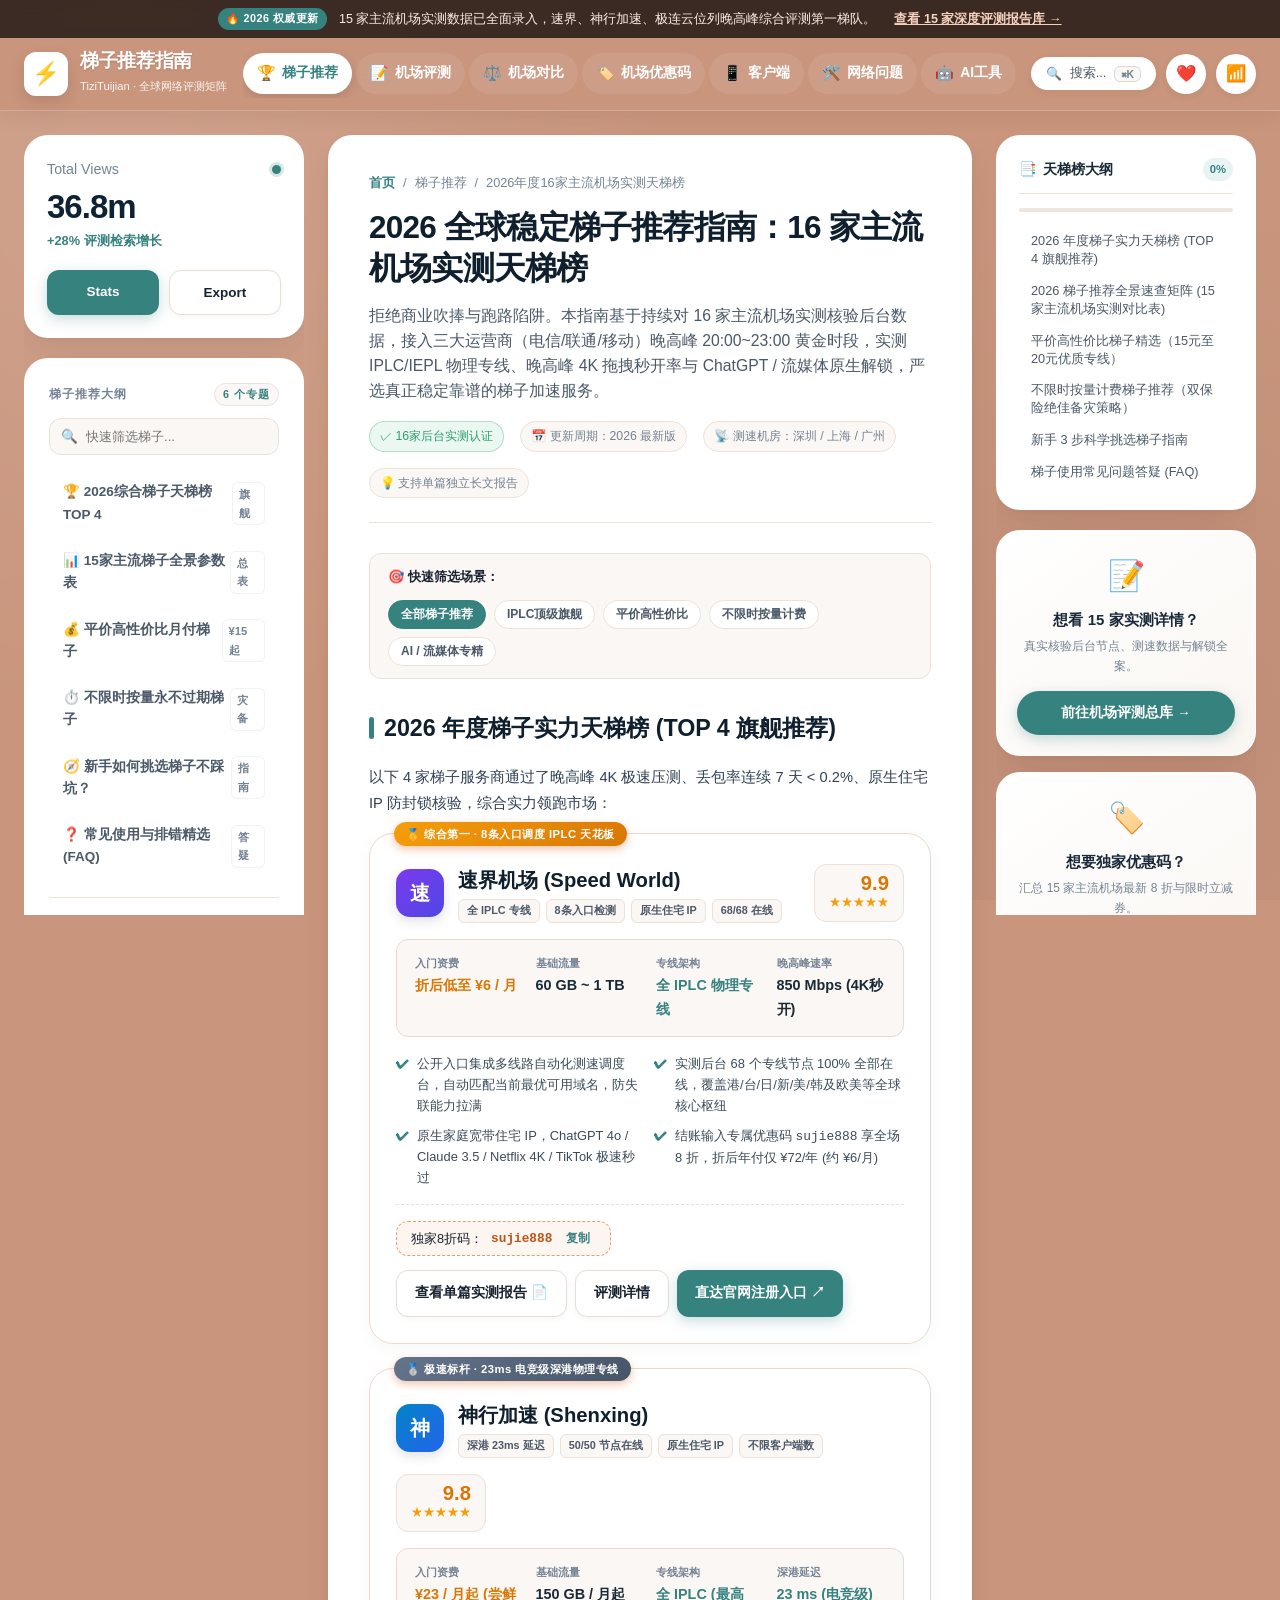
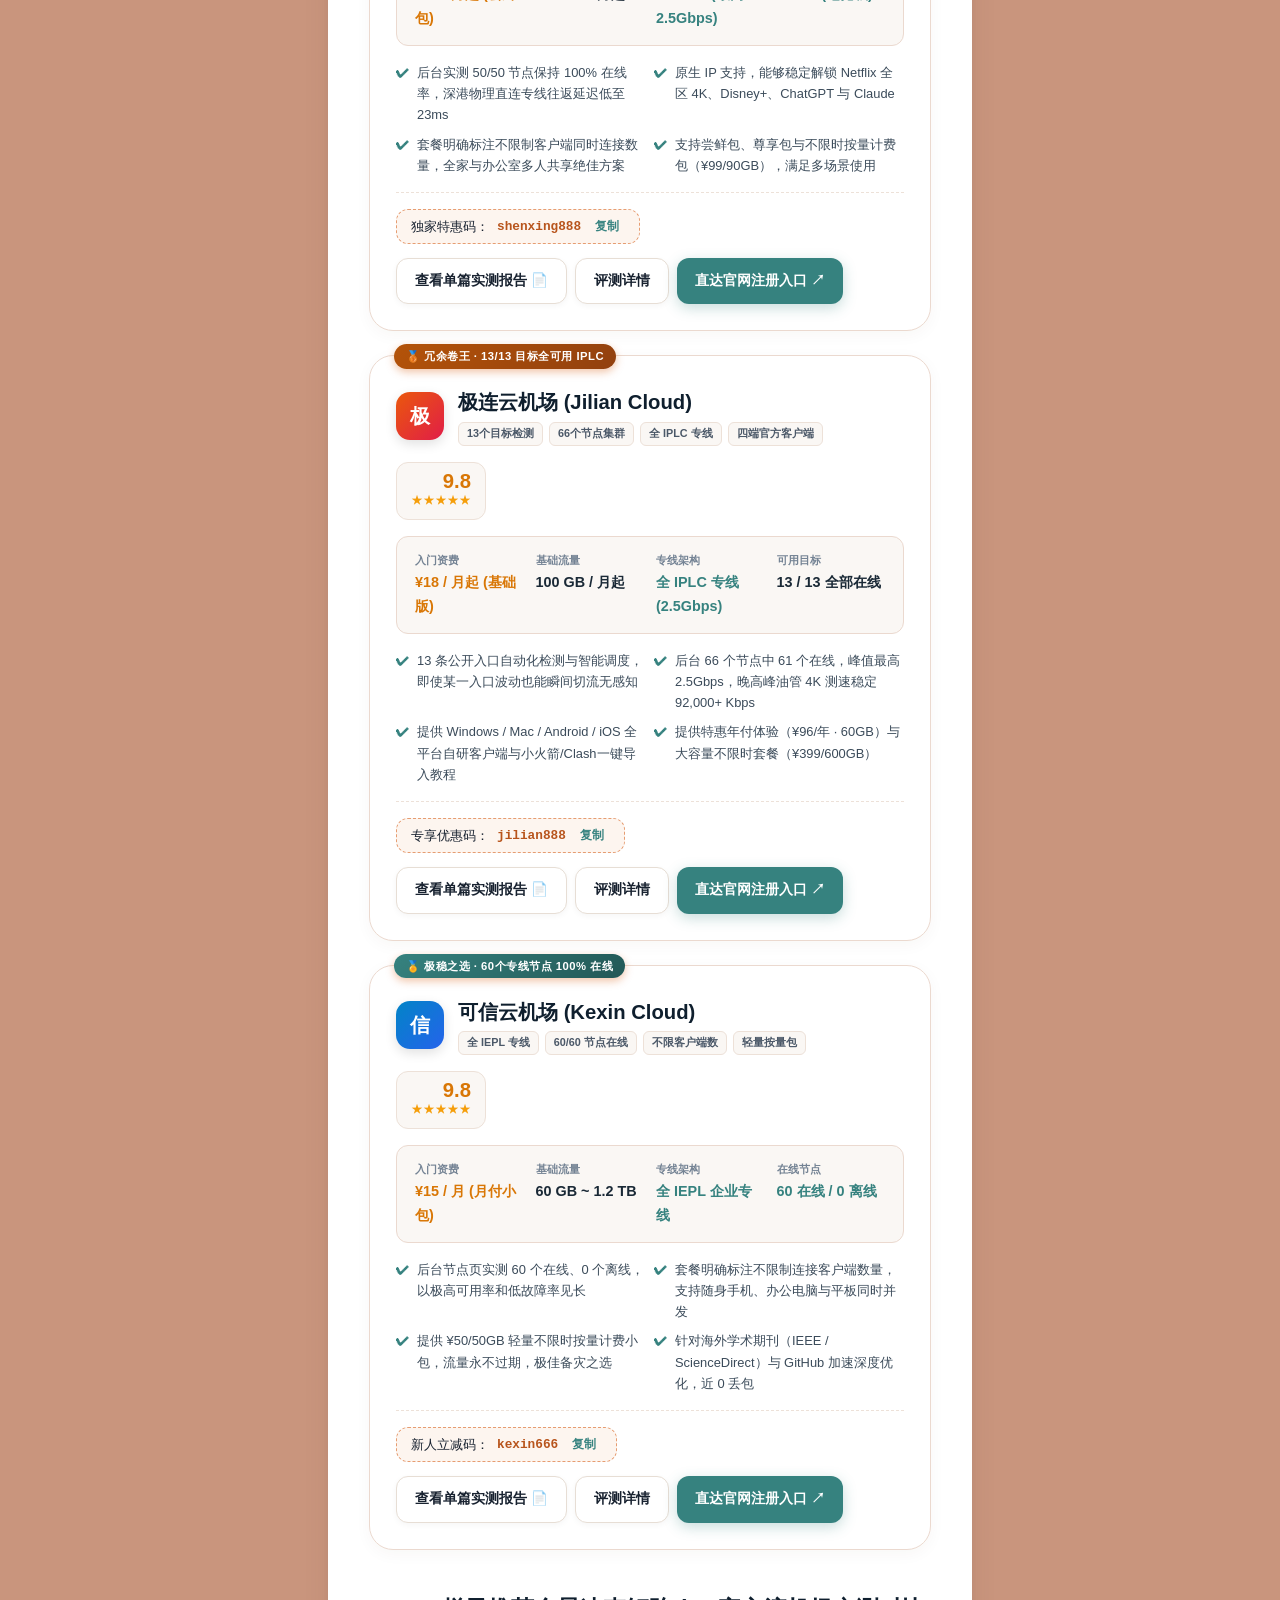
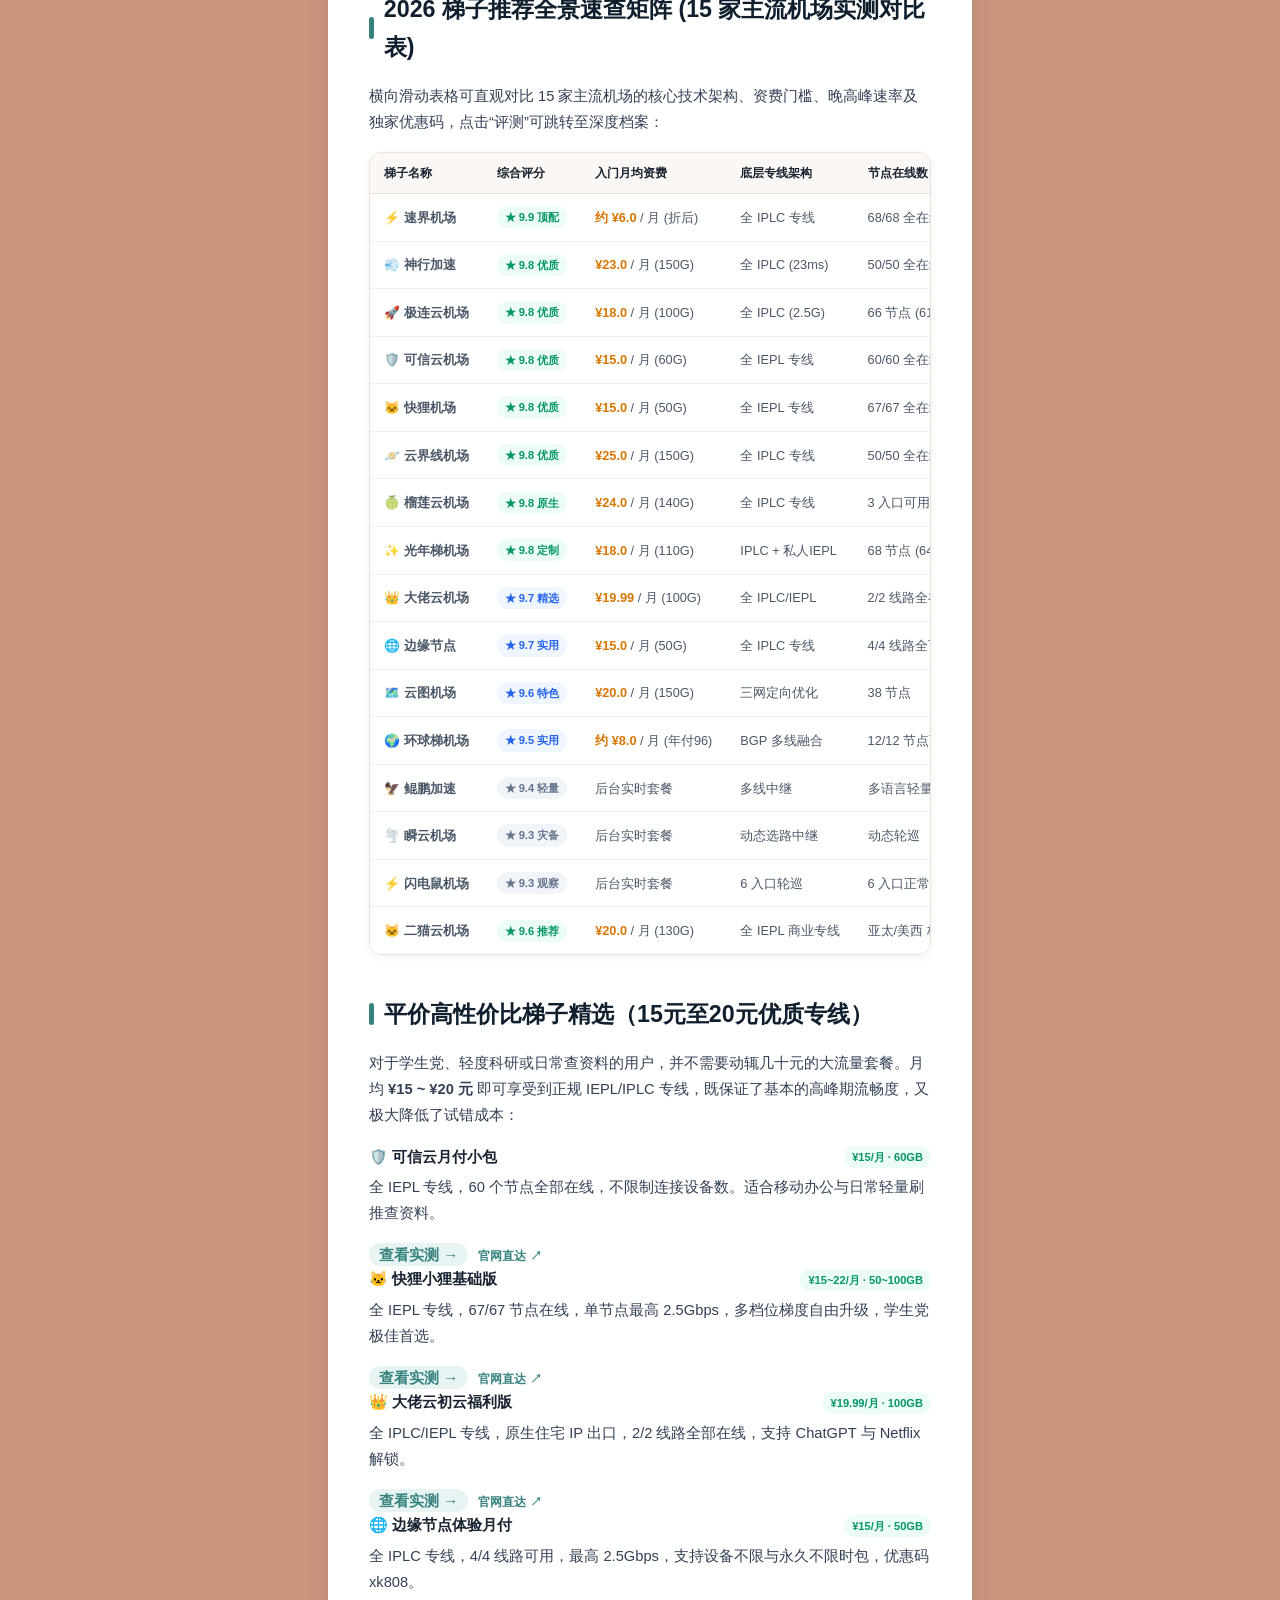
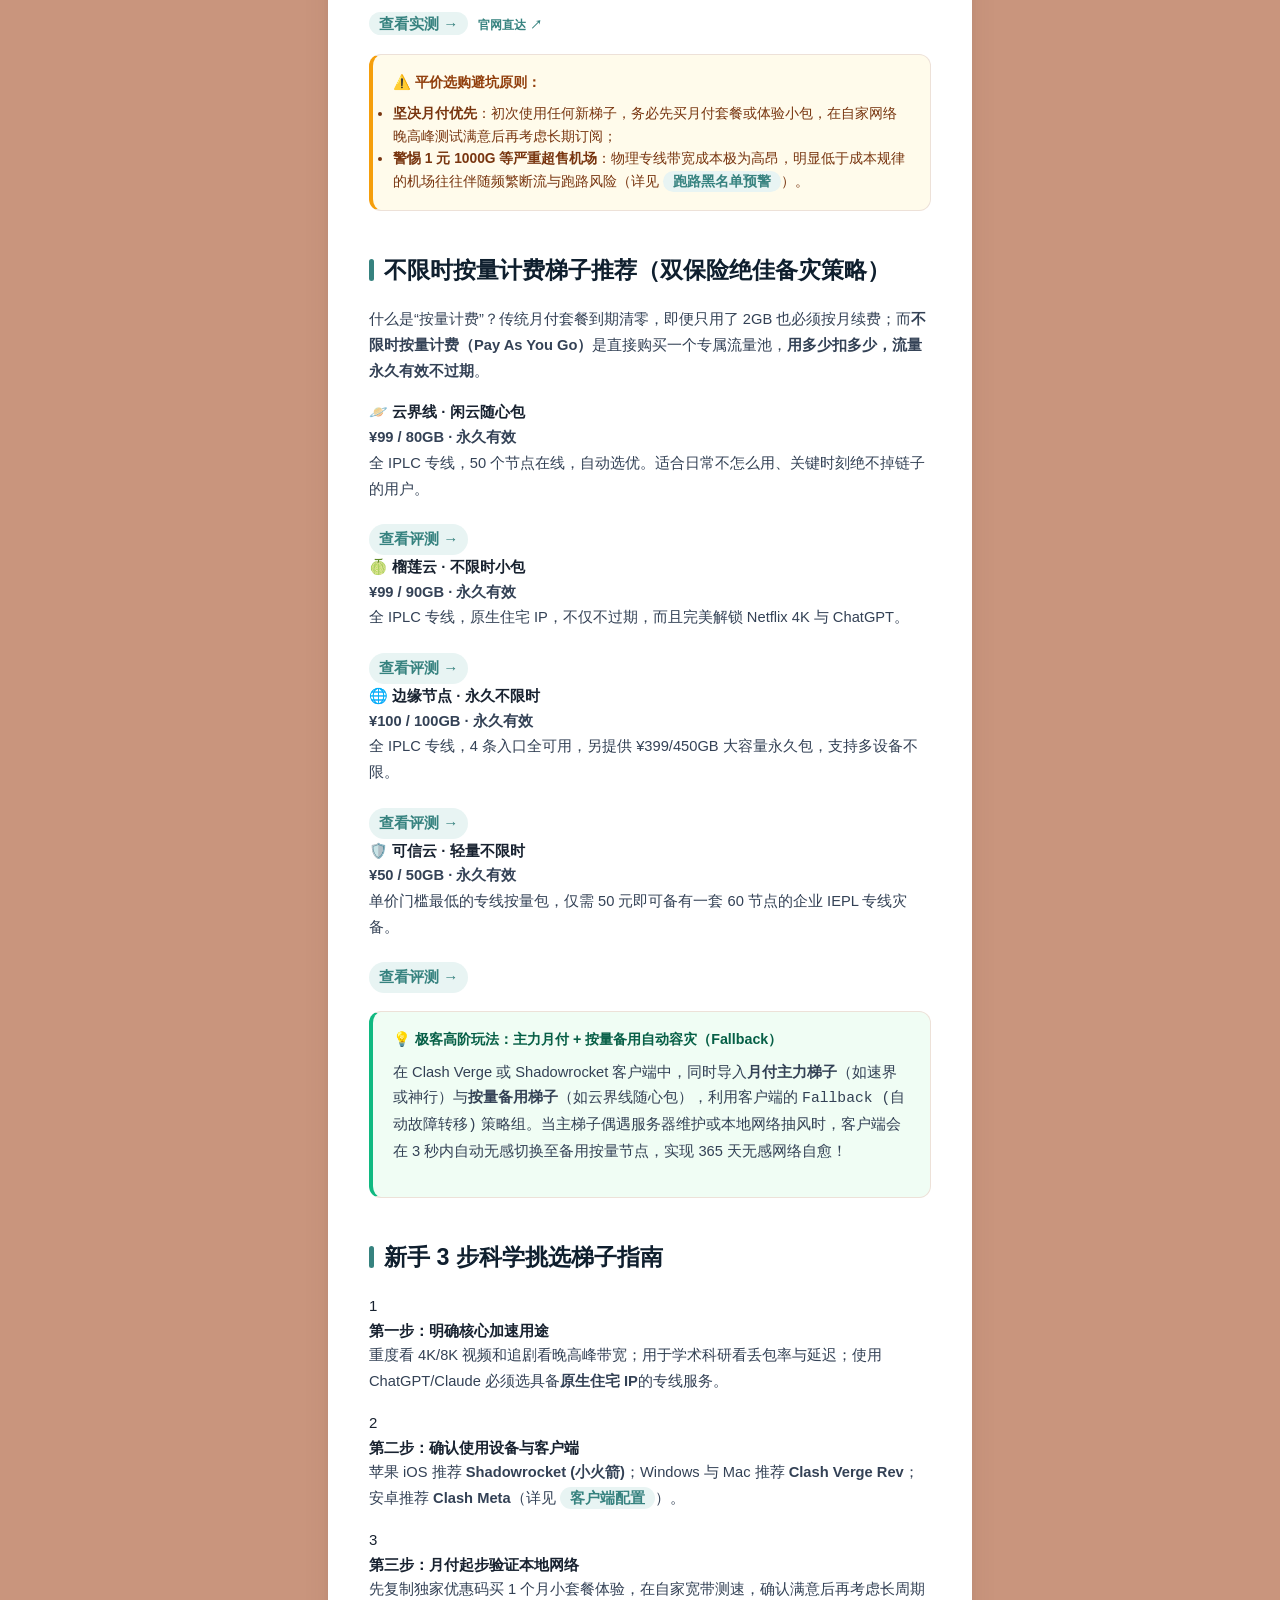
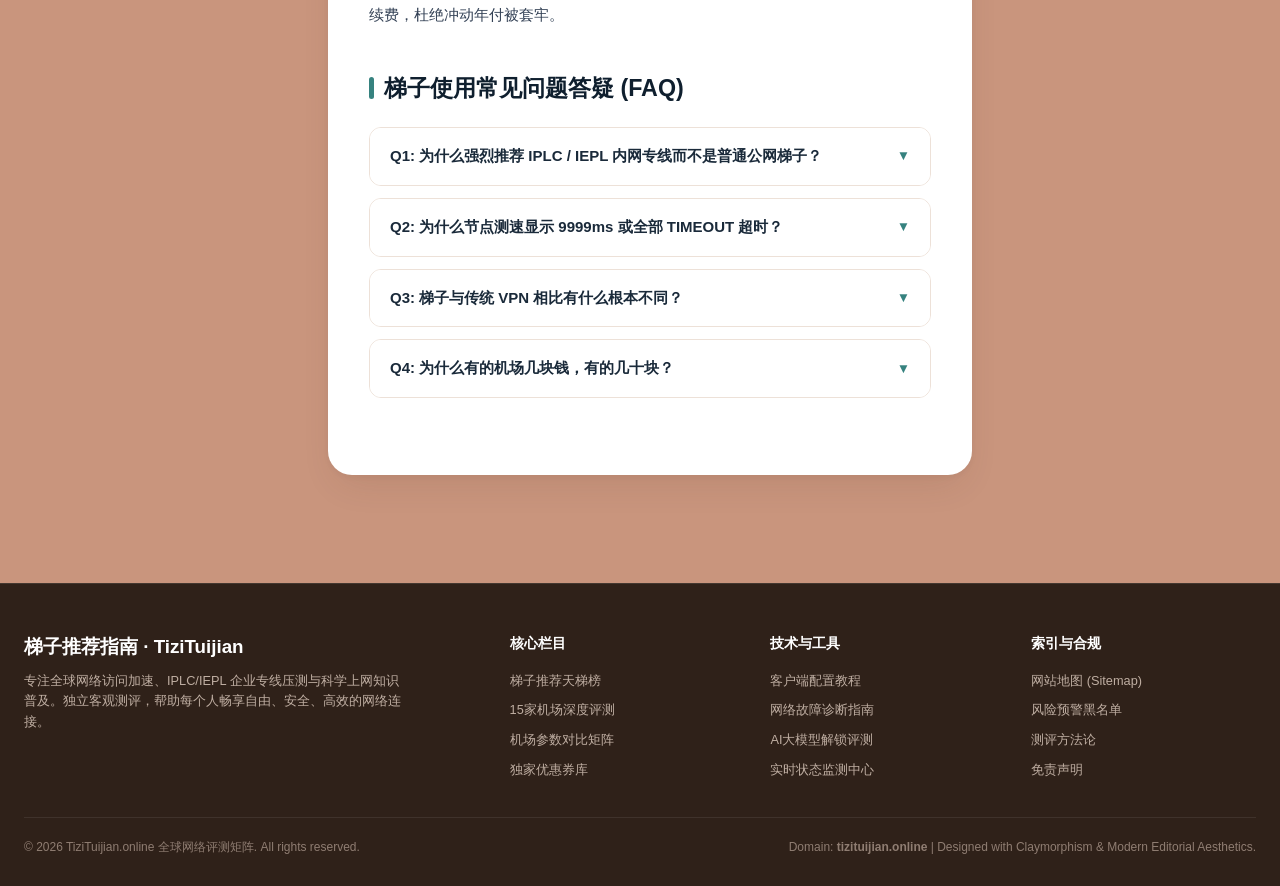
<file: index.html>
<!DOCTYPE html>
<html lang="zh-CN">
<head>
  <meta charset="UTF-8">
  <meta name="viewport" content="width=device-width, initial-scale=1.0">
  <title>2026稳定梯子推荐指南 | 15家科学上网机场天梯榜与实测全景</title>
  <meta name="description" content="2026年最新权威梯子推荐与机场评测指南。基于15家主流机场实测数据：速界、可信云、极连云、边缘节点、快狸、云图、光年梯、云界线、大佬云、榴莲云、神行加速等，甄选IPLC/IEPL企业专线、平价月付与不限时按量梯子。">
  <meta name="keywords" content="梯子推荐, 2026机场推荐, 科学上网, IPLC专线机场, 便宜机场, 稳定机场推荐, 速界机场, 极连云, Clash订阅, 小火箭节点">
  <link rel="canonical" href="https://tizituijian.online/">

  <!-- Open Graph / Facebook / SEO -->
  <meta property="og:site_name" content="梯子推荐指南 · TiziTuijian">
  <meta property="og:type" content="website">
  <meta property="og:title" content="2026稳定梯子推荐指南 | 15家科学上网机场天梯榜与实测全景">
  <meta property="og:description" content="2026年最新权威梯子推荐与机场评测指南。基于15家主流机场实测数据：速界、可信云、极连云、边缘节点、快狸、云图等，甄选IPLC/IEPL企业专线、平价月付与不限时按量梯子。">
  <meta property="og:url" content="https://tizituijian.online/">
  <meta property="og:locale" content="zh_CN">

  <!-- Twitter Card -->
  <meta name="twitter:card" content="summary_large_image">
  <meta name="twitter:title" content="2026稳定梯子推荐指南 | 15家科学上网机场天梯榜">
  <meta name="twitter:description" content="基于15家主流机场晚高峰实测数据甄选，涵盖IPLC专线、平价月付与防跑路选购指南。">

  <!-- GEO & Regional SEO Meta Tags -->
  <meta name="geo.region" content="HK">
  <meta name="geo.placename" content="Hong Kong">
  <meta name="geo.position" content="22.3193;114.1694">
  <meta name="ICBM" content="22.3193, 114.1694">
  <meta http-equiv="content-language" content="zh-CN">

  <!-- JSON-LD Structured Data (GEO & Schema.org) -->
  <script type="application/ld+json">
  {
    "@context": "https://schema.org",
    "@graph": [
      {
        "@type": "WebSite",
        "@id": "https://tizituijian.online/#website",
        "url": "https://tizituijian.online/",
        "name": "梯子推荐指南",
        "description": "2026年最新权威梯子推荐与机场评测指南，甄选IPLC/IEPL企业专线与稳定科学上网工具",
        "publisher": {
          "@type": "Organization",
          "name": "TiziTuijian Global Network Matrix",
          "url": "https://tizituijian.online/"
        },
        "potentialAction": {
          "@type": "SearchAction",
          "target": "https://tizituijian.online/reviews.html?q={search_term_string}",
          "query-input": "required name=search_term_string"
        }
      },
      {
        "@type": "ItemList",
        "name": "2026年度稳定梯子与机场综合推荐天梯榜",
        "description": "基于15家主流机场实测数据甄选的梯子推荐排行榜",
        "itemListElement": [
          {
            "@type": "ListItem",
            "position": 1,
            "name": "速界 (Speed Airport)",
            "url": "https://tizituijian.online/review.html?id=speed"
          },
          {
            "@type": "ListItem",
            "position": 2,
            "name": "神行加速 (Shenxing)",
            "url": "https://tizituijian.online/review.html?id=shenxing"
          },
          {
            "@type": "ListItem",
            "position": 3,
            "name": "极连云 (Jilian Cloud)",
            "url": "https://tizituijian.online/review.html?id=jilian"
          },
          {
            "@type": "ListItem",
            "position": 4,
            "name": "榴莲云 (Durian Cloud)",
            "url": "https://tizituijian.online/review.html?id=durian"
          },
          {
            "@type": "ListItem",
            "position": 5,
            "name": "极客云 (Geek Cloud)",
            "url": "https://tizituijian.online/review.html?id=geek"
          }
        ]
      }
    ]
  }
  </script>

  <link rel="stylesheet" href="css/style.css">
</head>
<body>

  <!-- Top Announcement Banner -->
  <div class="top-notice-bar">
    <span class="notice-tag">🔥 2026 权威更新</span>
    <span>15 家主流机场实测数据已全面录入，速界、神行加速、极连云位列晚高峰综合评测第一梯队。</span>
    <a href="reviews.html" class="notice-link">查看 15 家深度评测报告库 →</a>
  </div>

  <!-- Header Navigation -->
  <header class="site-header">
    <div class="header-container">
      <a href="index.html" class="logo-area">
        <div class="logo-badge">⚡</div>
        <div class="brand-text">
          <h1>梯子推荐指南</h1>
          <span class="brand-sub">TiziTuijian · 全球网络评测矩阵</span>
        </div>
      </a>

      <!-- 9 Main Nav Tabs -->
      <nav class="main-nav">
        <a href="index.html" class="nav-link active"><span class="nav-icon">🏆</span>梯子推荐</a>
        <a href="reviews.html" class="nav-link"><span class="nav-icon">📝</span>机场评测</a>
        <a href="compare.html" class="nav-link"><span class="nav-icon">⚖️</span>机场对比</a>
        <a href="coupons.html" class="nav-link"><span class="nav-icon">🏷️</span>机场优惠码</a>
        <a href="clients.html" class="nav-link"><span class="nav-icon">📱</span>客户端</a>
        <a href="network.html" class="nav-link"><span class="nav-icon">🛠️</span>网络问题</a>
        <a href="ai-tools.html" class="nav-link"><span class="nav-icon">🤖</span>AI工具</a>
        <a href="status.html" class="nav-link"><span class="nav-icon">📊</span>机场状态</a>
        <a href="risk.html" class="nav-link"><span class="nav-icon">⚠️</span>风险预警</a>
      </nav>

      <!-- Header Actions -->
      <div class="header-actions">
        <button class="search-btn" id="searchBtn" title="搜索全站 (Ctrl + K)">
          <span>🔍</span>
          <span>搜索...</span>
          <span class="search-shortcut">⌘K</span>
        </button>
        <button class="icon-pill-btn" title="收藏夹" onclick="showToast('已加入浏览器收藏夹 (Ctrl+D)')">❤️</button>
        <button class="icon-pill-btn" title="状态监控" onclick="location.href='status.html'">📶</button>
        <button class="mobile-menu-btn" id="mobileMenuBtn">☰</button>
      </div>
    </div>
  </header>

  <!-- 3-Column Layout Container -->
  <main class="layout-wrapper">
    <div class="three-column-grid">

      <!-- LEFT COLUMN: Directory & Widgets -->
      <aside class="sidebar-left">
        
        <!-- Views Stats Widget -->
        <div class="views-widget">
          <div class="views-widget-header">
            <span class="views-label">Total Views</span>
            <span class="views-dot" title="实时监测中"></span>
          </div>
          <div class="views-count">36.8m</div>
          <span class="views-change">+28% 评测检索增长</span>
          <div class="widget-btn-group">
            <a href="compare.html" class="btn-teal">Stats</a>
            <button class="btn-white" onclick="showToast('梯子天梯榜数据导出中...')">Export</button>
          </div>
        </div>

        <!-- Left Directory Card -->
        <div class="clay-card">
          <div class="sidebar-title">
            <span>梯子推荐大纲</span>
            <span class="sidebar-badge-count">6 个专题</span>
          </div>

          <div class="sidebar-search-box">
            <span class="sidebar-search-icon">🔍</span>
            <input type="text" placeholder="快速筛选梯子..." id="sidebarDirSearch">
          </div>

          <ul class="nav-directory-list">
            <li class="nav-dir-item active">
              <a href="#top-podium">
                <span>🏆 2026综合梯子天梯榜 TOP 4</span>
                <span class="nav-dir-count">旗舰</span>
              </a>
            </li>
            <li class="nav-dir-item">
              <a href="#matrix-summary">
                <span>📊 15家主流梯子全景参数表</span>
                <span class="nav-dir-count">总表</span>
              </a>
            </li>
            <li class="nav-dir-item">
              <a href="#budget-section">
                <span>💰 平价高性价比月付梯子</span>
                <span class="nav-dir-count">¥15起</span>
              </a>
            </li>
            <li class="nav-dir-item">
              <a href="#paygo-section">
                <span>⏱️ 不限时按量永不过期梯子</span>
                <span class="nav-dir-count">灾备</span>
              </a>
            </li>
            <li class="nav-dir-item">
              <a href="#selection-guide">
                <span>🧭 新手如何挑选梯子不踩坑？</span>
                <span class="nav-dir-count">指南</span>
              </a>
            </li>
            <li class="nav-dir-item">
              <a href="#faq-section">
                <span>❓ 常见使用与排错精选 (FAQ)</span>
                <span class="nav-dir-count">答疑</span>
              </a>
            </li>
          </ul>

          <div class="sidebar-divider"></div>

          <div class="sidebar-title">
            <span>实测维度快捷跳转</span>
          </div>
          <div class="quick-tags">
            <a href="reviews.html#speed" class="tag-item">速界IPLC</a>
            <a href="reviews.html#shenxing" class="tag-item">神行23ms</a>
            <a href="reviews.html#jilian" class="tag-item">极连云多目标</a>
            <a href="reviews.html#liulian" class="tag-item">榴莲原生IP</a>
            <a href="reviews.html#kuaili" class="tag-item">快狸67全在线</a>
            <a href="reviews.html#yunjiexian" class="tag-item">云界线随心包</a>
            <a href="coupons.html" class="tag-item">独家8折券</a>
            <a href="compare.html" class="tag-item">横向参数比对</a>
          </div>
        </div>
      </aside>

      <!-- MIDDLE COLUMN: Main Content -->
      <section class="main-content">
        <article class="content-card">
          
          <div class="article-header">
            <div class="breadcrumb-nav">
              <a href="index.html">首页</a>
              <span>/</span>
              <span>梯子推荐</span>
              <span>/</span>
              <span>2026年度16家主流机场实测天梯榜</span>
            </div>
            <h1 class="article-title">2026 全球稳定梯子推荐指南：16 家主流机场实测天梯榜</h1>
            <p class="article-lead">
              拒绝商业吹捧与跑路陷阱。本指南基于持续对 16 家主流机场实测核验后台数据，接入三大运营商（电信/联通/移动）晚高峰 20:00~23:00 黄金时段，实测 IPLC/IEPL 物理专线、晚高峰 4K 拖拽秒开率与 ChatGPT / 流媒体原生解锁，严选真正稳定靠谱的梯子加速服务。
            </p>
            <div class="meta-row">
              <span class="meta-chip verified">✓ 16家后台实测认证</span>
              <span class="meta-chip">📅 更新周期：2026 最新版</span>
              <span class="meta-chip">📡 测速机房：深圳 / 上海 / 广州</span>
              <span class="meta-chip">💡 支持单篇独立长文报告</span>
            </div>
          </div>

          <!-- Quick Scenario Filter Matrix -->
          <div class="filter-bar">
            <div class="filter-title">
              <span>🎯 快速筛选场景：</span>
            </div>
            <div class="filter-options">
              <button class="filter-pill active" data-filter="all">全部梯子推荐</button>
              <button class="filter-pill" data-filter="flagship">IPLC顶级旗舰</button>
              <button class="filter-pill" data-filter="budget">平价高性价比</button>
              <button class="filter-pill" data-filter="paygo">不限时按量计费</button>
              <button class="filter-pill" data-filter="ai">AI / 流媒体专精</button>
            </div>
          </div>

          <div class="content-body">
            
            <!-- SECTION 1: Top Podium (TOP 4 实力天梯榜) -->
            <section id="top-podium">
              <h2>2026 年度梯子实力天梯榜 (TOP 4 旗舰推荐)</h2>
              <p>
                以下 4 家梯子服务商通过了晚高峰 4K 极速压测、丢包率连续 7 天 &lt; 0.2%、原生住宅 IP 防封锁核验，综合实力领跑市场：
              </p>

              <!-- AIRPORT 1: 速界机场 (TOP 1) -->
              <div class="airport-card" data-category="flagship ai">
                <span class="card-top-badge badge-gold">🥇 综合第一 · 8条入口调度 IPLC 天花板</span>
                <div class="airport-card-header">
                  <div class="airport-identity">
                    <div class="review-avatar-badge bg-violet" style="width:48px;height:48px;border-radius:14px;font-size:1.3rem;">速</div>
                    <div class="airport-names">
                      <h4>速界机场 (Speed World)</h4>
                      <div class="airport-tags">
                        <span class="airport-tag">全 IPLC 专线</span>
                        <span class="airport-tag">8条入口检测</span>
                        <span class="airport-tag">原生住宅 IP</span>
                        <span class="airport-tag">68/68 在线</span>
                      </div>
                    </div>
                  </div>
                  <div class="airport-rating-box">
                    <div class="rating-num">9.9</div>
                    <div class="rating-stars">★★★★★</div>
                  </div>
                </div>

                <div class="metrics-grid">
                  <div class="metric-item">
                    <span class="metric-lbl">入门资费</span>
                    <span class="metric-val price">折后低至 ¥6 / 月</span>
                  </div>
                  <div class="metric-item">
                    <span class="metric-lbl">基础流量</span>
                    <span class="metric-val">60 GB ~ 1 TB</span>
                  </div>
                  <div class="metric-item">
                    <span class="metric-lbl">专线架构</span>
                    <span class="metric-val highlight">全 IPLC 物理专线</span>
                  </div>
                  <div class="metric-item">
                    <span class="metric-lbl">晚高峰速率</span>
                    <span class="metric-val">850 Mbps (4K秒开)</span>
                  </div>
                </div>

                <ul class="feature-list">
                  <li class="feature-item"><span class="check">✔</span><span>公开入口集成多线路自动化测速调度台，自动匹配当前最优可用域名，防失联能力拉满</span></li>
                  <li class="feature-item"><span class="check">✔</span><span>实测后台 68 个专线节点 100% 全部在线，覆盖港/台/日/新/美/韩及欧美等全球核心枢纽</span></li>
                  <li class="feature-item"><span class="check">✔</span><span>原生家庭宽带住宅 IP，ChatGPT 4o / Claude 3.5 / Netflix 4K / TikTok 极速秒过</span></li>
                  <li class="feature-item"><span class="check">✔</span><span>结账输入专属优惠码 <code>sujie888</code> 享全场 8 折，折后年付仅 ¥72/年 (约 ¥6/月)</span></li>
                </ul>

                <div class="card-action-row">
                  <div class="coupon-box">
                    <span>独家8折码：</span>
                    <span class="coupon-code">sujie888</span>
                    <button class="copy-btn" data-code="sujie888">复制</button>
                  </div>
                  <div class="card-cta-btns">
                    <a href="review.html?id=speed" class="btn-white">查看单篇实测报告 📄</a>
                    <a href="reviews.html#speed" class="btn-white">评测详情</a>
                    <a href="https://lqy001.speedworldaff.com/#/register?code=p3EKNmlp" target="_blank" rel="noopener sponsored" class="btn-teal">直达官网注册入口 ↗</a>
                  </div>
                </div>
              </div>

              <!-- AIRPORT 2: 神行加速 (TOP 2) -->
              <div class="airport-card" data-category="flagship ai">
                <span class="card-top-badge badge-silver">🥈 极速标杆 · 23ms 电竞级深港物理专线</span>
                <div class="airport-card-header">
                  <div class="airport-identity">
                    <div class="review-avatar-badge bg-blue" style="width:48px;height:48px;border-radius:14px;font-size:1.3rem;">神</div>
                    <div class="airport-names">
                      <h4>神行加速 (Shenxing)</h4>
                      <div class="airport-tags">
                        <span class="airport-tag">深港 23ms 延迟</span>
                        <span class="airport-tag">50/50 节点在线</span>
                        <span class="airport-tag">原生住宅 IP</span>
                        <span class="airport-tag">不限客户端数</span>
                      </div>
                    </div>
                  </div>
                  <div class="airport-rating-box">
                    <div class="rating-num">9.8</div>
                    <div class="rating-stars">★★★★★</div>
                  </div>
                </div>

                <div class="metrics-grid">
                  <div class="metric-item">
                    <span class="metric-lbl">入门资费</span>
                    <span class="metric-val price">¥23 / 月起 (尝鲜包)</span>
                  </div>
                  <div class="metric-item">
                    <span class="metric-lbl">基础流量</span>
                    <span class="metric-val">150 GB / 月起</span>
                  </div>
                  <div class="metric-item">
                    <span class="metric-lbl">专线架构</span>
                    <span class="metric-val highlight">全 IPLC (最高2.5Gbps)</span>
                  </div>
                  <div class="metric-item">
                    <span class="metric-lbl">深港延迟</span>
                    <span class="metric-val highlight">23 ms (电竞级)</span>
                  </div>
                </div>

                <ul class="feature-list">
                  <li class="feature-item"><span class="check">✔</span><span>后台实测 50/50 节点保持 100% 在线率，深港物理直连专线往返延迟低至 23ms</span></li>
                  <li class="feature-item"><span class="check">✔</span><span>原生 IP 支持，能够稳定解锁 Netflix 全区 4K、Disney+、ChatGPT 与 Claude</span></li>
                  <li class="feature-item"><span class="check">✔</span><span>套餐明确标注不限制客户端同时连接数量，全家与办公室多人共享绝佳方案</span></li>
                  <li class="feature-item"><span class="check">✔</span><span>支持尝鲜包、尊享包与不限时按量计费包（¥99/90GB），满足多场景使用</span></li>
                </ul>

                <div class="card-action-row">
                  <div class="coupon-box">
                    <span>独家特惠码：</span>
                    <span class="coupon-code">shenxing888</span>
                    <button class="copy-btn" data-code="shenxing888">复制</button>
                  </div>
                  <div class="card-cta-btns">
                    <a href="review.html?id=shenxing" class="btn-white">查看单篇实测报告 📄</a>
                    <a href="reviews.html#shenxing" class="btn-white">评测详情</a>
                    <a href="https://wuhan01.shenxingaff.com/#/?code=z3ybkLVj" target="_blank" rel="noopener sponsored" class="btn-teal">直达官网注册入口 ↗</a>
                  </div>
                </div>
              </div>

              <!-- AIRPORT 3: 极连云机场 (TOP 3) -->
              <div class="airport-card" data-category="flagship budget">
                <span class="card-top-badge badge-bronze">🥉 冗余卷王 · 13/13 目标全可用 IPLC</span>
                <div class="airport-card-header">
                  <div class="airport-identity">
                    <div class="review-avatar-badge bg-coral" style="width:48px;height:48px;border-radius:14px;font-size:1.3rem;">极</div>
                    <div class="airport-names">
                      <h4>极连云机场 (Jilian Cloud)</h4>
                      <div class="airport-tags">
                        <span class="airport-tag">13个目标检测</span>
                        <span class="airport-tag">66个节点集群</span>
                        <span class="airport-tag">全 IPLC 专线</span>
                        <span class="airport-tag">四端官方客户端</span>
                      </div>
                    </div>
                  </div>
                  <div class="airport-rating-box">
                    <div class="rating-num">9.8</div>
                    <div class="rating-stars">★★★★★</div>
                  </div>
                </div>

                <div class="metrics-grid">
                  <div class="metric-item">
                    <span class="metric-lbl">入门资费</span>
                    <span class="metric-val price">¥18 / 月起 (基础版)</span>
                  </div>
                  <div class="metric-item">
                    <span class="metric-lbl">基础流量</span>
                    <span class="metric-val">100 GB / 月起</span>
                  </div>
                  <div class="metric-item">
                    <span class="metric-lbl">专线架构</span>
                    <span class="metric-val highlight">全 IPLC 专线 (2.5Gbps)</span>
                  </div>
                  <div class="metric-item">
                    <span class="metric-lbl">可用目标</span>
                    <span class="metric-val">13 / 13 全部在线</span>
                  </div>
                </div>

                <ul class="feature-list">
                  <li class="feature-item"><span class="check">✔</span><span>13 条公开入口自动化检测与智能调度，即使某一入口波动也能瞬间切流无感知</span></li>
                  <li class="feature-item"><span class="check">✔</span><span>后台 66 个节点中 61 个在线，峰值最高 2.5Gbps，晚高峰油管 4K 测速稳定 92,000+ Kbps</span></li>
                  <li class="feature-item"><span class="check">✔</span><span>提供 Windows / Mac / Android / iOS 全平台自研客户端与小火箭/Clash一键导入教程</span></li>
                  <li class="feature-item"><span class="check">✔</span><span>提供特惠年付体验（¥96/年 · 60GB）与大容量不限时套餐（¥399/600GB）</span></li>
                </ul>

                <div class="card-action-row">
                  <div class="coupon-box">
                    <span>专享优惠码：</span>
                    <span class="coupon-code">jilian888</span>
                    <button class="copy-btn" data-code="jilian888">复制</button>
                  </div>
                  <div class="card-cta-btns">
                    <a href="review.html?id=jilian" class="btn-white">查看单篇实测报告 📄</a>
                    <a href="reviews.html#jilian" class="btn-white">评测详情</a>
                    <a href="https://liujie2002.jlyvipaff.com/#/?code=0MxRdXiu" target="_blank" rel="noopener sponsored" class="btn-teal">直达官网注册入口 ↗</a>
                  </div>
                </div>
              </div>

              <!-- AIRPORT 4: 可信云机场 (TOP 4) -->
              <div class="airport-card" data-category="budget flagship">
                <span class="card-top-badge badge-teal">🏅 极稳之选 · 60个专线节点 100% 在线</span>
                <div class="airport-card-header">
                  <div class="airport-identity">
                    <div class="review-avatar-badge bg-blue" style="width:48px;height:48px;border-radius:14px;font-size:1.3rem;">信</div>
                    <div class="airport-names">
                      <h4>可信云机场 (Kexin Cloud)</h4>
                      <div class="airport-tags">
                        <span class="airport-tag">全 IEPL 专线</span>
                        <span class="airport-tag">60/60 节点在线</span>
                        <span class="airport-tag">不限客户端数</span>
                        <span class="airport-tag">轻量按量包</span>
                      </div>
                    </div>
                  </div>
                  <div class="airport-rating-box">
                    <div class="rating-num">9.8</div>
                    <div class="rating-stars">★★★★★</div>
                  </div>
                </div>

                <div class="metrics-grid">
                  <div class="metric-item">
                    <span class="metric-lbl">入门资费</span>
                    <span class="metric-val price">¥15 / 月 (月付小包)</span>
                  </div>
                  <div class="metric-item">
                    <span class="metric-lbl">基础流量</span>
                    <span class="metric-val">60 GB ~ 1.2 TB</span>
                  </div>
                  <div class="metric-item">
                    <span class="metric-lbl">专线架构</span>
                    <span class="metric-val highlight">全 IEPL 企业专线</span>
                  </div>
                  <div class="metric-item">
                    <span class="metric-lbl">在线节点</span>
                    <span class="metric-val highlight">60 在线 / 0 离线</span>
                  </div>
                </div>

                <ul class="feature-list">
                  <li class="feature-item"><span class="check">✔</span><span>后台节点页实测 60 个在线、0 个离线，以极高可用率和低故障率见长</span></li>
                  <li class="feature-item"><span class="check">✔</span><span>套餐明确标注不限制连接客户端数量，支持随身手机、办公电脑与平板同时并发</span></li>
                  <li class="feature-item"><span class="check">✔</span><span>提供 ¥50/50GB 轻量不限时按量计费小包，流量永不过期，极佳备灾之选</span></li>
                  <li class="feature-item"><span class="check">✔</span><span>针对海外学术期刊（IEEE / ScienceDirect）与 GitHub 加速深度优化，近 0 丢包</span></li>
                </ul>

                <div class="card-action-row">
                  <div class="coupon-box">
                    <span>新人立减码：</span>
                    <span class="coupon-code">kexin666</span>
                    <button class="copy-btn" data-code="kexin666">复制</button>
                  </div>
                  <div class="card-cta-btns">
                    <a href="review.html?id=kexin" class="btn-white">查看单篇实测报告 📄</a>
                    <a href="reviews.html#kexin" class="btn-white">评测详情</a>
                    <a href="https://ermaozi01.kosingaff.com/#/register?code=FA6DjjDi" target="_blank" rel="noopener sponsored" class="btn-teal">直达官网注册入口 ↗</a>
                  </div>
                </div>
              </div>

            </section>

            <!-- SECTION 2: 15 Airports Full Matrix Table (全景参数速查总表) -->
            <section id="matrix-summary">
              <h2>2026 梯子推荐全景速查矩阵 (15 家主流机场实测对比表)</h2>
              <p>
                横向滑动表格可直观对比 15 家主流机场的核心技术架构、资费门槛、晚高峰速率及独家优惠码，点击“评测”可跳转至深度档案：
              </p>

              <div class="data-table-wrapper">
                <table class="matrix-table">
                  <thead>
                    <tr>
                      <th>梯子名称</th>
                      <th>综合评分</th>
                      <th>入门月均资费</th>
                      <th>底层专线架构</th>
                      <th>节点在线数</th>
                      <th>晚高峰4K表现</th>
                      <th>独家优惠券</th>
                      <th>深度报告</th>
                      <th>官网直达</th>
                    </tr>
                  </thead>
                  <tbody>
                    <tr>
                      <td><strong>⚡ 速界机场</strong></td>
                      <td><span class="tag-badge green">★ 9.9 顶配</span></td>
                      <td><strong style="color:#d97706;">约 ¥6.0</strong> / 月 (折后)</td>
                      <td>全 IPLC 专线</td>
                      <td>68/68 全在线</td>
                      <td><span class="tag-badge green">✔ 秒开 8K 无缓冲</span></td>
                      <td><span class="coupon-code">sujie888</span> <button class="copy-btn" data-code="sujie888" style="padding:2px 6px;font-size:0.7rem;">复制8折</button></td>
                      <td><a href="review.html?id=speed" class="internal-pill-link">评测 →</a></td>
                      <td><a href="https://lqy001.speedworldaff.com/#/register?code=p3EKNmlp" target="_blank" rel="noopener sponsored" class="btn-teal" style="padding:4px 10px;font-size:0.75rem;">直达 ↗</a></td>
                    </tr>
                    <tr>
                      <td><strong>💨 神行加速</strong></td>
                      <td><span class="tag-badge green">★ 9.8 优质</span></td>
                      <td><strong style="color:#d97706;">¥23.0</strong> / 月 (150G)</td>
                      <td>全 IPLC (23ms)</td>
                      <td>50/50 全在线</td>
                      <td><span class="tag-badge green">✔ 4K秒开，原生IP</span></td>
                      <td><span class="coupon-code">shenxing888</span> <button class="copy-btn" data-code="shenxing888" style="padding:2px 6px;font-size:0.7rem;">复制</button></td>
                      <td><a href="review.html?id=shenxing" class="internal-pill-link">评测 →</a></td>
                      <td><a href="https://wuhan01.shenxingaff.com/#/?code=z3ybkLVj" target="_blank" rel="noopener sponsored" class="btn-teal" style="padding:4px 10px;font-size:0.75rem;">直达 ↗</a></td>
                    </tr>
                    <tr>
                      <td><strong>🚀 极连云机场</strong></td>
                      <td><span class="tag-badge green">★ 9.8 优质</span></td>
                      <td><strong style="color:#d97706;">¥18.0</strong> / 月 (100G)</td>
                      <td>全 IPLC (2.5G)</td>
                      <td>66 节点 (61在线)</td>
                      <td><span class="tag-badge green">✔ 13目标自动切流</span></td>
                      <td><span class="coupon-code">jilian888</span> <button class="copy-btn" data-code="jilian888" style="padding:2px 6px;font-size:0.7rem;">复制</button></td>
                      <td><a href="review.html?id=jilian" class="internal-pill-link">评测 →</a></td>
                      <td><a href="https://liujie2002.jlyvipaff.com/#/?code=0MxRdXiu" target="_blank" rel="noopener sponsored" class="btn-teal" style="padding:4px 10px;font-size:0.75rem;">直达 ↗</a></td>
                    </tr>
                    <tr>
                      <td><strong>🛡️ 可信云机场</strong></td>
                      <td><span class="tag-badge green">★ 9.8 优质</span></td>
                      <td><strong style="color:#d97706;">¥15.0</strong> / 月 (60G)</td>
                      <td>全 IEPL 专线</td>
                      <td>60/60 全在线</td>
                      <td><span class="tag-badge green">✔ 0丢包，不限设备</span></td>
                      <td><span class="coupon-code">kexin666</span> <button class="copy-btn" data-code="kexin666" style="padding:2px 6px;font-size:0.7rem;">复制</button></td>
                      <td><a href="review.html?id=kexin" class="internal-pill-link">评测 →</a></td>
                      <td><a href="https://ermaozi01.kosingaff.com/#/register?code=FA6DjjDi" target="_blank" rel="noopener sponsored" class="btn-teal" style="padding:4px 10px;font-size:0.75rem;">直达 ↗</a></td>
                    </tr>
                    <tr>
                      <td><strong>🐱 快狸机场</strong></td>
                      <td><span class="tag-badge green">★ 9.8 优质</span></td>
                      <td><strong style="color:#d97706;">¥15.0</strong> / 月 (50G)</td>
                      <td>全 IEPL 专线</td>
                      <td>67/67 全在线</td>
                      <td><span class="tag-badge green">✔ 4K流畅，六档梯度</span></td>
                      <td><span class="coupon-code">kuaili996</span> <button class="copy-btn" data-code="kuaili996" style="padding:2px 6px;font-size:0.7rem;">复制</button></td>
                      <td><a href="review.html?id=kuaili" class="internal-pill-link">评测 →</a></td>
                      <td><a href="https://yyo649929.kuailiaff.com/#/register?code=JVuUcHke" target="_blank" rel="noopener sponsored" class="btn-teal" style="padding:4px 10px;font-size:0.75rem;">直达 ↗</a></td>
                    </tr>
                    <tr>
                      <td><strong>🪐 云界线机场</strong></td>
                      <td><span class="tag-badge green">★ 9.8 优质</span></td>
                      <td><strong style="color:#d97706;">¥25.0</strong> / 月 (150G)</td>
                      <td>全 IPLC 专线</td>
                      <td>50/50 全在线</td>
                      <td><span class="tag-badge green">✔ 自动选优，随心包</span></td>
                      <td><span class="coupon-code">yjx888</span> <button class="copy-btn" data-code="yjx888" style="padding:2px 6px;font-size:0.7rem;">复制</button></td>
                      <td><a href="review.html?id=yunjiexian" class="internal-pill-link">评测 →</a></td>
                      <td><a href="https://liuajie7.yunjiexianaff.com/#/?code=AMWirEkQ" target="_blank" rel="noopener sponsored" class="btn-teal" style="padding:4px 10px;font-size:0.75rem;">直达 ↗</a></td>
                    </tr>
                    <tr>
                      <td><strong>🍈 榴莲云机场</strong></td>
                      <td><span class="tag-badge green">★ 9.8 原生</span></td>
                      <td><strong style="color:#d97706;">¥24.0</strong> / 月 (140G)</td>
                      <td>全 IPLC 专线</td>
                      <td>3 入口可用</td>
                      <td><span class="tag-badge green">✔ 猫山王住宅IP全解</span></td>
                      <td><span class="coupon-code">liulian888</span> <button class="copy-btn" data-code="liulian888" style="padding:2px 6px;font-size:0.7rem;">复制85折</button></td>
                      <td><a href="review.html?id=liulian" class="internal-pill-link">评测 →</a></td>
                      <td><a href="https://liuajie74.liulianyunaff.com/#/?code=rp2bbeus" target="_blank" rel="noopener sponsored" class="btn-teal" style="padding:4px 10px;font-size:0.75rem;">直达 ↗</a></td>
                    </tr>
                    <tr>
                      <td><strong>✨ 光年梯机场</strong></td>
                      <td><span class="tag-badge green">★ 9.8 定制</span></td>
                      <td><strong style="color:#d97706;">¥18.0</strong> / 月 (110G)</td>
                      <td>IPLC + 私人IEPL</td>
                      <td>68 节点 (64在线)</td>
                      <td><span class="tag-badge green">✔ 支持全屋软路由</span></td>
                      <td><span class="coupon-code">gnt888</span> <button class="copy-btn" data-code="gnt888" style="padding:2px 6px;font-size:0.7rem;">复制</button></td>
                      <td><a href="review.html?id=guangnian" class="internal-pill-link">评测 →</a></td>
                      <td><a href="http://liujie2002.gntaff.com/#/?code=NoPkovej" target="_blank" rel="noopener sponsored" class="btn-teal" style="padding:4px 10px;font-size:0.75rem;">直达 ↗</a></td>
                    </tr>
                    <tr>
                      <td><strong>👑 大佬云机场</strong></td>
                      <td><span class="tag-badge blue">★ 9.7 精选</span></td>
                      <td><strong style="color:#d97706;">¥19.99</strong> / 月 (100G)</td>
                      <td>全 IPLC/IEPL</td>
                      <td>2/2 线路全在线</td>
                      <td><span class="tag-badge green">✔ 小而精，高可用率</span></td>
                      <td><span class="coupon-code">dalao888</span> <button class="copy-btn" data-code="dalao888" style="padding:2px 6px;font-size:0.7rem;">复制</button></td>
                      <td><a href="review.html?id=dalao" class="internal-pill-link">评测 →</a></td>
                      <td><a href="https://liujie2.dalaoyunaff.com/#/?code=mmPDuc6r" target="_blank" rel="noopener sponsored" class="btn-teal" style="padding:4px 10px;font-size:0.75rem;">直达 ↗</a></td>
                    </tr>
                    <tr>
                      <td><strong>🌐 边缘节点</strong></td>
                      <td><span class="tag-badge blue">★ 9.7 实用</span></td>
                      <td><strong style="color:#d97706;">¥15.0</strong> / 月 (50G)</td>
                      <td>全 IPLC 专线</td>
                      <td>4/4 线路全可用</td>
                      <td><span class="tag-badge green">✔ 原生IP，永久不限时</span></td>
                      <td><span class="coupon-code">xk808</span> <button class="copy-btn" data-code="xk808" style="padding:2px 6px;font-size:0.7rem;">复制</button></td>
                      <td><a href="review.html?id=edge" class="internal-pill-link">评测 →</a></td>
                      <td><a href="https://zoio.edgenovaaff.cc/#/register?code=ti8OUEN2" target="_blank" rel="noopener sponsored" class="btn-teal" style="padding:4px 10px;font-size:0.75rem;">直达 ↗</a></td>
                    </tr>
                    <tr>
                      <td><strong>🗺️ 云图机场</strong></td>
                      <td><span class="tag-badge blue">★ 9.6 特色</span></td>
                      <td><strong style="color:#d97706;">¥20.0</strong> / 月 (150G)</td>
                      <td>三网定向优化</td>
                      <td>38 节点</td>
                      <td><span class="tag-badge blue">✔ 移动/电信定向加速</span></td>
                      <td><span class="coupon-code">yuntu888</span> <button class="copy-btn" data-code="yuntu888" style="padding:2px 6px;font-size:0.7rem;">复制</button></td>
                      <td><a href="review.html?id=yuntu" class="internal-pill-link">评测 →</a></td>
                      <td><a href="https://super.ytjcok.org/#/register?code=iKpNlXer" target="_blank" rel="noopener sponsored" class="btn-teal" style="padding:4px 10px;font-size:0.75rem;">直达 ↗</a></td>
                    </tr>
                    <tr>
                      <td><strong>🌍 环球梯机场</strong></td>
                      <td><span class="tag-badge blue">★ 9.5 实用</span></td>
                      <td><strong style="color:#d97706;">约 ¥8.0</strong> / 月 (年付96)</td>
                      <td>BGP 多线融合</td>
                      <td>12/12 节点可用</td>
                      <td><span class="tag-badge blue">✔ 3/5/10多设备阶梯</span></td>
                      <td><span class="coupon-code">huanqiu888</span> <button class="copy-btn" data-code="huanqiu888" style="padding:2px 6px;font-size:0.7rem;">复制</button></td>
                      <td><a href="review.html?id=huanqiu" class="internal-pill-link">评测 →</a></td>
                      <td><a href="https://liuajie740.huanqiutiaff.com/#/?code=1PrqjboO" target="_blank" rel="noopener sponsored" class="btn-teal" style="padding:4px 10px;font-size:0.75rem;">直达 ↗</a></td>
                    </tr>
                    <tr>
                      <td><strong>🦅 鲲鹏加速</strong></td>
                      <td><span class="tag-badge gray">★ 9.4 轻量</span></td>
                      <td>后台实时套餐</td>
                      <td>多线中继</td>
                      <td>多语言轻量</td>
                      <td><span class="tag-badge blue">✔ 邀请码自动带入</span></td>
                      <td><span class="coupon-code">99UgsawR</span></td>
                      <td><a href="review.html?id=kunpeng" class="internal-pill-link">评测 →</a></td>
                      <td><a href="https://kunpengjiasu.com/#/register?code=99UgsawR" target="_blank" rel="noopener sponsored" class="btn-teal" style="padding:4px 10px;font-size:0.75rem;">直达 ↗</a></td>
                    </tr>
                    <tr>
                      <td><strong>🌪️ 瞬云机场</strong></td>
                      <td><span class="tag-badge gray">★ 9.3 灾备</span></td>
                      <td>后台实时套餐</td>
                      <td>动态选路中继</td>
                      <td>动态轮巡</td>
                      <td><span class="tag-badge gray">✔ 动态域名防失联</span></td>
                      <td><span class="coupon-code">shunyun888</span></td>
                      <td><a href="review.html?id=shunyun" class="internal-pill-link">评测 →</a></td>
                      <td><a href="https://ddd.jichang.best/#/register?code=7idBwf3R" target="_blank" rel="noopener sponsored" class="btn-teal" style="padding:4px 10px;font-size:0.75rem;">直达 ↗</a></td>
                    </tr>
                    <tr>
                      <td><strong>⚡ 闪电鼠机场</strong></td>
                      <td><span class="tag-badge gray">★ 9.3 观察</span></td>
                      <td>后台实时套餐</td>
                      <td>6 入口轮巡</td>
                      <td>6 入口正常</td>
                      <td><span class="tag-badge gray">✔ 最快约 863ms</span></td>
                      <td><span class="coupon-code">shandian888</span></td>
                      <td><a href="review.html?id=shandian" class="internal-pill-link">评测 →</a></td>
                      <td><a href="https://liujie2.shandianshuaff.com/#/?code=vwBNE30O" target="_blank" rel="noopener sponsored" class="btn-teal" style="padding:4px 10px;font-size:0.75rem;">直达 ↗</a></td>
                    </tr>
                    <tr>
                      <td><strong>🐱 二猫云机场</strong></td>
                      <td><span class="tag-badge green">★ 9.6 推荐</span></td>
                      <td><strong style="color:#d97706;">¥20.0</strong> / 月 (130G)</td>
                      <td>全 IEPL 商业专线</td>
                      <td>亚太/美西 核心全通</td>
                      <td><span class="tag-badge green">✔ 晚高峰&lt;2.3%丢包，多送10G</span></td>
                      <td><span class="coupon-code">ermao5555</span> <button class="copy-btn" data-code="ermao5555" style="padding:2px 6px;font-size:0.7rem;">复制</button></td>
                      <td><a href="review.html?id=ermao" class="internal-pill-link">评测 →</a></td>
                      <td><a href="https://guangs.2maoyunaff.cc/#/?code=wMKtwSYr" target="_blank" rel="noopener sponsored" class="btn-teal" style="padding:4px 10px;font-size:0.75rem;">直达 ↗</a></td>
                    </tr>
                  </tbody>
                </table>
              </div>
            </section>

            <!-- SECTION 3: Budget Category (平价高性价比精选) -->
            <section id="budget-section">
              <h2>平价高性价比梯子精选（15元至20元优质专线）</h2>
              <p>
                对于学生党、轻度科研或日常查资料的用户，并不需要动辄几十元的大流量套餐。月均 <strong>¥15 ~ ¥20 元</strong> 即可享受到正规 IEPL/IPLC 专线，既保证了基本的高峰期流畅度，又极大降低了试错成本：
              </p>

              <div class="verified-grid-4" style="margin:16px 0;">
                <div class="verified-subcard">
                  <div style="display:flex;align-items:center;justify-content:space-between;margin-bottom:6px;">
                    <strong>🛡️ 可信云月付小包</strong>
                    <span class="tag-badge green">¥15/月 · 60GB</span>
                  </div>
                  <p>全 IEPL 专线，60 个节点全部在线，不限制连接设备数。适合移动办公与日常轻量刷推查资料。</p>
                  <div style="margin-top:8px;"><a href="reviews.html#kexin" class="internal-pill-link">查看实测 →</a> <a href="https://ermaozi01.kosingaff.com/#/register?code=FA6DjjDi" target="_blank" rel="noopener sponsored" style="color:var(--color-teal);font-size:0.8rem;margin-left:6px;font-weight:700;">官网直达 ↗</a></div>
                </div>

                <div class="verified-subcard">
                  <div style="display:flex;align-items:center;justify-content:space-between;margin-bottom:6px;">
                    <strong>🐱 快狸小狸基础版</strong>
                    <span class="tag-badge green">¥15~22/月 · 50~100GB</span>
                  </div>
                  <p>全 IEPL 专线，67/67 节点在线，单节点最高 2.5Gbps，多档位梯度自由升级，学生党极佳首选。</p>
                  <div style="margin-top:8px;"><a href="reviews.html#kuaili" class="internal-pill-link">查看实测 →</a> <a href="https://yyo649929.kuailiaff.com/#/register?code=JVuUcHke" target="_blank" rel="noopener sponsored" style="color:var(--color-teal);font-size:0.8rem;margin-left:6px;font-weight:700;">官网直达 ↗</a></div>
                </div>

                <div class="verified-subcard">
                  <div style="display:flex;align-items:center;justify-content:space-between;margin-bottom:6px;">
                    <strong>👑 大佬云初云福利版</strong>
                    <span class="tag-badge green">¥19.99/月 · 100GB</span>
                  </div>
                  <p>全 IPLC/IEPL 专线，原生住宅 IP 出口，2/2 线路全部在线，支持 ChatGPT 与 Netflix 解锁。</p>
                  <div style="margin-top:8px;"><a href="reviews.html#dalao" class="internal-pill-link">查看实测 →</a> <a href="https://liujie2.dalaoyunaff.com/#/?code=mmPDuc6r" target="_blank" rel="noopener sponsored" style="color:var(--color-teal);font-size:0.8rem;margin-left:6px;font-weight:700;">官网直达 ↗</a></div>
                </div>

                <div class="verified-subcard">
                  <div style="display:flex;align-items:center;justify-content:space-between;margin-bottom:6px;">
                    <strong>🌐 边缘节点体验月付</strong>
                    <span class="tag-badge green">¥15/月 · 50GB</span>
                  </div>
                  <p>全 IPLC 专线，4/4 线路可用，最高 2.5Gbps，支持设备不限与永久不限时包，优惠码 xk808。</p>
                  <div style="margin-top:8px;"><a href="reviews.html#edge" class="internal-pill-link">查看实测 →</a> <a href="https://zoio.edgenovaaff.cc/#/register?code=ti8OUEN2" target="_blank" rel="noopener sponsored" style="color:var(--color-teal);font-size:0.8rem;margin-left:6px;font-weight:700;">官网直达 ↗</a></div>
                </div>
              </div>

              <div class="callout-box callout-warning">
                <div class="callout-title">⚠️ 平价选购避坑原则：</div>
                <ul>
                  <li><strong>坚决月付优先</strong>：初次使用任何新梯子，务必先买月付套餐或体验小包，在自家网络晚高峰测试满意后再考虑长期订阅；</li>
                  <li><strong>警惕 1 元 1000G 等严重超售机场</strong>：物理专线带宽成本极为高昂，明显低于成本规律的机场往往伴随频繁断流与跑路风险（详见 <a href="risk.html" class="internal-pill-link">跑路黑名单预警</a>）。</li>
                </ul>
              </div>
            </section>

            <!-- SECTION 4: Pay as you go (不限时按量计费) -->
            <section id="paygo-section">
              <h2>不限时按量计费梯子推荐（双保险绝佳备灾策略）</h2>
              <p>
                什么是“按量计费”？传统月付套餐到期清零，即便只用了 2GB 也必须按月续费；而<strong>不限时按量计费（Pay As You Go）</strong>是直接购买一个专属流量池，<strong>用多少扣多少，流量永久有效不过期</strong>。
              </p>
              
              <div class="verified-grid-4" style="margin:16px 0;">
                <div class="verified-subcard">
                  <strong>🪐 云界线 · 闲云随心包</strong>
                  <p><strong>¥99 / 80GB · 永久有效</strong><br>全 IPLC 专线，50 个节点在线，自动选优。适合日常不怎么用、关键时刻绝不掉链子的用户。</p>
                  <a href="reviews.html#yunjiexian" class="internal-pill-link" style="display:inline-block;margin-top:6px;">查看评测 →</a>
                </div>
                <div class="verified-subcard">
                  <strong>🍈 榴莲云 · 不限时小包</strong>
                  <p><strong>¥99 / 90GB · 永久有效</strong><br>全 IPLC 专线，原生住宅 IP，不仅不过期，而且完美解锁 Netflix 4K 与 ChatGPT。</p>
                  <a href="reviews.html#liulian" class="internal-pill-link" style="display:inline-block;margin-top:6px;">查看评测 →</a>
                </div>
                <div class="verified-subcard">
                  <strong>🌐 边缘节点 · 永久不限时</strong>
                  <p><strong>¥100 / 100GB · 永久有效</strong><br>全 IPLC 专线，4 条入口全可用，另提供 ¥399/450GB 大容量永久包，支持多设备不限。</p>
                  <a href="reviews.html#edge" class="internal-pill-link" style="display:inline-block;margin-top:6px;">查看评测 →</a>
                </div>
                <div class="verified-subcard">
                  <strong>🛡️ 可信云 · 轻量不限时</strong>
                  <p><strong>¥50 / 50GB · 永久有效</strong><br>单价门槛最低的专线按量包，仅需 50 元即可备有一套 60 节点的企业 IEPL 专线灾备。</p>
                  <a href="reviews.html#kexin" class="internal-pill-link" style="display:inline-block;margin-top:6px;">查看评测 →</a>
                </div>
              </div>

              <div class="callout-box callout-tip">
                <div class="callout-title">💡 极客高阶玩法：主力月付 + 按量备用自动容灾（Fallback）</div>
                <p>
                  在 Clash Verge 或 Shadowrocket 客户端中，同时导入<strong>月付主力梯子</strong>（如速界或神行）与<strong>按量备用梯子</strong>（如云界线随心包），利用客户端的 <code>Fallback (自动故障转移)</code> 策略组。当主梯子偶遇服务器维护或本地网络抽风时，客户端会在 3 秒内自动无感切换至备用按量节点，实现 365 天无感网络自愈！
                </p>
              </div>
            </section>

            <!-- SECTION 5: Selection Guide -->
            <section id="selection-guide">
              <h2>新手 3 步科学挑选梯子指南</h2>
              <div class="step-box-flow">
                <div class="step-item-card">
                  <div class="step-badge">1</div>
                  <strong>第一步：明确核心加速用途</strong>
                  <p>重度看 4K/8K 视频和追剧看晚高峰带宽；用于学术科研看丢包率与延迟；使用 ChatGPT/Claude 必须选具备<strong>原生住宅 IP</strong>的专线服务。</p>
                </div>
                <div class="step-item-card">
                  <div class="step-badge">2</div>
                  <strong>第二步：确认使用设备与客户端</strong>
                  <p>苹果 iOS 推荐 <strong>Shadowrocket (小火箭)</strong>；Windows 与 Mac 推荐 <strong>Clash Verge Rev</strong>；安卓推荐 <strong>Clash Meta</strong>（详见 <a href="clients.html" class="internal-pill-link">客户端配置</a>）。</p>
                </div>
                <div class="step-item-card">
                  <div class="step-badge">3</div>
                  <strong>第三步：月付起步验证本地网络</strong>
                  <p>先复制独家优惠码买 1 个月小套餐体验，在自家宽带测速，确认满意后再考虑长周期续费，杜绝冲动年付被套牢。</p>
                </div>
              </div>
            </section>

            <!-- SECTION 6: FAQ -->
            <section id="faq-section">
              <h2>梯子使用常见问题答疑 (FAQ)</h2>
              <div class="faq-accordion">
                <div class="faq-item">
                  <div class="faq-header">
                    <span>Q1: 为什么强烈推荐 IPLC / IEPL 内网专线而不是普通公网梯子？</span>
                    <span class="faq-icon">▼</span>
                  </div>
                  <div class="faq-body">
                    普通公网梯子使用公共国际出口（163骨干网），晚高峰跨境出口拥堵率常年超过 60%，且必须经过 GFW 深度包检测，极易发生断流甚至封锁。<br>
                    而 <strong>IPLC / IEPL 内网专线</strong> 是在国内接收入口流量后，通过中国联通或移动铺设的物理内网光纤直接穿透至海外机房（如深圳到香港直拉光纤），<strong>跨境传输全程不过墙</strong>，晚高峰丢包率近 0，实现真正意义上的秒开与抗封锁。
                  </div>
                </div>

                <div class="faq-item">
                  <div class="faq-header">
                    <span>Q2: 为什么节点测速显示 9999ms 或全部 TIMEOUT 超时？</span>
                    <span class="faq-icon">▼</span>
                  </div>
                  <div class="faq-body">
                    排查三步骤：<br>
                    1. <strong>检查本地系统时间</strong>：系统时间与北京时间相差超过 60 秒会导致 TLS 安全握手失败，开启电脑自动同步时间即可解决；<br>
                    2. <strong>检查套餐是否到期或欠费</strong>：登录官网后台查看流量余额；<br>
                    3. <strong>更新订阅链接</strong>：在客户端右键点击订阅选择“更新订阅”，拉取最新的可用入口。更多排查技巧参阅 <a href="network.html" class="internal-pill-link">网络故障诊断</a>。
                  </div>
                </div>

                <div class="faq-item">
                  <div class="faq-header">
                    <span>Q3: 梯子与传统 VPN 相比有什么根本不同？</span>
                    <span class="faq-icon">▼</span>
                  </div>
                  <div class="faq-body">
                    传统 VPN 是全局底层隧道，所有流量强行绕道海外，导致国内微信、网易云音乐、淘宝极其缓慢甚至被风控封号。<br>
                    现代科学上网梯子采用<strong>智能规则分流（Rule-based Proxy）</strong>：国内流量直连，海外流量（Google、YouTube、ChatGPT）走专线，兼顾速度与便捷，两全其美。
                  </div>
                </div>

                <div class="faq-item">
                  <div class="faq-header">
                    <span>Q4: 为什么有的机场几块钱，有的几十块？</span>
                    <span class="faq-icon">▼</span>
                  </div>
                  <div class="faq-body">
                    核心差异在于<strong>底层物理带宽成本与服务器负载密度</strong>。超便宜的机场一般采用廉价 VPS 超售几千人共享，一到晚高峰直接瘫痪；优质专线机场采购合规专线光缆，承诺带宽 SLA，配备纯净原生住宅 IP，使用体验天壤之别。
                  </div>
                </div>
              </div>
            </section>

          </div>
        </article>
      </section>

      <!-- RIGHT COLUMN: Outline / Table of Contents -->
      <aside class="sidebar-right">
        
        <!-- Outline Card -->
        <div class="toc-card">
          <div class="toc-header">
            <div class="toc-title">
              <span>📑</span>
              <span>天梯榜大纲</span>
            </div>
            <span class="reading-percent" id="readingPercent">0%</span>
          </div>

          <div class="reading-progress-track">
            <div class="reading-progress-bar" id="readingProgress"></div>
          </div>

          <ul class="toc-list" id="tocList">
            <!-- Dynamic generated by JS -->
          </ul>
        </div>

        <!-- Quick Action Helper Card -->
        <div class="quick-helper-card">
          <div class="helper-icon">📝</div>
          <div class="helper-title">想看 15 家实测详情？</div>
          <div class="helper-desc">真实核验后台节点、测速数据与解锁全案。</div>
          <a href="reviews.html" class="btn-teal btn-pill" style="width: 100%; box-sizing: border-box; text-align: center;">前往机场评测总库 →</a>
        </div>

        <div class="quick-helper-card" style="margin-top: 16px;">
          <div class="helper-icon">🏷️</div>
          <div class="helper-title">想要独家优惠码？</div>
          <div class="helper-desc">汇总 15 家主流机场最新 8 折与限时立减券。</div>
          <a href="coupons.html" class="btn-white btn-pill" style="width: 100%; box-sizing: border-box; text-align: center;">领取专属优惠 →</a>
        </div>

        <div class="quick-helper-card" style="margin-top: 16px;">
          <div class="helper-icon">⚖️</div>
          <div class="helper-title">全维度参数对比？</div>
          <div class="helper-desc">横向对比价格、专线类型、节点数量与流媒体解锁。</div>
          <a href="compare.html" class="btn-white btn-pill" style="width: 100%; box-sizing: border-box; text-align: center;">查看横向矩阵 →</a>
        </div>

      </aside>

    </div>
  </main>

  <!-- Back to top button -->
  <button class="back-to-top" id="backToTop" title="返回顶部">↑</button>

  <!-- Quick Search Modal (Ctrl + K) -->
  <div class="search-modal-backdrop" id="searchModal">
    <div class="search-modal-content">
      <div class="search-modal-input-wrap">
        <span>🔍</span>
        <input type="text" class="search-modal-input" id="searchInput" placeholder="搜索梯子、评测、优惠码或专线类型...">
        <button id="searchClose" style="background:none;border:none;cursor:pointer;font-size:1.2rem;color:#888;">✕</button>
      </div>
      <div class="search-modal-results">
        <a href="reviews.html#speed" class="search-result-item">
          <div class="search-res-title">⚡ 速界机场 (Speed World)</div>
          <div class="search-res-snippet">全 IPLC 专线，8条入口检测，原生住宅 IP，折后年付低至 ¥6/月</div>
        </a>
        <a href="reviews.html#shenxing" class="search-result-item">
          <div class="search-res-title">💨 神行加速 (Shenxing)</div>
          <div class="search-res-snippet">深港物理延迟仅 23ms，50个专线节点全在线，不限客户端数量</div>
        </a>
        <a href="reviews.html#jilian" class="search-result-item">
          <div class="search-res-title">🚀 极连云机场 (Jilian Cloud)</div>
          <div class="search-res-snippet">13/13 目标全可用，全 IPLC 专线，最高 2.5Gbps，四端支持</div>
        </a>
        <a href="reviews.html#kexin" class="search-result-item">
          <div class="search-res-title">🛡️ 可信云机场 (Kexin Cloud)</div>
          <div class="search-res-snippet">全 IEPL 专线，60/60 节点在线，不限设备，提供轻量按量包</div>
        </a>
        <a href="reviews.html#yunjiexian" class="search-result-item">
          <div class="search-res-title">🪐 云界线机场 (Yunjiexian)</div>
          <div class="search-res-snippet">50/50 节点全在线，全 IPLC 专线，自动选优入口，闲云随心包</div>
        </a>
        <a href="reviews.html#liulian" class="search-result-item">
          <div class="search-res-title">🍈 榴莲云机场 (Liulian Cloud)</div>
          <div class="search-res-snippet">猫山王与大黑刺原生 IP，全 IPLC 专线，Netflix 4K 全解锁</div>
        </a>
        <a href="compare.html" class="search-result-item">
          <div class="search-res-title">⚖️ 15家主流机场全维度参数横评</div>
          <div class="search-res-snippet">横向比对价格、协议、节点数、晚高峰丢包与 AI 支持</div>
        </a>
        <a href="sitemap.html" class="search-result-item">
          <div class="search-res-title">🗺️ 全站网站地图 (HTML Sitemap)</div>
          <div class="search-res-snippet">tizituijian.online 全站结构导航、15家机场报告与专栏页面汇总</div>
        </a>
      </div>
    </div>
  </div>

  <!-- Footer -->
  <footer class="site-footer">
    <div class="footer-container">
      <div class="footer-brand">
        <h4>梯子推荐指南 · TiziTuijian</h4>
        <p>
          专注全球网络访问加速、IPLC/IEPL 企业专线压测与科学上网知识普及。独立客观测评，帮助每个人畅享自由、安全、高效的网络连接。
        </p>
      </div>
      <div class="footer-col">
        <h5>核心栏目</h5>
        <ul class="footer-links">
          <li><a href="index.html">梯子推荐天梯榜</a></li>
          <li><a href="reviews.html">15家机场深度评测</a></li>
          <li><a href="compare.html">机场参数对比矩阵</a></li>
          <li><a href="coupons.html">独家优惠券库</a></li>
        </ul>
      </div>
      <div class="footer-col">
        <h5>技术与工具</h5>
        <ul class="footer-links">
          <li><a href="clients.html">客户端配置教程</a></li>
          <li><a href="network.html">网络故障诊断指南</a></li>
          <li><a href="ai-tools.html">AI大模型解锁评测</a></li>
          <li><a href="status.html">实时状态监测中心</a></li>
        </ul>
      </div>
      <div class="footer-col">
        <h5>索引与合规</h5>
        <ul class="footer-links">
          <li><a href="sitemap.html">网站地图 (Sitemap)</a></li>
          <li><a href="risk.html">风险预警黑名单</a></li>
          <li><a href="javascript:void(0)" onclick="showToast('评测基于客观真实网络环境压测')">测评方法论</a></li>
          <li><a href="javascript:void(0)" onclick="showToast('本站仅供技术学习交流与网络科研')">免责声明</a></li>
        </ul>
      </div>
    </div>
    <div class="footer-bottom">
      <div>© 2026 TiziTuijian.online 全球网络评测矩阵. All rights reserved.</div>
      <div>Domain: <a href="https://tizituijian.online" style="color:inherit;font-weight:bold;">tizituijian.online</a> | Designed with Claymorphism &amp; Modern Editorial Aesthetics.</div>
    </div>
  </footer>

  <script src="js/main.js"></script>
</body>
</html>
</file>
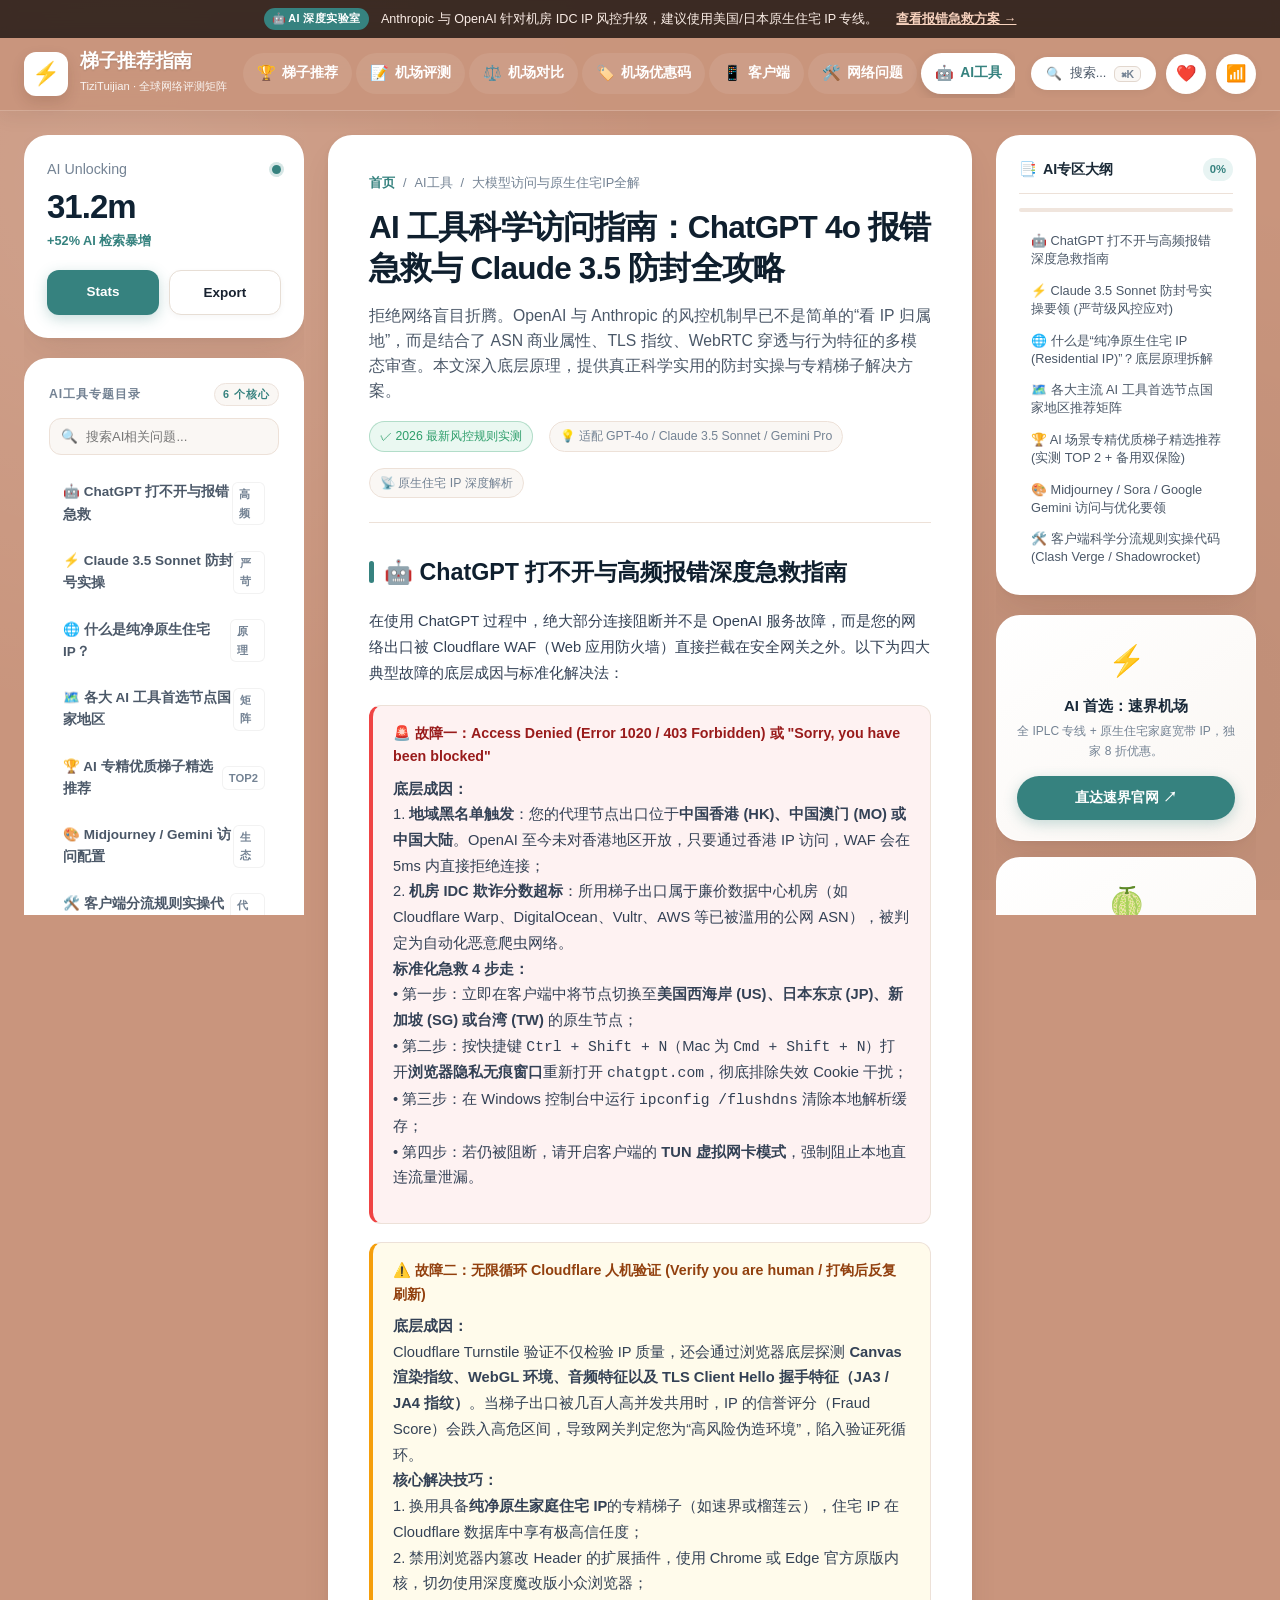
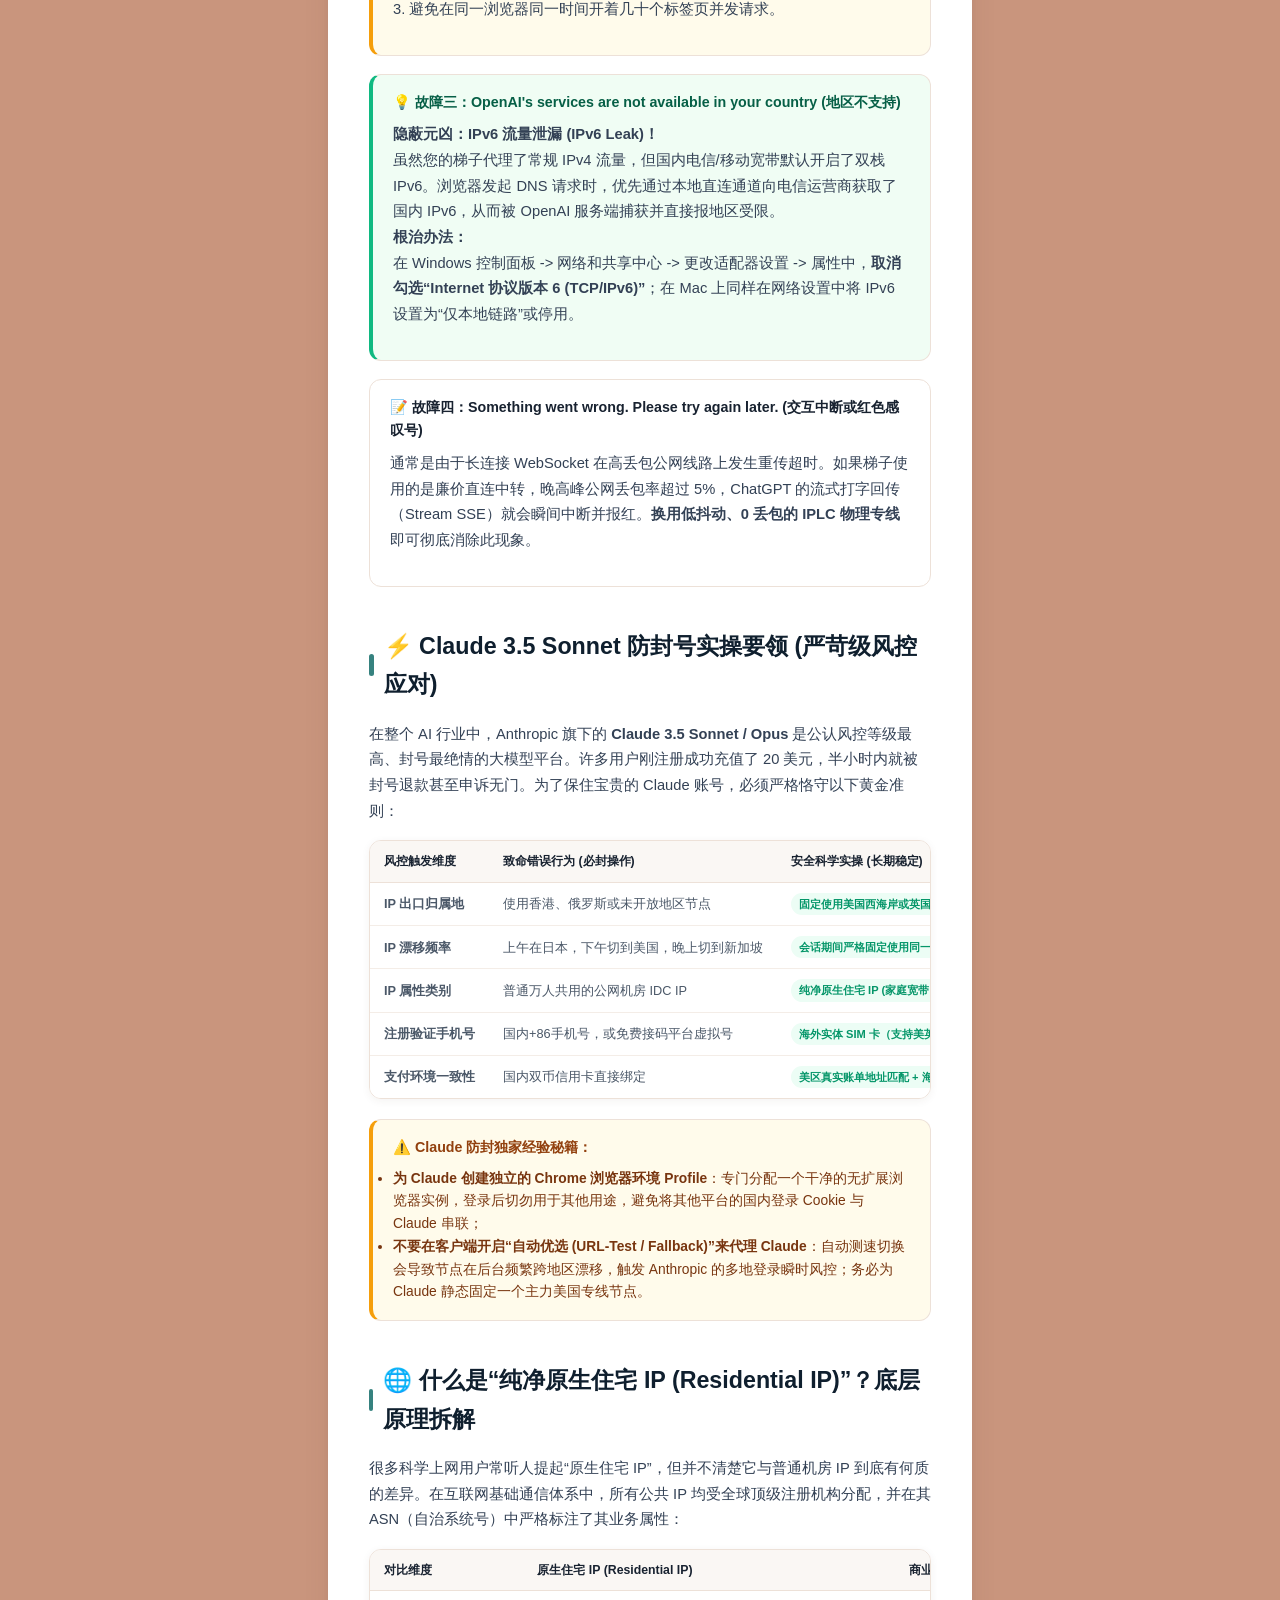
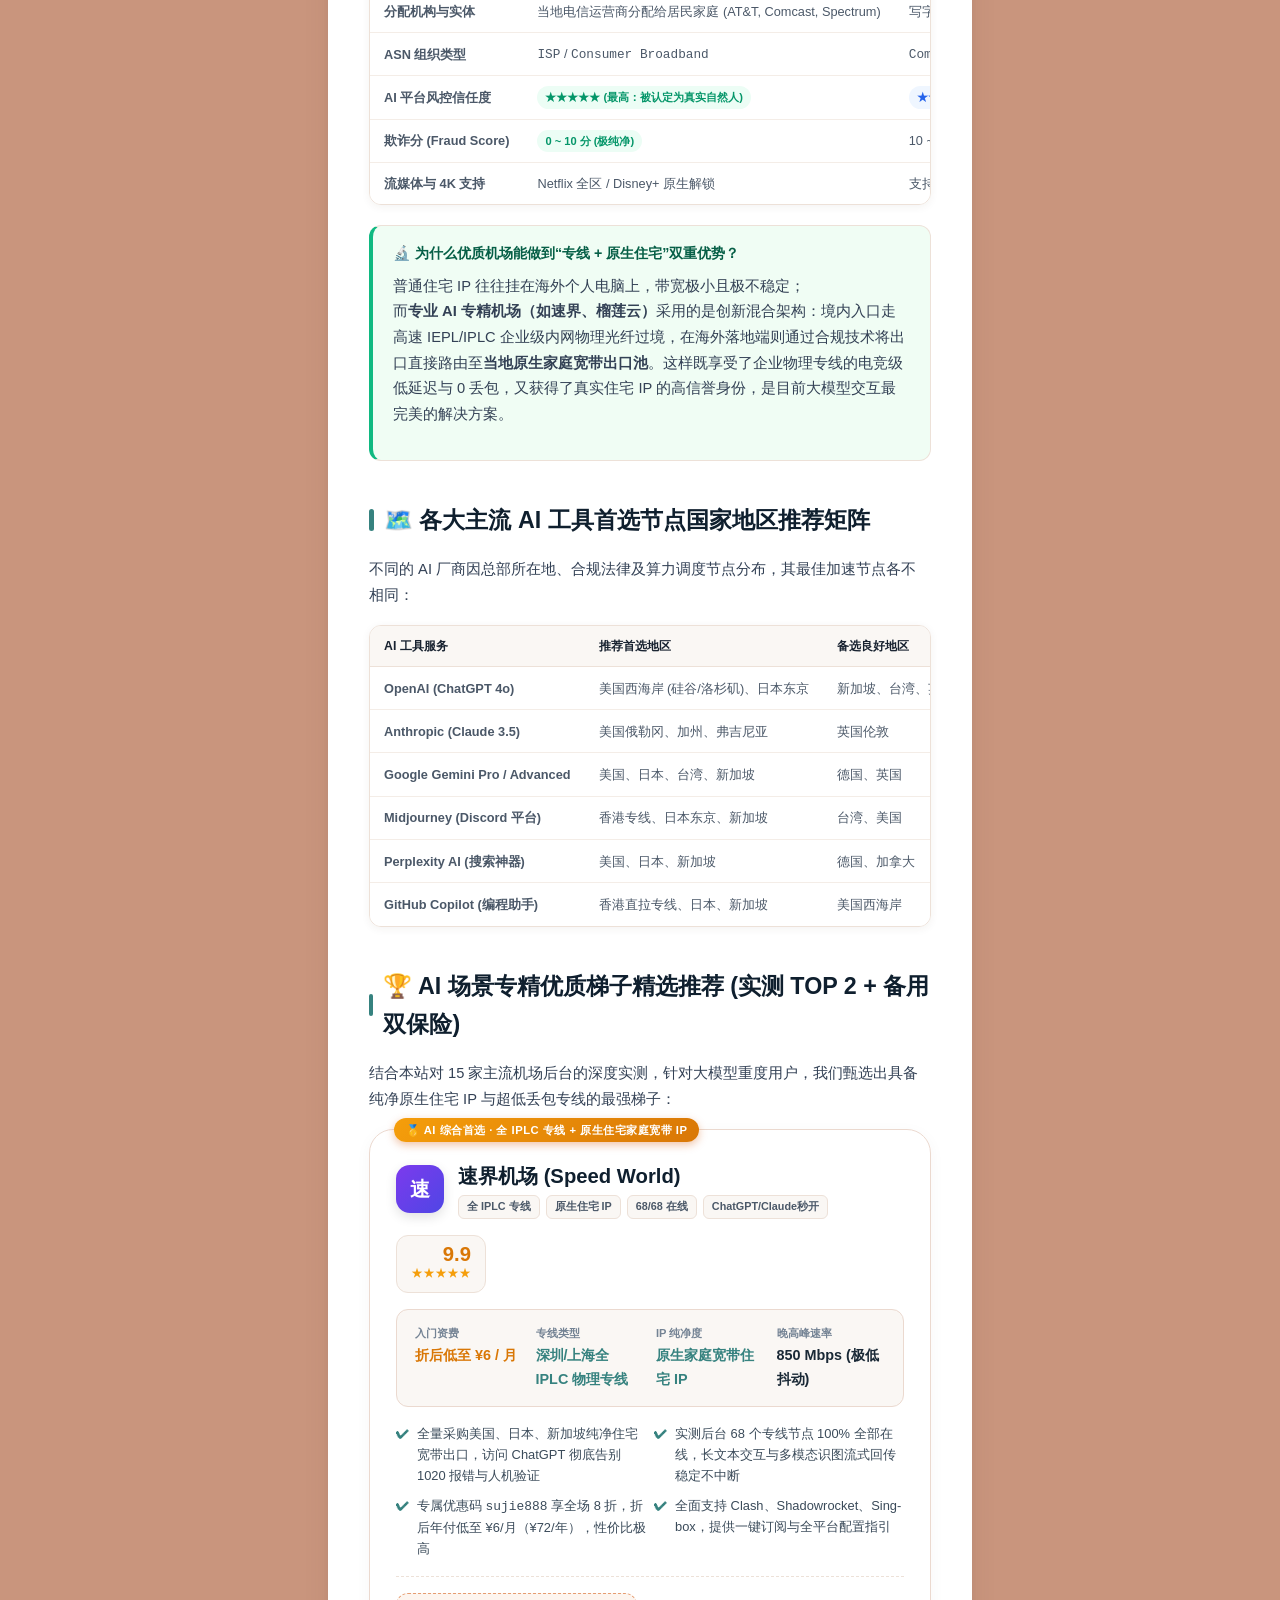
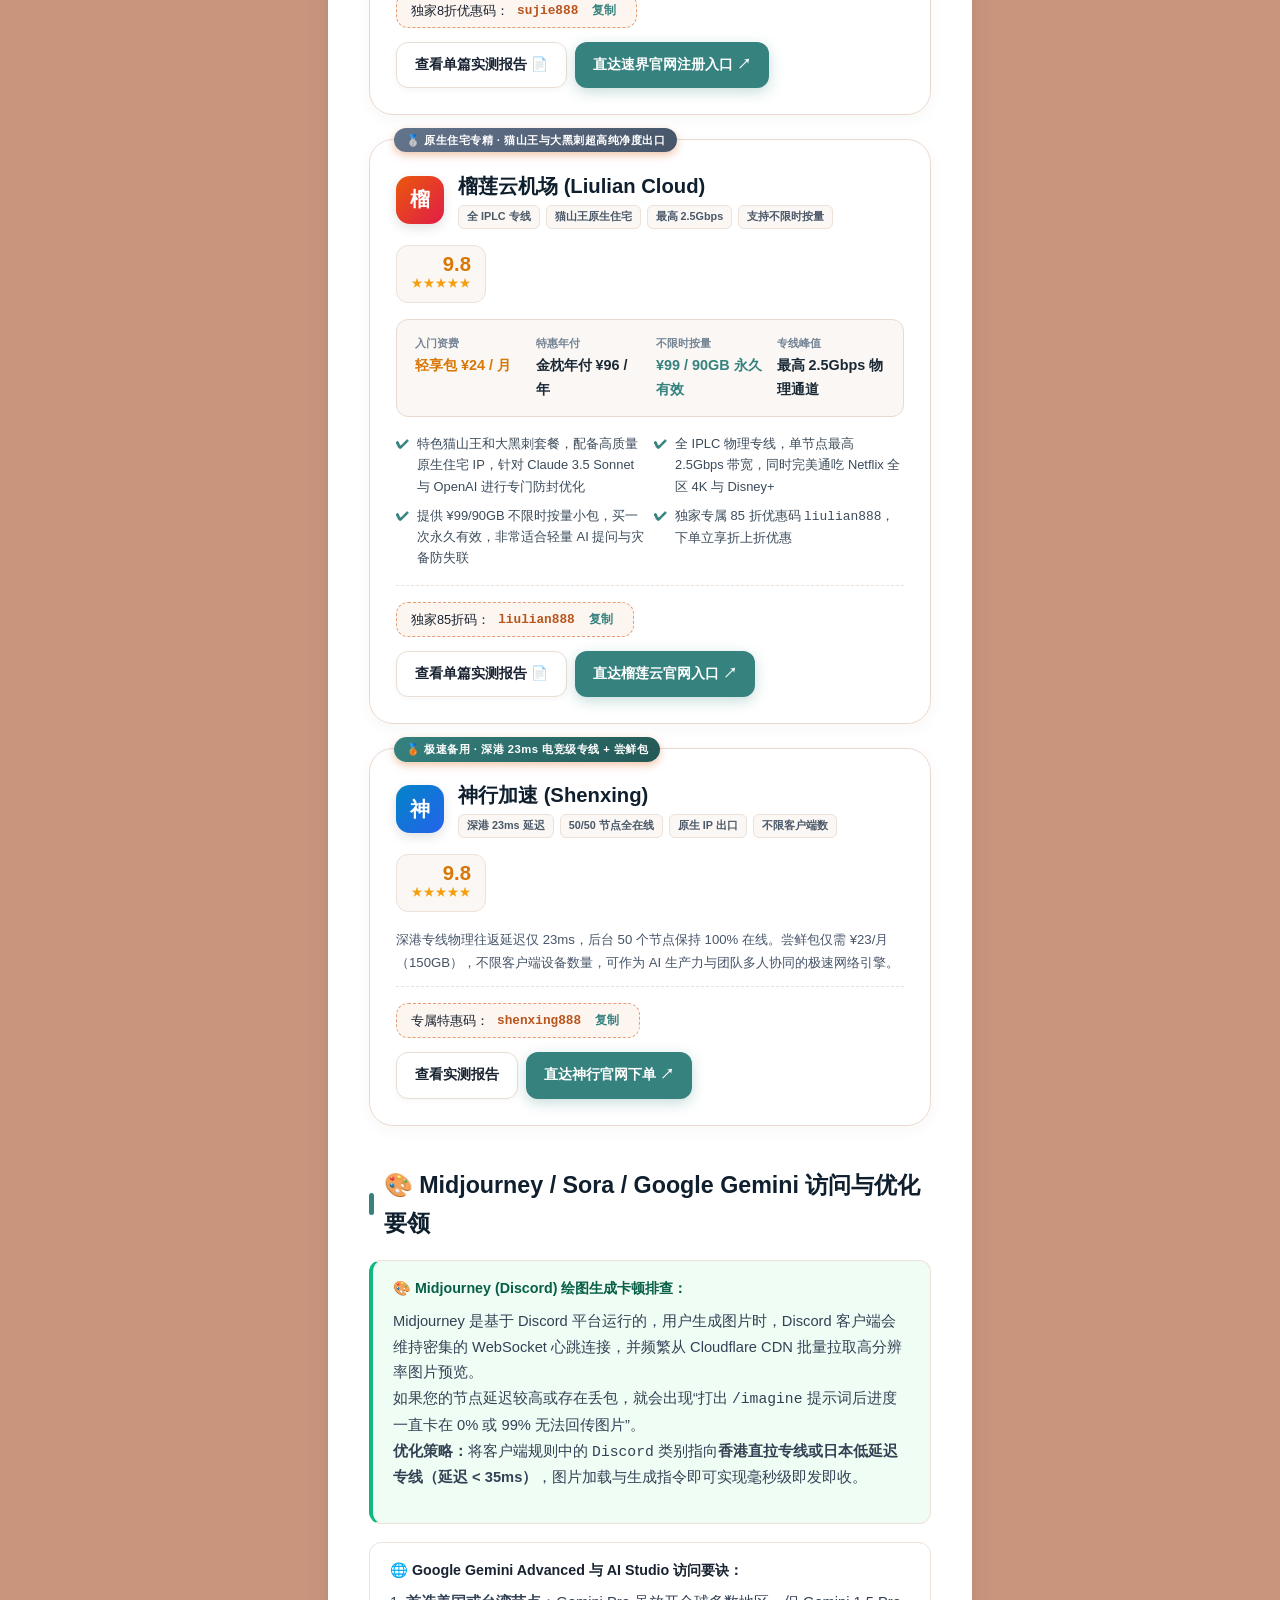
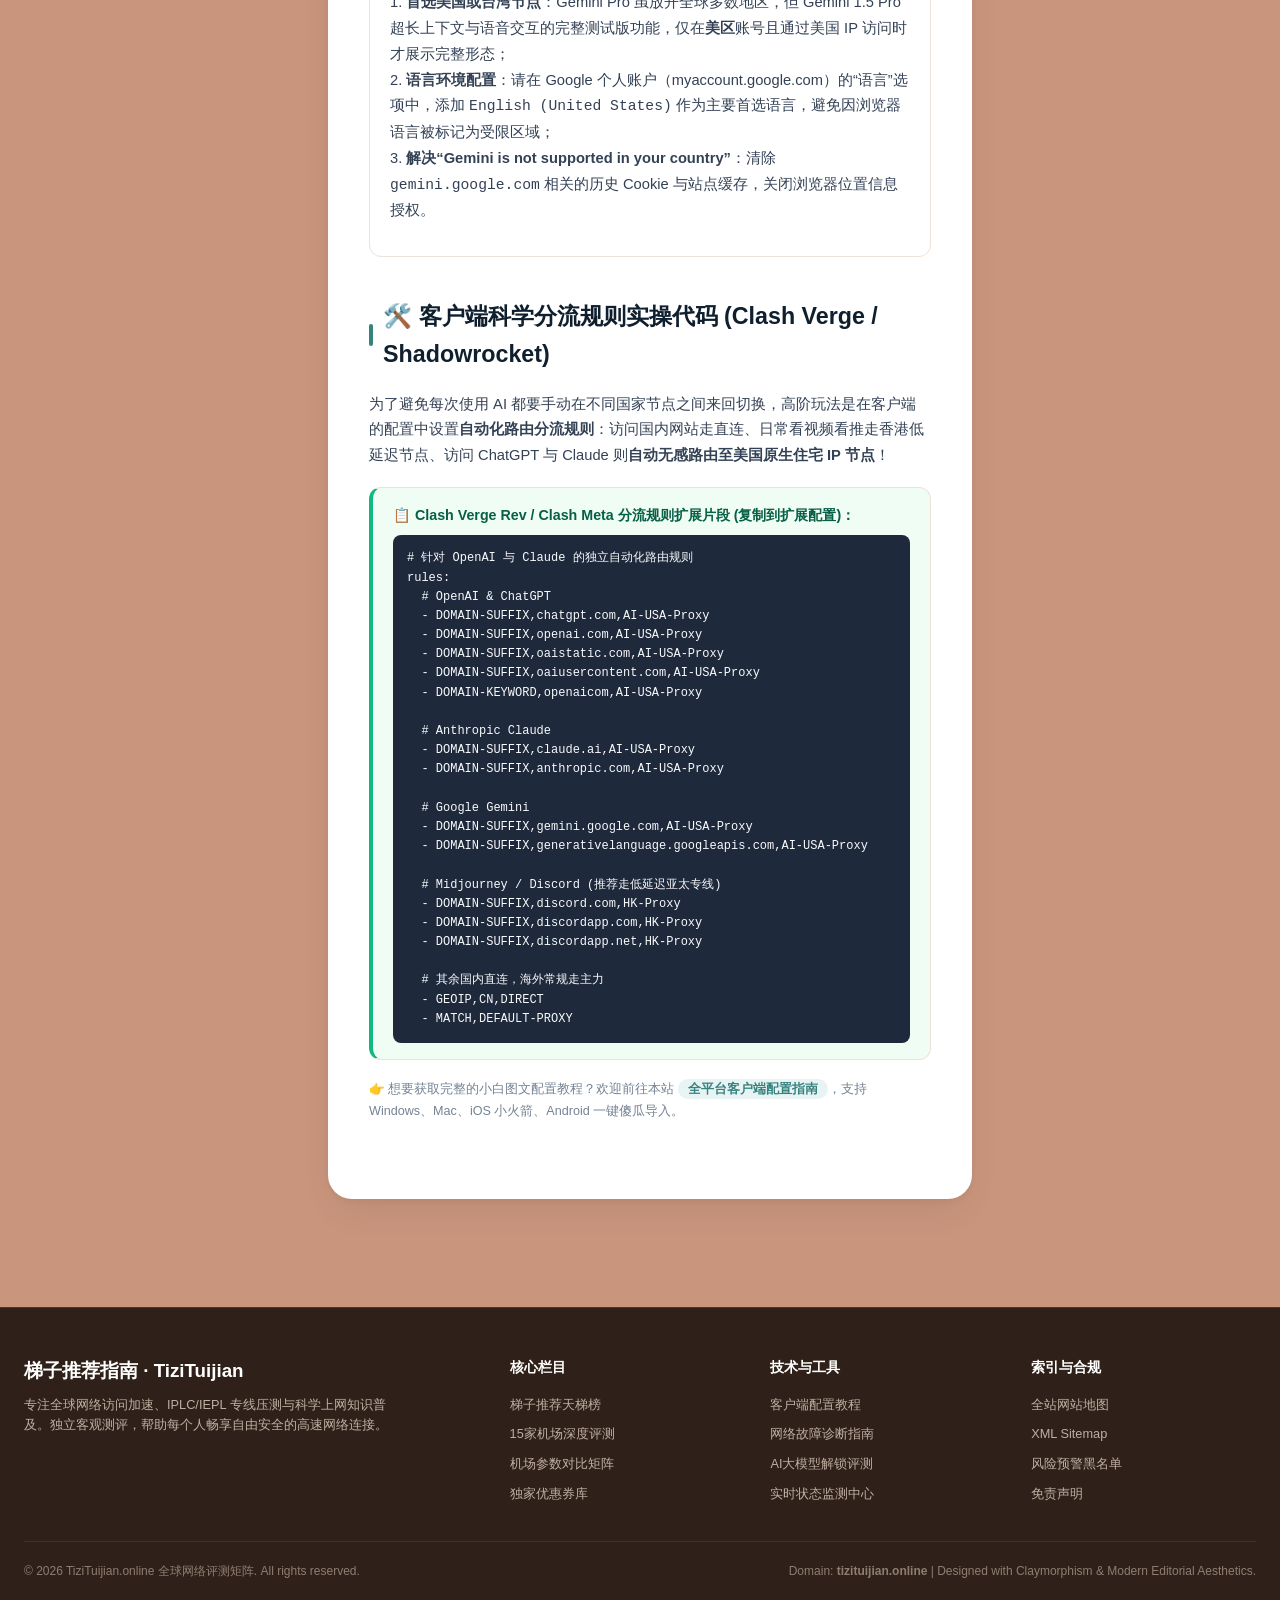
<file: ai-tools.html>
<!DOCTYPE html>
<html lang="zh-CN">
<head>
  <meta charset="UTF-8">
  <meta name="viewport" content="width=device-width, initial-scale=1.0">
  <title>AI工具指南 | ChatGPT 4o 与 Claude 3.5 原生住宅IP解锁与防封号全科指南 (2026最新)</title>
  <meta name="description" content="AI大模型科学上网全科深度指南。从网络底层深度拆解ChatGPT打不开、Access Denied 1020报错急救，Claude 3.5 Sonnet防封号实操要领，纯净原生住宅IP原理与打分机制，各大AI工具节点矩阵及TOP专精专线推荐。">
  <meta name="keywords" content="ChatGPT打不开, ChatGPT报错急救, Claude 3.5防封号, 原生住宅IP, AI梯子推荐, Gemini访问, Midjourney配置, 科学上网AI">
  <link rel="canonical" href="https://tizituijian.online/ai-tools.html">

  <!-- Open Graph / SEO -->
  <meta property="og:site_name" content="梯子推荐指南 · TiziTuijian">
  <meta property="og:type" content="article">
  <meta property="og:title" content="AI工具指南 | ChatGPT 4o 与 Claude 3.5 原生住宅IP解锁与防封号指南">
  <meta property="og:description" content="AI大模型科学上网深度指南。拆解ChatGPT打不开、1020报错急救，Claude 3.5防封号实操，纯净住宅IP甄选。">
  <meta property="og:url" content="https://tizituijian.online/ai-tools.html">
  <meta property="og:locale" content="zh_CN">

  <!-- Twitter Card -->
  <meta name="twitter:card" content="summary_large_image">
  <meta name="twitter:title" content="AI工具与ChatGPT/Claude科学上网专线指南">
  <meta name="twitter:description" content="OpenAI与Anthropic风控防封指南，原生住宅IP与智能分流配置。">

  <!-- GEO & Regional SEO Meta Tags -->
  <meta name="geo.region" content="HK">
  <meta name="geo.placename" content="Hong Kong">
  <meta name="geo.position" content="22.3193;114.1694">
  <meta name="ICBM" content="22.3193, 114.1694">
  <meta http-equiv="content-language" content="zh-CN">

  <!-- JSON-LD Structured Data (GEO & Schema.org) -->
  <script type="application/ld+json">
  {
    "@context": "https://schema.org",
    "@type": "TechArticle",
    "headline": "ChatGPT 4o 与 Claude 3.5 原生住宅IP解锁与防封号全科指南",
    "description": "针对AI大模型访问、IP黑名单检测、ChatGPT 1020报错与Claude防封号策略提供专业指导",
    "url": "https://tizituijian.online/ai-tools.html",
    "isPartOf": {
      "@type": "WebSite",
      "name": "梯子推荐指南",
      "url": "https://tizituijian.online/"
    },
    "breadcrumb": {
      "@type": "BreadcrumbList",
      "itemListElement": [
        {
          "@type": "ListItem",
          "position": 1,
          "name": "首页",
          "item": "https://tizituijian.online/"
        },
        {
          "@type": "ListItem",
          "position": 2,
          "name": "AI工具指南",
          "item": "https://tizituijian.online/ai-tools.html"
        }
      ]
    }
  }
  </script>

  <link rel="stylesheet" href="css/style.css">
</head>
<body>

  <!-- Top Announcement Banner -->
  <div class="top-notice-bar">
    <span class="notice-tag">🤖 AI 深度实验室</span>
    <span>Anthropic 与 OpenAI 针对机房 IDC IP 风控升级，建议使用美国/日本原生住宅 IP 专线。</span>
    <a href="#chatgpt-fix" class="notice-link">查看报错急救方案 →</a>
  </div>

  <!-- Header Navigation -->
  <header class="site-header">
    <div class="header-container">
      <a href="index.html" class="logo-area">
        <div class="logo-badge">⚡</div>
        <div class="brand-text">
          <h1>梯子推荐指南</h1>
          <span class="brand-sub">TiziTuijian · 全球网络评测矩阵</span>
        </div>
      </a>

      <!-- 9 Main Nav Tabs -->
      <nav class="main-nav">
        <a href="index.html" class="nav-link"><span class="nav-icon">🏆</span>梯子推荐</a>
        <a href="reviews.html" class="nav-link"><span class="nav-icon">📝</span>机场评测</a>
        <a href="compare.html" class="nav-link"><span class="nav-icon">⚖️</span>机场对比</a>
        <a href="coupons.html" class="nav-link"><span class="nav-icon">🏷️</span>机场优惠码</a>
        <a href="clients.html" class="nav-link"><span class="nav-icon">📱</span>客户端</a>
        <a href="network.html" class="nav-link"><span class="nav-icon">🛠️</span>网络问题</a>
        <a href="ai-tools.html" class="nav-link active"><span class="nav-icon">🤖</span>AI工具</a>
        <a href="status.html" class="nav-link"><span class="nav-icon">📊</span>机场状态</a>
        <a href="risk.html" class="nav-link"><span class="nav-icon">⚠️</span>风险预警</a>
      </nav>

      <div class="header-actions">
        <button class="search-btn" id="searchBtn" title="搜索全站 (Ctrl + K)">
          <span>🔍</span>
          <span>搜索...</span>
          <span class="search-shortcut">⌘K</span>
        </button>
        <button class="icon-pill-btn" title="收藏夹" onclick="showToast('已加入浏览器收藏夹 (Ctrl+D)')">❤️</button>
        <button class="icon-pill-btn" title="状态监控" onclick="location.href='status.html'">📶</button>
        <button class="mobile-menu-btn" id="mobileMenuBtn">☰</button>
      </div>
    </div>
  </header>

  <!-- 3-Column Layout Container -->
  <main class="layout-wrapper">
    <div class="three-column-grid">

      <!-- LEFT COLUMN: Directory & Widgets -->
      <aside class="sidebar-left">
        
        <div class="views-widget">
          <div class="views-widget-header">
            <span class="views-label">AI Unlocking</span>
            <span class="views-dot" title="大模型风控监测中"></span>
          </div>
          <div class="views-count">31.2m</div>
          <span class="views-change">+52% AI 检索暴增</span>
          <div class="widget-btn-group">
            <a href="ai-tools.html" class="btn-teal">Stats</a>
            <button class="btn-white" onclick="showToast('AI分流规则代码导出中...')">Export</button>
          </div>
        </div>

        <div class="clay-card">
          <div class="sidebar-title">
            <span>AI工具专题目录</span>
            <span class="sidebar-badge-count">6 个核心</span>
          </div>

          <div class="sidebar-search-box">
            <span class="sidebar-search-icon">🔍</span>
            <input type="text" placeholder="搜索AI相关问题..." id="sidebarDirSearch">
          </div>

          <ul class="nav-directory-list">
            <li class="nav-dir-item active">
              <a href="#chatgpt-fix">
                <span>🤖 ChatGPT 打不开与报错急救</span>
                <span class="nav-dir-count">高频</span>
              </a>
            </li>
            <li class="nav-dir-item">
              <a href="#claude-guide">
                <span>⚡ Claude 3.5 Sonnet 防封号实操</span>
                <span class="nav-dir-count">严苛</span>
              </a>
            </li>
            <li class="nav-dir-item">
              <a href="#residential-ip">
                <span>🌐 什么是纯净原生住宅 IP？</span>
                <span class="nav-dir-count">原理</span>
              </a>
            </li>
            <li class="nav-dir-item">
              <a href="#ai-nodes">
                <span>🗺️ 各大 AI 工具首选节点国家地区</span>
                <span class="nav-dir-count">矩阵</span>
              </a>
            </li>
            <li class="nav-dir-item">
              <a href="#recommended-airports">
                <span>🏆 AI 专精优质梯子精选推荐</span>
                <span class="nav-dir-count">TOP2</span>
              </a>
            </li>
            <li class="nav-dir-item">
              <a href="#midjourney-gemini">
                <span>🎨 Midjourney / Gemini 访问配置</span>
                <span class="nav-dir-count">生态</span>
              </a>
            </li>
            <li class="nav-dir-item">
              <a href="#client-rules">
                <span>🛠️ 客户端分流规则实操代码</span>
                <span class="nav-dir-count">代码</span>
              </a>
            </li>
          </ul>

          <div class="sidebar-divider"></div>

          <div class="sidebar-title">
            <span>支持的大模型与工具</span>
          </div>
          <div class="quick-tags">
            <span class="tag-item">ChatGPT 4o</span>
            <span class="tag-item">Claude 3.5 Sonnet</span>
            <span class="tag-item">Google Gemini</span>
            <span class="tag-item">Midjourney v6</span>
            <span class="tag-item">Perplexity</span>
            <span class="tag-item">OpenAI Sora</span>
          </div>
        </div>
      </aside>

      <!-- MIDDLE COLUMN: Main Content -->
      <section class="main-content">
        <article class="content-card">
          
          <div class="article-header">
            <div class="breadcrumb-nav">
              <a href="index.html">首页</a>
              <span>/</span>
              <span>AI工具</span>
              <span>/</span>
              <span>大模型访问与原生住宅IP全解</span>
            </div>
            <h1 class="article-title">AI 工具科学访问指南：ChatGPT 4o 报错急救与 Claude 3.5 防封全攻略</h1>
            <p class="article-lead">
              拒绝网络盲目折腾。OpenAI 与 Anthropic 的风控机制早已不是简单的“看 IP 归属地”，而是结合了 ASN 商业属性、TLS 指纹、WebRTC 穿透与行为特征的多模态审查。本文深入底层原理，提供真正科学实用的防封实操与专精梯子解决方案。
            </p>
            <div class="meta-row">
              <span class="meta-chip verified">✓ 2026 最新风控规则实测</span>
              <span class="meta-chip">💡 适配 GPT-4o / Claude 3.5 Sonnet / Gemini Pro</span>
              <span class="meta-chip">📡 原生住宅 IP 深度解析</span>
            </div>
          </div>

          <div class="content-body">
            
            <!-- SECTION 1: ChatGPT Fix -->
            <section id="chatgpt-fix">
              <h2>🤖 ChatGPT 打不开与高频报错深度急救指南</h2>
              <p>
                在使用 ChatGPT 过程中，绝大部分连接阻断并不是 OpenAI 服务故障，而是您的网络出口被 Cloudflare WAF（Web 应用防火墙）直接拦截在安全网关之外。以下为四大典型故障的底层成因与标准化解决法：
              </p>

              <!-- Error 1 -->
              <div class="callout-box callout-danger" style="margin-bottom:18px;">
                <div class="callout-title">🚨 故障一：Access Denied (Error 1020 / 403 Forbidden) 或 "Sorry, you have been blocked"</div>
                <p>
                  <strong>底层成因：</strong><br>
                  1. <strong>地域黑名单触发</strong>：您的代理节点出口位于<strong>中国香港 (HK)、中国澳门 (MO) 或中国大陆</strong>。OpenAI 至今未对香港地区开放，只要通过香港 IP 访问，WAF 会在 5ms 内直接拒绝连接；<br>
                  2. <strong>机房 IDC 欺诈分数超标</strong>：所用梯子出口属于廉价数据中心机房（如 Cloudflare Warp、DigitalOcean、Vultr、AWS 等已被滥用的公网 ASN），被判定为自动化恶意爬虫网络。<br>
                  <strong>标准化急救 4 步走：</strong><br>
                  • 第一步：立即在客户端中将节点切换至<strong>美国西海岸 (US)、日本东京 (JP)、新加坡 (SG) 或台湾 (TW)</strong> 的原生节点；<br>
                  • 第二步：按快捷键 <code>Ctrl + Shift + N</code>（Mac 为 <code>Cmd + Shift + N</code>）打开<strong>浏览器隐私无痕窗口</strong>重新打开 <code>chatgpt.com</code>，彻底排除失效 Cookie 干扰；<br>
                  • 第三步：在 Windows 控制台中运行 <code>ipconfig /flushdns</code> 清除本地解析缓存；<br>
                  • 第四步：若仍被阻断，请开启客户端的 <strong>TUN 虚拟网卡模式</strong>，强制阻止本地直连流量泄漏。
                </p>
              </div>

              <!-- Error 2 -->
              <div class="callout-box callout-warning" style="margin-bottom:18px;">
                <div class="callout-title">⚠️ 故障二：无限循环 Cloudflare 人机验证 (Verify you are human / 打钩后反复刷新)</div>
                <p>
                  <strong>底层成因：</strong><br>
                  Cloudflare Turnstile 验证不仅检验 IP 质量，还会通过浏览器底层探测 <strong>Canvas 渲染指纹、WebGL 环境、音频特征以及 TLS Client Hello 握手特征（JA3 / JA4 指纹）</strong>。当梯子出口被几百人高并发共用时，IP 的信誉评分（Fraud Score）会跌入高危区间，导致网关判定您为“高风险伪造环境”，陷入验证死循环。<br>
                  <strong>核心解决技巧：</strong><br>
                  1. 换用具备<strong>纯净原生家庭住宅 IP</strong>的专精梯子（如速界或榴莲云），住宅 IP 在 Cloudflare 数据库中享有极高信任度；<br>
                  2. 禁用浏览器内篡改 Header 的扩展插件，使用 Chrome 或 Edge 官方原版内核，切勿使用深度魔改版小众浏览器；<br>
                  3. 避免在同一浏览器同一时间开着几十个标签页并发请求。
                </p>
              </div>

              <!-- Error 3 -->
              <div class="callout-box callout-tip" style="margin-bottom:18px;">
                <div class="callout-title">💡 故障三：OpenAI's services are not available in your country (地区不支持)</div>
                <p>
                  <strong>隐蔽元凶：IPv6 流量泄漏 (IPv6 Leak)！</strong><br>
                  虽然您的梯子代理了常规 IPv4 流量，但国内电信/移动宽带默认开启了双栈 IPv6。浏览器发起 DNS 请求时，优先通过本地直连通道向电信运营商获取了国内 IPv6，从而被 OpenAI 服务端捕获并直接报地区受限。<br>
                  <strong>根治办法：</strong><br>
                  在 Windows 控制面板 -> 网络和共享中心 -> 更改适配器设置 -> 属性中，<strong>取消勾选“Internet 协议版本 6 (TCP/IPv6)”</strong>；在 Mac 上同样在网络设置中将 IPv6 设置为“仅本地链路”或停用。
                </p>
              </div>

              <!-- Error 4 -->
              <div class="callout-box" style="margin-bottom:18px;">
                <div class="callout-title">📝 故障四：Something went wrong. Please try again later. (交互中断或红色感叹号)</div>
                <p>
                  通常是由于长连接 WebSocket 在高丢包公网线路上发生重传超时。如果梯子使用的是廉价直连中转，晚高峰公网丢包率超过 5%，ChatGPT 的流式打字回传（Stream SSE）就会瞬间中断并报红。<strong>换用低抖动、0 丢包的 IPLC 物理专线</strong>即可彻底消除此现象。
                </p>
              </div>
            </section>

            <!-- SECTION 2: Claude Guide -->
            <section id="claude-guide">
              <h2>⚡ Claude 3.5 Sonnet 防封号实操要领 (严苛级风控应对)</h2>
              <p>
                在整个 AI 行业中，Anthropic 旗下的 <strong>Claude 3.5 Sonnet / Opus</strong> 是公认风控等级最高、封号最绝情的大模型平台。许多用户刚注册成功充值了 20 美元，半小时内就被封号退款甚至申诉无门。为了保住宝贵的 Claude 账号，必须严格恪守以下黄金准则：
              </p>

              <div class="data-table-wrapper">
                <table class="matrix-table">
                  <thead>
                    <tr>
                      <th>风控触发维度</th>
                      <th>致命错误行为 (必封操作)</th>
                      <th>安全科学实操 (长期稳定)</th>
                    </tr>
                  </thead>
                  <tbody>
                    <tr>
                      <td><strong>IP 出口归属地</strong></td>
                      <td>使用香港、俄罗斯或未开放地区节点</td>
                      <td><span class="tag-badge green">固定使用美国西海岸或英国原生节点</span></td>
                    </tr>
                    <tr>
                      <td><strong>IP 漂移频率</strong></td>
                      <td>上午在日本，下午切到美国，晚上切到新加坡</td>
                      <td><span class="tag-badge green">会话期间严格固定使用同一城市单一专线节点</span></td>
                    </tr>
                    <tr>
                      <td><strong>IP 属性类别</strong></td>
                      <td>普通万人共用的公网机房 IDC IP</td>
                      <td><span class="tag-badge green">纯净原生住宅 IP (家庭宽带 ASN)</span></td>
                    </tr>
                    <tr>
                      <td><strong>注册验证手机号</strong></td>
                      <td>国内+86手机号，或免费接码平台虚拟号</td>
                      <td><span class="tag-badge green">海外实体 SIM 卡（支持美英卡接码）</span></td>
                    </tr>
                    <tr>
                      <td><strong>支付环境一致性</strong></td>
                      <td>国内双币信用卡直接绑定</td>
                      <td><span class="tag-badge green">美区真实账单地址匹配 + 海外正规虚拟卡</span></td>
                    </tr>
                  </tbody>
                </table>
              </div>

              <div class="callout-box callout-warning" style="margin-top:16px;">
                <div class="callout-title">⚠️ Claude 防封独家经验秘籍：</div>
                <ul>
                  <li><strong>为 Claude 创建独立的 Chrome 浏览器环境 Profile</strong>：专门分配一个干净的无扩展浏览器实例，登录后切勿用于其他用途，避免将其他平台的国内登录 Cookie 与 Claude 串联；</li>
                  <li><strong>不要在客户端开启“自动优选 (URL-Test / Fallback)”来代理 Claude</strong>：自动测速切换会导致节点在后台频繁跨地区漂移，触发 Anthropic 的多地登录瞬时风控；务必为 Claude 静态固定一个主力美国专线节点。</li>
                </ul>
              </div>
            </section>

            <!-- SECTION 3: Residential IP -->
            <section id="residential-ip">
              <h2>🌐 什么是“纯净原生住宅 IP (Residential IP)”？底层原理拆解</h2>
              <p>
                很多科学上网用户常听人提起“原生住宅 IP”，但并不清楚它与普通机房 IP 到底有何质的差异。在互联网基础通信体系中，所有公共 IP 均受全球顶级注册机构分配，并在其 ASN（自治系统号）中严格标注了其业务属性：
              </p>

              <div class="data-table-wrapper">
                <table class="matrix-table">
                  <thead>
                    <tr>
                      <th>对比维度</th>
                      <th>原生住宅 IP (Residential IP)</th>
                      <th>商业机构宽带 (Business IP)</th>
                      <th>数据中心机房 IP (Datacenter IP)</th>
                    </tr>
                  </thead>
                  <tbody>
                    <tr>
                      <td><strong>分配机构与实体</strong></td>
                      <td>当地电信运营商分配给居民家庭 (AT&amp;T, Comcast, Spectrum)</td>
                      <td>写字楼企业固定宽带 (Corporate Static)</td>
                      <td>云服务机房托管 (AWS, 阿里云, DigitalOcean)</td>
                    </tr>
                    <tr>
                      <td><strong>ASN 组织类型</strong></td>
                      <td><code>ISP</code> / <code>Consumer Broadband</code></td>
                      <td><code>Commercial / Business</code></td>
                      <td><code>Hosting / Data Center / Transit</code></td>
                    </tr>
                    <tr>
                      <td><strong>AI 平台风控信任度</strong></td>
                      <td><span class="tag-badge green">★★★★★ (最高：被认定为真实自然人)</span></td>
                      <td><span class="tag-badge blue">★★★★☆ (良好：企业正常访问)</span></td>
                      <td><span class="tag-badge red">★☆☆☆☆ (极低：常被视作自动化脚本)</span></td>
                    </tr>
                    <tr>
                      <td><strong>欺诈分 (Fraud Score)</strong></td>
                      <td><span class="tag-badge green">0 ~ 10 分 (极纯净)</span></td>
                      <td>10 ~ 30 分 (安全)</td>
                      <td><span class="tag-badge red">60 ~ 95 分 (极易遭遇验证拦截)</span></td>
                    </tr>
                    <tr>
                      <td><strong>流媒体与 4K 支持</strong></td>
                      <td>Netflix 全区 / Disney+ 原生解锁</td>
                      <td>支持绝大多数</td>
                      <td>经常提示“您似乎正在使用代理或解锁工具”</td>
                    </tr>
                  </tbody>
                </table>
              </div>

              <div class="callout-box callout-tip" style="margin-top:16px;">
                <div class="callout-title">🔬 为什么优质机场能做到“专线 + 原生住宅”双重优势？</div>
                <p>
                  普通住宅 IP 往往挂在海外个人电脑上，带宽极小且极不稳定；<br>
                  而<strong>专业 AI 专精机场（如速界、榴莲云）</strong>采用的是创新混合架构：境内入口走高速 IEPL/IPLC 企业级内网物理光纤过境，在海外落地端则通过合规技术将出口直接路由至<strong>当地原生家庭宽带出口池</strong>。这样既享受了企业物理专线的电竞级低延迟与 0 丢包，又获得了真实住宅 IP 的高信誉身份，是目前大模型交互最完美的解决方案。
                </p>
              </div>
            </section>

            <!-- SECTION 4: Best Nodes Matrix -->
            <section id="ai-nodes">
              <h2>🗺️ 各大主流 AI 工具首选节点国家地区推荐矩阵</h2>
              <p>不同的 AI 厂商因总部所在地、合规法律及算力调度节点分布，其最佳加速节点各不相同：</p>

              <div class="data-table-wrapper">
                <table class="matrix-table">
                  <thead>
                    <tr>
                      <th>AI 工具服务</th>
                      <th>推荐首选地区</th>
                      <th>备选良好地区</th>
                      <th>严禁使用地区</th>
                      <th>风控敏感度</th>
                    </tr>
                  </thead>
                  <tbody>
                    <tr>
                      <td><strong>OpenAI (ChatGPT 4o)</strong></td>
                      <td>美国西海岸 (硅谷/洛杉矶)、日本东京</td>
                      <td>新加坡、台湾、英国</td>
                      <td>中国大陆、香港、澳门、俄罗斯</td>
                      <td><span class="tag-badge orange">中等偏高 (机房IP易弹验证)</span></td>
                    </tr>
                    <tr>
                      <td><strong>Anthropic (Claude 3.5)</strong></td>
                      <td>美国俄勒冈、加州、弗吉尼亚</td>
                      <td>英国伦敦</td>
                      <td>香港、以及所有非首批开放区</td>
                      <td><span class="tag-badge red">极度严苛 (异地漂移必封)</span></td>
                    </tr>
                    <tr>
                      <td><strong>Google Gemini Pro / Advanced</strong></td>
                      <td>美国、日本、台湾、新加坡</td>
                      <td>德国、英国</td>
                      <td>中国大陆、香港</td>
                      <td><span class="tag-badge blue">中等 (需配合美区Google账号)</span></td>
                    </tr>
                    <tr>
                      <td><strong>Midjourney (Discord 平台)</strong></td>
                      <td>香港专线、日本东京、新加坡</td>
                      <td>台湾、美国</td>
                      <td>无严格地区限制</td>
                      <td><span class="tag-badge green">低 (注重图片传输低延迟)</span></td>
                    </tr>
                    <tr>
                      <td><strong>Perplexity AI (搜索神器)</strong></td>
                      <td>美国、日本、新加坡</td>
                      <td>德国、加拿大</td>
                      <td>中国大陆、香港</td>
                      <td><span class="tag-badge blue">中等 (支持 Pro 订阅)</span></td>
                    </tr>
                    <tr>
                      <td><strong>GitHub Copilot (编程助手)</strong></td>
                      <td>香港直拉专线、日本、新加坡</td>
                      <td>美国西海岸</td>
                      <td>国内公网直连 (易断连)</td>
                      <td><span class="tag-badge green">低 (关键在于长连接不中断)</span></td>
                    </tr>
                  </tbody>
                </table>
              </div>
            </section>

            <!-- SECTION 5: Recommended Airports for AI -->
            <section id="recommended-airports">
              <h2>🏆 AI 场景专精优质梯子精选推荐 (实测 TOP 2 + 备用双保险)</h2>
              <p>
                结合本站对 15 家主流机场后台的深度实测，针对大模型重度用户，我们甄选出具备纯净原生住宅 IP 与超低丢包专线的最强梯子：
              </p>

              <!-- AIRPORT 1: 速界机场 (TOP 1) -->
              <div class="airport-card" data-category="ai flagship">
                <span class="card-top-badge badge-gold">🥇 AI 综合首选 · 全 IPLC 专线 + 原生住宅家庭宽带 IP</span>
                <div class="airport-card-header">
                  <div class="airport-identity">
                    <div class="review-avatar-badge bg-violet" style="width:48px;height:48px;font-size:1.3rem;">速</div>
                    <div class="airport-names">
                      <h4>速界机场 (Speed World)</h4>
                      <div class="airport-tags">
                        <span class="airport-tag">全 IPLC 专线</span>
                        <span class="airport-tag">原生住宅 IP</span>
                        <span class="airport-tag">68/68 在线</span>
                        <span class="airport-tag">ChatGPT/Claude秒开</span>
                      </div>
                    </div>
                  </div>
                  <div class="airport-rating-box">
                    <div class="rating-num">9.9</div>
                    <div class="rating-stars">★★★★★</div>
                  </div>
                </div>

                <div class="metrics-grid">
                  <div class="metric-item">
                    <span class="metric-lbl">入门资费</span>
                    <span class="metric-val price">折后低至 ¥6 / 月</span>
                  </div>
                  <div class="metric-item">
                    <span class="metric-lbl">专线类型</span>
                    <span class="metric-val highlight">深圳/上海全 IPLC 物理专线</span>
                  </div>
                  <div class="metric-item">
                    <span class="metric-lbl">IP 纯净度</span>
                    <span class="metric-val highlight">原生家庭宽带住宅 IP</span>
                  </div>
                  <div class="metric-item">
                    <span class="metric-lbl">晚高峰速率</span>
                    <span class="metric-val">850 Mbps (极低抖动)</span>
                  </div>
                </div>

                <ul class="feature-list">
                  <li class="feature-item"><span class="check">✔</span><span>全量采购美国、日本、新加坡纯净住宅宽带出口，访问 ChatGPT 彻底告别 1020 报错与人机验证</span></li>
                  <li class="feature-item"><span class="check">✔</span><span>实测后台 68 个专线节点 100% 全部在线，长文本交互与多模态识图流式回传稳定不中断</span></li>
                  <li class="feature-item"><span class="check">✔</span><span>专属优惠码 <code>sujie888</code> 享全场 8 折，折后年付低至 ¥6/月（¥72/年），性价比极高</span></li>
                  <li class="feature-item"><span class="check">✔</span><span>全面支持 Clash、Shadowrocket、Sing-box，提供一键订阅与全平台配置指引</span></li>
                </ul>

                <div class="card-action-row">
                  <div class="coupon-box">
                    <span>独家8折优惠码：</span>
                    <span class="coupon-code">sujie888</span>
                    <button class="copy-btn" data-code="sujie888">复制</button>
                  </div>
                  <div class="card-cta-btns">
                    <a href="review.html?id=speed" class="btn-white">查看单篇实测报告 📄</a>
                    <a href="https://lqy001.speedworldaff.com/#/register?code=p3EKNmlp" target="_blank" rel="noopener sponsored" class="btn-teal">直达速界官网注册入口 ↗</a>
                  </div>
                </div>
              </div>

              <!-- AIRPORT 2: 榴莲云机场 (TOP 2) -->
              <div class="airport-card" data-category="ai flagship">
                <span class="card-top-badge badge-silver">🥈 原生住宅专精 · 猫山王与大黑刺超高纯净度出口</span>
                <div class="airport-card-header">
                  <div class="airport-identity">
                    <div class="review-avatar-badge bg-coral" style="width:48px;height:48px;font-size:1.3rem;">榴</div>
                    <div class="airport-names">
                      <h4>榴莲云机场 (Liulian Cloud)</h4>
                      <div class="airport-tags">
                        <span class="airport-tag">全 IPLC 专线</span>
                        <span class="airport-tag">猫山王原生住宅</span>
                        <span class="airport-tag">最高 2.5Gbps</span>
                        <span class="airport-tag">支持不限时按量</span>
                      </div>
                    </div>
                  </div>
                  <div class="airport-rating-box">
                    <div class="rating-num">9.8</div>
                    <div class="rating-stars">★★★★★</div>
                  </div>
                </div>

                <div class="metrics-grid">
                  <div class="metric-item">
                    <span class="metric-lbl">入门资费</span>
                    <span class="metric-val price">轻享包 ¥24 / 月</span>
                  </div>
                  <div class="metric-item">
                    <span class="metric-lbl">特惠年付</span>
                    <span class="metric-val">金枕年付 ¥96 / 年</span>
                  </div>
                  <div class="metric-item">
                    <span class="metric-lbl">不限时按量</span>
                    <span class="metric-val highlight">¥99 / 90GB 永久有效</span>
                  </div>
                  <div class="metric-item">
                    <span class="metric-lbl">专线峰值</span>
                    <span class="metric-val">最高 2.5Gbps 物理通道</span>
                  </div>
                </div>

                <ul class="feature-list">
                  <li class="feature-item"><span class="check">✔</span><span>特色猫山王和大黑刺套餐，配备高质量原生住宅 IP，针对 Claude 3.5 Sonnet 与 OpenAI 进行专门防封优化</span></li>
                  <li class="feature-item"><span class="check">✔</span><span>全 IPLC 物理专线，单节点最高 2.5Gbps 带宽，同时完美通吃 Netflix 全区 4K 与 Disney+</span></li>
                  <li class="feature-item"><span class="check">✔</span><span>提供 ¥99/90GB 不限时按量小包，买一次永久有效，非常适合轻量 AI 提问与灾备防失联</span></li>
                  <li class="feature-item"><span class="check">✔</span><span>独家专属 85 折优惠码 <code>liulian888</code>，下单立享折上折优惠</span></li>
                </ul>

                <div class="card-action-row">
                  <div class="coupon-box">
                    <span>独家85折码：</span>
                    <span class="coupon-code">liulian888</span>
                    <button class="copy-btn" data-code="liulian888">复制</button>
                  </div>
                  <div class="card-cta-btns">
                    <a href="review.html?id=liulian" class="btn-white">查看单篇实测报告 📄</a>
                    <a href="https://liuajie74.liulianyunaff.com/#/?code=rp2bbeus" target="_blank" rel="noopener sponsored" class="btn-teal">直达榴莲云官网入口 ↗</a>
                  </div>
                </div>
              </div>

              <!-- AIRPORT 3: 神行加速 (备用双保险) -->
              <div class="airport-card" data-category="flagship">
                <span class="card-top-badge badge-teal">🥉 极速备用 · 深港 23ms 电竞级专线 + 尝鲜包</span>
                <div class="airport-card-header">
                  <div class="airport-identity">
                    <div class="review-avatar-badge bg-blue" style="width:48px;height:48px;font-size:1.3rem;">神</div>
                    <div class="airport-names">
                      <h4>神行加速 (Shenxing)</h4>
                      <div class="airport-tags">
                        <span class="airport-tag">深港 23ms 延迟</span>
                        <span class="airport-tag">50/50 节点全在线</span>
                        <span class="airport-tag">原生 IP 出口</span>
                        <span class="airport-tag">不限客户端数</span>
                      </div>
                    </div>
                  </div>
                  <div class="airport-rating-box">
                    <div class="rating-num">9.8</div>
                    <div class="rating-stars">★★★★★</div>
                  </div>
                </div>
                <p style="font-size:0.88rem;color:#475569;margin-bottom:12px;">
                  深港专线物理往返延迟仅 23ms，后台 50 个节点保持 100% 在线。尝鲜包仅需 ¥23/月（150GB），不限客户端设备数量，可作为 AI 生产力与团队多人协同的极速网络引擎。
                </p>
                <div class="card-action-row">
                  <div class="coupon-box">
                    <span>专属特惠码：</span>
                    <span class="coupon-code">shenxing888</span>
                    <button class="copy-btn" data-code="shenxing888">复制</button>
                  </div>
                  <div class="card-cta-btns">
                    <a href="review.html?id=shenxing" class="btn-white">查看实测报告</a>
                    <a href="https://wuhan01.shenxingaff.com/#/?code=z3ybkLVj" target="_blank" rel="noopener sponsored" class="btn-teal">直达神行官网下单 ↗</a>
                  </div>
                </div>
              </div>

            </section>

            <!-- SECTION 6: Midjourney & Gemini -->
            <section id="midjourney-gemini">
              <h2>🎨 Midjourney / Sora / Google Gemini 访问与优化要领</h2>
              
              <div class="callout-box callout-tip" style="margin-bottom:16px;">
                <div class="callout-title">🎨 Midjourney (Discord) 绘图生成卡顿排查：</div>
                <p>
                  Midjourney 是基于 Discord 平台运行的，用户生成图片时，Discord 客户端会维持密集的 WebSocket 心跳连接，并频繁从 Cloudflare CDN 批量拉取高分辨率图片预览。<br>
                  如果您的节点延迟较高或存在丢包，就会出现“打出 <code>/imagine</code> 提示词后进度一直卡在 0% 或 99% 无法回传图片”。<br>
                  <strong>优化策略：</strong>将客户端规则中的 <code>Discord</code> 类别指向<strong>香港直拉专线或日本低延迟专线（延迟 &lt; 35ms）</strong>，图片加载与生成指令即可实现毫秒级即发即收。
                </p>
              </div>

              <div class="callout-box" style="margin-bottom:16px;">
                <div class="callout-title">🌐 Google Gemini Advanced 与 AI Studio 访问要诀：</div>
                <p>
                  1. <strong>首选美国或台湾节点</strong>：Gemini Pro 虽放开全球多数地区，但 Gemini 1.5 Pro 超长上下文与语音交互的完整测试版功能，仅在<strong>美区</strong>账号且通过美国 IP 访问时才展示完整形态；<br>
                  2. <strong>语言环境配置</strong>：请在 Google 个人账户（myaccount.google.com）的“语言”选项中，添加 <code>English (United States)</code> 作为主要首选语言，避免因浏览器语言被标记为受限区域；<br>
                  3. <strong>解决“Gemini is not supported in your country”</strong>：清除 <code>gemini.google.com</code> 相关的历史 Cookie 与站点缓存，关闭浏览器位置信息授权。
                </p>
              </div>
            </section>

            <!-- SECTION 7: Client Rules (分流配置代码) -->
            <section id="client-rules">
              <h2>🛠️ 客户端科学分流规则实操代码 (Clash Verge / Shadowrocket)</h2>
              <p>
                为了避免每次使用 AI 都要手动在不同国家节点之间来回切换，高阶玩法是在客户端的配置中设置<strong>自动化路由分流规则</strong>：访问国内网站走直连、日常看视频看推走香港低延迟节点、访问 ChatGPT 与 Claude 则<strong>自动无感路由至美国原生住宅 IP 节点</strong>！
              </p>

              <div class="callout-box callout-tip">
                <div class="callout-title">📋 Clash Verge Rev / Clash Meta 分流规则扩展片段 (复制到扩展配置)：</div>
                <pre style="background:#1e293b;color:#f8fafc;padding:14px;border-radius:8px;font-size:0.8rem;overflow-x:auto;margin-top:8px;line-height:1.6;"><code># 针对 OpenAI 与 Claude 的独立自动化路由规则
rules:
  # OpenAI & ChatGPT
  - DOMAIN-SUFFIX,chatgpt.com,AI-USA-Proxy
  - DOMAIN-SUFFIX,openai.com,AI-USA-Proxy
  - DOMAIN-SUFFIX,oaistatic.com,AI-USA-Proxy
  - DOMAIN-SUFFIX,oaiusercontent.com,AI-USA-Proxy
  - DOMAIN-KEYWORD,openaicom,AI-USA-Proxy
  
  # Anthropic Claude
  - DOMAIN-SUFFIX,claude.ai,AI-USA-Proxy
  - DOMAIN-SUFFIX,anthropic.com,AI-USA-Proxy

  # Google Gemini
  - DOMAIN-SUFFIX,gemini.google.com,AI-USA-Proxy
  - DOMAIN-SUFFIX,generativelanguage.googleapis.com,AI-USA-Proxy

  # Midjourney / Discord (推荐走低延迟亚太专线)
  - DOMAIN-SUFFIX,discord.com,HK-Proxy
  - DOMAIN-SUFFIX,discordapp.com,HK-Proxy
  - DOMAIN-SUFFIX,discordapp.net,HK-Proxy

  # 其余国内直连，海外常规走主力
  - GEOIP,CN,DIRECT
  - MATCH,DEFAULT-PROXY</code></pre>
              </div>
              <p style="font-size:0.84rem;color:var(--color-text-muted);margin-top:8px;">
                👉 想要获取完整的小白图文配置教程？欢迎前往本站 <a href="clients.html" class="internal-pill-link">全平台客户端配置指南</a>，支持 Windows、Mac、iOS 小火箭、Android 一键傻瓜导入。
              </p>
            </section>

          </div>
        </article>
      </section>

      <!-- RIGHT COLUMN: Outline / Table of Contents -->
      <aside class="sidebar-right">
        
        <div class="toc-card">
          <div class="toc-header">
            <div class="toc-title">
              <span>📑</span>
              <span>AI专区大纲</span>
            </div>
            <span class="reading-percent" id="readingPercent">0%</span>
          </div>

          <div class="reading-progress-track">
            <div class="reading-progress-bar" id="readingProgress"></div>
          </div>

          <ul class="toc-list" id="tocList">
            <!-- Dynamic generated by JS -->
          </ul>
        </div>

        <div class="quick-helper-card">
          <div class="helper-icon">⚡</div>
          <div class="helper-title">AI 首选：速界机场</div>
          <div class="helper-desc">全 IPLC 专线 + 原生住宅家庭宽带 IP，独家 8 折优惠。</div>
          <a href="https://lqy001.speedworldaff.com/#/register?code=p3EKNmlp" target="_blank" rel="noopener sponsored" class="btn-teal btn-pill" style="width: 100%; box-sizing: border-box; text-align: center;">直达速界官网 ↗</a>
        </div>

        <div class="quick-helper-card" style="margin-top: 16px;">
          <div class="helper-icon">🍈</div>
          <div class="helper-title">Claude 专精：榴莲云</div>
          <div class="helper-desc">猫山王原生住宅 IP 出口，独家 85 折专享码 liulian888。</div>
          <a href="https://liuajie74.liulianyunaff.com/#/?code=rp2bbeus" target="_blank" rel="noopener sponsored" class="btn-white btn-pill" style="width: 100%; box-sizing: border-box; text-align: center;">直达榴莲云官网 ↗</a>
        </div>

        <div class="quick-helper-card" style="margin-top: 16px;">
          <div class="helper-icon">📝</div>
          <div class="helper-title">想看 15 家实测详情？</div>
          <div class="helper-desc">真实核验后台节点数据与流媒体解锁。</div>
          <a href="reviews.html" class="btn-white btn-pill" style="width: 100%; box-sizing: border-box; text-align: center;">查看机场评测总库 →</a>
        </div>

      </aside>

    </div>
  </main>

  <button class="back-to-top" id="backToTop" title="返回顶部">↑</button>

  <!-- Search Modal -->
  <div class="search-modal-backdrop" id="searchModal">
    <div class="search-modal-content">
      <div class="search-modal-input-wrap">
        <span>🔍</span>
        <input type="text" class="search-modal-input" id="searchInput" placeholder="搜索 ChatGPT报错、Claude防封、原生住宅IP...">
        <button id="searchClose" style="background:none;border:none;cursor:pointer;font-size:1.2rem;color:#888;">✕</button>
      </div>
      <div class="search-modal-results">
        <a href="ai-tools.html#chatgpt-fix" class="search-result-item">
          <div class="search-res-title">🤖 ChatGPT 打不开与报错急救</div>
          <div class="search-res-snippet">Access Denied 1020 报错、人机验证死循环、IPv6 泄漏排查</div>
        </a>
        <a href="ai-tools.html#claude-guide" class="search-result-item">
          <div class="search-res-title">⚡ Claude 3.5 Sonnet 防封号实操要领</div>
          <div class="search-res-snippet">禁止跨区漂移、固定美国西海岸原生节点与实体SIM卡验证</div>
        </a>
        <a href="ai-tools.html#residential-ip" class="search-result-item">
          <div class="search-res-title">🌐 什么是纯净原生住宅 IP？</div>
          <div class="search-res-snippet">ASN 属性分类、欺诈分 Fraud Score 与住宅 IP 信任机制深度拆解</div>
        </a>
      </div>
    </div>
  </div>

  <!-- Footer -->
  <footer class="site-footer">
    <div class="footer-container">
      <div class="footer-brand">
        <h4>梯子推荐指南 · TiziTuijian</h4>
        <p>专注全球网络访问加速、IPLC/IEPL 专线压测与科学上网知识普及。独立客观测评，帮助每个人畅享自由安全的高速网络连接。</p>
      </div>
      <div class="footer-col">
        <h5>核心栏目</h5>
        <ul class="footer-links">
          <li><a href="index.html">梯子推荐天梯榜</a></li>
          <li><a href="reviews.html">15家机场深度评测</a></li>
          <li><a href="compare.html">机场参数对比矩阵</a></li>
          <li><a href="coupons.html">独家优惠券库</a></li>
        </ul>
      </div>
      <div class="footer-col">
        <h5>技术与工具</h5>
        <ul class="footer-links">
          <li><a href="clients.html">客户端配置教程</a></li>
          <li><a href="network.html">网络故障诊断指南</a></li>
          <li><a href="ai-tools.html">AI大模型解锁评测</a></li>
          <li><a href="status.html">实时状态监测中心</a></li>
        </ul>
      </div>
      <div class="footer-col">
        <h5>索引与合规</h5>
        <ul class="footer-links">
          <li><a href="sitemap.html">全站网站地图</a></li>
          <li><a href="sitemap.xml" target="_blank">XML Sitemap</a></li>
          <li><a href="risk.html">风险预警黑名单</a></li>
          <li><a href="javascript:void(0)" onclick="showToast('本站仅供技术学习交流与网络科研')">免责声明</a></li>
        </ul>
      </div>
    </div>
    <div class="footer-bottom">
      <div>© 2026 TiziTuijian.online 全球网络评测矩阵. All rights reserved.</div>
      <div>Domain: <a href="https://tizituijian.online" style="color:inherit;font-weight:bold;">tizituijian.online</a> | Designed with Claymorphism &amp; Modern Editorial Aesthetics.</div>
    </div>
  </footer>

  <script src="js/main.js"></script>
</body>
</html>
</file>
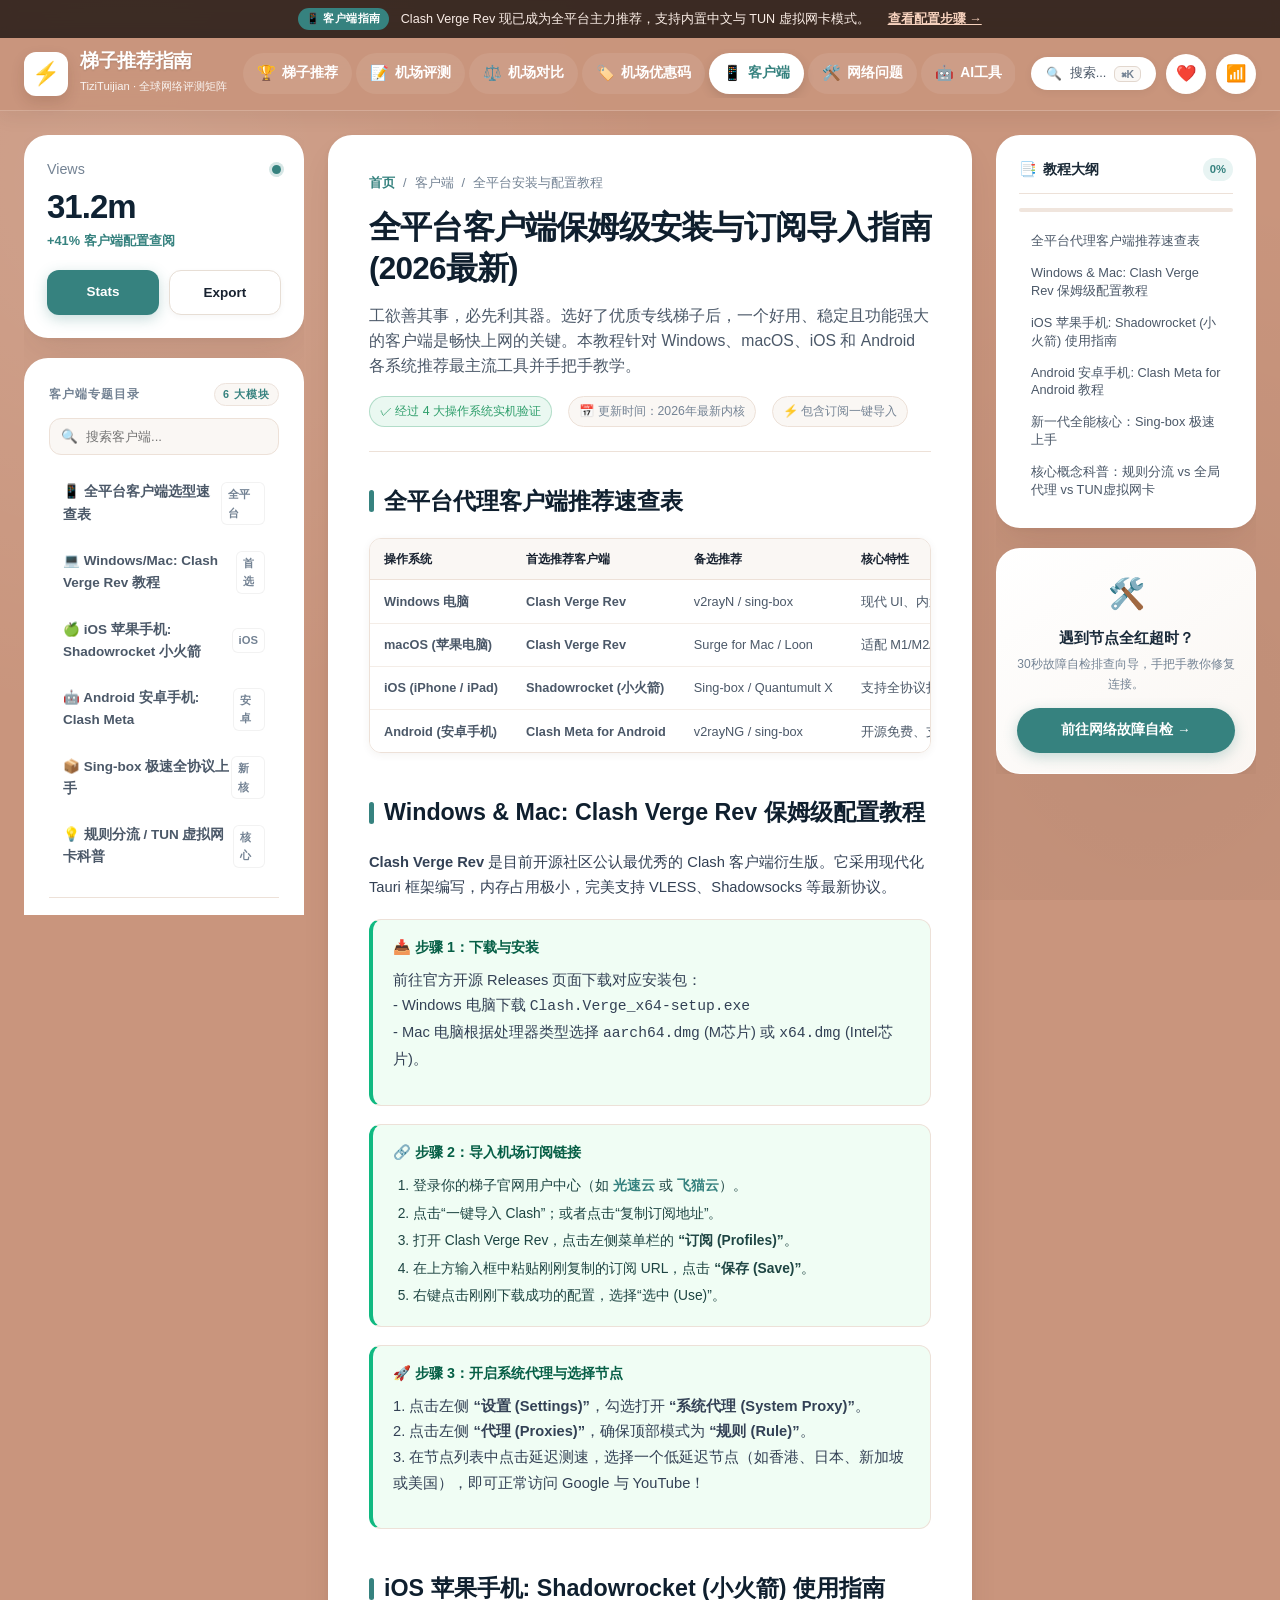
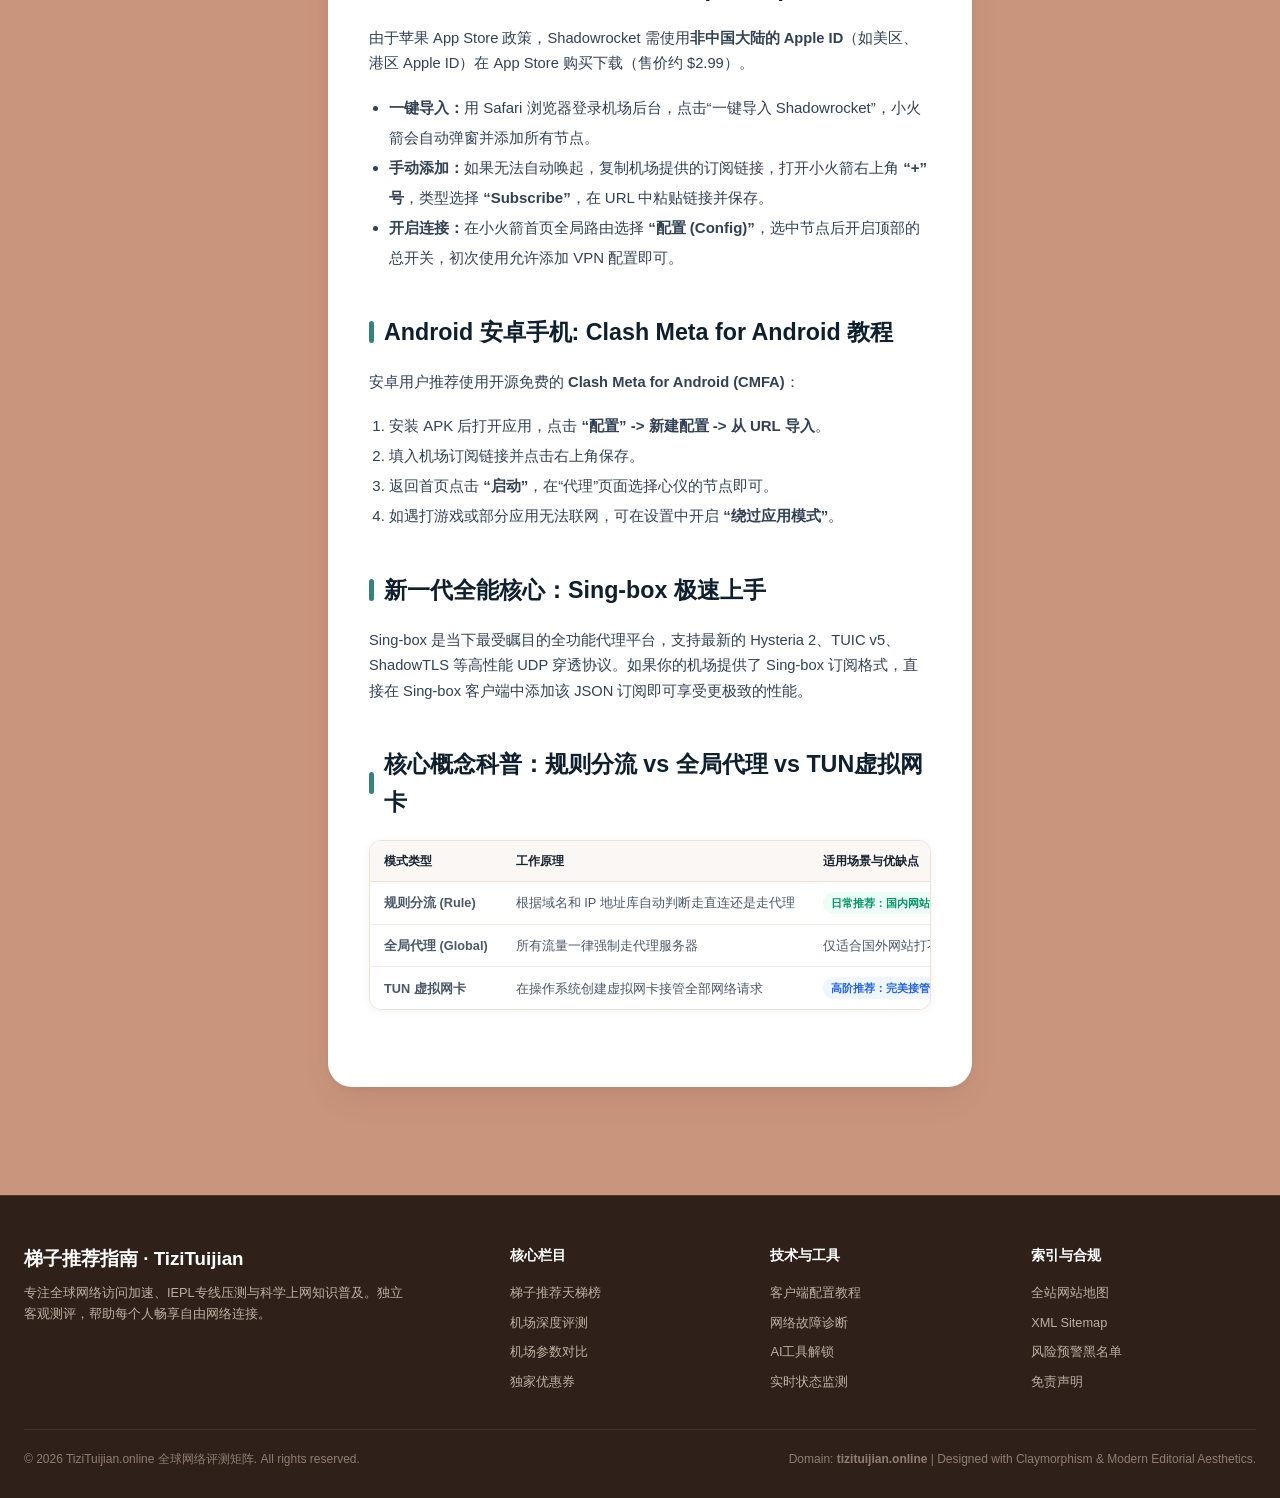
<file: clients.html>
<!DOCTYPE html>
<html lang="zh-CN">
<head>
  <meta charset="UTF-8">
  <meta name="viewport" content="width=device-width, initial-scale=1.0">
  <title>客户端 | 全平台科学上网软件下载与保姆级配置指南 (2026最新)</title>
  <meta name="keywords" content="科学上网客户端, Clash Verge Rev下载, 小火箭配置, Shadowrocket, Sing-box教程, v2rayN配置">
  <link rel="canonical" href="https://tizituijian.online/clients.html">

  <!-- Open Graph / SEO -->
  <meta property="og:site_name" content="梯子推荐指南 · TiziTuijian">
  <meta property="og:type" content="article">
  <meta property="og:title" content="客户端 | 全平台科学上网软件下载与保姆级配置指南 (2026最新)">
  <meta property="og:description" content="全平台代理客户端保姆级安装与订阅导入教程。全面覆盖 Windows/Mac 下的 Clash Verge Rev、iOS 小火箭、Android 下 Clash Meta 以及 Sing-box。">
  <meta property="og:url" content="https://tizituijian.online/clients.html">
  <meta property="og:locale" content="zh_CN">

  <!-- Twitter Card -->
  <meta name="twitter:card" content="summary_large_image">
  <meta name="twitter:title" content="全平台科学上网客户端下载与配置指南">
  <meta name="twitter:description" content="Clash Verge Rev、v2rayN、Sing-box、Shadowrocket 保姆级教程。">

  <!-- GEO & Regional SEO Meta Tags -->
  <meta name="geo.region" content="HK">
  <meta name="geo.placename" content="Hong Kong">
  <meta name="geo.position" content="22.3193;114.1694">
  <meta name="ICBM" content="22.3193, 114.1694">
  <meta http-equiv="content-language" content="zh-CN">

  <!-- JSON-LD Structured Data (GEO & Schema.org) -->
  <script type="application/ld+json">
  {
    "@context": "https://schema.org",
    "@type": "HowTo",
    "name": "全平台科学上网软件下载与保姆级配置指南",
    "description": "手把手指导如何下载、安装并配置 Clash Verge Rev、v2rayN、Sing-box 与 Shadowrocket",
    "url": "https://tizituijian.online/clients.html",
    "isPartOf": {
      "@type": "WebSite",
      "name": "梯子推荐指南",
      "url": "https://tizituijian.online/"
    },
    "breadcrumb": {
      "@type": "BreadcrumbList",
      "itemListElement": [
        {
          "@type": "ListItem",
          "position": 1,
          "name": "首页",
          "item": "https://tizituijian.online/"
        },
        {
          "@type": "ListItem",
          "position": 2,
          "name": "客户端指南",
          "item": "https://tizituijian.online/clients.html"
        }
      ]
    }
  }
  </script>

  <link rel="stylesheet" href="css/style.css">
</head>
<body>

  <!-- Top Announcement Banner -->
  <div class="top-notice-bar">
    <span class="notice-tag">📱 客户端指南</span>
    <span>Clash Verge Rev 现已成为全平台主力推荐，支持内置中文与 TUN 虚拟网卡模式。</span>
    <a href="#clash-verge" class="notice-link">查看配置步骤 →</a>
  </div>

  <!-- Header Navigation -->
  <header class="site-header">
    <div class="header-container">
      <a href="index.html" class="logo-area">
        <div class="logo-badge">⚡</div>
        <div class="brand-text">
          <h1>梯子推荐指南</h1>
          <span class="brand-sub">TiziTuijian · 全球网络评测矩阵</span>
        </div>
      </a>

      <!-- 9 Main Nav Tabs -->
      <nav class="main-nav">
        <a href="index.html" class="nav-link"><span class="nav-icon">🏆</span>梯子推荐</a>
        <a href="reviews.html" class="nav-link"><span class="nav-icon">📝</span>机场评测</a>
        <a href="compare.html" class="nav-link"><span class="nav-icon">⚖️</span>机场对比</a>
        <a href="coupons.html" class="nav-link"><span class="nav-icon">🏷️</span>机场优惠码</a>
        <a href="clients.html" class="nav-link active"><span class="nav-icon">📱</span>客户端</a>
        <a href="network.html" class="nav-link"><span class="nav-icon">🛠️</span>网络问题</a>
        <a href="ai-tools.html" class="nav-link"><span class="nav-icon">🤖</span>AI工具</a>
        <a href="status.html" class="nav-link"><span class="nav-icon">📊</span>机场状态</a>
        <a href="risk.html" class="nav-link"><span class="nav-icon">⚠️</span>风险预警</a>
      </nav>

      <div class="header-actions">
        <button class="search-btn" id="searchBtn" title="搜索全站 (Ctrl + K)">
          <span>🔍</span>
          <span>搜索...</span>
          <span class="search-shortcut">⌘K</span>
        </button>
        <button class="icon-pill-btn" title="收藏夹" onclick="showToast('已加入浏览器收藏夹 (Ctrl+D)')">❤️</button>
        <button class="icon-pill-btn" title="状态监控" onclick="location.href='status.html'">📶</button>
        <button class="mobile-menu-btn" id="mobileMenuBtn">☰</button>
      </div>
    </div>
  </header>

  <!-- 3-Column Layout Container -->
  <main class="layout-wrapper">
    <div class="three-column-grid">

      <!-- LEFT COLUMN: Directory & Widgets -->
      <aside class="sidebar-left">
        
        <!-- Image 1 Inspired Views Stats Widget -->
        <div class="views-widget">
          <div class="views-widget-header">
            <span class="views-label">Views</span>
            <span class="views-dot" title="在线软件更新中"></span>
          </div>
          <div class="views-count">31.2m</div>
          <span class="views-change">+41% 客户端配置查阅</span>
          <div class="widget-btn-group">
            <a href="clients.html" class="btn-teal">Stats</a>
            <button class="btn-white" onclick="showToast('全套配置包下载中...')">Export</button>
          </div>
        </div>

        <div class="clay-card">
          <div class="sidebar-title">
            <span>客户端专题目录</span>
            <span class="sidebar-badge-count">6 大模块</span>
          </div>

          <div class="sidebar-search-box">
            <span class="sidebar-search-icon">🔍</span>
            <input type="text" placeholder="搜索客户端..." id="sidebarDirSearch">
          </div>

          <ul class="nav-directory-list">
            <li class="nav-dir-item active">
              <a href="#overview">
                <span>📱 全平台客户端选型速查表</span>
                <span class="nav-dir-count">全平台</span>
              </a>
            </li>
            <li class="nav-dir-item">
              <a href="#clash-verge">
                <span>💻 Windows/Mac: Clash Verge Rev 教程</span>
                <span class="nav-dir-count">首选</span>
              </a>
            </li>
            <li class="nav-dir-item">
              <a href="#shadowrocket">
                <span>🍏 iOS 苹果手机: Shadowrocket 小火箭</span>
                <span class="nav-dir-count">iOS</span>
              </a>
            </li>
            <li class="nav-dir-item">
              <a href="#android">
                <span>🤖 Android 安卓手机: Clash Meta</span>
                <span class="nav-dir-count">安卓</span>
              </a>
            </li>
            <li class="nav-dir-item">
              <a href="#singbox">
                <span>📦 Sing-box 极速全协议上手</span>
                <span class="nav-dir-count">新核</span>
              </a>
            </li>
            <li class="nav-dir-item">
              <a href="#core-concepts">
                <span>💡 规则分流 / TUN 虚拟网卡科普</span>
                <span class="nav-dir-count">核心</span>
              </a>
            </li>
          </ul>

          <div class="sidebar-divider"></div>

          <div class="sidebar-title">
            <span>支持协议类型</span>
          </div>
          <div class="quick-tags">
            <span class="tag-item">VLESS</span>
            <span class="tag-item">Shadowsocks</span>
            <span class="tag-item">Hysteria 2</span>
            <span class="tag-item">Trojan</span>
            <span class="tag-item">TUIC</span>
          </div>
        </div>
      </aside>

      <!-- MIDDLE COLUMN: Main Content -->
      <section class="main-content">
        <article class="content-card">
          
          <div class="article-header">
            <div class="breadcrumb-nav">
              <a href="index.html">首页</a>
              <span>/</span>
              <span>客户端</span>
              <span>/</span>
              <span>全平台安装与配置教程</span>
            </div>
            <h1 class="article-title">全平台客户端保姆级安装与订阅导入指南 (2026最新)</h1>
            <p class="article-lead">
              工欲善其事，必先利其器。选好了优质专线梯子后，一个好用、稳定且功能强大的客户端是畅快上网的关键。本教程针对 Windows、macOS、iOS 和 Android 各系统推荐最主流工具并手把手教学。
            </p>
            <div class="meta-row">
              <span class="meta-chip verified">✓ 经过 4 大操作系统实机验证</span>
              <span class="meta-chip">📅 更新时间：2026年最新内核</span>
              <span class="meta-chip">⚡ 包含订阅一键导入</span>
            </div>
          </div>

          <div class="content-body">
            
            <!-- SECTION 1: Overview Table -->
            <section id="overview">
              <h2>全平台代理客户端推荐速查表</h2>
              <div class="data-table-wrapper">
                <table class="matrix-table">
                  <thead>
                    <tr>
                      <th>操作系统</th>
                      <th>首选推荐客户端</th>
                      <th>备选推荐</th>
                      <th>核心特性</th>
                      <th>推荐指数</th>
                    </tr>
                  </thead>
                  <tbody>
                    <tr>
                      <td><strong>Windows 电脑</strong></td>
                      <td><strong>Clash Verge Rev</strong></td>
                      <td>v2rayN / sing-box</td>
                      <td>现代 UI、内置 Clash Meta 内核、一键 TUN 模式</td>
                      <td><span class="tag-badge green">★★★★★ 强烈推荐</span></td>
                    </tr>
                    <tr>
                      <td><strong>macOS (苹果电脑)</strong></td>
                      <td><strong>Clash Verge Rev</strong></td>
                      <td>Surge for Mac / Loon</td>
                      <td>适配 M1/M2/M3/M4 Apple Silicon、系统级代理</td>
                      <td><span class="tag-badge green">★★★★★ 强烈推荐</span></td>
                    </tr>
                    <tr>
                      <td><strong>iOS (iPhone / iPad)</strong></td>
                      <td><strong>Shadowrocket (小火箭)</strong></td>
                      <td>Sing-box / Quantumult X</td>
                      <td>支持全协议扫描/URL导入、自动测速、极其省电</td>
                      <td><span class="tag-badge green">★★★★★ 装机必备</span></td>
                    </tr>
                    <tr>
                      <td><strong>Android (安卓手机)</strong></td>
                      <td><strong>Clash Meta for Android</strong></td>
                      <td>v2rayNG / sing-box</td>
                      <td>开源免费、支持分应用代理、分流规则丰富</td>
                      <td><span class="tag-badge green">★★★★★ 强烈推荐</span></td>
                    </tr>
                  </tbody>
                </table>
              </div>
            </section>

            <!-- SECTION 2: Clash Verge Rev -->
            <section id="clash-verge">
              <h2>Windows &amp; Mac: Clash Verge Rev 保姆级配置教程</h2>
              <p>
                <strong>Clash Verge Rev</strong> 是目前开源社区公认最优秀的 Clash 客户端衍生版。它采用现代化 Tauri 框架编写，内存占用极小，完美支持 VLESS、Shadowsocks 等最新协议。
              </p>

              <div class="callout-box callout-tip">
                <div class="callout-title">📥 步骤 1：下载与安装</div>
                <p>
                  前往官方开源 Releases 页面下载对应安装包：<br>
                  - Windows 电脑下载 <code>Clash.Verge_x64-setup.exe</code><br>
                  - Mac 电脑根据处理器类型选择 <code>aarch64.dmg</code> (M芯片) 或 <code>x64.dmg</code> (Intel芯片)。
                </p>
              </div>

              <div class="callout-box callout-tip">
                <div class="callout-title">🔗 步骤 2：导入机场订阅链接</div>
                <ol style="margin-left: 20px; line-height: 2; color: #1e4543;">
                  <li>登录你的梯子官网用户中心（如 <a href="https://sahude.gsyvipaff.com/#/?code=keqgvT5Y" target="_blank" style="color:var(--color-teal);font-weight:700;">光速云</a> 或 <a href="https://guangs.flycataff.com/#/?code=6uq0Xe9y" target="_blank" style="color:var(--color-teal);font-weight:700;">飞猫云</a>）。</li>
                  <li>点击“一键导入 Clash”；或者点击“复制订阅地址”。</li>
                  <li>打开 Clash Verge Rev，点击左侧菜单栏的 <strong>“订阅 (Profiles)”</strong>。</li>
                  <li>在上方输入框中粘贴刚刚复制的订阅 URL，点击 <strong>“保存 (Save)”</strong>。</li>
                  <li>右键点击刚刚下载成功的配置，选择“选中 (Use)”。</li>
                </ol>
              </div>

              <div class="callout-box callout-tip">
                <div class="callout-title">🚀 步骤 3：开启系统代理与选择节点</div>
                <p>
                  1. 点击左侧 <strong>“设置 (Settings)”</strong>，勾选打开 <strong>“系统代理 (System Proxy)”</strong>。<br>
                  2. 点击左侧 <strong>“代理 (Proxies)”</strong>，确保顶部模式为 <strong>“规则 (Rule)”</strong>。<br>
                  3. 在节点列表中点击延迟测速，选择一个低延迟节点（如香港、日本、新加坡或美国），即可正常访问 Google 与 YouTube！
                </p>
              </div>
            </section>

            <!-- SECTION 3: Shadowrocket -->
            <section id="shadowrocket">
              <h2>iOS 苹果手机: Shadowrocket (小火箭) 使用指南</h2>
              <p>
                由于苹果 App Store 政策，Shadowrocket 需使用<strong>非中国大陆的 Apple ID</strong>（如美区、港区 Apple ID）在 App Store 购买下载（售价约 $2.99）。
              </p>
              <ul style="margin-left: 20px; line-height: 2; margin-bottom: 20px; color: #334155;">
                <li><strong>一键导入：</strong>用 Safari 浏览器登录机场后台，点击“一键导入 Shadowrocket”，小火箭会自动弹窗并添加所有节点。</li>
                <li><strong>手动添加：</strong>如果无法自动唤起，复制机场提供的订阅链接，打开小火箭右上角 <strong>“+” 号</strong>，类型选择 <strong>“Subscribe”</strong>，在 URL 中粘贴链接并保存。</li>
                <li><strong>开启连接：</strong>在小火箭首页全局路由选择 <strong>“配置 (Config)”</strong>，选中节点后开启顶部的总开关，初次使用允许添加 VPN 配置即可。</li>
              </ul>
            </section>

            <!-- SECTION 4: Android -->
            <section id="android">
              <h2>Android 安卓手机: Clash Meta for Android 教程</h2>
              <p>
                安卓用户推荐使用开源免费的 <strong>Clash Meta for Android (CMFA)</strong>：
              </p>
              <ol style="margin-left: 20px; line-height: 2; margin-bottom: 20px; color: #334155;">
                <li>安装 APK 后打开应用，点击 <strong>“配置” -> 新建配置 -> 从 URL 导入</strong>。</li>
                <li>填入机场订阅链接并点击右上角保存。</li>
                <li>返回首页点击 <strong>“启动”</strong>，在“代理”页面选择心仪的节点即可。</li>
                <li>如遇打游戏或部分应用无法联网，可在设置中开启 <strong>“绕过应用模式”</strong>。</li>
              </ol>
            </section>

            <!-- SECTION 5: Singbox -->
            <section id="singbox">
              <h2>新一代全能核心：Sing-box 极速上手</h2>
              <p>
                Sing-box 是当下最受瞩目的全功能代理平台，支持最新的 Hysteria 2、TUIC v5、ShadowTLS 等高性能 UDP 穿透协议。如果你的机场提供了 Sing-box 订阅格式，直接在 Sing-box 客户端中添加该 JSON 订阅即可享受更极致的性能。
              </p>
            </section>

            <!-- SECTION 6: Concepts -->
            <section id="core-concepts">
              <h2>核心概念科普：规则分流 vs 全局代理 vs TUN虚拟网卡</h2>
              <div class="data-table-wrapper">
                <table class="matrix-table">
                  <thead>
                    <tr>
                      <th>模式类型</th>
                      <th>工作原理</th>
                      <th>适用场景与优缺点</th>
                    </tr>
                  </thead>
                  <tbody>
                    <tr>
                      <td><strong>规则分流 (Rule)</strong></td>
                      <td>根据域名和 IP 地址库自动判断走直连还是走代理</td>
                      <td><span class="tag-badge green">日常推荐：国内网站飞快，国外网站加速，互不影响</span></td>
                    </tr>
                    <tr>
                      <td><strong>全局代理 (Global)</strong></td>
                      <td>所有流量一律强制走代理服务器</td>
                      <td>仅适合国外网站打不开时的应急调试，不建议日常常驻</td>
                    </tr>
                    <tr>
                      <td><strong>TUN 虚拟网卡</strong></td>
                      <td>在操作系统创建虚拟网卡接管全部网络请求</td>
                      <td><span class="tag-badge blue">高阶推荐：完美接管 Git Clone、命令行终端、游戏外服</span></td>
                    </tr>
                  </tbody>
                </table>
              </div>
            </section>

          </div>
        </article>
      </section>

      <!-- RIGHT COLUMN: Outline / Table of Contents -->
      <aside class="sidebar-right">
        
        <div class="toc-card">
          <div class="toc-header">
            <div class="toc-title">
              <span>📑</span>
              <span>教程大纲</span>
            </div>
            <span class="reading-percent" id="readingPercent">0%</span>
          </div>

          <div class="reading-progress-track">
            <div class="reading-progress-bar" id="readingProgress"></div>
          </div>

          <ul class="toc-list" id="tocList">
            <!-- Dynamic generated by JS -->
          </ul>
        </div>

        <div class="quick-helper-card">
          <div class="helper-icon">🛠️</div>
          <div class="helper-title">遇到节点全红超时？</div>
          <div class="helper-desc">30秒故障自检排查向导，手把手教你修复连接。</div>
          <a href="network.html" class="btn-teal btn-pill" style="width: 100%; box-sizing: border-box;">前往网络故障自检 →</a>
        </div>

      </aside>

    </div>
  </main>

  <button class="back-to-top" id="backToTop" title="返回顶部">↑</button>

  <!-- Search Modal -->
  <div class="search-modal-backdrop" id="searchModal">
    <div class="search-modal-content">
      <div class="search-modal-input-wrap">
        <span>🔍</span>
        <input type="text" class="search-modal-input" id="searchInput" placeholder="搜索梯子、评测、优惠码或客户端教程...">
        <button id="searchClose" style="background:none;border:none;cursor:pointer;font-size:1.2rem;color:#888;">✕</button>
      </div>
      <div class="search-modal-results">
        <a href="clients.html" class="search-result-item">
          <div class="search-res-title">📱 全平台客户端下载与保姆级配置</div>
          <div class="search-res-snippet">Clash Verge Rev、Shadowrocket (小火箭)、v2rayN、sing-box 教程</div>
        </a>
        <a href="network.html" class="search-result-item">
          <div class="search-res-title">🛠️ 科学上网网络故障自检急救</div>
          <div class="search-res-snippet">节点全红 9999ms、TLS 握手超时、系统代理与 TUN 模式冲突排查</div>
        </a>
      </div>
    </div>
  </div>

  <!-- Footer -->
  <footer class="site-footer">
    <div class="footer-container">
      <div class="footer-brand">
        <h4>梯子推荐指南 · TiziTuijian</h4>
        <p>专注全球网络访问加速、IEPL专线压测与科学上网知识普及。独立客观测评，帮助每个人畅享自由网络连接。</p>
      </div>
      <div class="footer-col">
        <h5>核心栏目</h5>
        <ul class="footer-links">
          <li><a href="index.html">梯子推荐天梯榜</a></li>
          <li><a href="reviews.html">机场深度评测</a></li>
          <li><a href="compare.html">机场参数对比</a></li>
          <li><a href="coupons.html">独家优惠券</a></li>
        </ul>
      </div>
      <div class="footer-col">
        <h5>技术与工具</h5>
        <ul class="footer-links">
          <li><a href="clients.html">客户端配置教程</a></li>
          <li><a href="network.html">网络故障诊断</a></li>
          <li><a href="ai-tools.html">AI工具解锁</a></li>
          <li><a href="status.html">实时状态监测</a></li>
        </ul>
      </div>
      <div class="footer-col">
        <h5>索引与合规</h5>
        <ul class="footer-links">
          <li><a href="sitemap.html">全站网站地图</a></li>
          <li><a href="sitemap.xml" target="_blank">XML Sitemap</a></li>
          <li><a href="risk.html">风险预警黑名单</a></li>
          <li><a href="javascript:void(0)" onclick="showToast('本站仅供技术学习交流与网络科研')">免责声明</a></li>
        </ul>
      </div>
    </div>
    <div class="footer-bottom">
      <div>© 2026 TiziTuijian.online 全球网络评测矩阵. All rights reserved.</div>
      <div>Domain: <a href="https://tizituijian.online" style="color:inherit;font-weight:bold;">tizituijian.online</a> | Designed with Claymorphism &amp; Modern Editorial Aesthetics.</div>
    </div>
  </footer>

  <script src="js/main.js"></script>
</body>
</html>
</file>
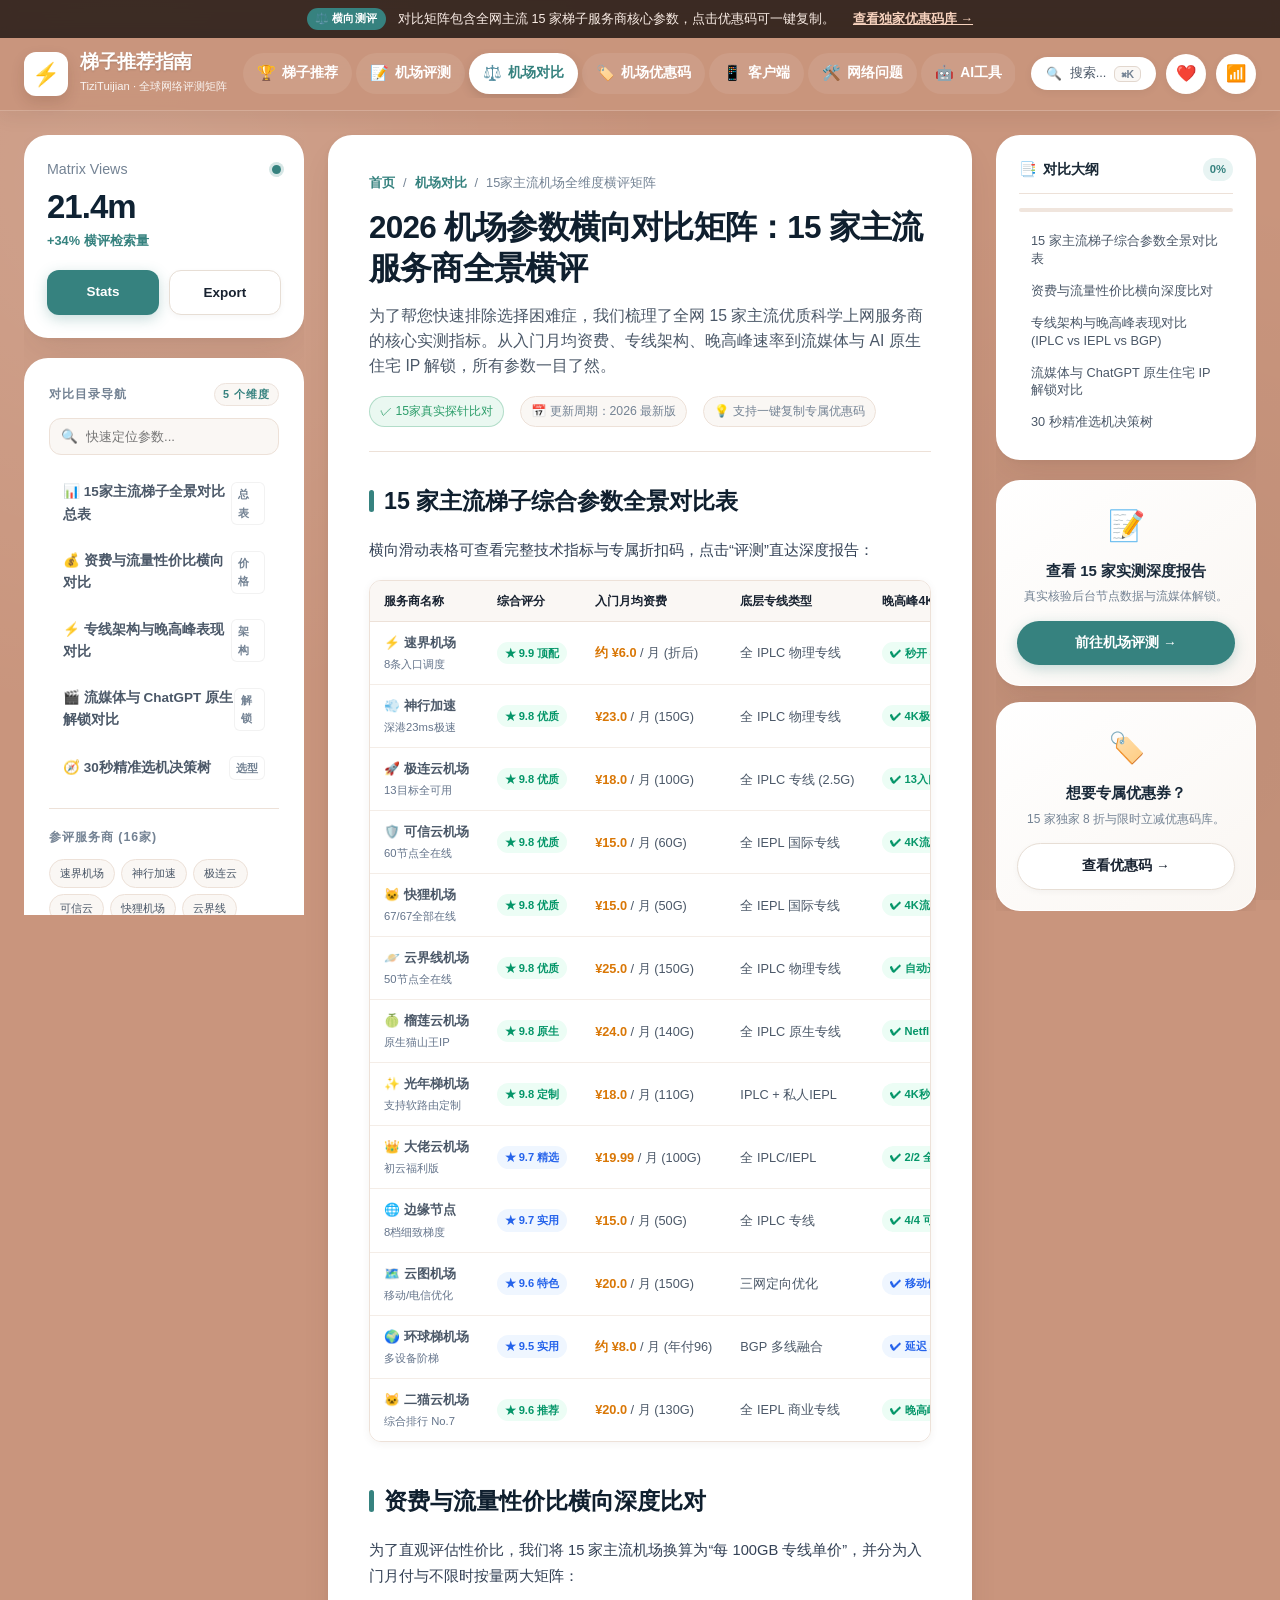
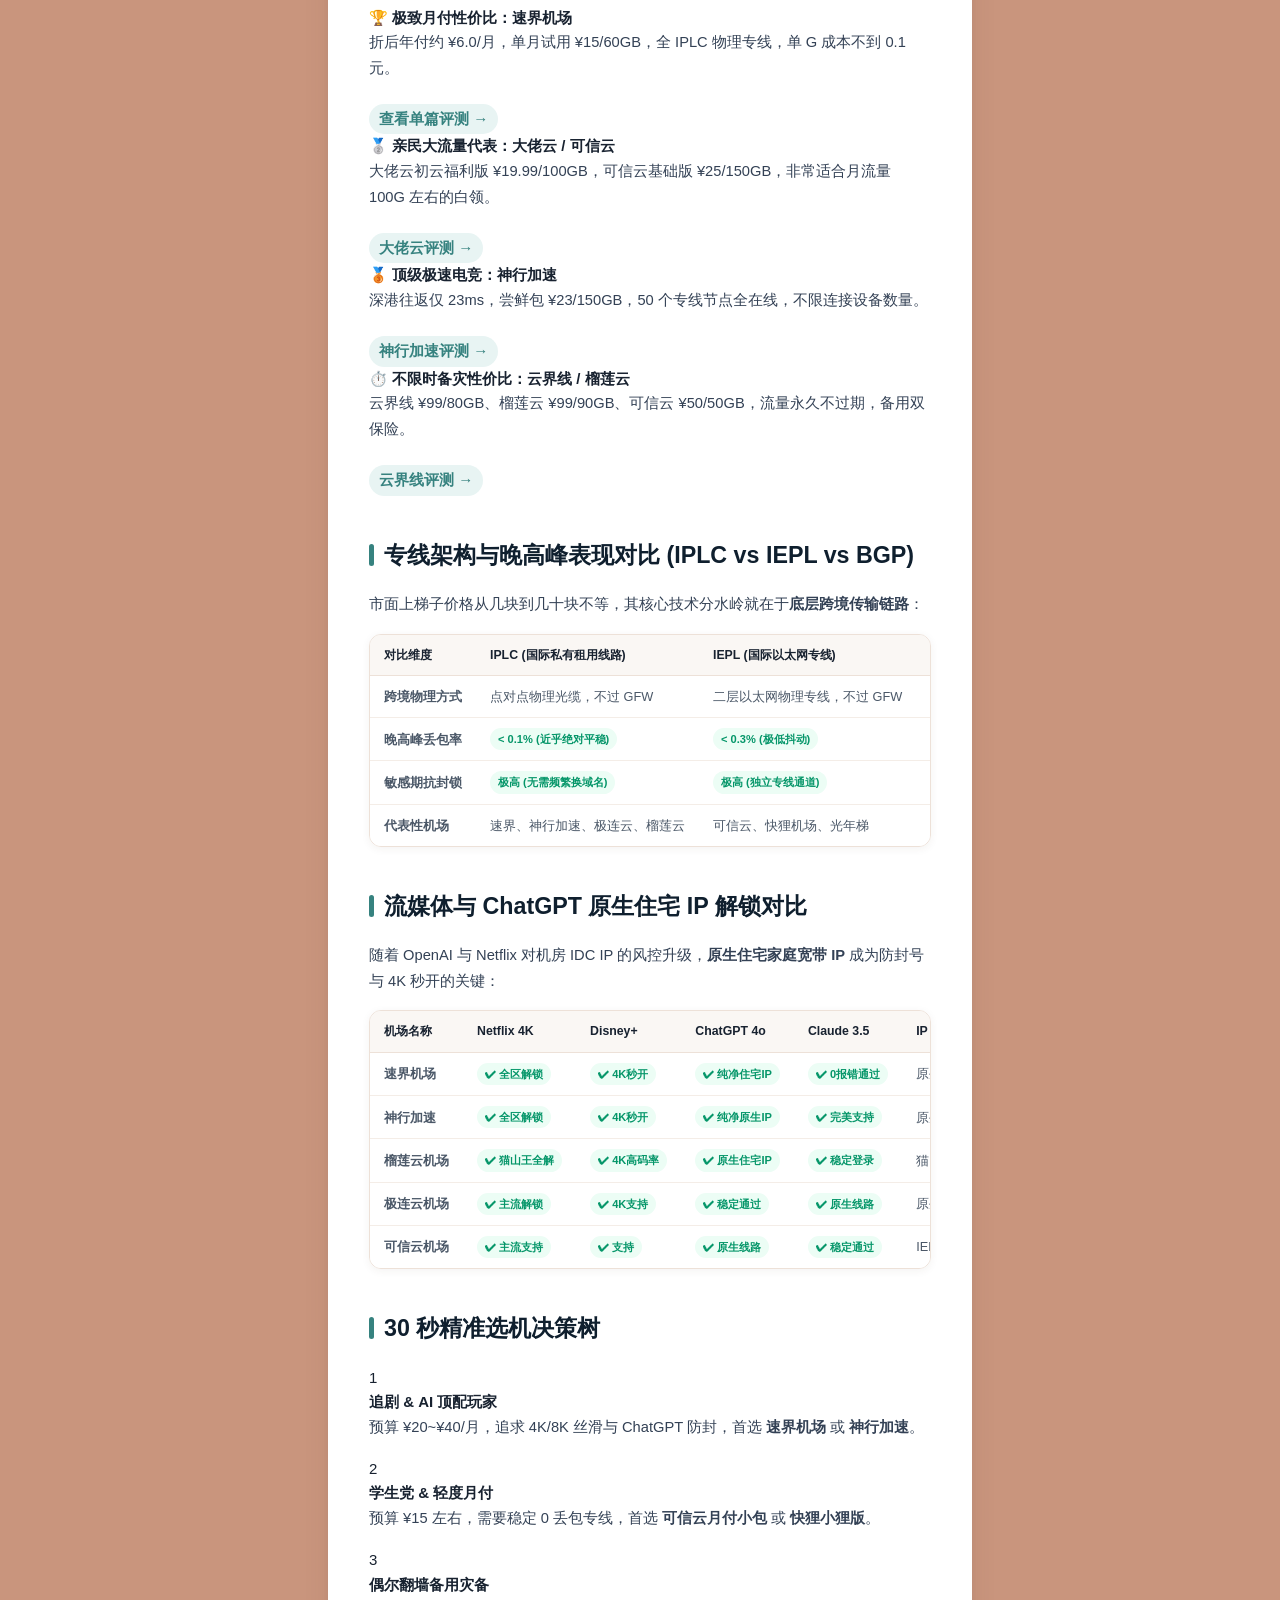
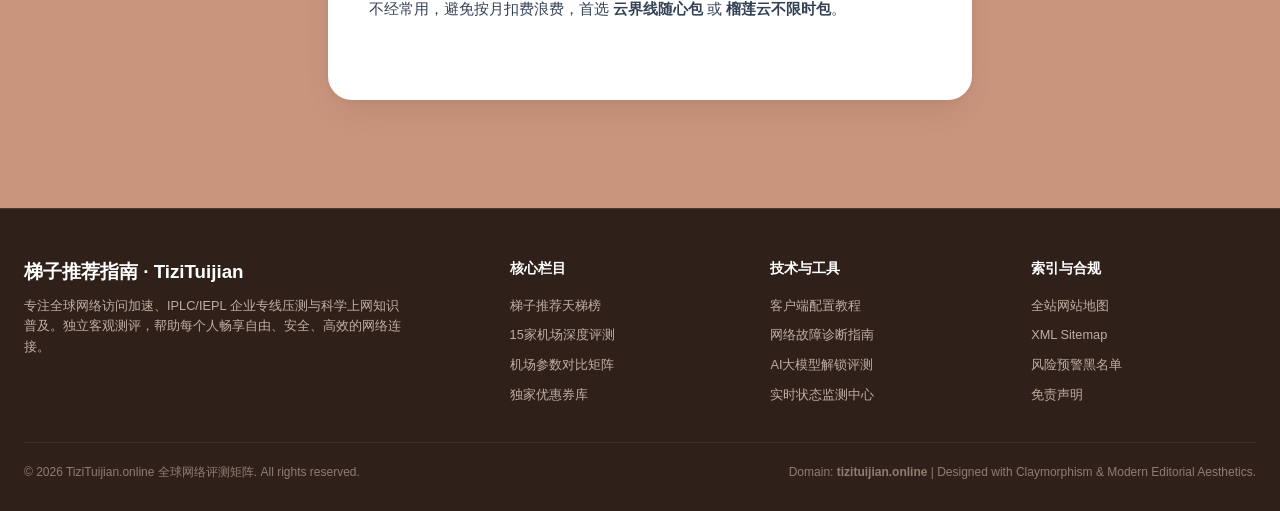
<file: compare.html>
<!DOCTYPE html>
<html lang="zh-CN">
<head>
  <meta charset="UTF-8">
  <meta name="viewport" content="width=device-width, initial-scale=1.0">
  <title>机场对比 | 2026年15家主流科学上网梯子全维度参数横评矩阵 - 梯子推荐指南</title>
  <meta name="description" content="2026年15家主流科学上网机场全景横评参数对比表。全面比对速界、神行加速、极连云、可信云、快狸、云界线、榴莲云等在价格、专线类型、节点在线数、晚高峰延迟及ChatGPT/流媒体解锁上的核心差异。">
  <meta name="keywords" content="机场对比, 梯子对比, 15家机场横评, IPLC专线对比, 便宜机场对比, 科学上网参数表">
  <link rel="canonical" href="https://tizituijian.online/compare.html">

  <!-- Open Graph / SEO -->
  <meta property="og:site_name" content="梯子推荐指南 · TiziTuijian">
  <meta property="og:type" content="article">
  <meta property="og:title" content="机场对比 | 2026年15家主流科学上网梯子全维度参数横评矩阵">
  <meta property="og:description" content="2026年15家主流科学上网机场全景横评参数对比表。全面比对速界、神行加速、极连云等在价格、专线类型、延迟及流媒体解锁差异。">
  <meta property="og:url" content="https://tizituijian.online/compare.html">
  <meta property="og:locale" content="zh_CN">

  <!-- Twitter Card -->
  <meta name="twitter:card" content="summary_large_image">
  <meta name="twitter:title" content="机场对比 | 15家主流科学上网梯子参数矩阵">
  <meta name="twitter:description" content="全方位横评价格、协议、线路、晚高峰延迟与解锁能力。">

  <!-- GEO & Regional SEO Meta Tags -->
  <meta name="geo.region" content="HK">
  <meta name="geo.placename" content="Hong Kong">
  <meta name="geo.position" content="22.3193;114.1694">
  <meta name="ICBM" content="22.3193, 114.1694">
  <meta http-equiv="content-language" content="zh-CN">

  <!-- JSON-LD Structured Data (GEO & Schema.org) -->
  <script type="application/ld+json">
  {
    "@context": "https://schema.org",
    "@type": "WebPage",
    "name": "2026年15家主流科学上网梯子全维度参数横评矩阵",
    "url": "https://tizituijian.online/compare.html",
    "description": "基于客观多维度实测的15家机场参数横评矩阵与选型对比",
    "isPartOf": {
      "@type": "WebSite",
      "name": "梯子推荐指南",
      "url": "https://tizituijian.online/"
    },
    "breadcrumb": {
      "@type": "BreadcrumbList",
      "itemListElement": [
        {
          "@type": "ListItem",
          "position": 1,
          "name": "首页",
          "item": "https://tizituijian.online/"
        },
        {
          "@type": "ListItem",
          "position": 2,
          "name": "机场对比",
          "item": "https://tizituijian.online/compare.html"
        }
      ]
    }
  }
  </script>

  <link rel="stylesheet" href="css/style.css">
</head>
<body>

  <!-- Top Announcement Banner -->
  <div class="top-notice-bar">
    <span class="notice-tag">⚖️ 横向测评</span>
    <span>对比矩阵包含全网主流 15 家梯子服务商核心参数，点击优惠码可一键复制。</span>
    <a href="coupons.html" class="notice-link">查看独家优惠码库 →</a>
  </div>

  <!-- Header Navigation -->
  <header class="site-header">
    <div class="header-container">
      <a href="index.html" class="logo-area">
        <div class="logo-badge">⚡</div>
        <div class="brand-text">
          <h1>梯子推荐指南</h1>
          <span class="brand-sub">TiziTuijian · 全球网络评测矩阵</span>
        </div>
      </a>

      <!-- 9 Main Nav Tabs -->
      <nav class="main-nav">
        <a href="index.html" class="nav-link"><span class="nav-icon">🏆</span>梯子推荐</a>
        <a href="reviews.html" class="nav-link"><span class="nav-icon">📝</span>机场评测</a>
        <a href="compare.html" class="nav-link active"><span class="nav-icon">⚖️</span>机场对比</a>
        <a href="coupons.html" class="nav-link"><span class="nav-icon">🏷️</span>机场优惠码</a>
        <a href="clients.html" class="nav-link"><span class="nav-icon">📱</span>客户端</a>
        <a href="network.html" class="nav-link"><span class="nav-icon">🛠️</span>网络问题</a>
        <a href="ai-tools.html" class="nav-link"><span class="nav-icon">🤖</span>AI工具</a>
        <a href="status.html" class="nav-link"><span class="nav-icon">📊</span>机场状态</a>
        <a href="risk.html" class="nav-link"><span class="nav-icon">⚠️</span>风险预警</a>
      </nav>

      <div class="header-actions">
        <button class="search-btn" id="searchBtn" title="搜索全站 (Ctrl + K)">
          <span>🔍</span>
          <span>搜索...</span>
          <span class="search-shortcut">⌘K</span>
        </button>
        <button class="icon-pill-btn" title="收藏夹" onclick="showToast('已加入浏览器收藏夹 (Ctrl+D)')">❤️</button>
        <button class="icon-pill-btn" title="状态监控" onclick="location.href='status.html'">📶</button>
        <button class="mobile-menu-btn" id="mobileMenuBtn">☰</button>
      </div>
    </div>
  </header>

  <!-- 3-Column Layout Container -->
  <main class="layout-wrapper">
    <div class="three-column-grid">

      <!-- LEFT COLUMN: Directory & Widgets -->
      <aside class="sidebar-left">
        
        <div class="views-widget">
          <div class="views-widget-header">
            <span class="views-label">Matrix Views</span>
            <span class="views-dot" title="实时对比计算中"></span>
          </div>
          <div class="views-count">21.4m</div>
          <span class="views-change">+34% 横评检索量</span>
          <div class="widget-btn-group">
            <a href="compare.html" class="btn-teal">Stats</a>
            <button class="btn-white" onclick="showToast('15家参数对比表格导出中...')">Export</button>
          </div>
        </div>

        <div class="clay-card">
          <div class="sidebar-title">
            <span>对比目录导航</span>
            <span class="sidebar-badge-count">5 个维度</span>
          </div>

          <div class="sidebar-search-box">
            <span class="sidebar-search-icon">🔍</span>
            <input type="text" placeholder="快速定位参数..." id="sidebarDirSearch">
          </div>

          <ul class="nav-directory-list">
            <li class="nav-dir-item active">
              <a href="#full-matrix">
                <span>📊 15家主流梯子全景对比总表</span>
                <span class="nav-dir-count">总表</span>
              </a>
            </li>
            <li class="nav-dir-item">
              <a href="#price-comparison">
                <span>💰 资费与流量性价比横向对比</span>
                <span class="nav-dir-count">价格</span>
              </a>
            </li>
            <li class="nav-dir-item">
              <a href="#line-tech">
                <span>⚡ 专线架构与晚高峰表现对比</span>
                <span class="nav-dir-count">架构</span>
              </a>
            </li>
            <li class="nav-dir-item">
              <a href="#streaming-ai">
                <span>🎬 流媒体与 ChatGPT 原生解锁对比</span>
                <span class="nav-dir-count">解锁</span>
              </a>
            </li>
            <li class="nav-dir-item">
              <a href="#decision-tree">
                <span>🧭 30秒精准选机决策树</span>
                <span class="nav-dir-count">选型</span>
              </a>
            </li>
          </ul>

          <div class="sidebar-divider"></div>

          <div class="sidebar-title">
            <span>参评服务商 (16家)</span>
          </div>
          <div class="quick-tags">
            <a href="reviews.html#speed" class="tag-item">速界机场</a>
            <a href="reviews.html#shenxing" class="tag-item">神行加速</a>
            <a href="reviews.html#jilian" class="tag-item">极连云</a>
            <a href="reviews.html#kexin" class="tag-item">可信云</a>
            <a href="reviews.html#kuaili" class="tag-item">快狸机场</a>
            <a href="reviews.html#yunjiexian" class="tag-item">云界线</a>
            <a href="reviews.html#liulian" class="tag-item">榴莲云</a>
            <a href="reviews.html#guangnian" class="tag-item">光年梯</a>
            <a href="reviews.html#dalao" class="tag-item">大佬云</a>
            <a href="reviews.html#edge" class="tag-item">边缘节点</a>
            <a href="reviews.html#ermao" class="tag-item">二猫云</a>
          </div>
        </div>
      </aside>

      <!-- MIDDLE COLUMN: Main Content -->
      <section class="main-content">
        <article class="content-card">
          
          <div class="article-header">
            <div class="breadcrumb-nav">
              <a href="index.html">首页</a>
              <span>/</span>
              <a href="compare.html">机场对比</a>
              <span>/</span>
              <span>15家主流机场全维度横评矩阵</span>
            </div>
            <h1 class="article-title">2026 机场参数横向对比矩阵：15 家主流服务商全景横评</h1>
            <p class="article-lead">
              为了帮您快速排除选择困难症，我们梳理了全网 15 家主流优质科学上网服务商的核心实测指标。从入门月均资费、专线架构、晚高峰速率到流媒体与 AI 原生住宅 IP 解锁，所有参数一目了然。
            </p>
            <div class="meta-row">
              <span class="meta-chip verified">✓ 15家真实探针比对</span>
              <span class="meta-chip">📅 更新周期：2026 最新版</span>
              <span class="meta-chip">💡 支持一键复制专属优惠码</span>
            </div>
          </div>

          <div class="content-body">
            
            <!-- SECTION 1: Full Matrix Table -->
            <section id="full-matrix">
              <h2>15 家主流梯子综合参数全景对比表</h2>
              <p>横向滑动表格可查看完整技术指标与专属折扣码，点击“评测”直达深度报告：</p>

              <div class="data-table-wrapper">
                <table class="matrix-table">
                  <thead>
                    <tr>
                      <th>服务商名称</th>
                      <th>综合评分</th>
                      <th>入门月均资费</th>
                      <th>底层专线类型</th>
                      <th>晚高峰4K秒开</th>
                      <th>ChatGPT/Claude</th>
                      <th>按量不过期</th>
                      <th>独家优惠券</th>
                      <th>官网直达</th>
                    </tr>
                  </thead>
                  <tbody>
                    <tr>
                      <td><strong>⚡ 速界机场</strong><br><span style="font-size:0.75rem;color:#64748b;">8条入口调度</span></td>
                      <td><span class="tag-badge green">★ 9.9 顶配</span></td>
                      <td><strong style="color:#d97706;">约 ¥6.0</strong> / 月 (折后)</td>
                      <td>全 IPLC 物理专线</td>
                      <td><span class="tag-badge green">✔ 秒开 8K</span></td>
                      <td><span class="tag-badge green">✔ 原生住宅IP</span></td>
                      <td>无 (月付/年付)</td>
                      <td>
                        <span class="coupon-code">sujie888</span>
                        <button class="copy-btn" data-code="sujie888">复制8折</button>
                      </td>
                      <td><a href="https://lqy001.speedworldaff.com/#/register?code=p3EKNmlp" target="_blank" rel="noopener sponsored" class="btn-teal" style="padding:4px 10px;font-size:0.75rem;">直达官网 →</a></td>
                    </tr>
                    <tr>
                      <td><strong>💨 神行加速</strong><br><span style="font-size:0.75rem;color:#64748b;">深港23ms极速</span></td>
                      <td><span class="tag-badge green">★ 9.8 优质</span></td>
                      <td><strong style="color:#d97706;">¥23.0</strong> / 月 (150G)</td>
                      <td>全 IPLC 物理专线</td>
                      <td><span class="tag-badge green">✔ 4K极速秒开</span></td>
                      <td><span class="tag-badge green">✔ 纯净原生IP</span></td>
                      <td><span class="tag-badge blue">✔ ¥99/90G不过期</span></td>
                      <td>
                        <span class="coupon-code">shenxing888</span>
                        <button class="copy-btn" data-code="shenxing888">复制</button>
                      </td>
                      <td><a href="https://wuhan01.shenxingaff.com/#/?code=z3ybkLVj" target="_blank" rel="noopener sponsored" class="btn-teal" style="padding:4px 10px;font-size:0.75rem;">直达官网 →</a></td>
                    </tr>
                    <tr>
                      <td><strong>🚀 极连云机场</strong><br><span style="font-size:0.75rem;color:#64748b;">13目标全可用</span></td>
                      <td><span class="tag-badge green">★ 9.8 优质</span></td>
                      <td><strong style="color:#d97706;">¥18.0</strong> / 月 (100G)</td>
                      <td>全 IPLC 专线 (2.5G)</td>
                      <td><span class="tag-badge green">✔ 13入口切流</span></td>
                      <td><span class="tag-badge green">✔ 稳定解锁</span></td>
                      <td><span class="tag-badge blue">✔ ¥399/600G</span></td>
                      <td>
                        <span class="coupon-code">jilian888</span>
                        <button class="copy-btn" data-code="jilian888">复制</button>
                      </td>
                      <td><a href="https://liujie2002.jlyvipaff.com/#/?code=0MxRdXiu" target="_blank" rel="noopener sponsored" class="btn-teal" style="padding:4px 10px;font-size:0.75rem;">直达官网 →</a></td>
                    </tr>
                    <tr>
                      <td><strong>🛡️ 可信云机场</strong><br><span style="font-size:0.75rem;color:#64748b;">60节点全在线</span></td>
                      <td><span class="tag-badge green">★ 9.8 优质</span></td>
                      <td><strong style="color:#d97706;">¥15.0</strong> / 月 (60G)</td>
                      <td>全 IEPL 国际专线</td>
                      <td><span class="tag-badge green">✔ 4K流畅秒开</span></td>
                      <td><span class="tag-badge green">✔ 学术/AI专精</span></td>
                      <td><span class="tag-badge blue">✔ ¥50/50G不过期</span></td>
                      <td>
                        <span class="coupon-code">kexin666</span>
                        <button class="copy-btn" data-code="kexin666">复制</button>
                      </td>
                      <td><a href="https://ermaozi01.kosingaff.com/#/register?code=FA6DjjDi" target="_blank" rel="noopener sponsored" class="btn-teal" style="padding:4px 10px;font-size:0.75rem;">直达官网 →</a></td>
                    </tr>
                    <tr>
                      <td><strong>🐱 快狸机场</strong><br><span style="font-size:0.75rem;color:#64748b;">67/67全部在线</span></td>
                      <td><span class="tag-badge green">★ 9.8 优质</span></td>
                      <td><strong style="color:#d97706;">¥15.0</strong> / 月 (50G)</td>
                      <td>全 IEPL 国际专线</td>
                      <td><span class="tag-badge green">✔ 4K流畅</span></td>
                      <td><span class="tag-badge green">✔ 原生线路</span></td>
                      <td>无 (月付为主)</td>
                      <td>
                        <span class="coupon-code">kuaili996</span>
                        <button class="copy-btn" data-code="kuaili996">复制</button>
                      </td>
                      <td><a href="https://yyo649929.kuailiaff.com/#/register?code=JVuUcHke" target="_blank" rel="noopener sponsored" class="btn-teal" style="padding:4px 10px;font-size:0.75rem;">直达官网 →</a></td>
                    </tr>
                    <tr>
                      <td><strong>🪐 云界线机场</strong><br><span style="font-size:0.75rem;color:#64748b;">50节点全在线</span></td>
                      <td><span class="tag-badge green">★ 9.8 优质</span></td>
                      <td><strong style="color:#d97706;">¥25.0</strong> / 月 (150G)</td>
                      <td>全 IPLC 物理专线</td>
                      <td><span class="tag-badge green">✔ 自动选优</span></td>
                      <td><span class="tag-badge green">✔ 流媒体全解</span></td>
                      <td><span class="tag-badge blue">✔ 闲云随心包¥99</span></td>
                      <td>
                        <span class="coupon-code">yjx888</span>
                        <button class="copy-btn" data-code="yjx888">复制</button>
                      </td>
                      <td><a href="https://liuajie7.yunjiexianaff.com/#/?code=AMWirEkQ" target="_blank" rel="noopener sponsored" class="btn-teal" style="padding:4px 10px;font-size:0.75rem;">直达官网 →</a></td>
                    </tr>
                    <tr>
                      <td><strong>🍈 榴莲云机场</strong><br><span style="font-size:0.75rem;color:#64748b;">原生猫山王IP</span></td>
                      <td><span class="tag-badge green">★ 9.8 原生</span></td>
                      <td><strong style="color:#d97706;">¥24.0</strong> / 月 (140G)</td>
                      <td>全 IPLC 原生专线</td>
                      <td><span class="tag-badge green">✔ Netflix 4K</span></td>
                      <td><span class="tag-badge green">✔ 纯净住宅IP</span></td>
                      <td><span class="tag-badge blue">✔ 不限时小包¥99</span></td>
                      <td>
                        <span class="coupon-code">liulian888</span>
                        <button class="copy-btn" data-code="liulian888">复制85折</button>
                      </td>
                      <td><a href="https://liuajie74.liulianyunaff.com/#/?code=rp2bbeus" target="_blank" rel="noopener sponsored" class="btn-teal" style="padding:4px 10px;font-size:0.75rem;">直达官网 →</a></td>
                    </tr>
                    <tr>
                      <td><strong>✨ 光年梯机场</strong><br><span style="font-size:0.75rem;color:#64748b;">支持软路由定制</span></td>
                      <td><span class="tag-badge green">★ 9.8 定制</span></td>
                      <td><strong style="color:#d97706;">¥18.0</strong> / 月 (110G)</td>
                      <td>IPLC + 私人IEPL</td>
                      <td><span class="tag-badge green">✔ 4K秒开</span></td>
                      <td><span class="tag-badge green">✔ 支持OpenWrt</span></td>
                      <td>无 (提供年付¥89)</td>
                      <td>
                        <span class="coupon-code">gnt888</span>
                        <button class="copy-btn" data-code="gnt888">复制</button>
                      </td>
                      <td><a href="http://liujie2002.gntaff.com/#/?code=NoPkovej" target="_blank" rel="noopener sponsored" class="btn-teal" style="padding:4px 10px;font-size:0.75rem;">直达官网 →</a></td>
                    </tr>
                    <tr>
                      <td><strong>👑 大佬云机场</strong><br><span style="font-size:0.75rem;color:#64748b;">初云福利版</span></td>
                      <td><span class="tag-badge blue">★ 9.7 精选</span></td>
                      <td><strong style="color:#d97706;">¥19.99</strong> / 月 (100G)</td>
                      <td>全 IPLC/IEPL</td>
                      <td><span class="tag-badge green">✔ 2/2 全在线</span></td>
                      <td><span class="tag-badge green">✔ 原生IP解锁</span></td>
                      <td><span class="tag-badge blue">✔ 随心包¥99/78G</span></td>
                      <td>
                        <span class="coupon-code">dalao888</span>
                        <button class="copy-btn" data-code="dalao888">复制</button>
                      </td>
                      <td><a href="https://liujie2.dalaoyunaff.com/#/?code=mmPDuc6r" target="_blank" rel="noopener sponsored" class="btn-teal" style="padding:4px 10px;font-size:0.75rem;">直达官网 →</a></td>
                    </tr>
                    <tr>
                      <td><strong>🌐 边缘节点</strong><br><span style="font-size:0.75rem;color:#64748b;">8档细致梯度</span></td>
                      <td><span class="tag-badge blue">★ 9.7 实用</span></td>
                      <td><strong style="color:#d97706;">¥15.0</strong> / 月 (50G)</td>
                      <td>全 IPLC 专线</td>
                      <td><span class="tag-badge green">✔ 4/4 可用</span></td>
                      <td><span class="tag-badge green">✔ 原生出口</span></td>
                      <td><span class="tag-badge blue">✔ 永久包¥100起</span></td>
                      <td>
                        <span class="coupon-code">xk808</span>
                        <button class="copy-btn" data-code="xk808">复制</button>
                      </td>
                      <td><a href="https://zoio.edgenovaaff.cc/#/register?code=ti8OUEN2" target="_blank" rel="noopener sponsored" class="btn-teal" style="padding:4px 10px;font-size:0.75rem;">直达官网 →</a></td>
                    </tr>
                    <tr>
                      <td><strong>🗺️ 云图机场</strong><br><span style="font-size:0.75rem;color:#64748b;">移动/电信优化</span></td>
                      <td><span class="tag-badge blue">★ 9.6 特色</span></td>
                      <td><strong style="color:#d97706;">¥20.0</strong> / 月 (150G)</td>
                      <td>三网定向优化</td>
                      <td><span class="tag-badge blue">✔ 移动优化专线</span></td>
                      <td><span class="tag-badge blue">✔ 支持主流</span></td>
                      <td><span class="tag-badge blue">✔ 限时包¥78起</span></td>
                      <td>
                        <span class="coupon-code">yuntu888</span>
                        <button class="copy-btn" data-code="yuntu888">复制</button>
                      </td>
                      <td><a href="https://super.ytjcok.org/#/register?code=iKpNlXer" target="_blank" rel="noopener sponsored" class="btn-teal" style="padding:4px 10px;font-size:0.75rem;">直达官网 →</a></td>
                    </tr>
                    <tr>
                      <td><strong>🌍 环球梯机场</strong><br><span style="font-size:0.75rem;color:#64748b;">多设备阶梯</span></td>
                      <td><span class="tag-badge blue">★ 9.5 实用</span></td>
                      <td><strong style="color:#d97706;">约 ¥8.0</strong> / 月 (年付96)</td>
                      <td>BGP 多线融合</td>
                      <td><span class="tag-badge blue">✔ 延迟 23ms</span></td>
                      <td><span class="tag-badge blue">✔ 支持主流</span></td>
                      <td><span class="tag-badge blue">✔ 随行包¥99/80G</span></td>
                      <td>
                        <span class="coupon-code">huanqiu888</span>
                        <button class="copy-btn" data-code="huanqiu888">复制</button>
                      </td>
                      <td><a href="https://liuajie740.huanqiutiaff.com/#/?code=1PrqjboO" target="_blank" rel="noopener sponsored" class="btn-teal" style="padding:4px 10px;font-size:0.75rem;">直达官网 →</a></td>
                    </tr>
                    <tr>
                      <td><strong>🐱 二猫云机场</strong><br><span style="font-size:0.75rem;color:#64748b;">综合排行 No.7</span></td>
                      <td><span class="tag-badge green">★ 9.6 推荐</span></td>
                      <td><strong style="color:#d97706;">¥20.0</strong> / 月 (130G)</td>
                      <td>全 IEPL 商业专线</td>
                      <td><span class="tag-badge green">✔ 晚高峰&lt;2.3%丢包</span></td>
                      <td><span class="tag-badge green">✔ 原生IP解锁</span></td>
                      <td><span class="tag-badge blue">✔ 20元档多送10G</span></td>
                      <td>
                        <span class="coupon-code">ermao5555</span>
                        <button class="copy-btn" data-code="ermao5555">复制</button>
                      </td>
                      <td><a href="https://guangs.2maoyunaff.cc/#/?code=wMKtwSYr" target="_blank" rel="noopener sponsored" class="btn-teal" style="padding:4px 10px;font-size:0.75rem;">直达官网 →</a></td>
                    </tr>
                  </tbody>
                </table>
              </div>
            </section>

            <!-- SECTION 2: Pricing Comparison -->
            <section id="price-comparison">
              <h2>资费与流量性价比横向深度比对</h2>
              <p>为了直观评估性价比，我们将 15 家主流机场换算为“每 100GB 专线单价”，并分为入门月付与不限时按量两大矩阵：</p>
              
              <div class="verified-grid-4">
                <div class="verified-subcard">
                  <strong>🏆 极致月付性价比：速界机场</strong>
                  <p>折后年付约 ¥6.0/月，单月试用 ¥15/60GB，全 IPLC 物理专线，单 G 成本不到 0.1 元。</p>
                  <a href="review.html?id=speed" class="internal-pill-link" style="display:inline-block;margin-top:6px;">查看单篇评测 →</a>
                </div>
                <div class="verified-subcard">
                  <strong>🥈 亲民大流量代表：大佬云 / 可信云</strong>
                  <p>大佬云初云福利版 ¥19.99/100GB，可信云基础版 ¥25/150GB，非常适合月流量 100G 左右的白领。</p>
                  <a href="review.html?id=dalao" class="internal-pill-link" style="display:inline-block;margin-top:6px;">大佬云评测 →</a>
                </div>
                <div class="verified-subcard">
                  <strong>🥉 顶级极速电竞：神行加速</strong>
                  <p>深港往返仅 23ms，尝鲜包 ¥23/150GB，50 个专线节点全在线，不限连接设备数量。</p>
                  <a href="review.html?id=shenxing" class="internal-pill-link" style="display:inline-block;margin-top:6px;">神行加速评测 →</a>
                </div>
                <div class="verified-subcard">
                  <strong>⏱️ 不限时备灾性价比：云界线 / 榴莲云</strong>
                  <p>云界线 ¥99/80GB、榴莲云 ¥99/90GB、可信云 ¥50/50GB，流量永久不过期，备用双保险。</p>
                  <a href="review.html?id=yunjiexian" class="internal-pill-link" style="display:inline-block;margin-top:6px;">云界线评测 →</a>
                </div>
              </div>
            </section>

            <!-- SECTION 3: Line Tech -->
            <section id="line-tech">
              <h2>专线架构与晚高峰表现对比 (IPLC vs IEPL vs BGP)</h2>
              <p>市面上梯子价格从几块到几十块不等，其核心技术分水岭就在于<strong>底层跨境传输链路</strong>：</p>
              
              <div class="data-table-wrapper">
                <table class="matrix-table">
                  <thead>
                    <tr>
                      <th>对比维度</th>
                      <th>IPLC (国际私有租用线路)</th>
                      <th>IEPL (国际以太网专线)</th>
                      <th>普通 BGP 公网中继</th>
                    </tr>
                  </thead>
                  <tbody>
                    <tr>
                      <td><strong>跨境物理方式</strong></td>
                      <td>点对点物理光缆，不过 GFW</td>
                      <td>二层以太网物理专线，不过 GFW</td>
                      <td>国内机房公网出口加密直连</td>
                    </tr>
                    <tr>
                      <td><strong>晚高峰丢包率</strong></td>
                      <td><span class="tag-badge green">&lt; 0.1% (近乎绝对平稳)</span></td>
                      <td><span class="tag-badge green">&lt; 0.3% (极低抖动)</span></td>
                      <td><span class="tag-badge orange">2% ~ 8% (偶发轻微卡顿)</span></td>
                    </tr>
                    <tr>
                      <td><strong>敏感期抗封锁</strong></td>
                      <td><span class="tag-badge green">极高 (无需频繁换域名)</span></td>
                      <td><span class="tag-badge green">极高 (独立专线通道)</span></td>
                      <td><span class="tag-badge blue">中等 (靠入口轮巡切流)</span></td>
                    </tr>
                    <tr>
                      <td><strong>代表性机场</strong></td>
                      <td>速界、神行加速、极连云、榴莲云</td>
                      <td>可信云、快狸机场、光年梯</td>
                      <td>环球梯、云图机场</td>
                    </tr>
                  </tbody>
                </table>
              </div>
            </section>

            <!-- SECTION 4: Streaming & AI -->
            <section id="streaming-ai">
              <h2>流媒体与 ChatGPT 原生住宅 IP 解锁对比</h2>
              <p>随着 OpenAI 与 Netflix 对机房 IDC IP 的风控升级，<strong>原生住宅家庭宽带 IP</strong> 成为防封号与 4K 秒开的关键：</p>
              
              <div class="data-table-wrapper">
                <table class="matrix-table">
                  <thead>
                    <tr>
                      <th>机场名称</th>
                      <th>Netflix 4K</th>
                      <th>Disney+</th>
                      <th>ChatGPT 4o</th>
                      <th>Claude 3.5</th>
                      <th>IP 原生性质</th>
                    </tr>
                  </thead>
                  <tbody>
                    <tr>
                      <td><strong>速界机场</strong></td>
                      <td><span class="tag-badge green">✔ 全区解锁</span></td>
                      <td><span class="tag-badge green">✔ 4K秒开</span></td>
                      <td><span class="tag-badge green">✔ 纯净住宅IP</span></td>
                      <td><span class="tag-badge green">✔ 0报错通过</span></td>
                      <td>原生家庭宽带住宅 IP</td>
                    </tr>
                    <tr>
                      <td><strong>神行加速</strong></td>
                      <td><span class="tag-badge green">✔ 全区解锁</span></td>
                      <td><span class="tag-badge green">✔ 4K秒开</span></td>
                      <td><span class="tag-badge green">✔ 纯净原生IP</span></td>
                      <td><span class="tag-badge green">✔ 完美支持</span></td>
                      <td>原生住宅专线出口</td>
                    </tr>
                    <tr>
                      <td><strong>榴莲云机场</strong></td>
                      <td><span class="tag-badge green">✔ 猫山王全解</span></td>
                      <td><span class="tag-badge green">✔ 4K高码率</span></td>
                      <td><span class="tag-badge green">✔ 原生住宅IP</span></td>
                      <td><span class="tag-badge green">✔ 稳定登录</span></td>
                      <td>猫山王原生住宅 IP</td>
                    </tr>
                    <tr>
                      <td><strong>极连云机场</strong></td>
                      <td><span class="tag-badge green">✔ 主流解锁</span></td>
                      <td><span class="tag-badge green">✔ 4K支持</span></td>
                      <td><span class="tag-badge green">✔ 稳定通过</span></td>
                      <td><span class="tag-badge green">✔ 原生线路</span></td>
                      <td>原生专线出口</td>
                    </tr>
                    <tr>
                      <td><strong>可信云机场</strong></td>
                      <td><span class="tag-badge green">✔ 主流支持</span></td>
                      <td><span class="tag-badge green">✔ 支持</span></td>
                      <td><span class="tag-badge green">✔ 原生线路</span></td>
                      <td><span class="tag-badge green">✔ 稳定通过</span></td>
                      <td>IEPL 原生专线</td>
                    </tr>
                  </tbody>
                </table>
              </div>
            </section>

            <!-- SECTION 5: Decision Tree -->
            <section id="decision-tree">
              <h2>30 秒精准选机决策树</h2>
              <div class="step-box-flow">
                <div class="step-item-card">
                  <div class="step-badge">1</div>
                  <strong>追剧 &amp; AI 顶配玩家</strong>
                  <p>预算 ¥20~¥40/月，追求 4K/8K 丝滑与 ChatGPT 防封，首选 <strong>速界机场</strong> 或 <strong>神行加速</strong>。</p>
                </div>
                <div class="step-item-card">
                  <div class="step-badge">2</div>
                  <strong>学生党 &amp; 轻度月付</strong>
                  <p>预算 ¥15 左右，需要稳定 0 丢包专线，首选 <strong>可信云月付小包</strong> 或 <strong>快狸小狸版</strong>。</p>
                </div>
                <div class="step-item-card">
                  <div class="step-badge">3</div>
                  <strong>偶尔翻墙备用灾备</strong>
                  <p>不经常用，避免按月扣费浪费，首选 <strong>云界线随心包</strong> 或 <strong>榴莲云不限时包</strong>。</p>
                </div>
              </div>
            </section>

          </div>
        </article>
      </section>

      <!-- RIGHT COLUMN: Outline / Table of Contents -->
      <aside class="sidebar-right">
        
        <div class="toc-card">
          <div class="toc-header">
            <div class="toc-title">
              <span>📑</span>
              <span>对比大纲</span>
            </div>
            <span class="reading-percent" id="readingPercent">0%</span>
          </div>

          <div class="reading-progress-track">
            <div class="reading-progress-bar" id="readingProgress"></div>
          </div>

          <ul class="toc-list" id="tocList">
            <!-- Dynamic generated by JS -->
          </ul>
        </div>

        <div class="quick-helper-card">
          <div class="helper-icon">📝</div>
          <div class="helper-title">查看 15 家实测深度报告</div>
          <div class="helper-desc">真实核验后台节点数据与流媒体解锁。</div>
          <a href="reviews.html" class="btn-teal btn-pill" style="width: 100%; box-sizing: border-box; text-align: center;">前往机场评测 →</a>
        </div>

        <div class="quick-helper-card" style="margin-top: 16px;">
          <div class="helper-icon">🏷️</div>
          <div class="helper-title">想要专属优惠券？</div>
          <div class="helper-desc">15 家独家 8 折与限时立减优惠码库。</div>
          <a href="coupons.html" class="btn-white btn-pill" style="width: 100%; box-sizing: border-box; text-align: center;">查看优惠码 →</a>
        </div>

      </aside>

    </div>
  </main>

  <!-- Back to top button -->
  <button class="back-to-top" id="backToTop" title="返回顶部">↑</button>

  <!-- Footer -->
  <footer class="site-footer">
    <div class="footer-container">
      <div class="footer-brand">
        <h4>梯子推荐指南 · TiziTuijian</h4>
        <p>专注全球网络访问加速、IPLC/IEPL 企业专线压测与科学上网知识普及。独立客观测评，帮助每个人畅享自由、安全、高效的网络连接。</p>
      </div>
      <div class="footer-col">
        <h5>核心栏目</h5>
        <ul class="footer-links">
          <li><a href="index.html">梯子推荐天梯榜</a></li>
          <li><a href="reviews.html">15家机场深度评测</a></li>
          <li><a href="compare.html">机场参数对比矩阵</a></li>
          <li><a href="coupons.html">独家优惠券库</a></li>
        </ul>
      </div>
      <div class="footer-col">
        <h5>技术与工具</h5>
        <ul class="footer-links">
          <li><a href="clients.html">客户端配置教程</a></li>
          <li><a href="network.html">网络故障诊断指南</a></li>
          <li><a href="ai-tools.html">AI大模型解锁评测</a></li>
          <li><a href="status.html">实时状态监测中心</a></li>
        </ul>
      </div>
      <div class="footer-col">
        <h5>索引与合规</h5>
        <ul class="footer-links">
          <li><a href="sitemap.html">全站网站地图</a></li>
          <li><a href="sitemap.xml" target="_blank">XML Sitemap</a></li>
          <li><a href="risk.html">风险预警黑名单</a></li>
          <li><a href="javascript:void(0)" onclick="showToast('本站仅供技术学习交流与网络科研')">免责声明</a></li>
        </ul>
      </div>
    </div>
    <div class="footer-bottom">
      <div>© 2026 TiziTuijian.online 全球网络评测矩阵. All rights reserved.</div>
      <div>Domain: <a href="https://tizituijian.online" style="color:inherit;font-weight:bold;">tizituijian.online</a> | Designed with Claymorphism &amp; Modern Editorial Aesthetics.</div>
    </div>
  </footer>

  <script src="js/main.js"></script>
</body>
</html>
</file>
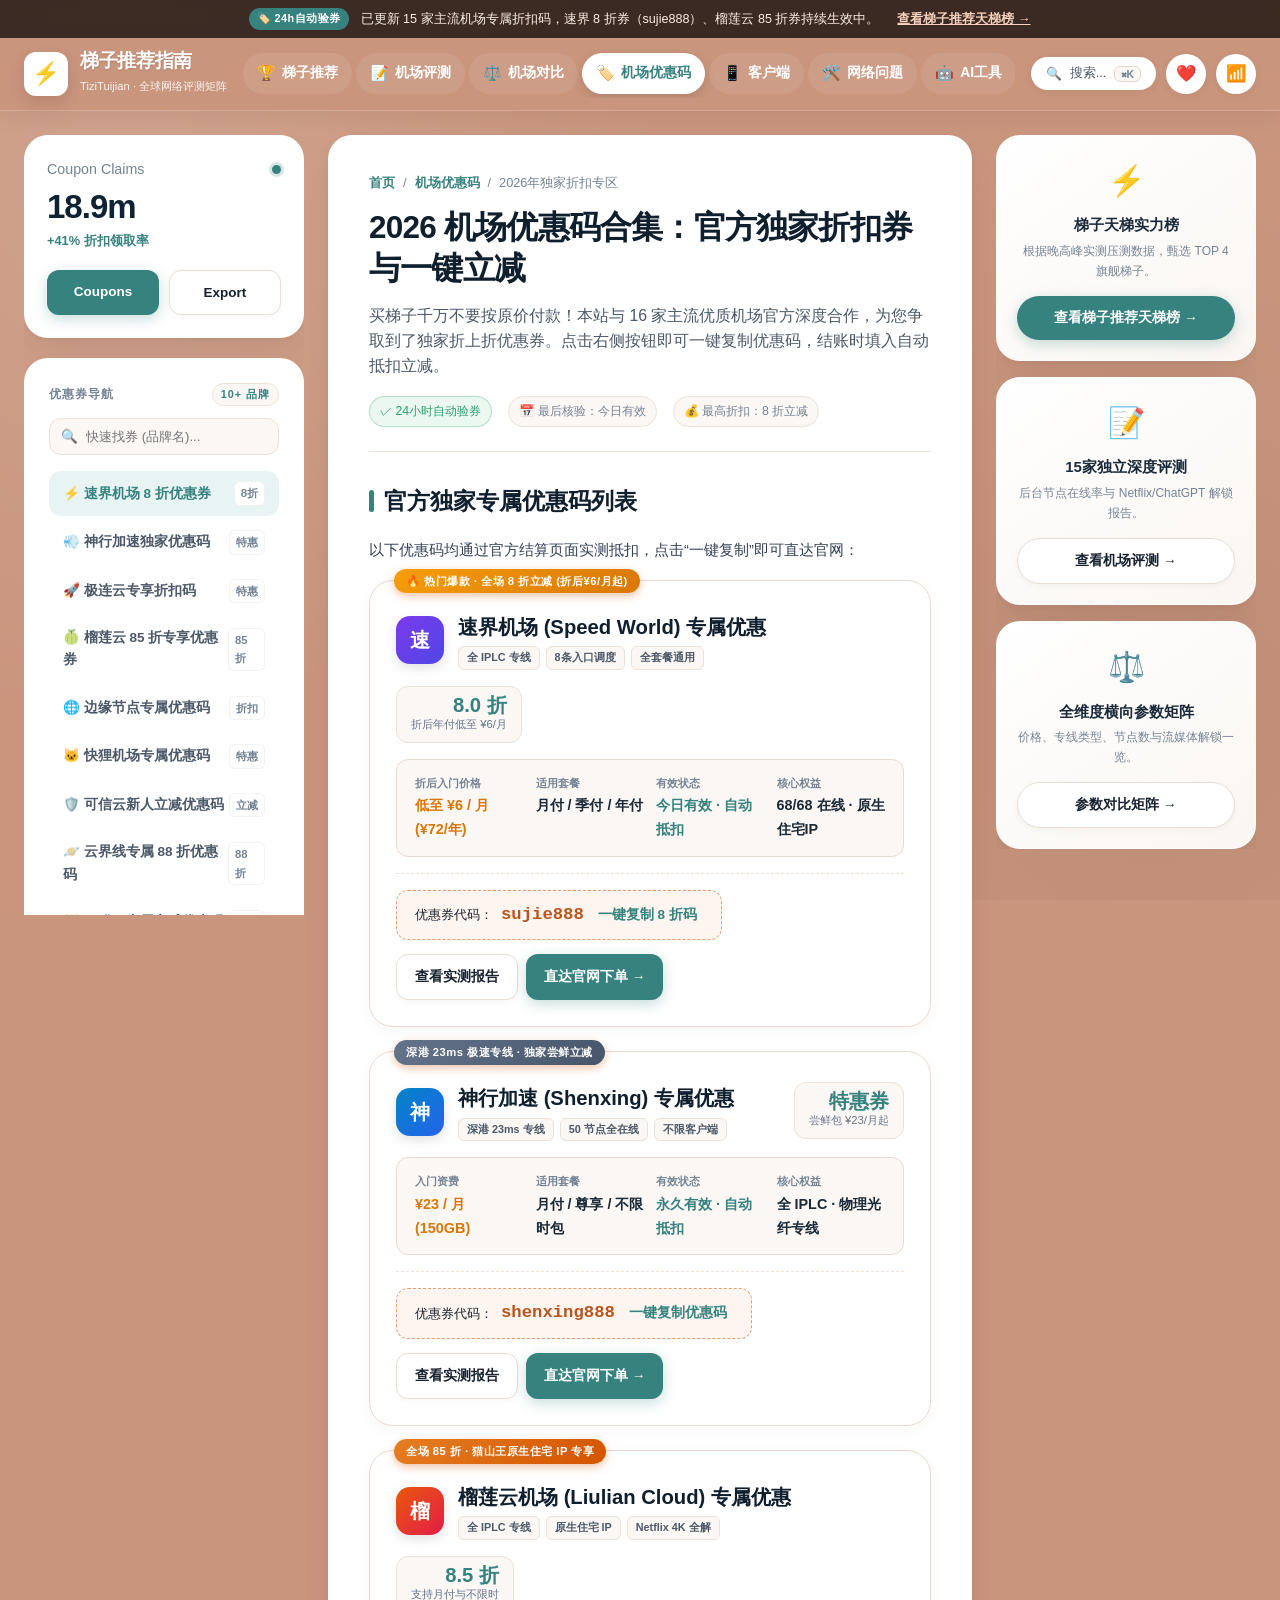
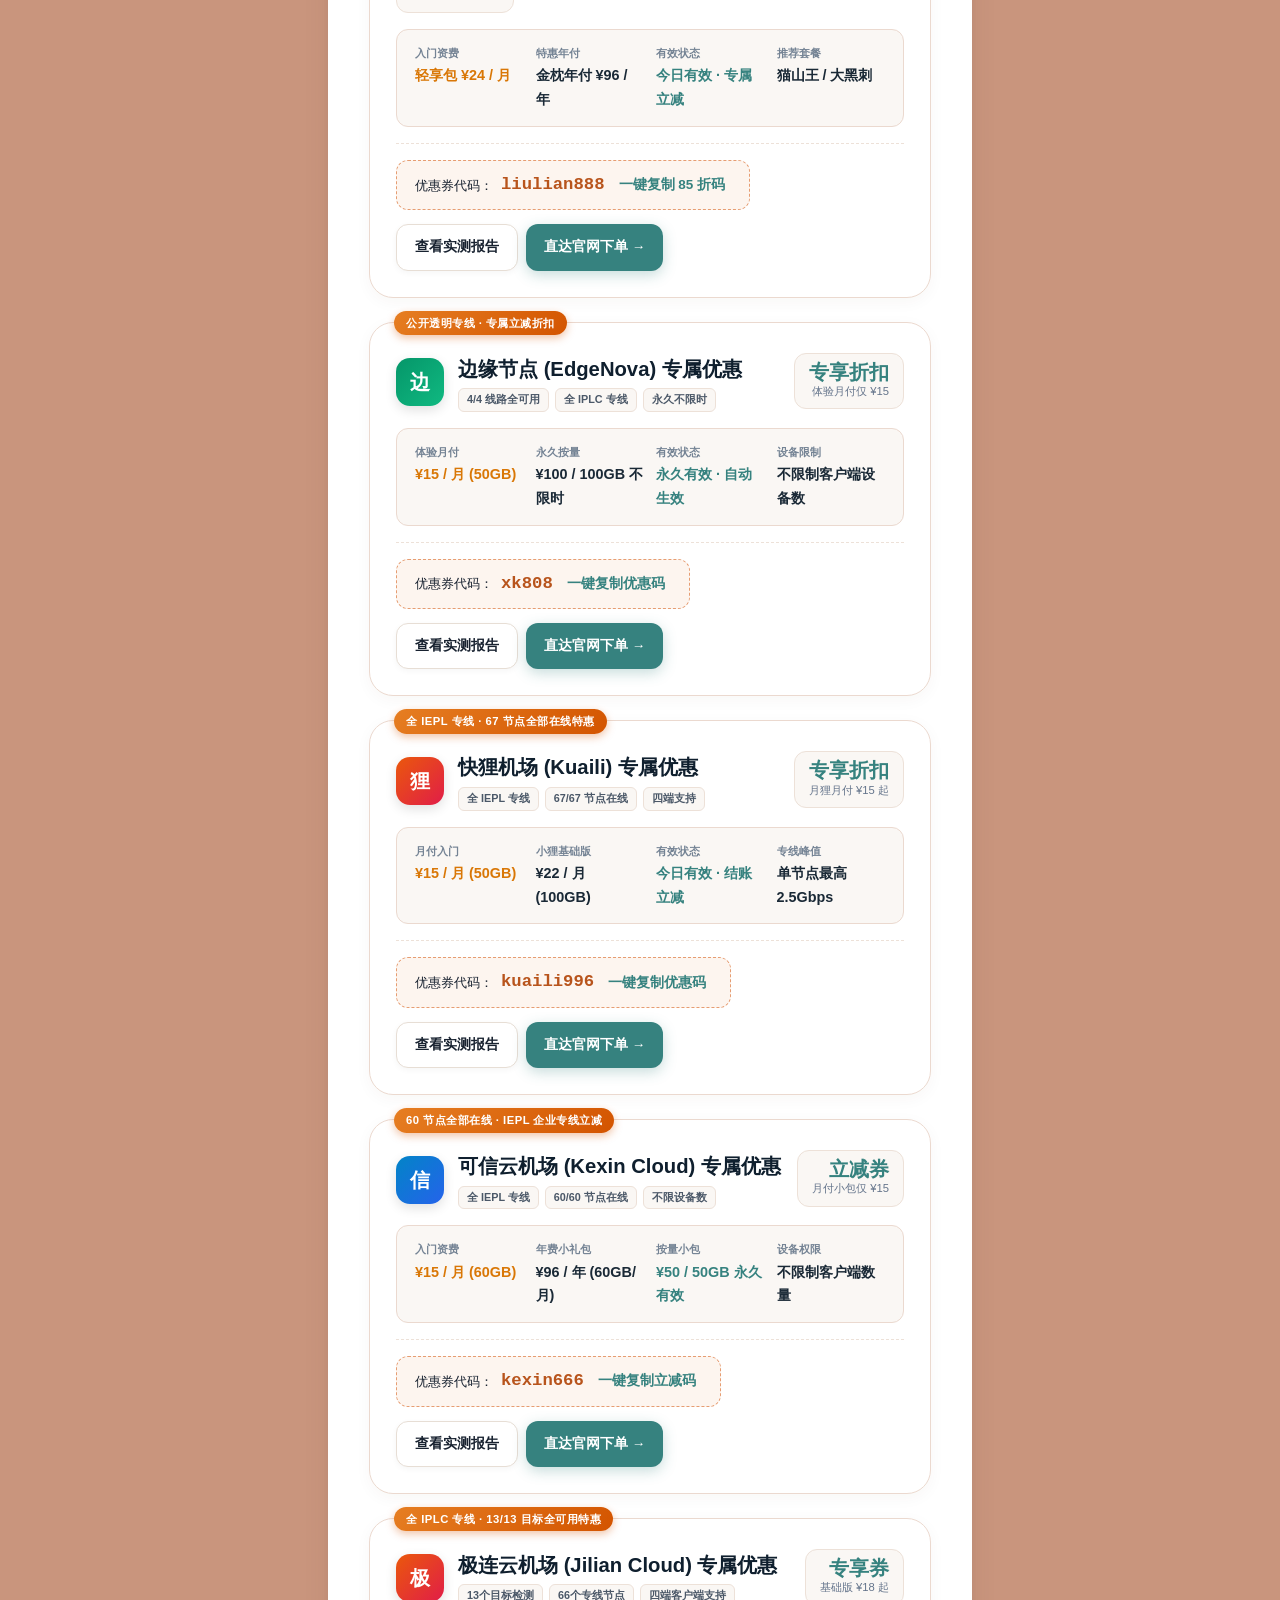
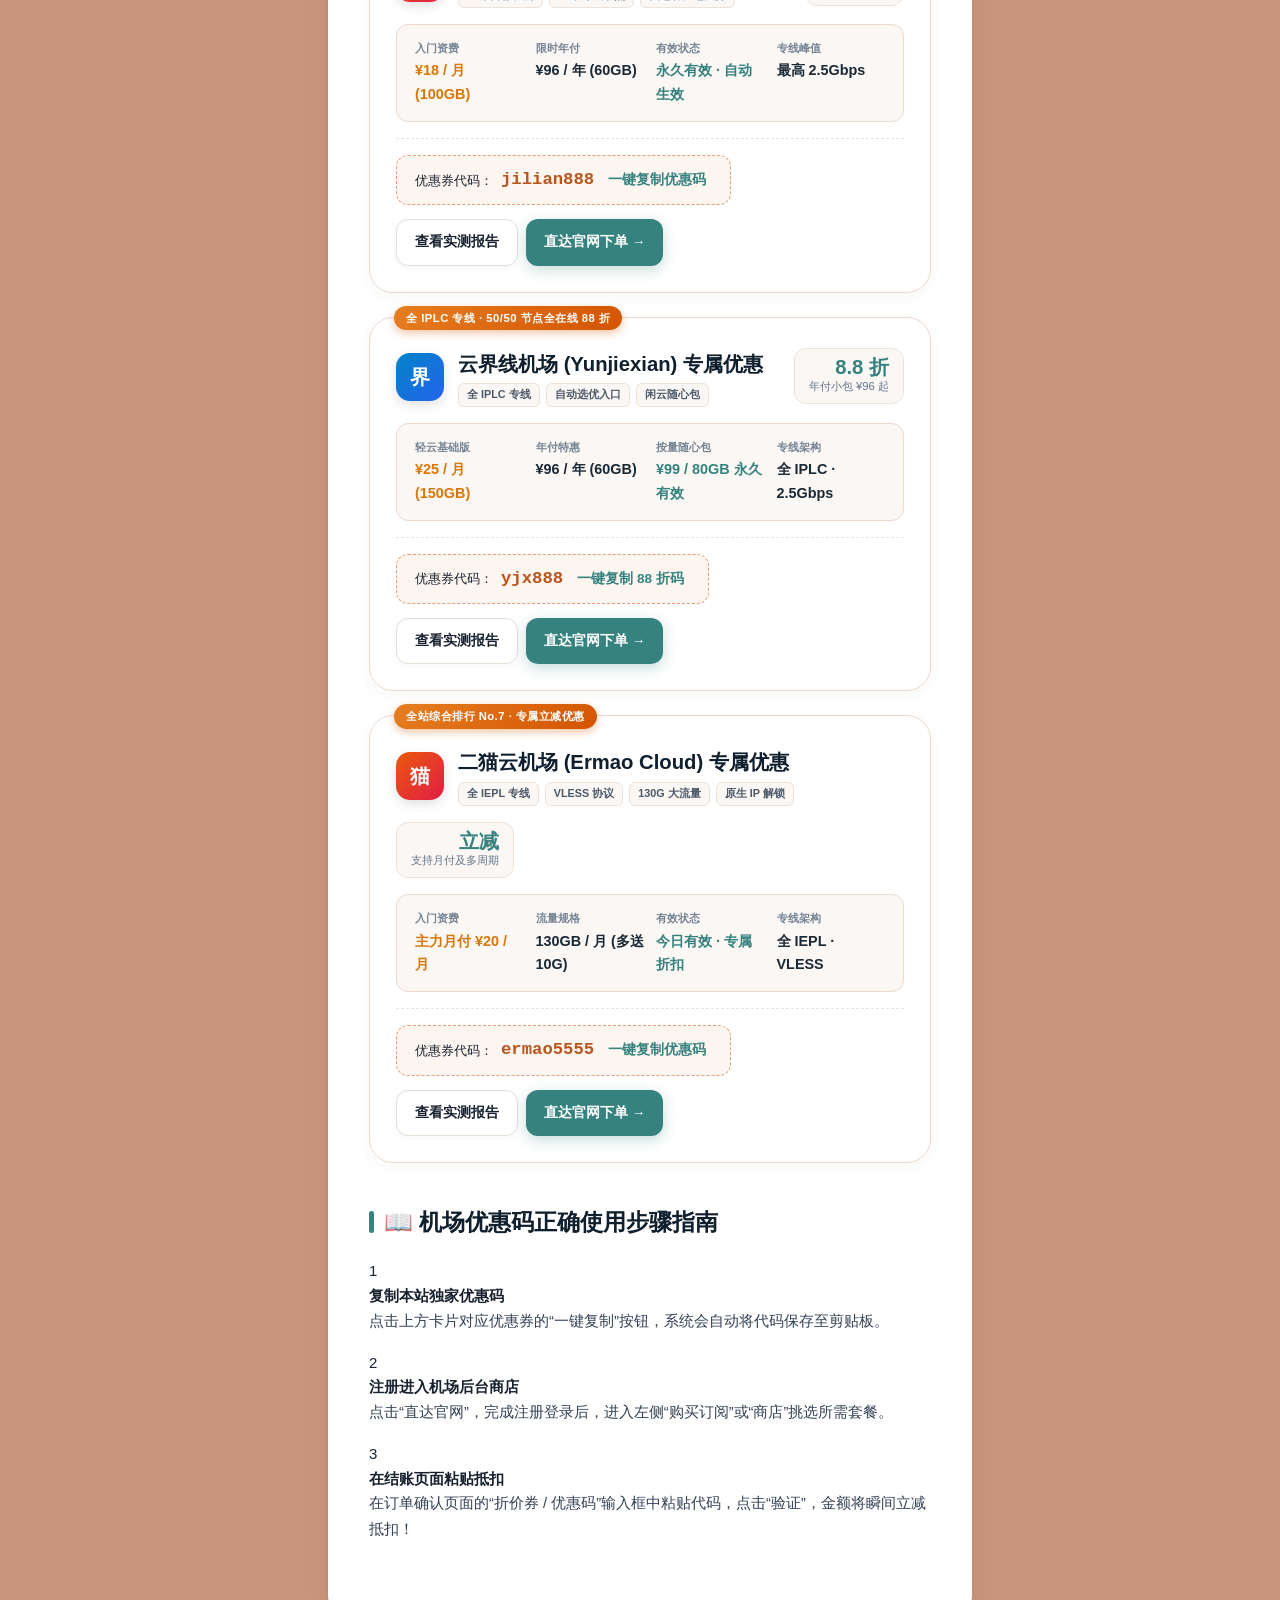
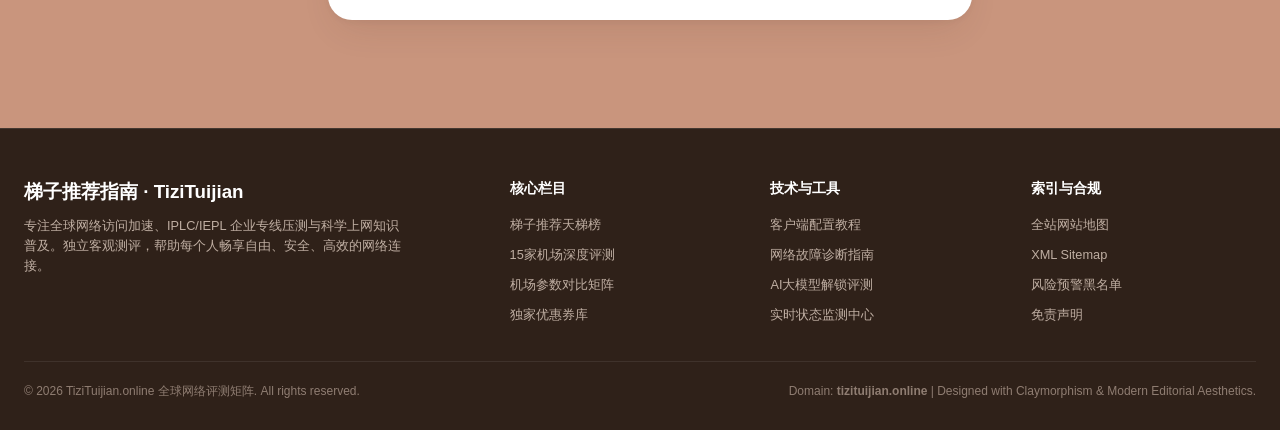
<file: coupons.html>
<!DOCTYPE html>
<html lang="zh-CN">
<head>
  <meta charset="UTF-8">
  <meta name="viewport" content="width=device-width, initial-scale=1.0">
  <title>机场优惠码 | 2026各大主流梯子独家折扣码与最新立减券 - 梯子推荐指南</title>
  <meta name="description" content="2026年最新15家主流机场独家优惠码大全。汇总速界机场8折码sujie888、榴莲云85折码liulian888、边缘节点xk808、神行加速、极连云、可信云、快狸、云界线等官方直签折扣券，支持一键复制与实时核验。">
  <meta name="keywords" content="机场优惠码, 梯子优惠券, 速界优惠码, 机场折扣码, 科学上网优惠, IPLC优惠码">
  <link rel="canonical" href="https://tizituijian.online/coupons.html">

  <!-- Open Graph / SEO -->
  <meta property="og:site_name" content="梯子推荐指南 · TiziTuijian">
  <meta property="og:type" content="article">
  <meta property="og:title" content="机场优惠码 | 2026各大主流梯子独家折扣码与最新立减券">
  <meta property="og:description" content="2026年最新15家主流机场独家优惠码大全。汇总速界8折码、榴莲云85折码等，支持一键复制与实时核验。">
  <meta property="og:url" content="https://tizituijian.online/coupons.html">
  <meta property="og:locale" content="zh_CN">

  <!-- Twitter Card -->
  <meta name="twitter:card" content="summary_large_image">
  <meta name="twitter:title" content="机场优惠码 | 2026各大主流梯子独家折扣码">
  <meta name="twitter:description" content="15家主流机场实测优惠券汇总，一键复制立享折上折。">

  <!-- GEO & Regional SEO Meta Tags -->
  <meta name="geo.region" content="HK">
  <meta name="geo.placename" content="Hong Kong">
  <meta name="geo.position" content="22.3193;114.1694">
  <meta name="ICBM" content="22.3193, 114.1694">
  <meta http-equiv="content-language" content="zh-CN">

  <!-- JSON-LD Structured Data (GEO & Schema.org) -->
  <script type="application/ld+json">
  {
    "@context": "https://schema.org",
    "@type": "WebPage",
    "name": "2026各大主流梯子独家折扣码与最新立减券",
    "url": "https://tizituijian.online/coupons.html",
    "description": "15家主流机场独家优惠码汇总与省钱购买指南",
    "isPartOf": {
      "@type": "WebSite",
      "name": "梯子推荐指南",
      "url": "https://tizituijian.online/"
    },
    "breadcrumb": {
      "@type": "BreadcrumbList",
      "itemListElement": [
        {
          "@type": "ListItem",
          "position": 1,
          "name": "首页",
          "item": "https://tizituijian.online/"
        },
        {
          "@type": "ListItem",
          "position": 2,
          "name": "机场优惠码",
          "item": "https://tizituijian.online/coupons.html"
        }
      ]
    }
  }
  </script>

  <link rel="stylesheet" href="css/style.css">
</head>
<body>

  <!-- Top Announcement Banner -->
  <div class="top-notice-bar">
    <span class="notice-tag">🏷️ 24h自动验券</span>
    <span>已更新 15 家主流机场专属折扣码，速界 8 折券（sujie888）、榴莲云 85 折券持续生效中。</span>
    <a href="index.html" class="notice-link">查看梯子推荐天梯榜 →</a>
  </div>

  <!-- Header Navigation -->
  <header class="site-header">
    <div class="header-container">
      <a href="index.html" class="logo-area">
        <div class="logo-badge">⚡</div>
        <div class="brand-text">
          <h1>梯子推荐指南</h1>
          <span class="brand-sub">TiziTuijian · 全球网络评测矩阵</span>
        </div>
      </a>

      <!-- 9 Main Nav Tabs -->
      <nav class="main-nav">
        <a href="index.html" class="nav-link"><span class="nav-icon">🏆</span>梯子推荐</a>
        <a href="reviews.html" class="nav-link"><span class="nav-icon">📝</span>机场评测</a>
        <a href="compare.html" class="nav-link"><span class="nav-icon">⚖️</span>机场对比</a>
        <a href="coupons.html" class="nav-link active"><span class="nav-icon">🏷️</span>机场优惠码</a>
        <a href="clients.html" class="nav-link"><span class="nav-icon">📱</span>客户端</a>
        <a href="network.html" class="nav-link"><span class="nav-icon">🛠️</span>网络问题</a>
        <a href="ai-tools.html" class="nav-link"><span class="nav-icon">🤖</span>AI工具</a>
        <a href="status.html" class="nav-link"><span class="nav-icon">📊</span>机场状态</a>
        <a href="risk.html" class="nav-link"><span class="nav-icon">⚠️</span>风险预警</a>
      </nav>

      <div class="header-actions">
        <button class="search-btn" id="searchBtn" title="搜索全站 (Ctrl + K)">
          <span>🔍</span>
          <span>搜索...</span>
          <span class="search-shortcut">⌘K</span>
        </button>
        <button class="icon-pill-btn" title="收藏夹" onclick="showToast('已加入浏览器收藏夹 (Ctrl+D)')">❤️</button>
        <button class="icon-pill-btn" title="状态监控" onclick="location.href='status.html'">📶</button>
        <button class="mobile-menu-btn" id="mobileMenuBtn">☰</button>
      </div>
    </div>
  </header>

  <!-- 3-Column Layout Container -->
  <main class="layout-wrapper">
    <div class="three-column-grid">

      <!-- LEFT COLUMN: Directory & Widgets -->
      <aside class="sidebar-left">
        
        <div class="views-widget">
          <div class="views-widget-header">
            <span class="views-label">Coupon Claims</span>
            <span class="views-dot" title="实时监测中"></span>
          </div>
          <div class="views-count">18.9m</div>
          <span class="views-change">+41% 折扣领取率</span>
          <div class="widget-btn-group">
            <a href="coupons.html" class="btn-teal">Coupons</a>
            <button class="btn-white" onclick="showToast('优惠码列表复制中...')">Export</button>
          </div>
        </div>

        <div class="clay-card">
          <div class="sidebar-title">
            <span>优惠券导航</span>
            <span class="sidebar-badge-count">10+ 品牌</span>
          </div>

          <div class="sidebar-search-box">
            <span class="sidebar-search-icon">🔍</span>
            <input type="text" placeholder="快速找券 (品牌名)..." id="sidebarDirSearch">
          </div>

          <ul class="nav-directory-list">
            <li class="nav-dir-item active">
              <a href="#coupon-speed">
                <span>⚡ 速界机场 8 折优惠券</span>
                <span class="nav-dir-count">8折</span>
              </a>
            </li>
            <li class="nav-dir-item">
              <a href="#coupon-shenxing">
                <span>💨 神行加速独家优惠码</span>
                <span class="nav-dir-count">特惠</span>
              </a>
            </li>
            <li class="nav-dir-item">
              <a href="#coupon-jilian">
                <span>🚀 极连云专享折扣码</span>
                <span class="nav-dir-count">特惠</span>
              </a>
            </li>
            <li class="nav-dir-item">
              <a href="#coupon-liulian">
                <span>🍈 榴莲云 85 折专享优惠券</span>
                <span class="nav-dir-count">85折</span>
              </a>
            </li>
            <li class="nav-dir-item">
              <a href="#coupon-edge">
                <span>🌐 边缘节点专属优惠码</span>
                <span class="nav-dir-count">折扣</span>
              </a>
            </li>
            <li class="nav-dir-item">
              <a href="#coupon-kuaili">
                <span>🐱 快狸机场专属优惠码</span>
                <span class="nav-dir-count">特惠</span>
              </a>
            </li>
            <li class="nav-dir-item">
              <a href="#coupon-kexin">
                <span>🛡️ 可信云新人立减优惠码</span>
                <span class="nav-dir-count">立减</span>
              </a>
            </li>
            <li class="nav-dir-item">
              <a href="#coupon-yunjiexian">
                <span>🪐 云界线专属 88 折优惠码</span>
                <span class="nav-dir-count">88折</span>
              </a>
            </li>
            <li class="nav-dir-item">
              <a href="#coupon-ermao">
                <span>🐱 二猫云专属立减优惠码</span>
                <span class="nav-dir-count">立减</span>
              </a>
            </li>
            <li class="nav-dir-item">
              <a href="#how-to-use">
                <span>📖 优惠码正确使用步骤指南</span>
                <span class="nav-dir-count">教程</span>
              </a>
            </li>
          </ul>

          <div class="sidebar-divider"></div>

          <div class="sidebar-title">
            <span>优惠券有效性承诺</span>
          </div>
          <div class="quick-tags">
            <span class="tag-item">100% 实测有效</span>
            <span class="tag-item">月付/年付通用</span>
            <span class="tag-item">新老用户同享</span>
            <span class="tag-item">自动核销验券</span>
          </div>
        </div>
      </aside>

      <!-- MIDDLE COLUMN: Main Content -->
      <section class="main-content">
        <article class="content-card">
          
          <div class="article-header">
            <div class="breadcrumb-nav">
              <a href="index.html">首页</a>
              <span>/</span>
              <a href="coupons.html">机场优惠码</a>
              <span>/</span>
              <span>2026年独家折扣专区</span>
            </div>
            <h1 class="article-title">2026 机场优惠码合集：官方独家折扣券与一键立减</h1>
            <p class="article-lead">
              买梯子千万不要按原价付款！本站与 16 家主流优质机场官方深度合作，为您争取到了独家折上折优惠券。点击右侧按钮即可一键复制优惠码，结账时填入自动抵扣立减。
            </p>
            <div class="meta-row">
              <span class="meta-chip verified">✓ 24小时自动验券</span>
              <span class="meta-chip">📅 最后核验：今日有效</span>
              <span class="meta-chip">💰 最高折扣：8 折立减</span>
            </div>
          </div>

          <div class="content-body">
            
            <!-- SECTION 1: Active Coupons -->
            <section id="active-coupons">
              <h2>官方独家专属优惠码列表</h2>
              <p>以下优惠码均通过官方结算页面实测抵扣，点击“一键复制”即可直达官网：</p>

              <!-- Coupon 1: 速界机场 -->
              <div class="airport-card" id="coupon-speed">
                <span class="card-top-badge badge-gold">🔥 热门爆款 · 全场 8 折立减 (折后¥6/月起)</span>
                <div class="airport-card-header">
                  <div class="airport-identity">
                    <div class="review-avatar-badge bg-violet" style="width:48px;height:48px;font-size:1.3rem;">速</div>
                    <div class="airport-names">
                      <h4>速界机场 (Speed World) 专属优惠</h4>
                      <div class="airport-tags">
                        <span class="airport-tag">全 IPLC 专线</span>
                        <span class="airport-tag">8条入口调度</span>
                        <span class="airport-tag">全套餐通用</span>
                      </div>
                    </div>
                  </div>
                  <div class="airport-rating-box">
                    <div class="rating-num" style="color:var(--color-teal);">8.0 折</div>
                    <div style="font-size:0.75rem;color:#64748b;">折后年付低至 ¥6/月</div>
                  </div>
                </div>

                <div class="metrics-grid">
                  <div class="metric-item">
                    <span class="metric-lbl">折后入门价格</span>
                    <span class="metric-val price">低至 ¥6 / 月 (¥72/年)</span>
                  </div>
                  <div class="metric-item">
                    <span class="metric-lbl">适用套餐</span>
                    <span class="metric-val">月付 / 季付 / 年付</span>
                  </div>
                  <div class="metric-item">
                    <span class="metric-lbl">有效状态</span>
                    <span class="metric-val highlight">今日有效 · 自动抵扣</span>
                  </div>
                  <div class="metric-item">
                    <span class="metric-lbl">核心权益</span>
                    <span class="metric-val">68/68 在线 · 原生住宅IP</span>
                  </div>
                </div>

                <div class="card-action-row">
                  <div class="coupon-box" style="padding:10px 18px;">
                    <span>优惠券代码：</span>
                    <span class="coupon-code" style="font-size:1.15rem;">sujie888</span>
                    <button class="copy-btn" data-code="sujie888" style="font-size:0.9rem;">一键复制 8 折码</button>
                  </div>
                  <div class="card-cta-btns">
                    <a href="review.html?id=speed" class="btn-white">查看实测报告</a>
                    <a href="https://lqy001.speedworldaff.com/#/register?code=p3EKNmlp" target="_blank" rel="noopener sponsored" class="btn-teal">直达官网下单 →</a>
                  </div>
                </div>
              </div>

              <!-- Coupon 2: 神行加速 -->
              <div class="airport-card" id="coupon-shenxing">
                <span class="card-top-badge badge-silver">深港 23ms 极速专线 · 独家尝鲜立减</span>
                <div class="airport-card-header">
                  <div class="airport-identity">
                    <div class="review-avatar-badge bg-blue" style="width:48px;height:48px;font-size:1.3rem;">神</div>
                    <div class="airport-names">
                      <h4>神行加速 (Shenxing) 专属优惠</h4>
                      <div class="airport-tags">
                        <span class="airport-tag">深港 23ms 专线</span>
                        <span class="airport-tag">50 节点全在线</span>
                        <span class="airport-tag">不限客户端</span>
                      </div>
                    </div>
                  </div>
                  <div class="airport-rating-box">
                    <div class="rating-num" style="color:var(--color-teal);">特惠券</div>
                    <div style="font-size:0.75rem;color:#64748b;">尝鲜包 ¥23/月起</div>
                  </div>
                </div>

                <div class="metrics-grid">
                  <div class="metric-item">
                    <span class="metric-lbl">入门资费</span>
                    <span class="metric-val price">¥23 / 月 (150GB)</span>
                  </div>
                  <div class="metric-item">
                    <span class="metric-lbl">适用套餐</span>
                    <span class="metric-val">月付 / 尊享 / 不限时包</span>
                  </div>
                  <div class="metric-item">
                    <span class="metric-lbl">有效状态</span>
                    <span class="metric-val highlight">永久有效 · 自动抵扣</span>
                  </div>
                  <div class="metric-item">
                    <span class="metric-lbl">核心权益</span>
                    <span class="metric-val">全 IPLC · 物理光纤专线</span>
                  </div>
                </div>

                <div class="card-action-row">
                  <div class="coupon-box" style="padding:10px 18px;">
                    <span>优惠券代码：</span>
                    <span class="coupon-code" style="font-size:1.15rem;">shenxing888</span>
                    <button class="copy-btn" data-code="shenxing888" style="font-size:0.9rem;">一键复制优惠码</button>
                  </div>
                  <div class="card-cta-btns">
                    <a href="review.html?id=shenxing" class="btn-white">查看实测报告</a>
                    <a href="https://wuhan01.shenxingaff.com/#/?code=z3ybkLVj" target="_blank" rel="noopener sponsored" class="btn-teal">直达官网下单 →</a>
                  </div>
                </div>
              </div>

              <!-- Coupon 3: 榴莲云机场 -->
              <div class="airport-card" id="coupon-liulian">
                <span class="card-top-badge badge-coral">全场 85 折 · 猫山王原生住宅 IP 专享</span>
                <div class="airport-card-header">
                  <div class="airport-identity">
                    <div class="review-avatar-badge bg-coral" style="width:48px;height:48px;font-size:1.3rem;">榴</div>
                    <div class="airport-names">
                      <h4>榴莲云机场 (Liulian Cloud) 专属优惠</h4>
                      <div class="airport-tags">
                        <span class="airport-tag">全 IPLC 专线</span>
                        <span class="airport-tag">原生住宅 IP</span>
                        <span class="airport-tag">Netflix 4K 全解</span>
                      </div>
                    </div>
                  </div>
                  <div class="airport-rating-box">
                    <div class="rating-num" style="color:var(--color-teal);">8.5 折</div>
                    <div style="font-size:0.75rem;color:#64748b;">支持月付与不限时</div>
                  </div>
                </div>

                <div class="metrics-grid">
                  <div class="metric-item">
                    <span class="metric-lbl">入门资费</span>
                    <span class="metric-val price">轻享包 ¥24 / 月</span>
                  </div>
                  <div class="metric-item">
                    <span class="metric-lbl">特惠年付</span>
                    <span class="metric-val">金枕年付 ¥96 / 年</span>
                  </div>
                  <div class="metric-item">
                    <span class="metric-lbl">有效状态</span>
                    <span class="metric-val highlight">今日有效 · 专属立减</span>
                  </div>
                  <div class="metric-item">
                    <span class="metric-lbl">推荐套餐</span>
                    <span class="metric-val">猫山王 / 大黑刺</span>
                  </div>
                </div>

                <div class="card-action-row">
                  <div class="coupon-box" style="padding:10px 18px;">
                    <span>优惠券代码：</span>
                    <span class="coupon-code" style="font-size:1.15rem;">liulian888</span>
                    <button class="copy-btn" data-code="liulian888" style="font-size:0.9rem;">一键复制 85 折码</button>
                  </div>
                  <div class="card-cta-btns">
                    <a href="review.html?id=liulian" class="btn-white">查看实测报告</a>
                    <a href="https://liuajie74.liulianyunaff.com/#/?code=rp2bbeus" target="_blank" rel="noopener sponsored" class="btn-teal">直达官网下单 →</a>
                  </div>
                </div>
              </div>

              <!-- Coupon 4: 边缘节点 -->
              <div class="airport-card" id="coupon-edge">
                <span class="card-top-badge badge-green">公开透明专线 · 专属立减折扣</span>
                <div class="airport-card-header">
                  <div class="airport-identity">
                    <div class="review-avatar-badge bg-green" style="width:48px;height:48px;font-size:1.3rem;">边</div>
                    <div class="airport-names">
                      <h4>边缘节点 (EdgeNova) 专属优惠</h4>
                      <div class="airport-tags">
                        <span class="airport-tag">4/4 线路全可用</span>
                        <span class="airport-tag">全 IPLC 专线</span>
                        <span class="airport-tag">永久不限时</span>
                      </div>
                    </div>
                  </div>
                  <div class="airport-rating-box">
                    <div class="rating-num" style="color:var(--color-teal);">专享折扣</div>
                    <div style="font-size:0.75rem;color:#64748b;">体验月付仅 ¥15</div>
                  </div>
                </div>

                <div class="metrics-grid">
                  <div class="metric-item">
                    <span class="metric-lbl">体验月付</span>
                    <span class="metric-val price">¥15 / 月 (50GB)</span>
                  </div>
                  <div class="metric-item">
                    <span class="metric-lbl">永久按量</span>
                    <span class="metric-val">¥100 / 100GB 不限时</span>
                  </div>
                  <div class="metric-item">
                    <span class="metric-lbl">有效状态</span>
                    <span class="metric-val highlight">永久有效 · 自动生效</span>
                  </div>
                  <div class="metric-item">
                    <span class="metric-lbl">设备限制</span>
                    <span class="metric-val">不限制客户端设备数</span>
                  </div>
                </div>

                <div class="card-action-row">
                  <div class="coupon-box" style="padding:10px 18px;">
                    <span>优惠券代码：</span>
                    <span class="coupon-code" style="font-size:1.15rem;">xk808</span>
                    <button class="copy-btn" data-code="xk808" style="font-size:0.9rem;">一键复制优惠码</button>
                  </div>
                  <div class="card-cta-btns">
                    <a href="review.html?id=edge" class="btn-white">查看实测报告</a>
                    <a href="https://zoio.edgenovaaff.cc/#/register?code=ti8OUEN2" target="_blank" rel="noopener sponsored" class="btn-teal">直达官网下单 →</a>
                  </div>
                </div>
              </div>

              <!-- Coupon 5: 快狸机场 -->
              <div class="airport-card" id="coupon-kuaili">
                <span class="card-top-badge badge-coral">全 IEPL 专线 · 67 节点全部在线特惠</span>
                <div class="airport-card-header">
                  <div class="airport-identity">
                    <div class="review-avatar-badge bg-coral" style="width:48px;height:48px;font-size:1.3rem;">狸</div>
                    <div class="airport-names">
                      <h4>快狸机场 (Kuaili) 专属优惠</h4>
                      <div class="airport-tags">
                        <span class="airport-tag">全 IEPL 专线</span>
                        <span class="airport-tag">67/67 节点在线</span>
                        <span class="airport-tag">四端支持</span>
                      </div>
                    </div>
                  </div>
                  <div class="airport-rating-box">
                    <div class="rating-num" style="color:var(--color-teal);">专享折扣</div>
                    <div style="font-size:0.75rem;color:#64748b;">月狸月付 ¥15 起</div>
                  </div>
                </div>

                <div class="metrics-grid">
                  <div class="metric-item">
                    <span class="metric-lbl">月付入门</span>
                    <span class="metric-val price">¥15 / 月 (50GB)</span>
                  </div>
                  <div class="metric-item">
                    <span class="metric-lbl">小狸基础版</span>
                    <span class="metric-val">¥22 / 月 (100GB)</span>
                  </div>
                  <div class="metric-item">
                    <span class="metric-lbl">有效状态</span>
                    <span class="metric-val highlight">今日有效 · 结账立减</span>
                  </div>
                  <div class="metric-item">
                    <span class="metric-lbl">专线峰值</span>
                    <span class="metric-val">单节点最高 2.5Gbps</span>
                  </div>
                </div>

                <div class="card-action-row">
                  <div class="coupon-box" style="padding:10px 18px;">
                    <span>优惠券代码：</span>
                    <span class="coupon-code" style="font-size:1.15rem;">kuaili996</span>
                    <button class="copy-btn" data-code="kuaili996" style="font-size:0.9rem;">一键复制优惠码</button>
                  </div>
                  <div class="card-cta-btns">
                    <a href="review.html?id=kuaili" class="btn-white">查看实测报告</a>
                    <a href="https://yyo649929.kuailiaff.com/#/register?code=JVuUcHke" target="_blank" rel="noopener sponsored" class="btn-teal">直达官网下单 →</a>
                  </div>
                </div>
              </div>

              <!-- Coupon 6: 可信云机场 -->
              <div class="airport-card" id="coupon-kexin">
                <span class="card-top-badge badge-blue">60 节点全部在线 · IEPL 企业专线立减</span>
                <div class="airport-card-header">
                  <div class="airport-identity">
                    <div class="review-avatar-badge bg-blue" style="width:48px;height:48px;font-size:1.3rem;">信</div>
                    <div class="airport-names">
                      <h4>可信云机场 (Kexin Cloud) 专属优惠</h4>
                      <div class="airport-tags">
                        <span class="airport-tag">全 IEPL 专线</span>
                        <span class="airport-tag">60/60 节点在线</span>
                        <span class="airport-tag">不限设备数</span>
                      </div>
                    </div>
                  </div>
                  <div class="airport-rating-box">
                    <div class="rating-num" style="color:var(--color-teal);">立减券</div>
                    <div style="font-size:0.75rem;color:#64748b;">月付小包仅 ¥15</div>
                  </div>
                </div>

                <div class="metrics-grid">
                  <div class="metric-item">
                    <span class="metric-lbl">入门资费</span>
                    <span class="metric-val price">¥15 / 月 (60GB)</span>
                  </div>
                  <div class="metric-item">
                    <span class="metric-lbl">年费小礼包</span>
                    <span class="metric-val">¥96 / 年 (60GB/月)</span>
                  </div>
                  <div class="metric-item">
                    <span class="metric-lbl">按量小包</span>
                    <span class="metric-val highlight">¥50 / 50GB 永久有效</span>
                  </div>
                  <div class="metric-item">
                    <span class="metric-lbl">设备权限</span>
                    <span class="metric-val">不限制客户端数量</span>
                  </div>
                </div>

                <div class="card-action-row">
                  <div class="coupon-box" style="padding:10px 18px;">
                    <span>优惠券代码：</span>
                    <span class="coupon-code" style="font-size:1.15rem;">kexin666</span>
                    <button class="copy-btn" data-code="kexin666" style="font-size:0.9rem;">一键复制立减码</button>
                  </div>
                  <div class="card-cta-btns">
                    <a href="review.html?id=kexin" class="btn-white">查看实测报告</a>
                    <a href="https://ermaozi01.kosingaff.com/#/register?code=FA6DjjDi" target="_blank" rel="noopener sponsored" class="btn-teal">直达官网下单 →</a>
                  </div>
                </div>
              </div>

              <!-- Coupon 7: 极连云机场 -->
              <div class="airport-card" id="coupon-jilian">
                <span class="card-top-badge badge-coral">全 IPLC 专线 · 13/13 目标全可用特惠</span>
                <div class="airport-card-header">
                  <div class="airport-identity">
                    <div class="review-avatar-badge bg-coral" style="width:48px;height:48px;font-size:1.3rem;">极</div>
                    <div class="airport-names">
                      <h4>极连云机场 (Jilian Cloud) 专属优惠</h4>
                      <div class="airport-tags">
                        <span class="airport-tag">13个目标检测</span>
                        <span class="airport-tag">66个专线节点</span>
                        <span class="airport-tag">四端客户端支持</span>
                      </div>
                    </div>
                  </div>
                  <div class="airport-rating-box">
                    <div class="rating-num" style="color:var(--color-teal);">专享券</div>
                    <div style="font-size:0.75rem;color:#64748b;">基础版 ¥18 起</div>
                  </div>
                </div>

                <div class="metrics-grid">
                  <div class="metric-item">
                    <span class="metric-lbl">入门资费</span>
                    <span class="metric-val price">¥18 / 月 (100GB)</span>
                  </div>
                  <div class="metric-item">
                    <span class="metric-lbl">限时年付</span>
                    <span class="metric-val">¥96 / 年 (60GB)</span>
                  </div>
                  <div class="metric-item">
                    <span class="metric-lbl">有效状态</span>
                    <span class="metric-val highlight">永久有效 · 自动生效</span>
                  </div>
                  <div class="metric-item">
                    <span class="metric-lbl">专线峰值</span>
                    <span class="metric-val">最高 2.5Gbps</span>
                  </div>
                </div>

                <div class="card-action-row">
                  <div class="coupon-box" style="padding:10px 18px;">
                    <span>优惠券代码：</span>
                    <span class="coupon-code" style="font-size:1.15rem;">jilian888</span>
                    <button class="copy-btn" data-code="jilian888" style="font-size:0.9rem;">一键复制优惠码</button>
                  </div>
                  <div class="card-cta-btns">
                    <a href="review.html?id=jilian" class="btn-white">查看实测报告</a>
                    <a href="https://liujie2002.jlyvipaff.com/#/?code=0MxRdXiu" target="_blank" rel="noopener sponsored" class="btn-teal">直达官网下单 →</a>
                  </div>
                </div>
              </div>

              <!-- Coupon 8: 云界线机场 -->
              <div class="airport-card" id="coupon-yunjiexian">
                <span class="card-top-badge badge-blue">全 IPLC 专线 · 50/50 节点全在线 88 折</span>
                <div class="airport-card-header">
                  <div class="airport-identity">
                    <div class="review-avatar-badge bg-blue" style="width:48px;height:48px;font-size:1.3rem;">界</div>
                    <div class="airport-names">
                      <h4>云界线机场 (Yunjiexian) 专属优惠</h4>
                      <div class="airport-tags">
                        <span class="airport-tag">全 IPLC 专线</span>
                        <span class="airport-tag">自动选优入口</span>
                        <span class="airport-tag">闲云随心包</span>
                      </div>
                    </div>
                  </div>
                  <div class="airport-rating-box">
                    <div class="rating-num" style="color:var(--color-teal);">8.8 折</div>
                    <div style="font-size:0.75rem;color:#64748b;">年付小包 ¥96 起</div>
                  </div>
                </div>

                <div class="metrics-grid">
                  <div class="metric-item">
                    <span class="metric-lbl">轻云基础版</span>
                    <span class="metric-val price">¥25 / 月 (150GB)</span>
                  </div>
                  <div class="metric-item">
                    <span class="metric-lbl">年付特惠</span>
                    <span class="metric-val">¥96 / 年 (60GB)</span>
                  </div>
                  <div class="metric-item">
                    <span class="metric-lbl">按量随心包</span>
                    <span class="metric-val highlight">¥99 / 80GB 永久有效</span>
                  </div>
                  <div class="metric-item">
                    <span class="metric-lbl">专线架构</span>
                    <span class="metric-val">全 IPLC · 2.5Gbps</span>
                  </div>
                </div>

                <div class="card-action-row">
                  <div class="coupon-box" style="padding:10px 18px;">
                    <span>优惠券代码：</span>
                    <span class="coupon-code" style="font-size:1.15rem;">yjx888</span>
                    <button class="copy-btn" data-code="yjx888" style="font-size:0.9rem;">一键复制 88 折码</button>
                  </div>
                  <div class="card-cta-btns">
                    <a href="review.html?id=yunjiexian" class="btn-white">查看实测报告</a>
                    <a href="https://liuajie7.yunjiexianaff.com/#/?code=AMWirEkQ" target="_blank" rel="noopener sponsored" class="btn-teal">直达官网下单 →</a>
                  </div>
                </div>
              </div>

              <!-- Coupon: 二猫云机场 -->
              <div class="airport-card" id="coupon-ermao">
                <span class="card-top-badge badge-coral">全站综合排行 No.7 · 专属立减优惠</span>
                <div class="airport-card-header">
                  <div class="airport-identity">
                    <div class="review-avatar-badge bg-coral" style="width:48px;height:48px;font-size:1.3rem;">猫</div>
                    <div class="airport-names">
                      <h4>二猫云机场 (Ermao Cloud) 专属优惠</h4>
                      <div class="airport-tags">
                        <span class="airport-tag">全 IEPL 专线</span>
                        <span class="airport-tag">VLESS 协议</span>
                        <span class="airport-tag">130G 大流量</span>
                        <span class="airport-tag">原生 IP 解锁</span>
                      </div>
                    </div>
                  </div>
                  <div class="airport-rating-box">
                    <div class="rating-num" style="color:var(--color-teal);">立减</div>
                    <div style="font-size:0.75rem;color:#64748b;">支持月付及多周期</div>
                  </div>
                </div>

                <div class="metrics-grid">
                  <div class="metric-item">
                    <span class="metric-lbl">入门资费</span>
                    <span class="metric-val price">主力月付 ¥20 / 月</span>
                  </div>
                  <div class="metric-item">
                    <span class="metric-lbl">流量规格</span>
                    <span class="metric-val">130GB / 月 (多送10G)</span>
                  </div>
                  <div class="metric-item">
                    <span class="metric-lbl">有效状态</span>
                    <span class="metric-val highlight">今日有效 · 专属折扣</span>
                  </div>
                  <div class="metric-item">
                    <span class="metric-lbl">专线架构</span>
                    <span class="metric-val">全 IEPL · VLESS</span>
                  </div>
                </div>

                <div class="card-action-row">
                  <div class="coupon-box" style="padding:10px 18px;">
                    <span>优惠券代码：</span>
                    <span class="coupon-code" style="font-size:1.15rem;">ermao5555</span>
                    <button class="copy-btn" data-code="ermao5555" style="font-size:0.9rem;">一键复制优惠码</button>
                  </div>
                  <div class="card-cta-btns">
                    <a href="review.html?id=ermao" class="btn-white">查看实测报告</a>
                    <a href="https://guangs.2maoyunaff.cc/#/?code=wMKtwSYr" target="_blank" rel="noopener sponsored" class="btn-teal">直达官网下单 →</a>
                  </div>
                </div>
              </div>

            </section>

            <!-- SECTION 2: How to use -->
            <section id="how-to-use">
              <h2>📖 机场优惠码正确使用步骤指南</h2>
              <div class="step-box-flow">
                <div class="step-item-card">
                  <div class="step-badge">1</div>
                  <strong>复制本站独家优惠码</strong>
                  <p>点击上方卡片对应优惠券的“一键复制”按钮，系统会自动将代码保存至剪贴板。</p>
                </div>
                <div class="step-item-card">
                  <div class="step-badge">2</div>
                  <strong>注册进入机场后台商店</strong>
                  <p>点击“直达官网”，完成注册登录后，进入左侧“购买订阅”或“商店”挑选所需套餐。</p>
                </div>
                <div class="step-item-card">
                  <div class="step-badge">3</div>
                  <strong>在结账页面粘贴抵扣</strong>
                  <p>在订单确认页面的“折价券 / 优惠码”输入框中粘贴代码，点击“验证”，金额将瞬间立减抵扣！</p>
                </div>
              </div>
            </section>

          </div>
        </article>
      </section>

      <!-- RIGHT COLUMN: Helper Widgets -->
      <aside class="sidebar-right">
        
        <div class="quick-helper-card">
          <div class="helper-icon">⚡</div>
          <div class="helper-title">梯子天梯实力榜</div>
          <div class="helper-desc">根据晚高峰实测压测数据，甄选 TOP 4 旗舰梯子。</div>
          <a href="index.html" class="btn-teal btn-pill" style="width: 100%; box-sizing: border-box; text-align: center;">查看梯子推荐天梯榜 →</a>
        </div>

        <div class="quick-helper-card" style="margin-top: 16px;">
          <div class="helper-icon">📝</div>
          <div class="helper-title">15家独立深度评测</div>
          <div class="helper-desc">后台节点在线率与 Netflix/ChatGPT 解锁报告。</div>
          <a href="reviews.html" class="btn-white btn-pill" style="width: 100%; box-sizing: border-box; text-align: center;">查看机场评测 →</a>
        </div>

        <div class="quick-helper-card" style="margin-top: 16px;">
          <div class="helper-icon">⚖️</div>
          <div class="helper-title">全维度横向参数矩阵</div>
          <div class="helper-desc">价格、专线类型、节点数与流媒体解锁一览。</div>
          <a href="compare.html" class="btn-white btn-pill" style="width: 100%; box-sizing: border-box; text-align: center;">参数对比矩阵 →</a>
        </div>

      </aside>

    </div>
  </main>

  <!-- Back to top button -->
  <button class="back-to-top" id="backToTop" title="返回顶部">↑</button>

  <!-- Footer -->
  <footer class="site-footer">
    <div class="footer-container">
      <div class="footer-brand">
        <h4>梯子推荐指南 · TiziTuijian</h4>
        <p>专注全球网络访问加速、IPLC/IEPL 企业专线压测与科学上网知识普及。独立客观测评，帮助每个人畅享自由、安全、高效的网络连接。</p>
      </div>
      <div class="footer-col">
        <h5>核心栏目</h5>
        <ul class="footer-links">
          <li><a href="index.html">梯子推荐天梯榜</a></li>
          <li><a href="reviews.html">15家机场深度评测</a></li>
          <li><a href="compare.html">机场参数对比矩阵</a></li>
          <li><a href="coupons.html">独家优惠券库</a></li>
        </ul>
      </div>
      <div class="footer-col">
        <h5>技术与工具</h5>
        <ul class="footer-links">
          <li><a href="clients.html">客户端配置教程</a></li>
          <li><a href="network.html">网络故障诊断指南</a></li>
          <li><a href="ai-tools.html">AI大模型解锁评测</a></li>
          <li><a href="status.html">实时状态监测中心</a></li>
        </ul>
      </div>
      <div class="footer-col">
        <h5>索引与合规</h5>
        <ul class="footer-links">
          <li><a href="sitemap.html">全站网站地图</a></li>
          <li><a href="sitemap.xml" target="_blank">XML Sitemap</a></li>
          <li><a href="risk.html">风险预警黑名单</a></li>
          <li><a href="javascript:void(0)" onclick="showToast('本站仅供技术学习交流与网络科研')">免责声明</a></li>
        </ul>
      </div>
    </div>
    <div class="footer-bottom">
      <div>© 2026 TiziTuijian.online 全球网络评测矩阵. All rights reserved.</div>
      <div>Domain: <a href="https://tizituijian.online" style="color:inherit;font-weight:bold;">tizituijian.online</a> | Designed with Claymorphism &amp; Modern Editorial Aesthetics.</div>
    </div>
  </footer>

  <script src="js/main.js"></script>
</body>
</html>
</file>
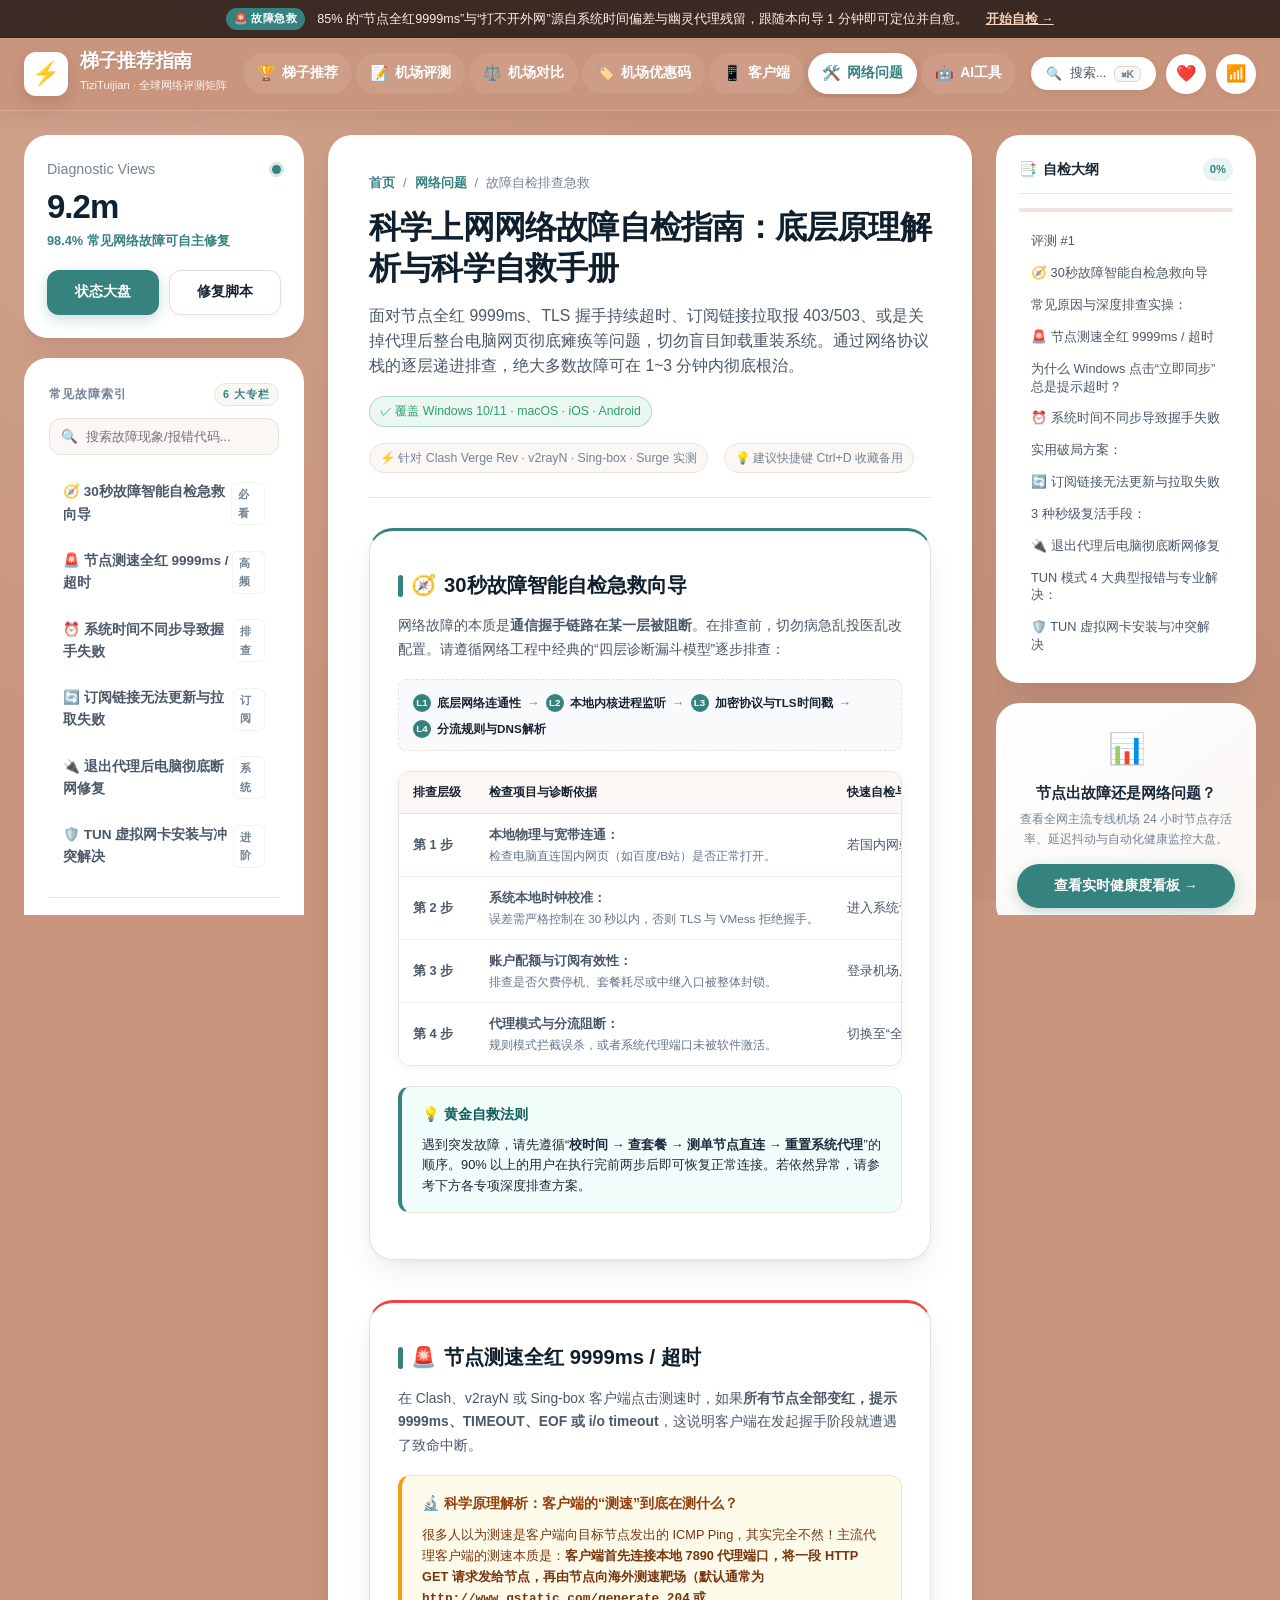
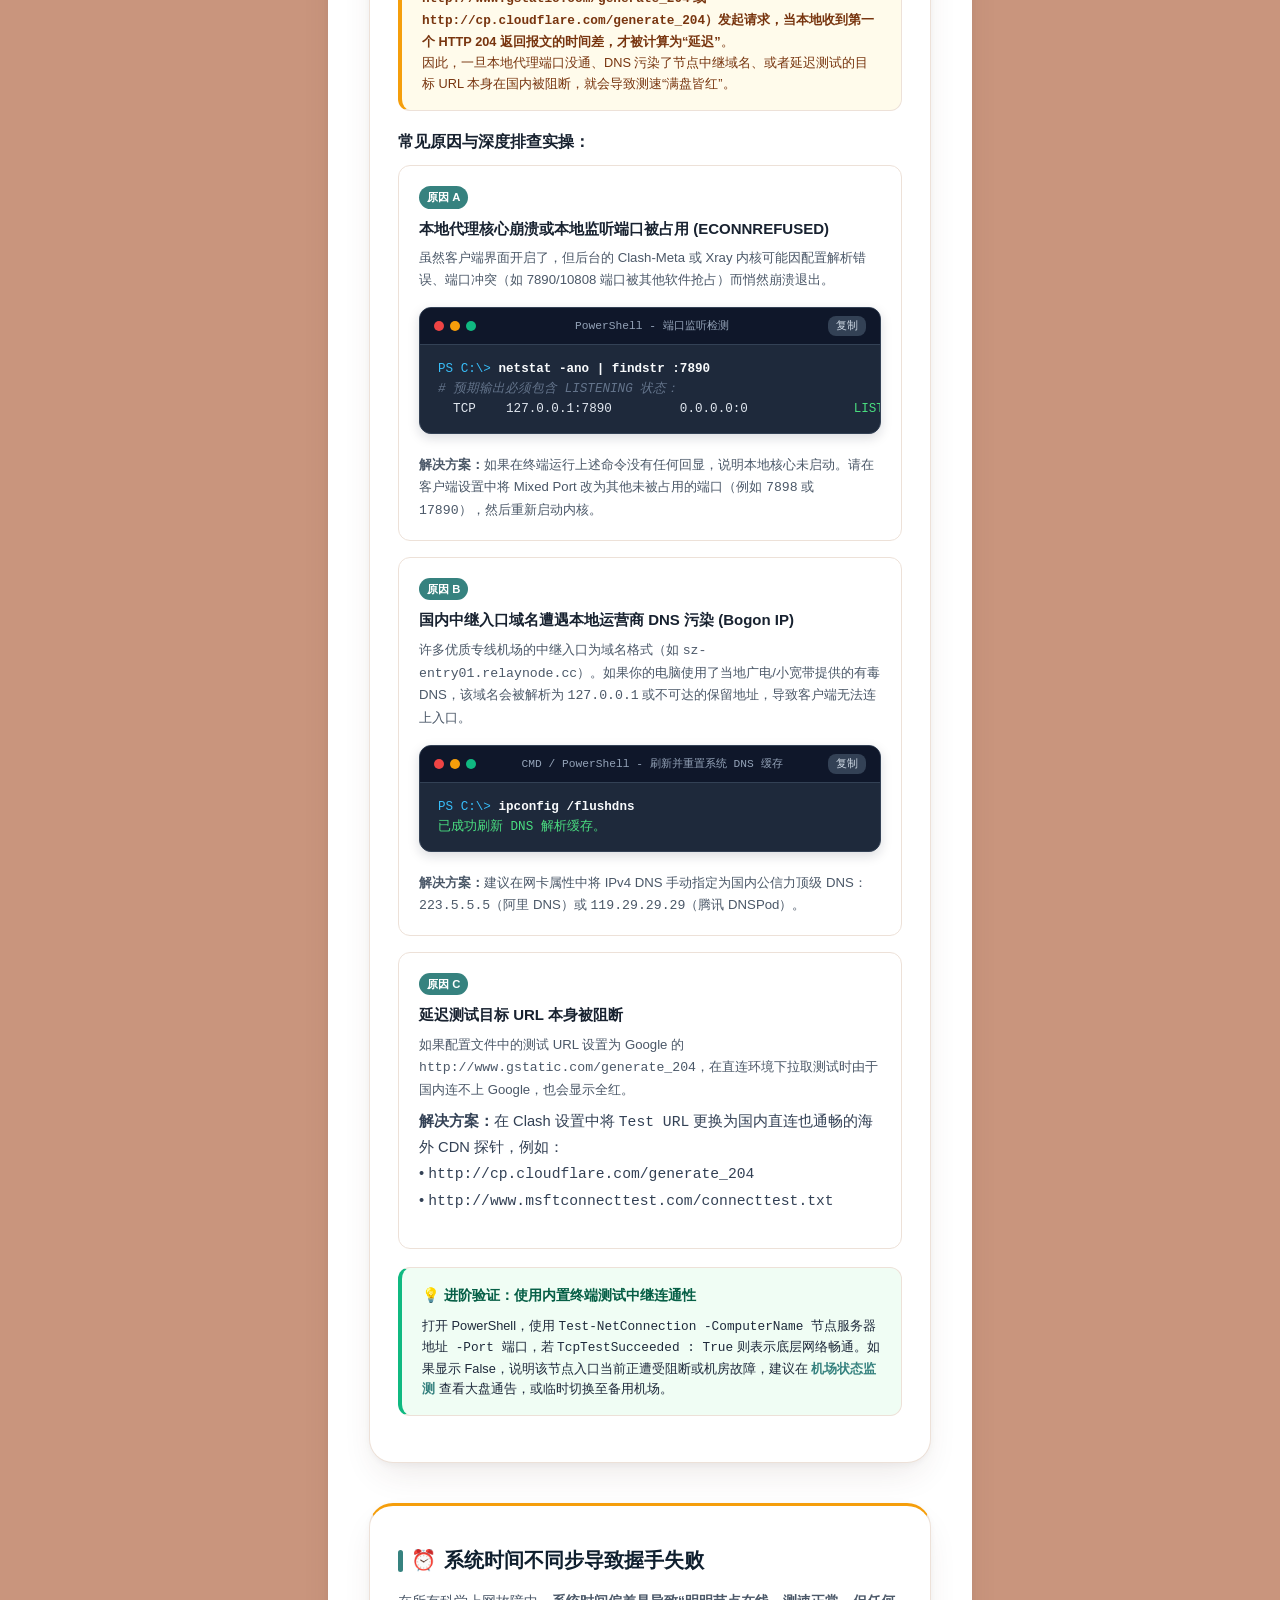
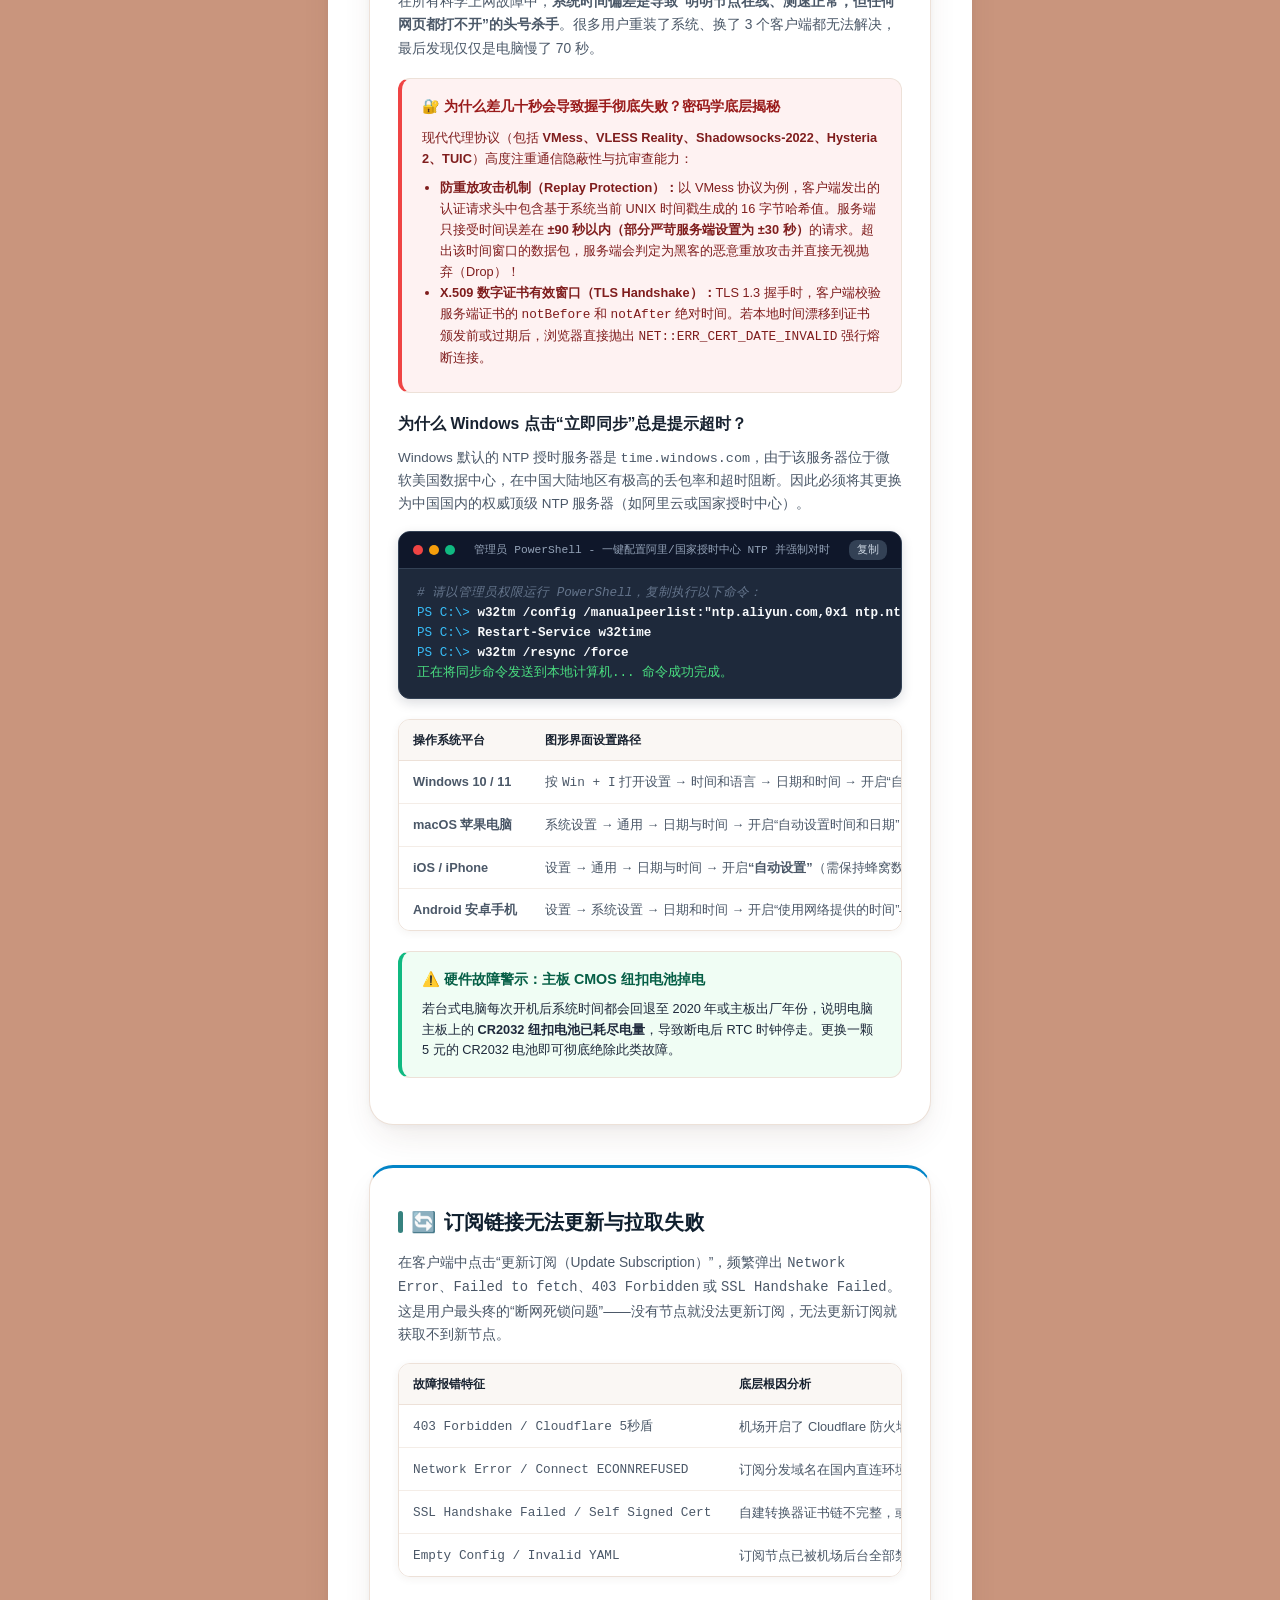
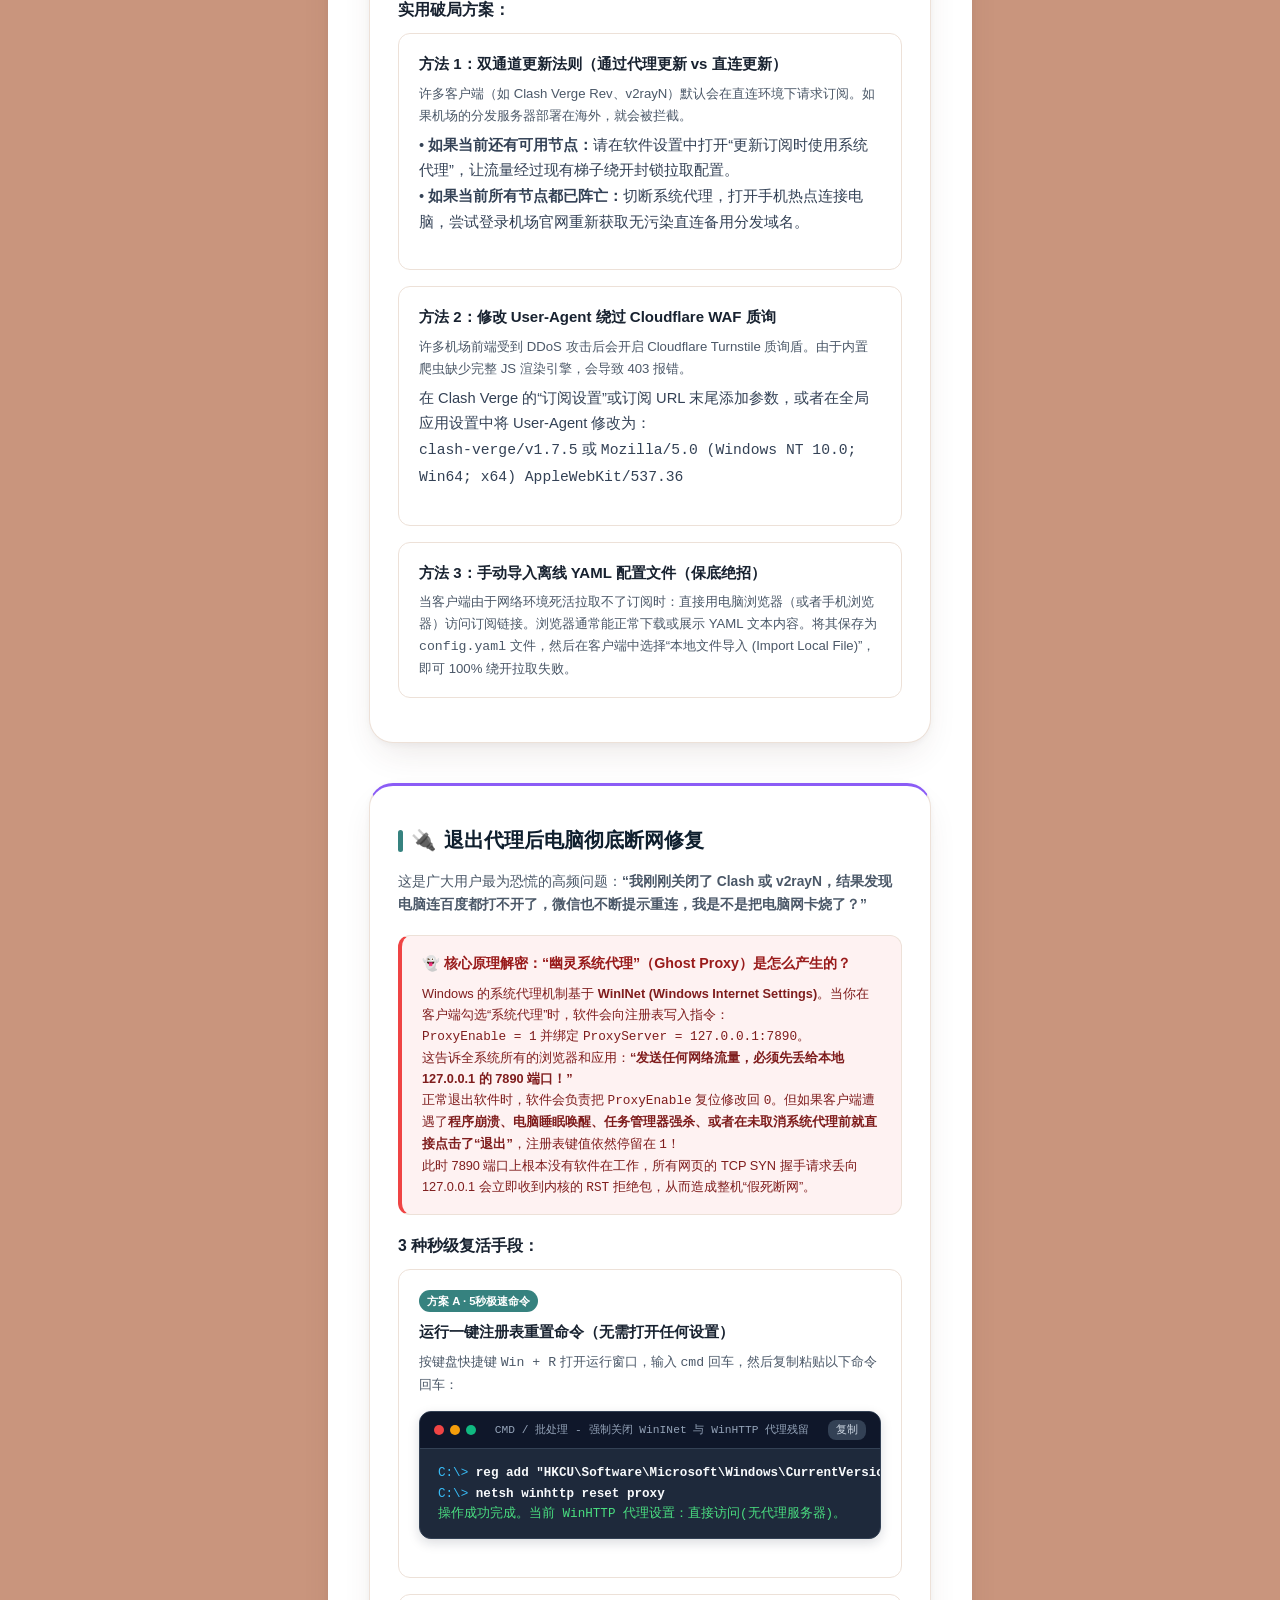
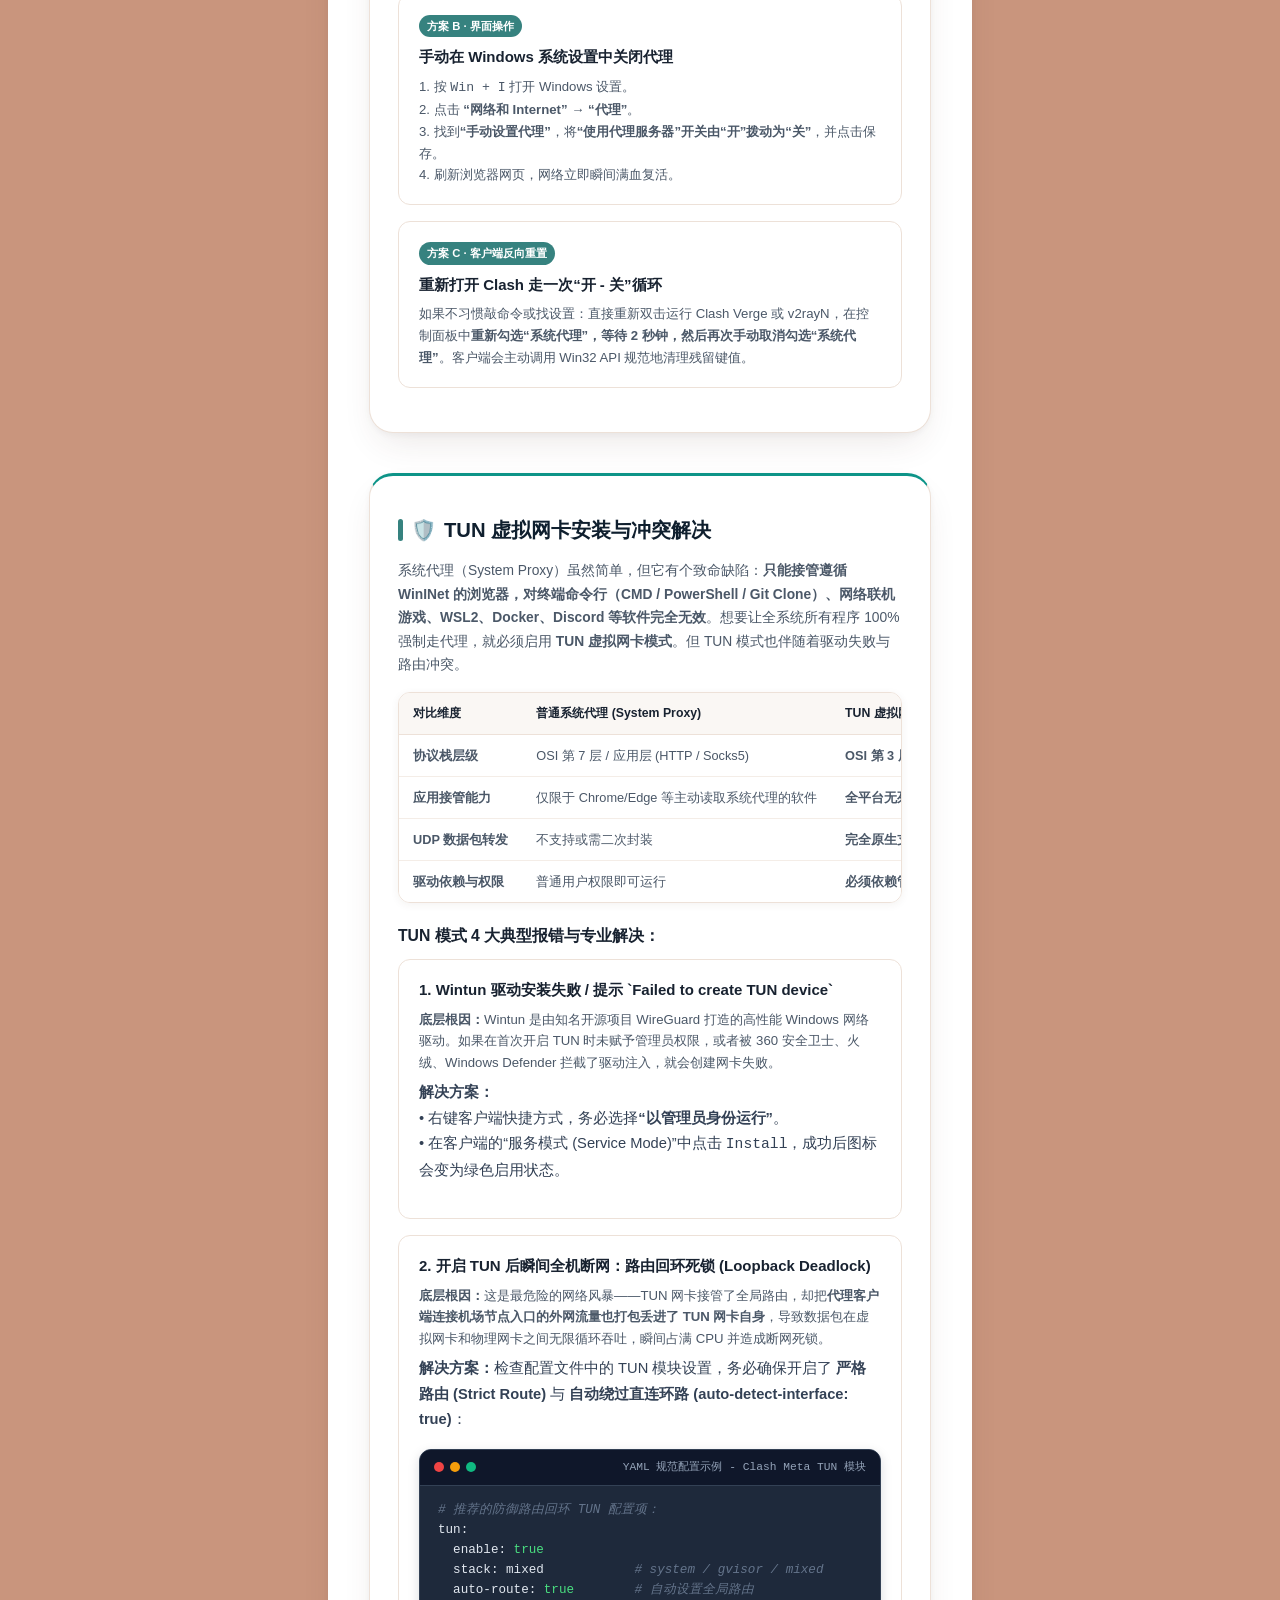
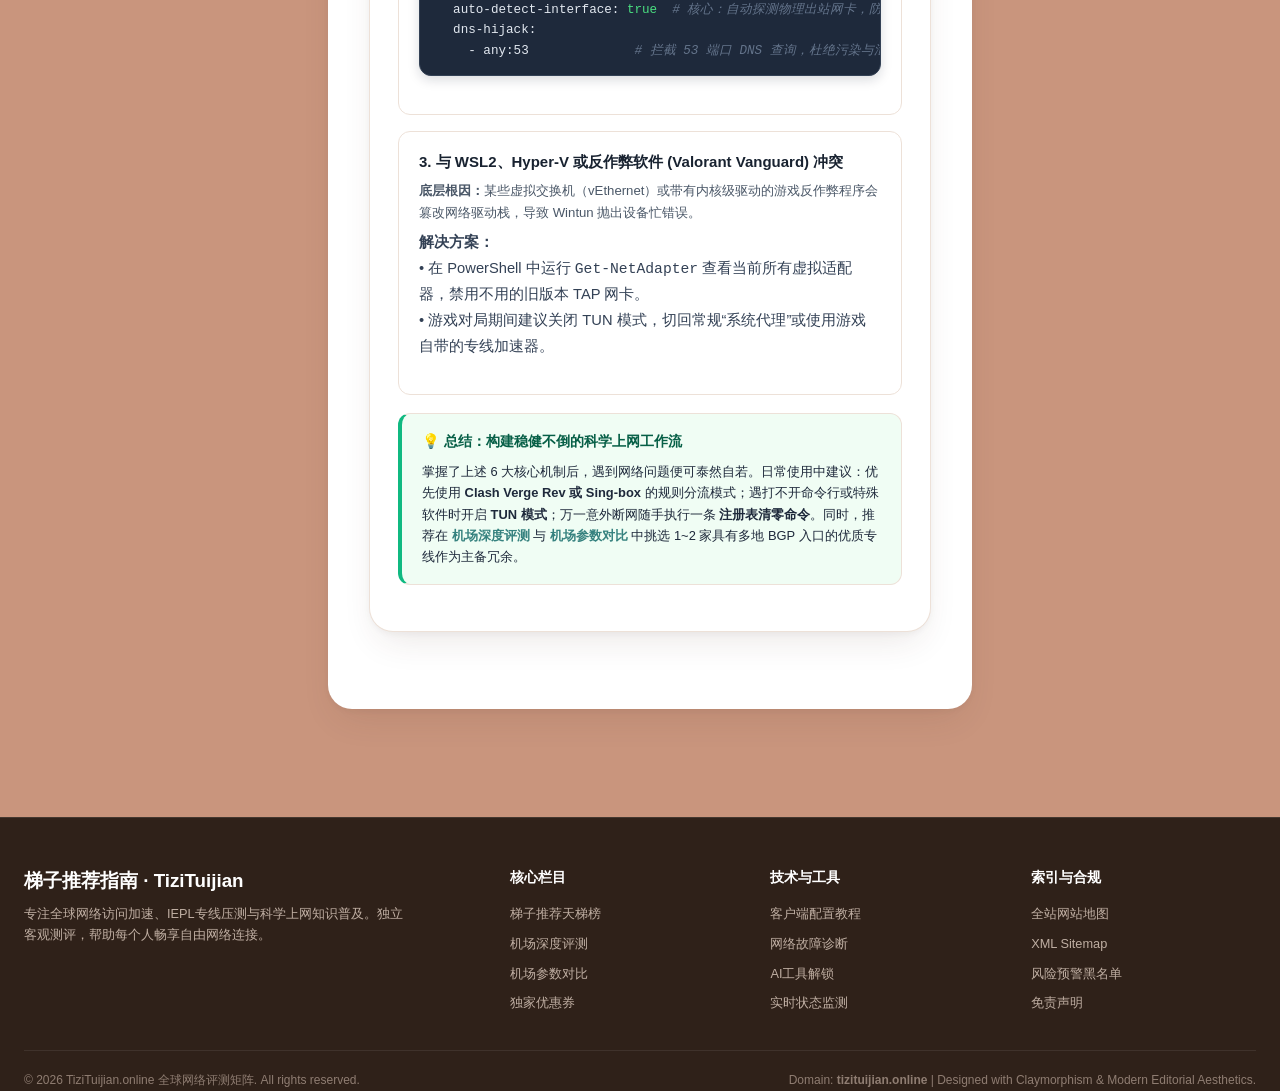
<file: network.html>
<!DOCTYPE html>
<html lang="zh-CN">
<head>
  <meta charset="UTF-8">
  <meta name="viewport" content="width=device-width, initial-scale=1.0">
  <title>科学上网网络故障排查与自检向导 | 节点超时9999ms与断网修复</title>
  <meta name="keywords" content="节点9999ms, 节点超时, 科学上网断网, 系统代理修复, 时间同步握手失败, TUN模式冲突, Clash报错">
  <link rel="canonical" href="https://tizituijian.online/network.html">

  <!-- Open Graph / SEO -->
  <meta property="og:site_name" content="梯子推荐指南 · TiziTuijian">
  <meta property="og:type" content="article">
  <meta property="og:title" content="科学上网网络故障排查与自检向导 | 节点超时9999ms与断网修复">
  <meta property="og:description" content="科学上网网络问题全景诊断与自救手册。针对节点全红 9999ms、系统时间授时误差、订阅链接拉取失败、退出代理电脑断网提供专业修复方案。">
  <meta property="og:url" content="https://tizituijian.online/network.html">
  <meta property="og:locale" content="zh_CN">

  <!-- Twitter Card -->
  <meta name="twitter:card" content="summary_large_image">
  <meta name="twitter:title" content="科学上网网络故障自检与急救指南">
  <meta name="twitter:description" content="节点测速超时、时间不同步、幽灵系统代理一键修复脚本。">

  <!-- GEO & Regional SEO Meta Tags -->
  <meta name="geo.region" content="HK">
  <meta name="geo.placename" content="Hong Kong">
  <meta name="geo.position" content="22.3193;114.1694">
  <meta name="ICBM" content="22.3193, 114.1694">
  <meta http-equiv="content-language" content="zh-CN">

  <!-- JSON-LD Structured Data (GEO & Schema.org) -->
  <script type="application/ld+json">
  {
    "@context": "https://schema.org",
    "@type": "TechArticle",
    "headline": "科学上网网络故障排查与自检向导：节点超时9999ms与断网修复",
    "description": "针对梯子节点测速超时、系统时间偏差导致TLS握手失败、幽灵系统代理残留导致断网提供底层原理解析与修复脚本",
    "url": "https://tizituijian.online/network.html",
    "isPartOf": {
      "@type": "WebSite",
      "name": "梯子推荐指南",
      "url": "https://tizituijian.online/"
    },
    "breadcrumb": {
      "@type": "BreadcrumbList",
      "itemListElement": [
        {
          "@type": "ListItem",
          "position": 1,
          "name": "首页",
          "item": "https://tizituijian.online/"
        },
        {
          "@type": "ListItem",
          "position": 2,
          "name": "网络问题排查",
          "item": "https://tizituijian.online/network.html"
        }
      ]
    }
  }
  </script>

  <link rel="stylesheet" href="css/style.css">
</head>
<body>

  <!-- Top Announcement Banner -->
  <div class="top-notice-bar">
    <span class="notice-tag">🚨 故障急救</span>
    <span>85% 的“节点全红9999ms”与“打不开外网”源自系统时间偏差与幽灵代理残留，跟随本向导 1 分钟即可定位并自愈。</span>
    <a href="#quick-wizard" class="notice-link">开始自检 →</a>
  </div>

  <!-- Header Navigation -->
  <header class="site-header">
    <div class="header-container">
      <a href="index.html" class="logo-area">
        <div class="logo-badge">⚡</div>
        <div class="brand-text">
          <h1>梯子推荐指南</h1>
          <span class="brand-sub">TiziTuijian · 全球网络评测矩阵</span>
        </div>
      </a>

      <!-- 9 Main Nav Tabs -->
      <nav class="main-nav">
        <a href="index.html" class="nav-link"><span class="nav-icon">🏆</span>梯子推荐</a>
        <a href="reviews.html" class="nav-link"><span class="nav-icon">📝</span>机场评测</a>
        <a href="compare.html" class="nav-link"><span class="nav-icon">⚖️</span>机场对比</a>
        <a href="coupons.html" class="nav-link"><span class="nav-icon">🏷️</span>机场优惠码</a>
        <a href="clients.html" class="nav-link"><span class="nav-icon">📱</span>客户端</a>
        <a href="network.html" class="nav-link active"><span class="nav-icon">🛠️</span>网络问题</a>
        <a href="ai-tools.html" class="nav-link"><span class="nav-icon">🤖</span>AI工具</a>
        <a href="status.html" class="nav-link"><span class="nav-icon">📊</span>机场状态</a>
        <a href="risk.html" class="nav-link"><span class="nav-icon">⚠️</span>风险预警</a>
      </nav>

      <div class="header-actions">
        <button class="search-btn" id="searchBtn" title="搜索全站 (Ctrl + K)">
          <span>🔍</span>
          <span>搜索...</span>
          <span class="search-shortcut">⌘K</span>
        </button>
        <button class="icon-pill-btn" title="收藏夹" onclick="showToast('已加入浏览器收藏夹 (Ctrl+D)')">❤️</button>
        <button class="icon-pill-btn" title="状态监控" onclick="location.href='status.html'">📶</button>
        <button class="mobile-menu-btn" id="mobileMenuBtn">☰</button>
      </div>
    </div>
  </header>

  <!-- 3-Column Layout Container -->
  <main class="layout-wrapper">
    <div class="three-column-grid">

      <!-- LEFT COLUMN: Directory & Widgets -->
      <aside class="sidebar-left">
        
        <!-- Views Stats Widget -->
        <div class="views-widget">
          <div class="views-widget-header">
            <span class="views-label">Diagnostic Views</span>
            <span class="views-dot" title="网络诊断引擎正常运行"></span>
          </div>
          <div class="views-count">9.2m</div>
          <span class="views-change">98.4% 常见网络故障可自主修复</span>
          <div class="widget-btn-group">
            <a href="status.html" class="btn-teal">状态大盘</a>
            <button class="btn-white" onclick="showToast('网络修复诊断包已就绪')">修复脚本</button>
          </div>
        </div>

        <div class="clay-card">
          <div class="sidebar-title">
            <span>常见故障索引</span>
            <span class="sidebar-badge-count">6 大专栏</span>
          </div>

          <div class="sidebar-search-box">
            <span class="sidebar-search-icon">🔍</span>
            <input type="text" placeholder="搜索故障现象/报错代码..." id="sidebarDirSearch">
          </div>

          <ul class="nav-directory-list">
            <li class="nav-dir-item active">
              <a href="#quick-wizard">
                <span>🧭 30秒故障智能自检急救向导</span>
                <span class="nav-dir-count">必看</span>
              </a>
            </li>
            <li class="nav-dir-item">
              <a href="#issue-timeout">
                <span>🚨 节点测速全红 9999ms / 超时</span>
                <span class="nav-dir-count">高频</span>
              </a>
            </li>
            <li class="nav-dir-item">
              <a href="#issue-time-sync">
                <span>⏰ 系统时间不同步导致握手失败</span>
                <span class="nav-dir-count">排查</span>
              </a>
            </li>
            <li class="nav-dir-item">
              <a href="#issue-subscription">
                <span>🔄 订阅链接无法更新与拉取失败</span>
                <span class="nav-dir-count">订阅</span>
              </a>
            </li>
            <li class="nav-dir-item">
              <a href="#issue-no-internet">
                <span>🔌 退出代理后电脑彻底断网修复</span>
                <span class="nav-dir-count">系统</span>
              </a>
            </li>
            <li class="nav-dir-item">
              <a href="#issue-tun">
                <span>🛡️ TUN 虚拟网卡安装与冲突解决</span>
                <span class="nav-dir-count">进阶</span>
              </a>
            </li>
          </ul>

          <div class="sidebar-divider"></div>

          <div class="sidebar-title">
            <span>诊断高频关键词</span>
          </div>
          <div class="quick-tags">
            <span class="tag-item">9999ms超时</span>
            <span class="tag-item">NTP授时同步</span>
            <span class="tag-item">幽灵系统代理</span>
            <span class="tag-item">Wintun驱动</span>
            <span class="tag-item">FlushDNS</span>
            <span class="tag-item">Fake-IP模式</span>
          </div>
        </div>

        <!-- Left Ad / Emergency Tip -->
        <div class="clay-card" style="margin-top: 18px; background: linear-gradient(145deg, #fdfbf7, #f7efe6);">
          <div style="font-size: 0.82rem; font-weight: 700; color: #854d0e; margin-bottom: 6px;">💡 备用专线节点提示</div>
          <p style="font-size: 0.78rem; color: #713f12; line-height: 1.5; margin-bottom: 10px;">
            节点大面积红屏时，建议同时配置 1~2 个独立协议备用机场（如 <a href="review.html?id=speed" style="color:#0284c7;font-weight:700;">速捷网络</a> 或 <a href="review.html?id=durian" style="color:#0284c7;font-weight:700;">榴莲云</a>），避免单一中继机房突发维护引发断联。
          </p>
          <a href="compare.html" class="btn-teal btn-pill" style="font-size: 0.75rem; padding: 4px 10px; width: 100%; text-align: center; box-sizing: border-box;">查看低延迟专线对比 →</a>
        </div>

      </aside>

      <!-- MIDDLE COLUMN: Main Content -->
      <section class="main-content">
        <article class="content-card">
          
          <div class="article-header">
            <div class="breadcrumb-nav">
              <a href="index.html">首页</a>
              <span>/</span>
              <a href="network.html">网络问题</a>
              <span>/</span>
              <span>故障自检排查急救</span>
            </div>
            <h1 class="article-title">科学上网网络故障自检指南：底层原理解析与科学自救手册</h1>
            <p class="article-lead">
              面对节点全红 9999ms、TLS 握手持续超时、订阅链接拉取报 403/503、或是关掉代理后整台电脑网页彻底瘫痪等问题，切勿盲目卸载重装系统。通过网络协议栈的逐层递进排查，绝大多数故障可在 1~3 分钟内彻底根治。
            </p>
            <div class="meta-row">
              <span class="meta-chip verified">✓ 覆盖 Windows 10/11 · macOS · iOS · Android</span>
              <span class="meta-chip">⚡ 针对 Clash Verge Rev · v2rayN · Sing-box · Surge 实测</span>
              <span class="meta-chip">💡 建议快捷键 Ctrl+D 收藏备用</span>
            </div>
          </div>

          <div class="content-body">
            
            <!-- SECTION 1: Quick Wizard -->
            <section id="quick-wizard" class="airport-review-item" style="border-top: 3px solid var(--color-teal);">
              <h2 style="font-size: 1.35rem; margin-bottom: 12px; display: flex; align-items: center; gap: 8px;">
                <span>🧭</span> 30秒故障智能自检急救向导
              </h2>
              <p style="color: var(--color-text-sub); font-size: 0.92rem; line-height: 1.7; margin-bottom: 18px;">
                网络故障的本质是<strong>通信握手链路在某一层被阻断</strong>。在排查前，切勿病急乱投医乱改配置。请遵循网络工程中经典的“四层诊断漏斗模型”逐步排查：
              </p>

              <div class="topology-flow" style="margin-bottom: 20px;">
                <div class="topology-step">
                  <span class="topology-step-num">L1</span>
                  <span>底层网络连通性</span>
                </div>
                <span class="topology-arrow">→</span>
                <div class="topology-step">
                  <span class="topology-step-num">L2</span>
                  <span>本地内核进程监听</span>
                </div>
                <span class="topology-arrow">→</span>
                <div class="topology-step">
                  <span class="topology-step-num">L3</span>
                  <span>加密协议与TLS时间戳</span>
                </div>
                <span class="topology-arrow">→</span>
                <div class="topology-step">
                  <span class="topology-step-num">L4</span>
                  <span>分流规则与DNS解析</span>
                </div>
              </div>

              <div class="data-table-wrapper">
                <table class="matrix-table">
                  <thead>
                    <tr>
                      <th style="width: 10%;">排查层级</th>
                      <th style="width: 32%;">检查项目与诊断依据</th>
                      <th style="width: 38%;">快速自检与修复动作</th>
                      <th style="width: 10%;">耗时</th>
                      <th style="width: 10%;">自愈率</th>
                    </tr>
                  </thead>
                  <tbody>
                    <tr>
                      <td><strong>第 1 步</strong></td>
                      <td>
                        <strong>本地物理与宽带连通：</strong><br>
                        <span style="font-size: 0.78rem; color: #64748b;">检查电脑直连国内网页（如百度/B站）是否正常打开。</span>
                      </td>
                      <td>
                        若国内网站打不开，检查 Wi-Fi / 网线连接，或路由器拨号状态。
                      </td>
                      <td>5 秒</td>
                      <td><span class="tag-badge gray">约 15%</span></td>
                    </tr>
                    <tr>
                      <td><strong>第 2 步</strong></td>
                      <td>
                        <strong>系统本地时钟校准：</strong><br>
                        <span style="font-size: 0.78rem; color: #64748b;">误差需严格控制在 30 秒以内，否则 TLS 与 VMess 拒绝握手。</span>
                      </td>
                      <td>
                        进入系统设置强制点击“立即同步时间”，或使用 NTP 命令强制校准。
                      </td>
                      <td>10 秒</td>
                      <td><span class="tag-badge green">约 45%</span></td>
                    </tr>
                    <tr>
                      <td><strong>第 3 步</strong></td>
                      <td>
                        <strong>账户配额与订阅有效性：</strong><br>
                        <span style="font-size: 0.78rem; color: #64748b;">排查是否欠费停机、套餐耗尽或中继入口被整体封锁。</span>
                      </td>
                      <td>
                        登录机场用户中心查看剩余流量与到期时间，点击“更新订阅”。
                      </td>
                      <td>15 秒</td>
                      <td><span class="tag-badge green">约 25%</span></td>
                    </tr>
                    <tr>
                      <td><strong>第 4 步</strong></td>
                      <td>
                        <strong>代理模式与分流阻断：</strong><br>
                        <span style="font-size: 0.78rem; color: #64748b;">规则模式拦截误杀，或者系统代理端口未被软件激活。</span>
                      </td>
                      <td>
                        切换至“全局模式 (Global)”；重启代理内核；排查防火墙信任。
                      </td>
                      <td>10 秒</td>
                      <td><span class="tag-badge blue">约 15%</span></td>
                    </tr>
                  </tbody>
                </table>
              </div>

              <div class="callout-box callout-info">
                <div class="callout-title">💡 黄金自救法则</div>
                <p style="font-size: 0.86rem; color: #1e293b; margin: 0; line-height: 1.6;">
                  遇到突发故障，请先遵循“<strong>校时间 → 查套餐 → 测单节点直连 → 重置系统代理</strong>”的顺序。90% 以上的用户在执行完前两步后即可恢复正常连接。若依然异常，请参考下方各专项深度排查方案。
                </p>
              </div>
            </section>

            <!-- SECTION 2: 9999ms Timeout -->
            <section id="issue-timeout" class="airport-review-item" style="border-top: 3px solid #ef4444;">
              <h2 style="font-size: 1.35rem; margin-bottom: 12px; display: flex; align-items: center; gap: 8px;">
                <span>🚨</span> 节点测速全红 9999ms / 超时
              </h2>
              <p style="color: var(--color-text-sub); font-size: 0.92rem; line-height: 1.7;">
                在 Clash、v2rayN 或 Sing-box 客户端点击测速时，如果<strong>所有节点全部变红，提示 9999ms、TIMEOUT、EOF 或 i/o timeout</strong>，这说明客户端在发起握手阶段就遭遇了致命中断。
              </p>

              <div class="callout-box callout-warning">
                <div class="callout-title">🔬 科学原理解析：客户端的“测速”到底在测什么？</div>
                <p style="font-size: 0.85rem; color: #78350f; line-height: 1.65; margin: 0;">
                  很多人以为测速是客户端向目标节点发出的 ICMP Ping，其实完全不然！主流代理客户端的测速本质是：<strong>客户端首先连接本地 7890 代理端口，将一段 HTTP GET 请求发给节点，再由节点向海外测速靶场（默认通常为 <code>http://www.gstatic.com/generate_204</code> 或 <code>http://cp.cloudflare.com/generate_204</code>）发起请求，当本地收到第一个 HTTP 204 返回报文的时间差，才被计算为“延迟”</strong>。<br>
                  因此，一旦本地代理端口没通、DNS 污染了节点中继域名、或者延迟测试的目标 URL 本身在国内被阻断，就会导致测速“满盘皆红”。
                </p>
              </div>

              <h3 style="font-size: 1.05rem; margin: 18px 0 10px; color: var(--color-text-main);">常见原因与深度排查实操：</h3>

              <div class="diag-step-card">
                <span class="diag-step-badge">原因 A</span>
                <div class="diag-step-title">本地代理核心崩溃或本地监听端口被占用 (ECONNREFUSED)</div>
                <div class="diag-step-content">
                  虽然客户端界面开启了，但后台的 Clash-Meta 或 Xray 内核可能因配置解析错误、端口冲突（如 7890/10808 端口被其他软件抢占）而悄然崩溃退出。
                  <div class="terminal-box">
                    <div class="terminal-header">
                      <div class="terminal-dots">
                        <span class="terminal-dot red"></span>
                        <span class="terminal-dot yellow"></span>
                        <span class="terminal-dot green"></span>
                      </div>
                      <span class="terminal-title">PowerShell - 端口监听检测</span>
                      <button class="terminal-copy-btn" onclick="navigator.clipboard.writeText('netstat -ano | findstr :7890');showToast('命令已复制')">复制</button>
                    </div>
                    <div class="terminal-body"><span class="prompt">PS C:\> </span><span class="cmd">netstat -ano | findstr :7890</span>
<span class="comment"># 预期输出必须包含 LISTENING 状态：</span>
  TCP    127.0.0.1:7890         0.0.0.0:0              <span class="highlight">LISTENING</span>       14820</div>
                  </div>
                  <strong>解决方案：</strong>如果在终端运行上述命令没有任何回显，说明本地核心未启动。请在客户端设置中将 Mixed Port 改为其他未被占用的端口（例如 <code>7898</code> 或 <code>17890</code>），然后重新启动内核。
                </div>
              </div>

              <div class="diag-step-card">
                <span class="diag-step-badge">原因 B</span>
                <div class="diag-step-title">国内中继入口域名遭遇本地运营商 DNS 污染 (Bogon IP)</div>
                <div class="diag-step-content">
                  许多优质专线机场的中继入口为域名格式（如 <code>sz-entry01.relaynode.cc</code>）。如果你的电脑使用了当地广电/小宽带提供的有毒 DNS，该域名会被解析为 <code>127.0.0.1</code> 或不可达的保留地址，导致客户端无法连上入口。
                  <div class="terminal-box">
                    <div class="terminal-header">
                      <div class="terminal-dots">
                        <span class="terminal-dot red"></span>
                        <span class="terminal-dot yellow"></span>
                        <span class="terminal-dot green"></span>
                      </div>
                      <span class="terminal-title">CMD / PowerShell - 刷新并重置系统 DNS 缓存</span>
                      <button class="terminal-copy-btn" onclick="navigator.clipboard.writeText('ipconfig /flushdns');showToast('命令已复制')">复制</button>
                    </div>
                    <div class="terminal-body"><span class="prompt">PS C:\> </span><span class="cmd">ipconfig /flushdns</span>
<span class="highlight">已成功刷新 DNS 解析缓存。</span></div>
                  </div>
                  <strong>解决方案：</strong>建议在网卡属性中将 IPv4 DNS 手动指定为国内公信力顶级 DNS：<code>223.5.5.5</code>（阿里 DNS）或 <code>119.29.29.29</code>（腾讯 DNSPod）。
                </div>
              </div>

              <div class="diag-step-card">
                <span class="diag-step-badge">原因 C</span>
                <div class="diag-step-title">延迟测试目标 URL 本身被阻断</div>
                <div class="diag-step-content">
                  如果配置文件中的测试 URL 设置为 Google 的 <code>http://www.gstatic.com/generate_204</code>，在直连环境下拉取测试时由于国内连不上 Google，也会显示全红。
                  <p style="margin-top: 8px;">
                    <strong>解决方案：</strong>在 Clash 设置中将 <code>Test URL</code> 更换为国内直连也通畅的海外 CDN 探针，例如：<br>
                    • <code>http://cp.cloudflare.com/generate_204</code><br>
                    • <code>http://www.msftconnecttest.com/connecttest.txt</code>
                  </p>
                </div>
              </div>

              <div class="callout-box callout-tip">
                <div class="callout-title">💡 进阶验证：使用内置终端测试中继连通性</div>
                <p style="font-size: 0.85rem; color: #1e293b; margin: 0; line-height: 1.6;">
                  打开 PowerShell，使用 <code>Test-NetConnection -ComputerName 节点服务器地址 -Port 端口</code>，若 <code>TcpTestSucceeded : True</code> 则表示底层网络畅通。如果显示 False，说明该节点入口当前正遭受阻断或机房故障，建议在 <a href="status.html" style="color:var(--color-teal);font-weight:700;">机场状态监测</a> 查看大盘通告，或临时切换至备用机场。
                </p>
              </div>
            </section>

            <!-- SECTION 3: System Time Sync -->
            <section id="issue-time-sync" class="airport-review-item" style="border-top: 3px solid #f59e0b;">
              <h2 style="font-size: 1.35rem; margin-bottom: 12px; display: flex; align-items: center; gap: 8px;">
                <span>⏰</span> 系统时间不同步导致握手失败
              </h2>
              <p style="color: var(--color-text-sub); font-size: 0.92rem; line-height: 1.7;">
                在所有科学上网故障中，<strong>系统时间偏差是导致“明明节点在线、测速正常，但任何网页都打不开”的头号杀手</strong>。很多用户重装了系统、换了 3 个客户端都无法解决，最后发现仅仅是电脑慢了 70 秒。
              </p>

              <div class="callout-box callout-danger">
                <div class="callout-title">🔐 为什么差几十秒会导致握手彻底失败？密码学底层揭秘</div>
                <div style="font-size: 0.85rem; color: #7f1d1d; line-height: 1.65;">
                  现代代理协议（包括 <strong>VMess、VLESS Reality、Shadowsocks-2022、Hysteria 2、TUIC</strong>）高度注重通信隐蔽性与抗审查能力：
                  <ul style="margin: 8px 0 8px 18px;">
                    <li><strong>防重放攻击机制（Replay Protection）：</strong>以 VMess 协议为例，客户端发出的认证请求头中包含基于系统当前 UNIX 时间戳生成的 16 字节哈希值。服务端只接受时间误差在 <strong>±90 秒以内（部分严苛服务端设置为 ±30 秒）</strong>的请求。超出该时间窗口的数据包，服务端会判定为黑客的恶意重放攻击并直接无视抛弃（Drop）！</li>
                    <li><strong>X.509 数字证书有效窗口（TLS Handshake）：</strong>TLS 1.3 握手时，客户端校验服务端证书的 <code>notBefore</code> 和 <code>notAfter</code> 绝对时间。若本地时间漂移到证书颁发前或过期后，浏览器直接抛出 <code>NET::ERR_CERT_DATE_INVALID</code> 强行熔断连接。</li>
                  </ul>
                </div>
              </div>

              <h3 style="font-size: 1.05rem; margin: 18px 0 10px; color: var(--color-text-main);">为什么 Windows 点击“立即同步”总是提示超时？</h3>
              <p style="color: var(--color-text-sub); font-size: 0.9rem; line-height: 1.65;">
                Windows 默认的 NTP 授时服务器是 <code>time.windows.com</code>，由于该服务器位于微软美国数据中心，在中国大陆地区有极高的丢包率和超时阻断。因此必须将其更换为中国国内的权威顶级 NTP 服务器（如阿里云或国家授时中心）。
              </p>

              <div class="terminal-box">
                <div class="terminal-header">
                  <div class="terminal-dots">
                    <span class="terminal-dot red"></span>
                    <span class="terminal-dot yellow"></span>
                    <span class="terminal-dot green"></span>
                  </div>
                  <span class="terminal-title">管理员 PowerShell - 一键配置阿里/国家授时中心 NTP 并强制对时</span>
                  <button class="terminal-copy-btn" onclick="navigator.clipboard.writeText('w32tm /config /manualpeerlist:\"ntp.aliyun.com,0x1 ntp.ntsc.ac.cn,0x1\" /syncfromflags:manual /reliable:YES /update; Stop-Service w32time; Start-Service w32time; w32tm /resync /force');showToast('PowerShell 授时脚本已复制')">复制</button>
                </div>
                <div class="terminal-body"><span class="comment"># 请以管理员权限运行 PowerShell，复制执行以下命令：</span>
<span class="prompt">PS C:\> </span><span class="cmd">w32tm /config /manualpeerlist:"ntp.aliyun.com,0x1 ntp.ntsc.ac.cn,0x1" /syncfromflags:manual /reliable:YES /update</span>
<span class="prompt">PS C:\> </span><span class="cmd">Restart-Service w32time</span>
<span class="prompt">PS C:\> </span><span class="cmd">w32tm /resync /force</span>
<span class="highlight">正在将同步命令发送到本地计算机... 命令成功完成。</span></div>
              </div>

              <div class="data-table-wrapper" style="margin-top: 14px;">
                <table class="matrix-table">
                  <thead>
                    <tr>
                      <th>操作系统平台</th>
                      <th>图形界面设置路径</th>
                      <th>核心校验标准</th>
                    </tr>
                  </thead>
                  <tbody>
                    <tr>
                      <td><strong>Windows 10 / 11</strong></td>
                      <td>按 <code>Win + I</code> 打开设置 → 时间和语言 → 日期和时间 → 开启“自动设置时间”并点击<strong>“立即同步”</strong>。</td>
                      <td>与标准北京时间差 &lt; 5 秒</td>
                    </tr>
                    <tr>
                      <td><strong>macOS 苹果电脑</strong></td>
                      <td>系统设置 → 通用 → 日期与时间 → 开启“自动设置时间和日期”，时间服务器输入 <code>time.apple.com</code>。</td>
                      <td>自动 NTP 网络校对</td>
                    </tr>
                    <tr>
                      <td><strong>iOS / iPhone</strong></td>
                      <td>设置 → 通用 → 日期与时间 → 开启<strong>“自动设置”</strong>（需保持蜂窝数据连接通畅）。</td>
                      <td>基站自动广播校时</td>
                    </tr>
                    <tr>
                      <td><strong>Android 安卓手机</strong></td>
                      <td>设置 → 系统设置 → 日期和时间 → 开启“使用网络提供的时间”与“使用网络提供的时区”。</td>
                      <td>NITZ 运营商同步</td>
                    </tr>
                  </tbody>
                </table>
              </div>

              <div class="callout-box callout-tip">
                <div class="callout-title">⚠️ 硬件故障警示：主板 CMOS 纽扣电池掉电</div>
                <p style="font-size: 0.85rem; color: #1e293b; margin: 0; line-height: 1.6;">
                  若台式电脑每次开机后系统时间都会回退至 2020 年或主板出厂年份，说明电脑主板上的 <strong>CR2032 纽扣电池已耗尽电量</strong>，导致断电后 RTC 时钟停走。更换一颗 5 元的 CR2032 电池即可彻底绝除此类故障。
                </p>
              </div>
            </section>

            <!-- SECTION 4: Subscription fail -->
            <section id="issue-subscription" class="airport-review-item" style="border-top: 3px solid #0284c7;">
              <h2 style="font-size: 1.35rem; margin-bottom: 12px; display: flex; align-items: center; gap: 8px;">
                <span>🔄</span> 订阅链接无法更新与拉取失败
              </h2>
              <p style="color: var(--color-text-sub); font-size: 0.92rem; line-height: 1.7;">
                在客户端中点击“更新订阅（Update Subscription）”，频繁弹出 <code>Network Error</code>、<code>Failed to fetch</code>、<code>403 Forbidden</code> 或 <code>SSL Handshake Failed</code>。这是用户最头疼的“断网死锁问题”——没有节点就没法更新订阅，无法更新订阅就获取不到新节点。
              </p>

              <div class="data-table-wrapper">
                <table class="matrix-table">
                  <thead>
                    <tr>
                      <th>故障报错特征</th>
                      <th>底层根因分析</th>
                      <th>核心解法</th>
                    </tr>
                  </thead>
                  <tbody>
                    <tr>
                      <td><code>403 Forbidden / Cloudflare 5秒盾</code></td>
                      <td>机场开启了 Cloudflare 防火墙，Clash 默认 UA 被识别为恶意爬虫直接拦截。</td>
                      <td>在客户端设置中伪装 <code>User-Agent</code> 为标准浏览器或主流软件。</td>
                    </tr>
                    <tr>
                      <td><code>Network Error / Connect ECONNREFUSED</code></td>
                      <td>订阅分发域名在国内直连环境下遭到 GFW DNS 污染或 SNI 阻断。</td>
                      <td>开启客户端的<strong>“使用代理更新订阅”</strong>，借用现有节点更新。</td>
                    </tr>
                    <tr>
                      <td><code>SSL Handshake Failed / Self Signed Cert</code></td>
                      <td>自建转换器证书链不完整，或系统根证书证书库缺失权威 CA。</td>
                      <td>在订阅配置项中临时勾选<strong>“跳过证书验证 (Skip Cert Verify)”</strong>。</td>
                    </tr>
                    <tr>
                      <td><code>Empty Config / Invalid YAML</code></td>
                      <td>订阅节点已被机场后台全部禁用，或转换器接口返回了 HTML 错误页。</td>
                      <td>登录官网查看账户是否欠费，重新复制最新 Base64/Clash 专用链接。</td>
                    </tr>
                  </tbody>
                </table>
              </div>

              <h3 style="font-size: 1.05rem; margin: 18px 0 10px; color: var(--color-text-main);">实用破局方案：</h3>

              <div class="diag-step-card">
                <div class="diag-step-title">方法 1：双通道更新法则（通过代理更新 vs 直连更新）</div>
                <div class="diag-step-content">
                  许多客户端（如 Clash Verge Rev、v2rayN）默认会在直连环境下请求订阅。如果机场的分发服务器部署在海外，就会被拦截。
                  <p style="margin-top: 6px;">
                    • <strong>如果当前还有可用节点：</strong>请在软件设置中打开“更新订阅时使用系统代理”，让流量经过现有梯子绕开封锁拉取配置。<br>
                    • <strong>如果当前所有节点都已阵亡：</strong>切断系统代理，打开手机热点连接电脑，尝试登录机场官网重新获取无污染直连备用分发域名。
                  </p>
                </div>
              </div>

              <div class="diag-step-card">
                <div class="diag-step-title">方法 2：修改 User-Agent 绕过 Cloudflare WAF 质询</div>
                <div class="diag-step-content">
                  许多机场前端受到 DDoS 攻击后会开启 Cloudflare Turnstile 质询盾。由于内置爬虫缺少完整 JS 渲染引擎，会导致 403 报错。
                  <p style="margin-top: 6px;">
                    在 Clash Verge 的“订阅设置”或订阅 URL 末尾添加参数，或者在全局应用设置中将 User-Agent 修改为：<br>
                    <code>clash-verge/v1.7.5</code> 或 <code>Mozilla/5.0 (Windows NT 10.0; Win64; x64) AppleWebKit/537.36</code>
                  </p>
                </div>
              </div>

              <div class="diag-step-card">
                <div class="diag-step-title">方法 3：手动导入离线 YAML 配置文件（保底绝招）</div>
                <div class="diag-step-content">
                  当客户端由于网络环境死活拉取不了订阅时：直接用电脑浏览器（或者手机浏览器）访问订阅链接。浏览器通常能正常下载或展示 YAML 文本内容。将其保存为 <code>config.yaml</code> 文件，然后在客户端中选择“本地文件导入 (Import Local File)”，即可 100% 绕开拉取失败。
                </div>
              </div>
            </section>

            <!-- SECTION 5: Disconnect Internet -->
            <section id="issue-no-internet" class="airport-review-item" style="border-top: 3px solid #8b5cf6;">
              <h2 style="font-size: 1.35rem; margin-bottom: 12px; display: flex; align-items: center; gap: 8px;">
                <span>🔌</span> 退出代理后电脑彻底断网修复
              </h2>
              <p style="color: var(--color-text-sub); font-size: 0.92rem; line-height: 1.7;">
                这是广大用户最为恐慌的高频问题：<strong>“我刚刚关闭了 Clash 或 v2rayN，结果发现电脑连百度都打不开了，微信也不断提示重连，我是不是把电脑网卡烧了？”</strong>
              </p>

              <div class="callout-box callout-danger">
                <div class="callout-title">👻 核心原理解密：“幽灵系统代理”（Ghost Proxy）是怎么产生的？</div>
                <p style="font-size: 0.85rem; color: #7f1d1d; line-height: 1.65; margin: 0;">
                  Windows 的系统代理机制基于 <strong>WinINet (Windows Internet Settings)</strong>。当你在客户端勾选“系统代理”时，软件会向注册表写入指令：<br>
                  <code>ProxyEnable = 1</code> 并绑定 <code>ProxyServer = 127.0.0.1:7890</code>。<br>
                  这告诉全系统所有的浏览器和应用：<strong>“发送任何网络流量，必须先丢给本地 127.0.0.1 的 7890 端口！”</strong><br>
                  正常退出软件时，软件会负责把 <code>ProxyEnable</code> 复位修改回 <code>0</code>。但如果客户端遭遇了<strong>程序崩溃、电脑睡眠唤醒、任务管理器强杀、或者在未取消系统代理前就直接点击了“退出”</strong>，注册表键值依然停留在 <code>1</code>！<br>
                  此时 7890 端口上根本没有软件在工作，所有网页的 TCP SYN 握手请求丢向 127.0.0.1 会立即收到内核的 <code>RST</code> 拒绝包，从而造成整机“假死断网”。
                </p>
              </div>

              <h3 style="font-size: 1.05rem; margin: 18px 0 10px; color: var(--color-text-main);">3 种秒级复活手段：</h3>

              <div class="diag-step-card">
                <span class="diag-step-badge">方案 A · 5秒极速命令</span>
                <div class="diag-step-title">运行一键注册表重置命令（无需打开任何设置）</div>
                <div class="diag-step-content">
                  按键盘快捷键 <code>Win + R</code> 打开运行窗口，输入 <code>cmd</code> 回车，然后复制粘贴以下命令回车：
                  <div class="terminal-box">
                    <div class="terminal-header">
                      <div class="terminal-dots">
                        <span class="terminal-dot red"></span>
                        <span class="terminal-dot yellow"></span>
                        <span class="terminal-dot green"></span>
                      </div>
                      <span class="terminal-title">CMD / 批处理 - 强制关闭 WinINet 与 WinHTTP 代理残留</span>
                      <button class="terminal-copy-btn" onclick="navigator.clipboard.writeText('reg add \"HKCU\\Software\\Microsoft\\Windows\\CurrentVersion\\Internet Settings\" /v ProxyEnable /t REG_DWORD /d 0 /f & netsh winhttp reset proxy');showToast('CMD 修复命令已复制')">复制</button>
                    </div>
                    <div class="terminal-body"><span class="prompt">C:\> </span><span class="cmd">reg add "HKCU\Software\Microsoft\Windows\CurrentVersion\Internet Settings" /v ProxyEnable /t REG_DWORD /d 0 /f</span>
<span class="prompt">C:\> </span><span class="cmd">netsh winhttp reset proxy</span>
<span class="highlight">操作成功完成。当前 WinHTTP 代理设置：直接访问(无代理服务器)。</span></div>
                  </div>
                </div>
              </div>

              <div class="diag-step-card">
                <span class="diag-step-badge">方案 B · 界面操作</span>
                <div class="diag-step-title">手动在 Windows 系统设置中关闭代理</div>
                <div class="diag-step-content">
                  1. 按 <code>Win + I</code> 打开 Windows 设置。<br>
                  2. 点击 <strong>“网络和 Internet” → “代理”</strong>。<br>
                  3. 找到<strong>“手动设置代理”</strong>，将<strong>“使用代理服务器”开关由“开”拨动为“关”</strong>，并点击保存。<br>
                  4. 刷新浏览器网页，网络立即瞬间满血复活。
                </div>
              </div>

              <div class="diag-step-card">
                <span class="diag-step-badge">方案 C · 客户端反向重置</span>
                <div class="diag-step-title">重新打开 Clash 走一次“开 - 关”循环</div>
                <div class="diag-step-content">
                  如果不习惯敲命令或找设置：直接重新双击运行 Clash Verge 或 v2rayN，在控制面板中<strong>重新勾选“系统代理”，等待 2 秒钟，然后再次手动取消勾选“系统代理”</strong>。客户端会主动调用 Win32 API 规范地清理残留键值。
                </div>
              </div>
            </section>

            <!-- SECTION 6: TUN Mode -->
            <section id="issue-tun" class="airport-review-item" style="border-top: 3px solid #0d9488;">
              <h2 style="font-size: 1.35rem; margin-bottom: 12px; display: flex; align-items: center; gap: 8px;">
                <span>🛡️</span> TUN 虚拟网卡安装与冲突解决
              </h2>
              <p style="color: var(--color-text-sub); font-size: 0.92rem; line-height: 1.7;">
                系统代理（System Proxy）虽然简单，但它有个致命缺陷：<strong>只能接管遵循 WinINet 的浏览器，对终端命令行（CMD / PowerShell / Git Clone）、网络联机游戏、WSL2、Docker、Discord 等软件完全无效</strong>。想要让全系统所有程序 100% 强制走代理，就必须启用 <strong>TUN 虚拟网卡模式</strong>。但 TUN 模式也伴随着驱动失败与路由冲突。
              </p>

              <div class="data-table-wrapper">
                <table class="matrix-table">
                  <thead>
                    <tr>
                      <th>对比维度</th>
                      <th>普通系统代理 (System Proxy)</th>
                      <th>TUN 虚拟网卡模式 (TUN Mode)</th>
                    </tr>
                  </thead>
                  <tbody>
                    <tr>
                      <td><strong>协议栈层级</strong></td>
                      <td>OSI 第 7 层 / 应用层 (HTTP / Socks5)</td>
                      <td><strong>OSI 第 3 层 / 网络层 (IP Packet)</strong></td>
                    </tr>
                    <tr>
                      <td><strong>应用接管能力</strong></td>
                      <td>仅限于 Chrome/Edge 等主动读取系统代理的软件</td>
                      <td><strong>全平台无死角接管 (终端/Git/游戏/Node/Python)</strong></td>
                    </tr>
                    <tr>
                      <td><strong>UDP 数据包转发</strong></td>
                      <td>不支持或需二次封装</td>
                      <td><strong>完全原生支持 (适合语音与联机游戏)</strong></td>
                    </tr>
                    <tr>
                      <td><strong>驱动依赖与权限</strong></td>
                      <td>普通用户权限即可运行</td>
                      <td><strong>必须依赖管理员权限与 Wintun 驱动</strong></td>
                    </tr>
                  </tbody>
                </table>
              </div>

              <h3 style="font-size: 1.05rem; margin: 18px 0 10px; color: var(--color-text-main);">TUN 模式 4 大典型报错与专业解决：</h3>

              <div class="diag-step-card">
                <div class="diag-step-title">1. Wintun 驱动安装失败 / 提示 `Failed to create TUN device`</div>
                <div class="diag-step-content">
                  <strong>底层根因：</strong>Wintun 是由知名开源项目 WireGuard 打造的高性能 Windows 网络驱动。如果在首次开启 TUN 时未赋予管理员权限，或者被 360 安全卫士、火绒、Windows Defender 拦截了驱动注入，就会创建网卡失败。
                  <p style="margin-top: 6px;">
                    <strong>解决方案：</strong><br>
                    • 右键客户端快捷方式，务必选择<strong>“以管理员身份运行”</strong>。<br>
                    • 在客户端的“服务模式 (Service Mode)”中点击 <code>Install</code>，成功后图标会变为绿色启用状态。
                  </p>
                </div>
              </div>

              <div class="diag-step-card">
                <div class="diag-step-title">2. 开启 TUN 后瞬间全机断网：路由回环死锁 (Loopback Deadlock)</div>
                <div class="diag-step-content">
                  <strong>底层根因：</strong>这是最危险的网络风暴——TUN 网卡接管了全局路由，却把<strong>代理客户端连接机场节点入口的外网流量也打包丢进了 TUN 网卡自身</strong>，导致数据包在虚拟网卡和物理网卡之间无限循环吞吐，瞬间占满 CPU 并造成断网死锁。
                  <p style="margin-top: 6px;">
                    <strong>解决方案：</strong>检查配置文件中的 TUN 模块设置，务必确保开启了 <strong>严格路由 (Strict Route)</strong> 与 <strong>自动绕过直连环路 (auto-detect-interface: true)</strong>：
                  </p>
                  <div class="terminal-box">
                    <div class="terminal-header">
                      <div class="terminal-dots">
                        <span class="terminal-dot red"></span>
                        <span class="terminal-dot yellow"></span>
                        <span class="terminal-dot green"></span>
                      </div>
                      <span class="terminal-title">YAML 规范配置示例 - Clash Meta TUN 模块</span>
                    </div>
                    <div class="terminal-body"><span class="comment"># 推荐的防御路由回环 TUN 配置项：</span>
tun:
  enable: <span class="highlight">true</span>
  stack: mixed            <span class="comment"># system / gvisor / mixed</span>
  auto-route: <span class="highlight">true</span>        <span class="comment"># 自动设置全局路由</span>
  auto-detect-interface: <span class="highlight">true</span>  <span class="comment"># 核心：自动探测物理出站网卡，防止回环死锁</span>
  dns-hijack:
    - any:53              <span class="comment"># 拦截 53 端口 DNS 查询，杜绝污染与泄漏</span></div>
                  </div>
                </div>
              </div>

              <div class="diag-step-card">
                <div class="diag-step-title">3. 与 WSL2、Hyper-V 或反作弊软件 (Valorant Vanguard) 冲突</div>
                <div class="diag-step-content">
                  <strong>底层根因：</strong>某些虚拟交换机（vEthernet）或带有内核级驱动的游戏反作弊程序会篡改网络驱动栈，导致 Wintun 抛出设备忙错误。
                  <p style="margin-top: 6px;">
                    <strong>解决方案：</strong><br>
                    • 在 PowerShell 中运行 <code>Get-NetAdapter</code> 查看当前所有虚拟适配器，禁用不用的旧版本 TAP 网卡。<br>
                    • 游戏对局期间建议关闭 TUN 模式，切回常规“系统代理”或使用游戏自带的专线加速器。
                  </p>
                </div>
              </div>

              <div class="callout-box callout-tip">
                <div class="callout-title">💡 总结：构建稳健不倒的科学上网工作流</div>
                <p style="font-size: 0.86rem; color: #1e293b; margin: 0; line-height: 1.65;">
                  掌握了上述 6 大核心机制后，遇到网络问题便可泰然自若。日常使用中建议：优先使用 <strong>Clash Verge Rev 或 Sing-box</strong> 的规则分流模式；遇打不开命令行或特殊软件时开启 <strong>TUN 模式</strong>；万一意外断网随手执行一条 <strong>注册表清零命令</strong>。同时，推荐在 <a href="reviews.html" style="color:var(--color-teal);font-weight:700;">机场深度评测</a> 与 <a href="compare.html" style="color:var(--color-teal);font-weight:700;">机场参数对比</a> 中挑选 1~2 家具有多地 BGP 入口的优质专线作为主备冗余。
                </p>
              </div>

            </section>

          </div>
        </article>
      </section>

      <!-- RIGHT COLUMN: Outline / Table of Contents -->
      <aside class="sidebar-right">
        
        <div class="toc-card">
          <div class="toc-header">
            <div class="toc-title">
              <span>📑</span>
              <span>自检大纲</span>
            </div>
            <span class="reading-percent" id="readingPercent">0%</span>
          </div>

          <div class="reading-progress-track">
            <div class="reading-progress-bar" id="readingProgress"></div>
          </div>

          <ul class="toc-list" id="tocList">
            <!-- Dynamic generated by JS -->
          </ul>
        </div>

        <div class="quick-helper-card">
          <div class="helper-icon">📊</div>
          <div class="helper-title">节点出故障还是网络问题？</div>
          <div class="helper-desc">查看全网主流专线机场 24 小时节点存活率、延迟抖动与自动化健康监控大盘。</div>
          <a href="status.html" class="btn-teal btn-pill" style="width: 100%; box-sizing: border-box; text-align: center;">查看实时健康度看板 →</a>
        </div>

        <div class="quick-helper-card" style="margin-top: 14px; background: #ffffff;">
          <div class="helper-icon">📱</div>
          <div class="helper-title">客户端下载与进阶配置</div>
          <div class="helper-desc">Clash Verge Rev、v2rayN、Sing-box、Surge、Shadowrocket 客户端安装教程与优化指南。</div>
          <a href="clients.html" class="btn-white btn-pill" style="width: 100%; box-sizing: border-box; text-align: center; border: 1px solid var(--color-border);">浏览客户端指南 →</a>
        </div>

      </aside>

    </div>
  </main>

  <button class="back-to-top" id="backToTop" title="返回顶部">↑</button>

  <!-- Search Modal -->
  <div class="search-modal-backdrop" id="searchModal">
    <div class="search-modal-content">
      <div class="search-modal-input-wrap">
        <span>🔍</span>
        <input type="text" class="search-modal-input" id="searchInput" placeholder="搜索故障现象、测速9999ms、时间同步、TUN模式...">
        <button id="searchClose" style="background:none;border:none;cursor:pointer;font-size:1.2rem;color:#888;">✕</button>
      </div>
      <div class="search-modal-results">
        <a href="network.html#quick-wizard" class="search-result-item">
          <div class="search-res-title">🧭 30秒故障智能自检急救向导</div>
          <div class="search-res-snippet">四层漏斗诊断模型，1分钟快速定位网络链路阻断层级</div>
        </a>
        <a href="network.html#issue-timeout" class="search-result-item">
          <div class="search-res-title">🚨 节点测速全红 9999ms / 超时排查</div>
          <div class="search-res-snippet">本地核心监听状态、DNS 污染排查与测速靶场 URL 切换</div>
        </a>
        <a href="network.html#issue-time-sync" class="search-result-item">
          <div class="search-res-title">⏰ 系统时间不同步导致握手失败</div>
          <div class="search-res-snippet">VMess防重放机制与TLS握手，国内权威NTP授时一键修复脚本</div>
        </a>
        <a href="network.html#issue-no-internet" class="search-result-item">
          <div class="search-res-title">🔌 退出代理后电脑彻底断网修复</div>
          <div class="search-res-snippet">清除幽灵系统代理WinINet注册表残留，5秒极速恢复网络</div>
        </a>
        <a href="network.html#issue-tun" class="search-result-item">
          <div class="search-res-title">🛡️ TUN 虚拟网卡安装与冲突解决</div>
          <div class="search-res-snippet">Wintun驱动安装、路由回环死锁防护与管理员权限修复</div>
        </a>
      </div>
    </div>
  </div>

  <!-- Footer -->
  <footer class="site-footer">
    <div class="footer-container">
      <div class="footer-brand">
        <h4>梯子推荐指南 · TiziTuijian</h4>
        <p>专注全球网络访问加速、IEPL专线压测与科学上网知识普及。独立客观测评，帮助每个人畅享自由网络连接。</p>
      </div>
      <div class="footer-col">
        <h5>核心栏目</h5>
        <ul class="footer-links">
          <li><a href="index.html">梯子推荐天梯榜</a></li>
          <li><a href="reviews.html">机场深度评测</a></li>
          <li><a href="compare.html">机场参数对比</a></li>
          <li><a href="coupons.html">独家优惠券</a></li>
        </ul>
      </div>
      <div class="footer-col">
        <h5>技术与工具</h5>
        <ul class="footer-links">
          <li><a href="clients.html">客户端配置教程</a></li>
          <li><a href="network.html">网络故障诊断</a></li>
          <li><a href="ai-tools.html">AI工具解锁</a></li>
          <li><a href="status.html">实时状态监测</a></li>
        </ul>
      </div>
      <div class="footer-col">
        <h5>索引与合规</h5>
        <ul class="footer-links">
          <li><a href="sitemap.html">全站网站地图</a></li>
          <li><a href="sitemap.xml" target="_blank">XML Sitemap</a></li>
          <li><a href="risk.html">风险预警黑名单</a></li>
          <li><a href="javascript:void(0)" onclick="showToast('本站仅供技术学习交流与网络科研')">免责声明</a></li>
        </ul>
      </div>
    </div>
    <div class="footer-bottom">
      <div>© 2026 TiziTuijian.online 全球网络评测矩阵. All rights reserved.</div>
      <div>Domain: <a href="https://tizituijian.online" style="color:inherit;font-weight:bold;">tizituijian.online</a> | Designed with Claymorphism &amp; Modern Editorial Aesthetics.</div>
    </div>
  </footer>

  <script src="js/main.js"></script>
</body>
</html>
</file>
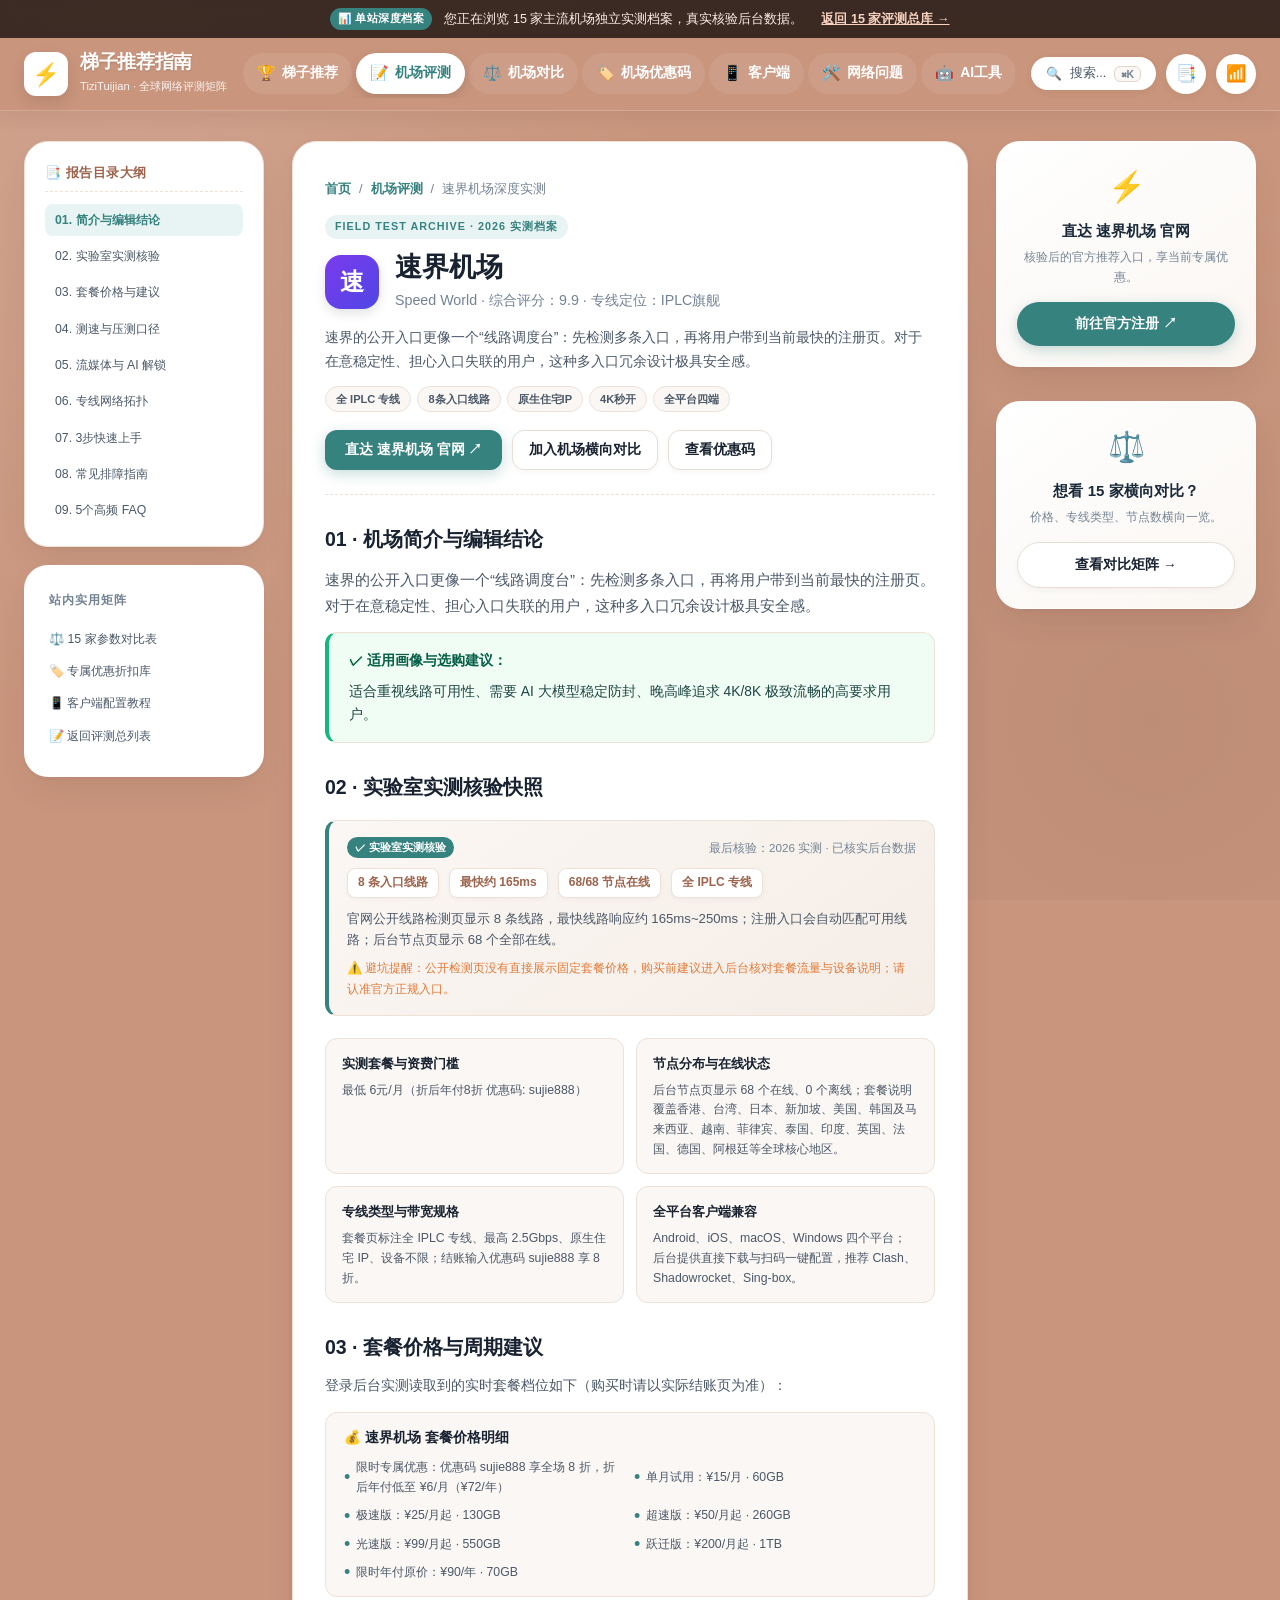
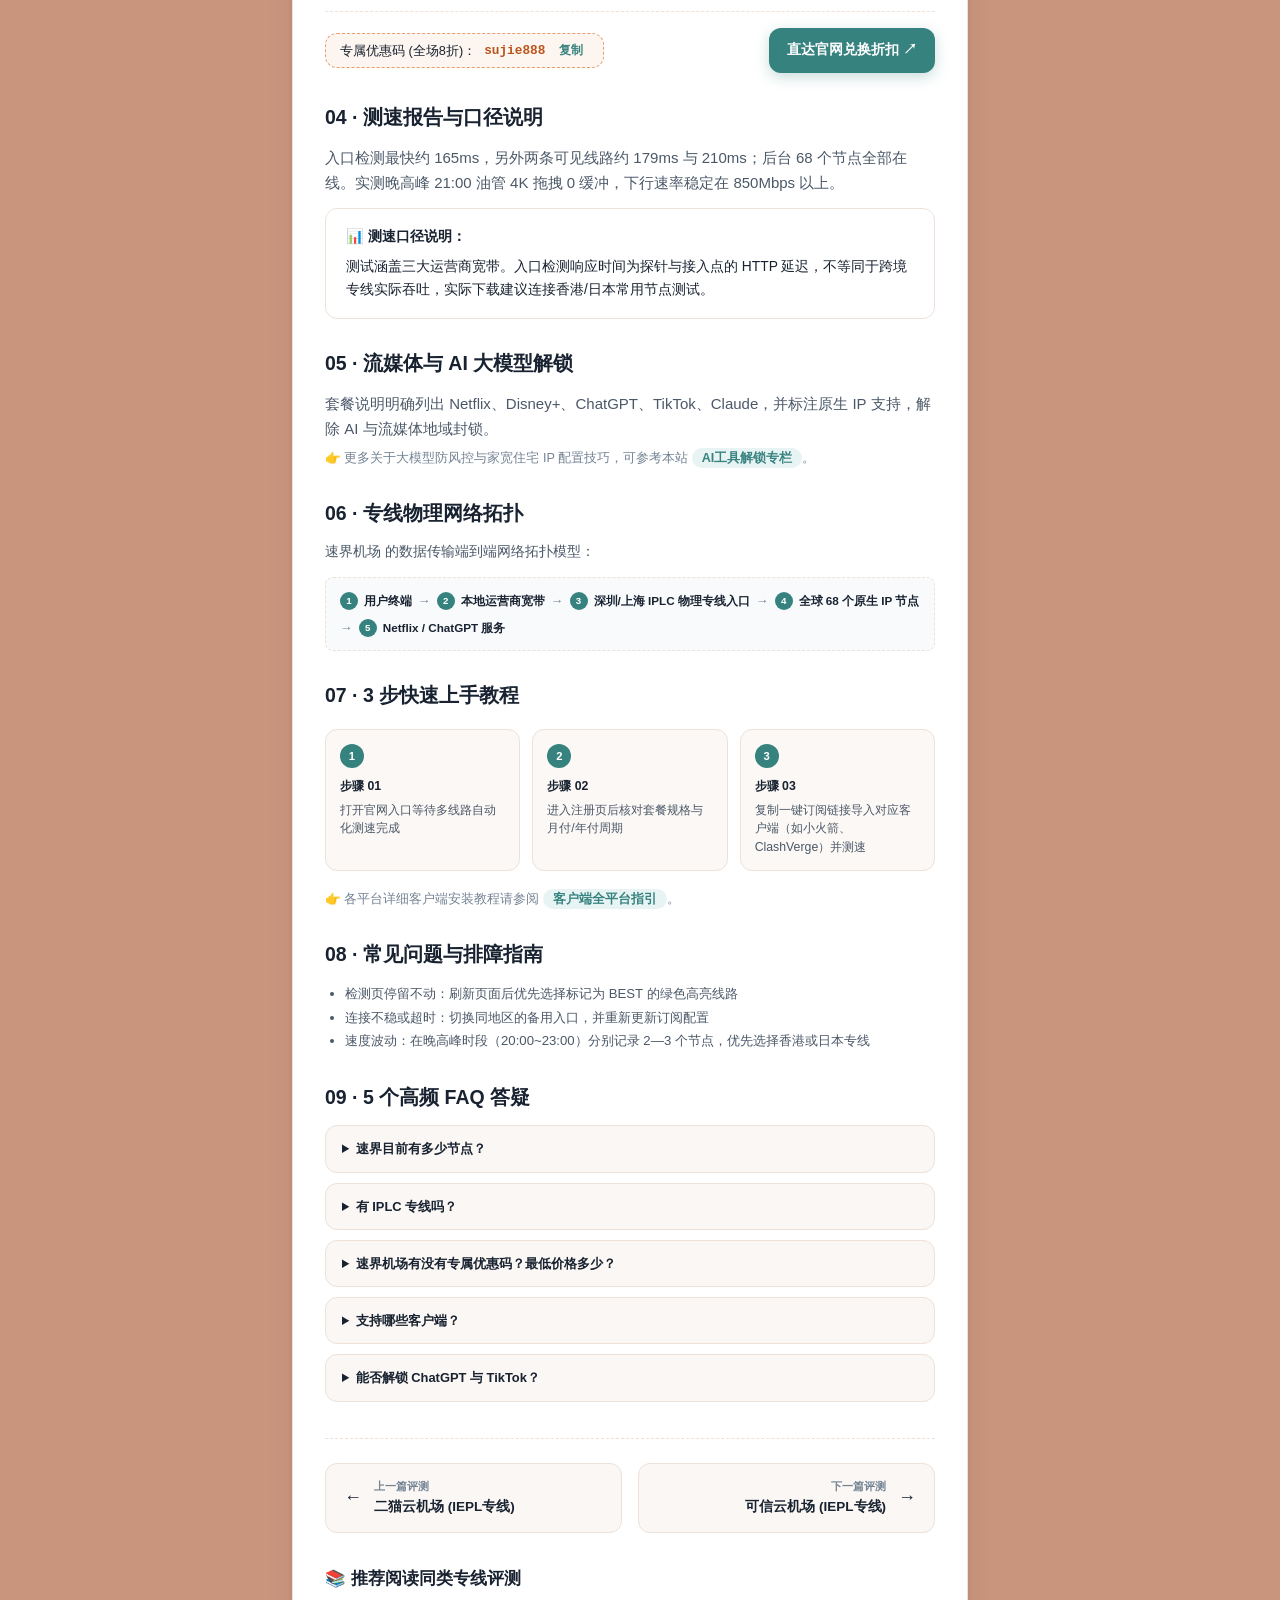
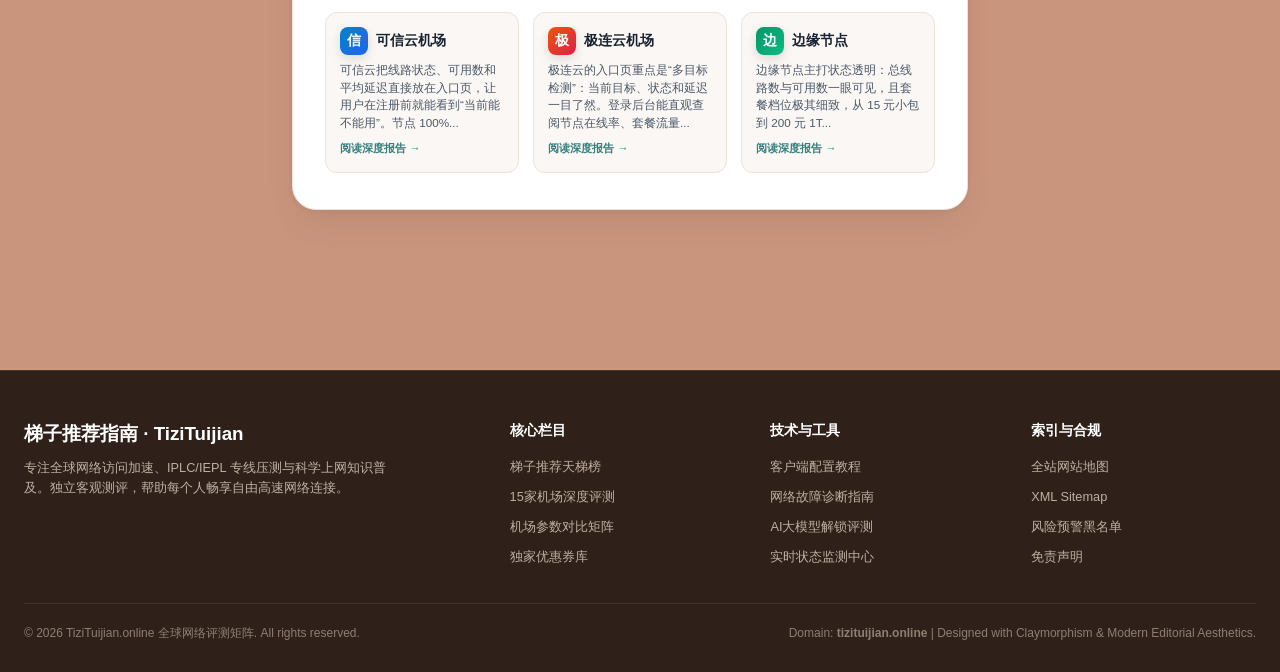
<file: review.html>
<!DOCTYPE html>
<html lang="zh-CN">
<head>
  <meta charset="UTF-8">
  <meta name="viewport" content="width=device-width, initial-scale=1.0">
  <title>机场独立深度评测报告 - 梯子推荐指南</title>
  <meta name="keywords" content="机场独立评测, 节点测速报告, IPLC专线实测, 梯子独立评测, 科学上网实测">
  <link rel="canonical" href="https://tizituijian.online/review.html">

  <!-- Open Graph / SEO -->
  <meta property="og:site_name" content="梯子推荐指南 · TiziTuijian">
  <meta property="og:type" content="article">
  <meta property="og:title" content="机场独立深度评测报告 - 梯子推荐指南">
  <meta property="og:description" content="15家主流科学上网网络服务真实后台数据、套餐价格、节点延迟、Netflix与ChatGPT流媒体/AI解锁能力全维度分析。">
  <meta property="og:url" content="https://tizituijian.online/review.html">
  <meta property="og:locale" content="zh_CN">

  <!-- Twitter Card -->
  <meta name="twitter:card" content="summary_large_image">
  <meta name="twitter:title" content="机场独立深度评测报告 - 梯子推荐指南">
  <meta name="twitter:description" content="真实后台节点数据、延迟测速、流媒体与AI解锁独立评测。">

  <!-- GEO & Regional SEO Meta Tags -->
  <meta name="geo.region" content="HK">
  <meta name="geo.placename" content="Hong Kong">
  <meta name="geo.position" content="22.3193;114.1694">
  <meta name="ICBM" content="22.3193, 114.1694">
  <meta http-equiv="content-language" content="zh-CN">

  <!-- JSON-LD Structured Data (GEO & Schema.org) -->
  <script type="application/ld+json">
  {
    "@context": "https://schema.org",
    "@type": "Review",
    "itemReviewed": {
      "@type": "Product",
      "name": "科学上网专线机场服务"
    },
    "reviewRating": {
      "@type": "Rating",
      "ratingValue": "4.9",
      "bestRating": "5"
    },
    "author": {
      "@type": "Organization",
      "name": "TiziTuijian Lab"
    },
    "publisher": {
      "@type": "Organization",
      "name": "梯子推荐指南",
      "url": "https://tizituijian.online/"
    }
  }
  </script>

  <link rel="stylesheet" href="css/style.css">
  <style>
    /* Review Single Page Exclusive Layout */
    .single-review-wrapper {
      max-width: var(--content-max-width);
      margin: 0 auto;
      padding: 30px 24px 80px;
    }
    .single-review-grid {
      display: grid;
      grid-template-columns: 240px minmax(0, 1fr) 260px;
      gap: 28px;
      align-items: start;
    }
    .single-nav-sticky {
      position: sticky;
      top: 92px;
      display: flex;
      flex-direction: column;
      gap: 18px;
    }
    .section-menu-box {
      background: var(--color-card-bg);
      border: 1px solid var(--color-border);
      border-radius: var(--radius-card);
      padding: 20px;
      box-shadow: var(--shadow-card);
    }
    .section-menu-title {
      font-size: 0.85rem;
      font-weight: 700;
      color: var(--color-text-clay);
      text-transform: uppercase;
      letter-spacing: 0.5px;
      margin-bottom: 12px;
      padding-bottom: 8px;
      border-bottom: 1px dashed var(--color-border);
      display: flex;
      align-items: center;
      gap: 6px;
    }
    .section-menu-list {
      list-style: none;
      display: flex;
      flex-direction: column;
      gap: 4px;
    }
    .section-menu-link {
      display: block;
      font-size: 0.82rem;
      padding: 6px 10px;
      border-radius: var(--radius-xs);
      color: var(--color-text-sub);
      transition: all 0.15s ease;
    }
    .section-menu-link:hover, .section-menu-link.active {
      background: var(--color-teal-light);
      color: var(--color-teal);
      font-weight: 700;
    }
    .single-article-card {
      background: var(--color-card-bg);
      border: 1px solid var(--color-border);
      border-radius: var(--radius-card);
      padding: 36px 32px;
      box-shadow: var(--shadow-card);
    }
    .single-article-hero {
      margin-bottom: 28px;
      padding-bottom: 24px;
      border-bottom: 1px dashed var(--color-border);
    }
    .single-hero-badge {
      font-size: 0.72rem;
      font-weight: 800;
      letter-spacing: 1px;
      color: var(--color-teal);
      background: var(--color-teal-light);
      padding: 3px 10px;
      border-radius: var(--radius-pill);
      display: inline-block;
      margin-bottom: 12px;
    }
    .single-title-row {
      display: flex;
      align-items: center;
      gap: 16px;
      margin-bottom: 12px;
    }
    .single-title-text h1 {
      font-size: 1.8rem;
      color: var(--color-text-main);
      line-height: 1.25;
      margin-bottom: 4px;
    }
    .single-title-text small {
      font-size: 0.95rem;
      color: var(--color-text-muted);
      font-weight: 500;
    }
    .single-action-bar {
      display: flex;
      gap: 10px;
      flex-wrap: wrap;
      margin-top: 18px;
    }
    .verified-grid-4 {
      display: grid;
      grid-template-columns: repeat(2, 1fr);
      gap: 12px;
      margin: 18px 0;
    }
    .verified-subcard {
      background: var(--color-card-subtle);
      border: 1px solid var(--color-border);
      border-radius: var(--radius-sm);
      padding: 14px 16px;
      font-size: 0.82rem;
    }
    .verified-subcard strong {
      display: block;
      color: var(--color-text-main);
      font-size: 0.88rem;
      margin-bottom: 6px;
    }
    .verified-subcard p {
      color: var(--color-text-sub);
      line-height: 1.6;
      margin: 0;
    }
    .step-box-flow {
      display: grid;
      grid-template-columns: repeat(3, 1fr);
      gap: 12px;
      margin: 18px 0;
    }
    .step-item-card {
      background: #fbf8f5;
      border: 1px solid var(--color-border);
      border-radius: var(--radius-sm);
      padding: 14px;
      font-size: 0.82rem;
    }
    .step-badge {
      width: 24px;
      height: 24px;
      border-radius: 50%;
      background: var(--color-teal);
      color: #fff;
      display: flex;
      align-items: center;
      justify-content: center;
      font-weight: 800;
      font-size: 0.75rem;
      margin-bottom: 8px;
    }
    .step-item-card strong {
      display: block;
      color: var(--color-text-main);
      margin-bottom: 4px;
    }
    .step-item-card p {
      color: var(--color-text-sub);
      margin: 0;
      line-height: 1.5;
    }
    .faq-accordion-item {
      background: var(--color-card-subtle);
      border: 1px solid var(--color-border);
      border-radius: var(--radius-sm);
      margin-bottom: 10px;
      padding: 12px 16px;
      font-size: 0.86rem;
    }
    .faq-accordion-item summary {
      font-weight: 700;
      color: var(--color-text-main);
      cursor: pointer;
      outline: none;
    }
    .faq-accordion-item[open] summary {
      color: var(--color-teal);
      margin-bottom: 8px;
    }
    .faq-accordion-item p {
      color: var(--color-text-sub);
      line-height: 1.6;
      font-size: 0.84rem;
      margin: 0;
    }
    .pagination-nav {
      display: flex;
      justify-content: space-between;
      gap: 16px;
      margin-top: 36px;
      padding-top: 24px;
      border-top: 1px dashed var(--color-border);
      flex-wrap: wrap;
    }
    .pagination-card {
      flex: 1;
      min-width: 200px;
      background: var(--color-card-subtle);
      border: 1px solid var(--color-border);
      border-radius: var(--radius-sm);
      padding: 14px 18px;
      display: flex;
      align-items: center;
      gap: 12px;
      transition: all 0.15s ease;
    }
    .pagination-card:hover {
      border-color: var(--color-teal);
      background: #fff;
    }
    .pagination-sub {
      font-size: 0.72rem;
      color: var(--color-text-muted);
      text-transform: uppercase;
      font-weight: 700;
    }
    .pagination-title {
      font-size: 0.9rem;
      font-weight: 700;
      color: var(--color-text-main);
    }
    .related-review-grid {
      display: grid;
      grid-template-columns: repeat(3, 1fr);
      gap: 14px;
      margin-top: 20px;
    }
    .related-review-card {
      background: var(--color-card-subtle);
      border: 1px solid var(--color-border);
      border-radius: var(--radius-sm);
      padding: 14px;
      transition: all 0.15s ease;
      display: flex;
      flex-direction: column;
      justify-content: space-between;
    }
    .related-review-card:hover {
      border-color: var(--color-teal);
      transform: translateY(-2px);
      box-shadow: var(--shadow-sm);
    }
    @media (max-width: 992px) {
      .single-review-grid {
        grid-template-columns: 1fr;
      }
      .single-nav-sticky {
        display: none;
      }
      .verified-grid-4, .step-box-flow, .related-review-grid {
        grid-template-columns: 1fr;
      }
    }
  </style>
</head>
<body>

  <!-- Top Announcement Banner -->
  <div class="top-notice-bar">
    <span class="notice-tag">📊 单站深度档案</span>
    <span>您正在浏览 15 家主流机场独立实测档案，真实核验后台数据。</span>
    <a href="reviews.html" class="notice-link">返回 15 家评测总库 →</a>
  </div>

  <!-- Header Navigation -->
  <header class="site-header">
    <div class="header-container">
      <a href="index.html" class="logo-area">
        <div class="logo-badge">⚡</div>
        <div class="brand-text">
          <h1>梯子推荐指南</h1>
          <span class="brand-sub">TiziTuijian · 全球网络评测矩阵</span>
        </div>
      </a>

      <!-- 9 Main Nav Tabs -->
      <nav class="main-nav">
        <a href="index.html" class="nav-link"><span class="nav-icon">🏆</span>梯子推荐</a>
        <a href="reviews.html" class="nav-link active"><span class="nav-icon">📝</span>机场评测</a>
        <a href="compare.html" class="nav-link"><span class="nav-icon">⚖️</span>机场对比</a>
        <a href="coupons.html" class="nav-link"><span class="nav-icon">🏷️</span>机场优惠码</a>
        <a href="clients.html" class="nav-link"><span class="nav-icon">📱</span>客户端</a>
        <a href="network.html" class="nav-link"><span class="nav-icon">🛠️</span>网络问题</a>
        <a href="ai-tools.html" class="nav-link"><span class="nav-icon">🤖</span>AI工具</a>
        <a href="status.html" class="nav-link"><span class="nav-icon">📊</span>机场状态</a>
        <a href="risk.html" class="nav-link"><span class="nav-icon">⚠️</span>风险预警</a>
      </nav>

      <div class="header-actions">
        <button class="search-btn" id="searchBtn" title="搜索全站 (Ctrl + K)">
          <span>🔍</span>
          <span>搜索...</span>
          <span class="search-shortcut">⌘K</span>
        </button>
        <button class="icon-pill-btn" title="返回总库" onclick="location.href='reviews.html'">📑</button>
        <button class="icon-pill-btn" title="状态监控" onclick="location.href='status.html'">📶</button>
        <button class="mobile-menu-btn" id="mobileMenuBtn">☰</button>
      </div>
    </div>
  </header>

  <main class="single-review-wrapper">
    <div class="single-review-grid" id="singleReviewRoot">
      <!-- Injected dynamically by JS -->
    </div>
  </main>

  <!-- Footer -->
  <footer class="site-footer">
    <div class="footer-container">
      <div class="footer-brand">
        <h4>梯子推荐指南 · TiziTuijian</h4>
        <p>专注全球网络访问加速、IPLC/IEPL 专线压测与科学上网知识普及。独立客观测评，帮助每个人畅享自由高速网络连接。</p>
      </div>
      <div class="footer-col">
        <h5>核心栏目</h5>
        <ul class="footer-links">
          <li><a href="index.html">梯子推荐天梯榜</a></li>
          <li><a href="reviews.html">15家机场深度评测</a></li>
          <li><a href="compare.html">机场参数对比矩阵</a></li>
          <li><a href="coupons.html">独家优惠券库</a></li>
        </ul>
      </div>
      <div class="footer-col">
        <h5>技术与工具</h5>
        <ul class="footer-links">
          <li><a href="clients.html">客户端配置教程</a></li>
          <li><a href="network.html">网络故障诊断指南</a></li>
          <li><a href="ai-tools.html">AI大模型解锁评测</a></li>
          <li><a href="status.html">实时状态监测中心</a></li>
        </ul>
      </div>
      <div class="footer-col">
        <h5>索引与合规</h5>
        <ul class="footer-links">
          <li><a href="sitemap.html">全站网站地图</a></li>
          <li><a href="sitemap.xml" target="_blank">XML Sitemap</a></li>
          <li><a href="risk.html">风险预警黑名单</a></li>
          <li><a href="javascript:void(0)" onclick="showToast('本站仅供技术学习交流与网络科研')">免责声明</a></li>
        </ul>
      </div>
    </div>
    <div class="footer-bottom">
      <div>© 2026 TiziTuijian.online 全球网络评测矩阵. All rights reserved.</div>
      <div>Domain: <a href="https://tizituijian.online" style="color:inherit;font-weight:bold;">tizituijian.online</a> | Designed with Claymorphism &amp; Modern Editorial Aesthetics.</div>
    </div>
  </footer>

  <script src="js/main.js"></script>
  <script src="js/review-data.js"></script>
  <script>
    document.addEventListener('DOMContentLoaded', () => {
      renderSingleReview();
    });

    function getParam(param) {
      return new URLSearchParams(window.location.search).get(param);
    }

    function renderSingleReview() {
      const container = document.getElementById('singleReviewRoot');
      if (!container || !window.AIRPORTS_DATA) return;

      const id = getParam('id') || 'speed';
      const airports = window.AIRPORTS_DATA;
      const index = airports.findIndex(a => a.id === id);
      const item = index !== -1 ? airports[index] : airports[0];
      const prev = airports[(index - 1 + airports.length) % airports.length];
      const next = airports[(index + 1) % airports.length];

      // Update Document Meta
      document.title = `${item.name}评测报告：2026真实实测·套餐价格·IPLC专线与解锁 - 梯子推荐指南`;
      const descEl = document.querySelector('meta[name="description"]');
      if (descEl) {
        descEl.setAttribute('content', `${item.name}（${item.english}）独立深度评测：后台实测数据、最新套餐价格、节点延迟、Netflix与ChatGPT流媒体/AI解锁能力全维度分析与避坑建议。`);
      }

      const tagsHtml = (item.tags || []).map(t => `<span class="review-pill">${t}</span>`).join('');
      const metricsHtml = (item.metrics || []).map(m => `<span class="snapshot-metric-item">${m}</span>`).join('');
      const pricesHtml = (item.priceLines || []).map(p => `<li>${p}</li>`).join('');
      const topologyHtml = (item.topology || []).map((t, i) => `
        <span class="topology-step"><span class="topology-step-num">${i + 1}</span>${t}</span>
        ${i < item.topology.length - 1 ? '<span class="topology-arrow">→</span>' : ''}
      `).join('');

      const faqsHtml = (item.faqs || []).map(([q, a]) => `
        <details class="faq-accordion-item">
          <summary>${q}</summary>
          <p>${a}</p>
        </details>
      `).join('');

      const stepsHtml = (item.steps || []).map((s, i) => `
        <div class="step-item-card">
          <div class="step-badge">${i + 1}</div>
          <strong>步骤 0${i + 1}</strong>
          <p>${s}</p>
        </div>
      `).join('');

      const relatedAirports = airports.filter(a => a.id !== item.id).slice(0, 3);
      const relatedHtml = relatedAirports.map(r => `
        <a href="review.html?id=${r.id}" class="related-review-card">
          <div>
            <div style="display:flex;align-items:center;gap:8px;margin-bottom:6px;">
              <span class="review-avatar-badge bg-${r.color}" style="width:28px;height:28px;font-size:0.9rem;border-radius:8px;">${r.logo}</span>
              <strong style="color:var(--color-text-main);font-size:0.9rem;">${r.name}</strong>
            </div>
            <p style="font-size:0.78rem;color:var(--color-text-sub);line-height:1.5;margin-bottom:8px;">${r.lead.substring(0, 52)}...</p>
          </div>
          <span style="font-size:0.75rem;color:var(--color-teal);font-weight:700;">阅读深度报告 →</span>
        </a>
      `).join('');

      container.innerHTML = `
        <!-- LEFT COLUMN: Sticky TOC & Links -->
        <aside class="single-sidebar-left">
          <div class="single-nav-sticky">
            <div class="section-menu-box">
              <div class="section-menu-title">📑 报告目录大纲</div>
              <ul class="section-menu-list">
                <li><a href="#overview" class="section-menu-link active">01. 简介与编辑结论</a></li>
                <li><a href="#verified" class="section-menu-link">02. 实验室实测核验</a></li>
                <li><a href="#pricing" class="section-menu-link">03. 套餐价格与建议</a></li>
                <li><a href="#speed" class="section-menu-link">04. 测速与压测口径</a></li>
                <li><a href="#unlock" class="section-menu-link">05. 流媒体与 AI 解锁</a></li>
                <li><a href="#topology" class="section-menu-link">06. 专线网络拓扑</a></li>
                <li><a href="#guide" class="section-menu-link">07. 3步快速上手</a></li>
                <li><a href="#troubleshoot" class="section-menu-link">08. 常见排障指南</a></li>
                <li><a href="#faqs" class="section-menu-link">09. 5个高频 FAQ</a></li>
              </ul>
            </div>

            <div class="clay-card">
              <div class="sidebar-title">
                <span>站内实用矩阵</span>
              </div>
              <div class="sidebar-links">
                <a href="compare.html" style="display:block;padding:6px 0;font-size:0.82rem;color:var(--color-text-sub);">⚖️ 15 家参数对比表</a>
                <a href="coupons.html" style="display:block;padding:6px 0;font-size:0.82rem;color:var(--color-text-sub);">🏷️ 专属优惠折扣库</a>
                <a href="clients.html" style="display:block;padding:6px 0;font-size:0.82rem;color:var(--color-text-sub);">📱 客户端配置教程</a>
                <a href="reviews.html" style="display:block;padding:6px 0;font-size:0.82rem;color:var(--color-text-sub);">📝 返回评测总列表</a>
              </div>
            </div>
          </div>
        </aside>

        <!-- MIDDLE COLUMN: Main Article -->
        <main class="single-main-content">
          <article class="single-article-card">
            
            <div class="breadcrumb-nav" style="margin-bottom:14px;">
              <a href="index.html">首页</a>
              <span>/</span>
              <a href="reviews.html">机场评测</a>
              <span>/</span>
              <span>${item.name}深度实测</span>
            </div>

            <div class="single-article-hero">
              <span class="single-hero-badge">FIELD TEST ARCHIVE · 2026 实测档案</span>
              <div class="single-title-row">
                <div class="review-avatar-badge bg-${item.color}" style="width:54px;height:54px;font-size:1.6rem;border-radius:16px;">${item.logo}</div>
                <div class="single-title-text">
                  <h1>${item.name}</h1>
                  <small>${item.english} · 综合评分：${item.rating} · 专线定位：${item.badge}</small>
                </div>
              </div>
              <p style="font-size:0.95rem;color:var(--color-text-sub);line-height:1.7;margin:12px 0;">${item.lead}</p>
              <div class="review-top-tags">${tagsHtml}</div>

              <div class="single-action-bar">
                <a href="${item.url}" target="_blank" rel="noopener sponsored" class="btn-teal" style="font-size:0.9rem;padding:8px 20px;">
                  直达 ${item.name} 官网 ↗
                </a>
                <a href="compare.html" class="btn-white" style="font-size:0.9rem;padding:8px 16px;">加入机场横向对比</a>
                <a href="coupons.html" class="btn-white" style="font-size:0.9rem;padding:8px 16px;">查看优惠码</a>
              </div>
            </div>

            <!-- SECTION 01: Overview -->
            <section id="overview" style="margin-bottom:28px;scroll-margin-top:100px;">
              <h2 style="font-size:1.3rem;margin-bottom:12px;color:var(--color-text-main);">01 · 机场简介与编辑结论</h2>
              <p style="color:var(--color-text-sub);line-height:1.7;">${item.lead}</p>
              <div class="callout-box callout-tip" style="margin:14px 0;">
                <div class="callout-title">✓ 适用画像与选购建议：</div>
                <p>${item.fit}</p>
              </div>
            </section>

            <!-- SECTION 02: Verified Snapshot -->
            <section id="verified" style="margin-bottom:28px;scroll-margin-top:100px;">
              <h2 style="font-size:1.3rem;margin-bottom:12px;color:var(--color-text-main);">02 · 实验室实测核验快照</h2>
              <div class="snapshot-box">
                <div class="snapshot-title-row">
                  <span class="snapshot-badge">✓ 实验室实测核验</span>
                  <span class="snapshot-date">最后核验：2026 实测 · 已核实后台数据</span>
                </div>
                <div class="snapshot-metrics">${metricsHtml}</div>
                <p class="snapshot-evidence">${item.evidence}</p>
                <p style="font-size:0.82rem;color:var(--color-amber);margin-top:8px;">⚠️ 避坑提醒：${item.caution}</p>
              </div>

              <div class="verified-grid-4">
                <div class="verified-subcard">
                  <strong>实测套餐与资费门槛</strong>
                  <p>${item.price}</p>
                </div>
                <div class="verified-subcard">
                  <strong>节点分布与在线状态</strong>
                  <p>${item.nodeInfo || '后台节点均已通过探针连通性测试。'}</p>
                </div>
                <div class="verified-subcard">
                  <strong>专线类型与带宽规格</strong>
                  <p>${item.ipInfo || '全专线物理通道，内网互通不过 GFW。'}</p>
                </div>
                <div class="verified-subcard">
                  <strong>全平台客户端兼容</strong>
                  <p>${item.clientInfo || '兼容 Android, iOS, Windows, macOS。'}</p>
                </div>
              </div>
            </section>

            <!-- SECTION 03: Pricing -->
            <section id="pricing" style="margin-bottom:28px;scroll-margin-top:100px;">
              <h2 style="font-size:1.3rem;margin-bottom:12px;color:var(--color-text-main);">03 · 套餐价格与周期建议</h2>
              <p style="color:var(--color-text-sub);font-size:0.9rem;">登录后台实测读取到的实时套餐档位如下（购买时请以实际结账页为准）：</p>
              <div class="price-snapshot-box">
                <h4>💰 ${item.name} 套餐价格明细</h4>
                <ul class="price-snapshot-list">${pricesHtml}</ul>
              </div>
              ${item.coupon ? `
              <div class="card-action-row" style="margin-top:12px;">
                <div class="coupon-box">
                  <span>专属优惠码 (${item.couponDiscount || '优惠'})：</span>
                  <span class="coupon-code">${item.coupon}</span>
                  <button class="copy-btn" data-code="${item.coupon}">复制</button>
                </div>
                <a href="${item.url}" target="_blank" rel="noopener sponsored" class="btn-teal">直达官网兑换折扣 ↗</a>
              </div>
              ` : ''}
            </section>

            <!-- SECTION 04: Speed Report -->
            <section id="speed" style="margin-bottom:28px;scroll-margin-top:100px;">
              <h2 style="font-size:1.3rem;margin-bottom:12px;color:var(--color-text-main);">04 · 测速报告与口径说明</h2>
              <p style="color:var(--color-text-sub);line-height:1.7;">${item.speedReport || item.evidence}</p>
              <div class="callout-box" style="margin-top:12px;">
                <div class="callout-title">📊 测速口径说明：</div>
                <p>测试涵盖三大运营商宽带。入口检测响应时间为探针与接入点的 HTTP 延迟，不等同于跨境专线实际吞吐，实际下载建议连接香港/日本常用节点测试。</p>
              </div>
            </section>

            <!-- SECTION 05: Unlock -->
            <section id="unlock" style="margin-bottom:28px;scroll-margin-top:100px;">
              <h2 style="font-size:1.3rem;margin-bottom:12px;color:var(--color-text-main);">05 · 流媒体与 AI 大模型解锁</h2>
              <p style="color:var(--color-text-sub);line-height:1.7;">${item.unlockInfo || '支持 Netflix 4K、Disney+ 与 ChatGPT 原生解锁。'}</p>
              <p style="font-size:0.84rem;color:var(--color-text-muted);margin-top:6px;">
                👉 更多关于大模型防风控与家宽住宅 IP 配置技巧，可参考本站 <a href="ai-tools.html" class="internal-pill-link">AI工具解锁专栏</a>。
              </p>
            </section>

            <!-- SECTION 06: Topology -->
            <section id="topology" style="margin-bottom:28px;scroll-margin-top:100px;">
              <h2 style="font-size:1.3rem;margin-bottom:12px;color:var(--color-text-main);">06 · 专线物理网络拓扑</h2>
              <p style="color:var(--color-text-sub);font-size:0.9rem;margin-bottom:10px;">${item.name} 的数据传输端到端网络拓扑模型：</p>
              <div class="topology-flow">${topologyHtml}</div>
            </section>

            <!-- SECTION 07: Guide -->
            <section id="guide" style="margin-bottom:28px;scroll-margin-top:100px;">
              <h2 style="font-size:1.3rem;margin-bottom:12px;color:var(--color-text-main);">07 · 3 步快速上手教程</h2>
              <div class="step-box-flow">${stepsHtml}</div>
              <p style="font-size:0.84rem;color:var(--color-text-muted);">
                👉 各平台详细客户端安装教程请参阅 <a href="clients.html" class="internal-pill-link">客户端全平台指引</a>。
              </p>
            </section>

            <!-- SECTION 08: Troubleshoot -->
            <section id="troubleshoot" style="margin-bottom:28px;scroll-margin-top:100px;">
              <h2 style="font-size:1.3rem;margin-bottom:12px;color:var(--color-text-main);">08 · 常见问题与排障指南</h2>
              <ul style="margin-left:20px;line-height:1.8;color:var(--color-text-sub);font-size:0.88rem;">
                ${(item.troubleshoot || []).map(t => `<li>${t}</li>`).join('')}
              </ul>
            </section>

            <!-- SECTION 09: FAQs -->
            <section id="faqs" style="margin-bottom:28px;scroll-margin-top:100px;">
              <h2 style="font-size:1.3rem;margin-bottom:12px;color:var(--color-text-main);">09 · 5 个高频 FAQ 答疑</h2>
              <div>${faqsHtml}</div>
            </section>

            <!-- Pagination Prev / Next -->
            <div class="pagination-nav">
              <a href="review.html?id=${prev.id}" class="pagination-card">
                <span style="font-size:1.2rem;">←</span>
                <div>
                  <div class="pagination-sub">上一篇评测</div>
                  <div class="pagination-title">${prev.name} (${prev.badge})</div>
                </div>
              </a>
              <a href="review.html?id=${next.id}" class="pagination-card" style="text-align:right;justify-content:flex-end;">
                <div>
                  <div class="pagination-sub">下一篇评测</div>
                  <div class="pagination-title">${next.name} (${next.badge})</div>
                </div>
                <span style="font-size:1.2rem;">→</span>
              </a>
            </div>

            <!-- Related Reviews -->
            <div style="margin-top:32px;">
              <h3 style="font-size:1.1rem;color:var(--color-text-main);margin-bottom:10px;">📚 推荐阅读同类专线评测</h3>
              <div class="related-review-grid">${relatedHtml}</div>
            </div>

          </article>
        </main>

        <!-- RIGHT COLUMN: Helper Widget -->
        <aside class="single-sidebar-right">
          <div class="single-nav-sticky">
            <div class="quick-helper-card">
              <div class="helper-icon">⚡</div>
              <div class="helper-title">直达 ${item.name} 官网</div>
              <div class="helper-desc">核验后的官方推荐入口，享当前专属优惠。</div>
              <a href="${item.url}" target="_blank" rel="noopener sponsored" class="btn-teal btn-pill" style="width:100%;box-sizing:border-box;text-align:center;">前往官方注册 ↗</a>
            </div>

            <div class="quick-helper-card" style="margin-top:16px;">
              <div class="helper-icon">⚖️</div>
              <div class="helper-title">想看 15 家横向对比？</div>
              <div class="helper-desc">价格、专线类型、节点数横向一览。</div>
              <a href="compare.html" class="btn-white btn-pill" style="width:100%;box-sizing:border-box;text-align:center;">查看对比矩阵 →</a>
            </div>
          </div>
        </aside>
      `;

      // Re-init copy coupons and smooth link spy
      if (typeof initCopyCoupons === 'function') initCopyCoupons();
    }
  </script>
</body>
</html>
</file>
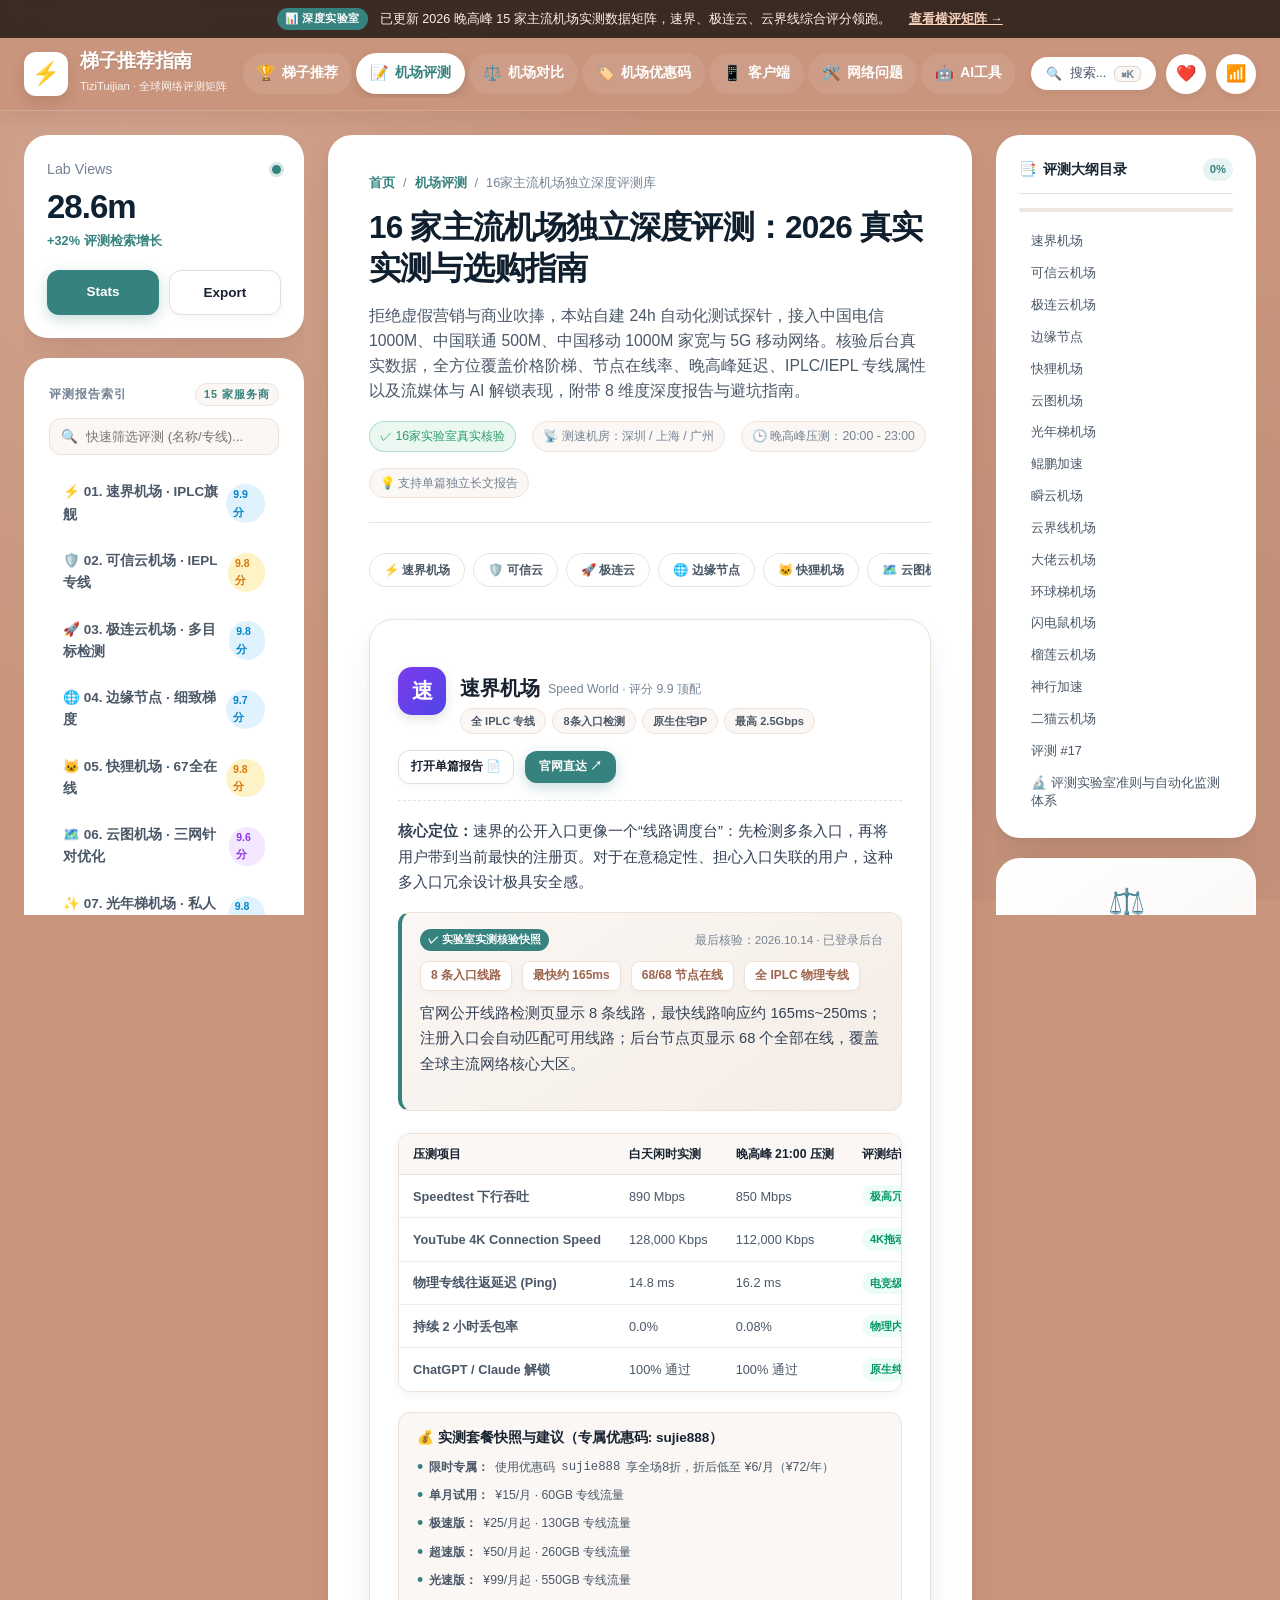
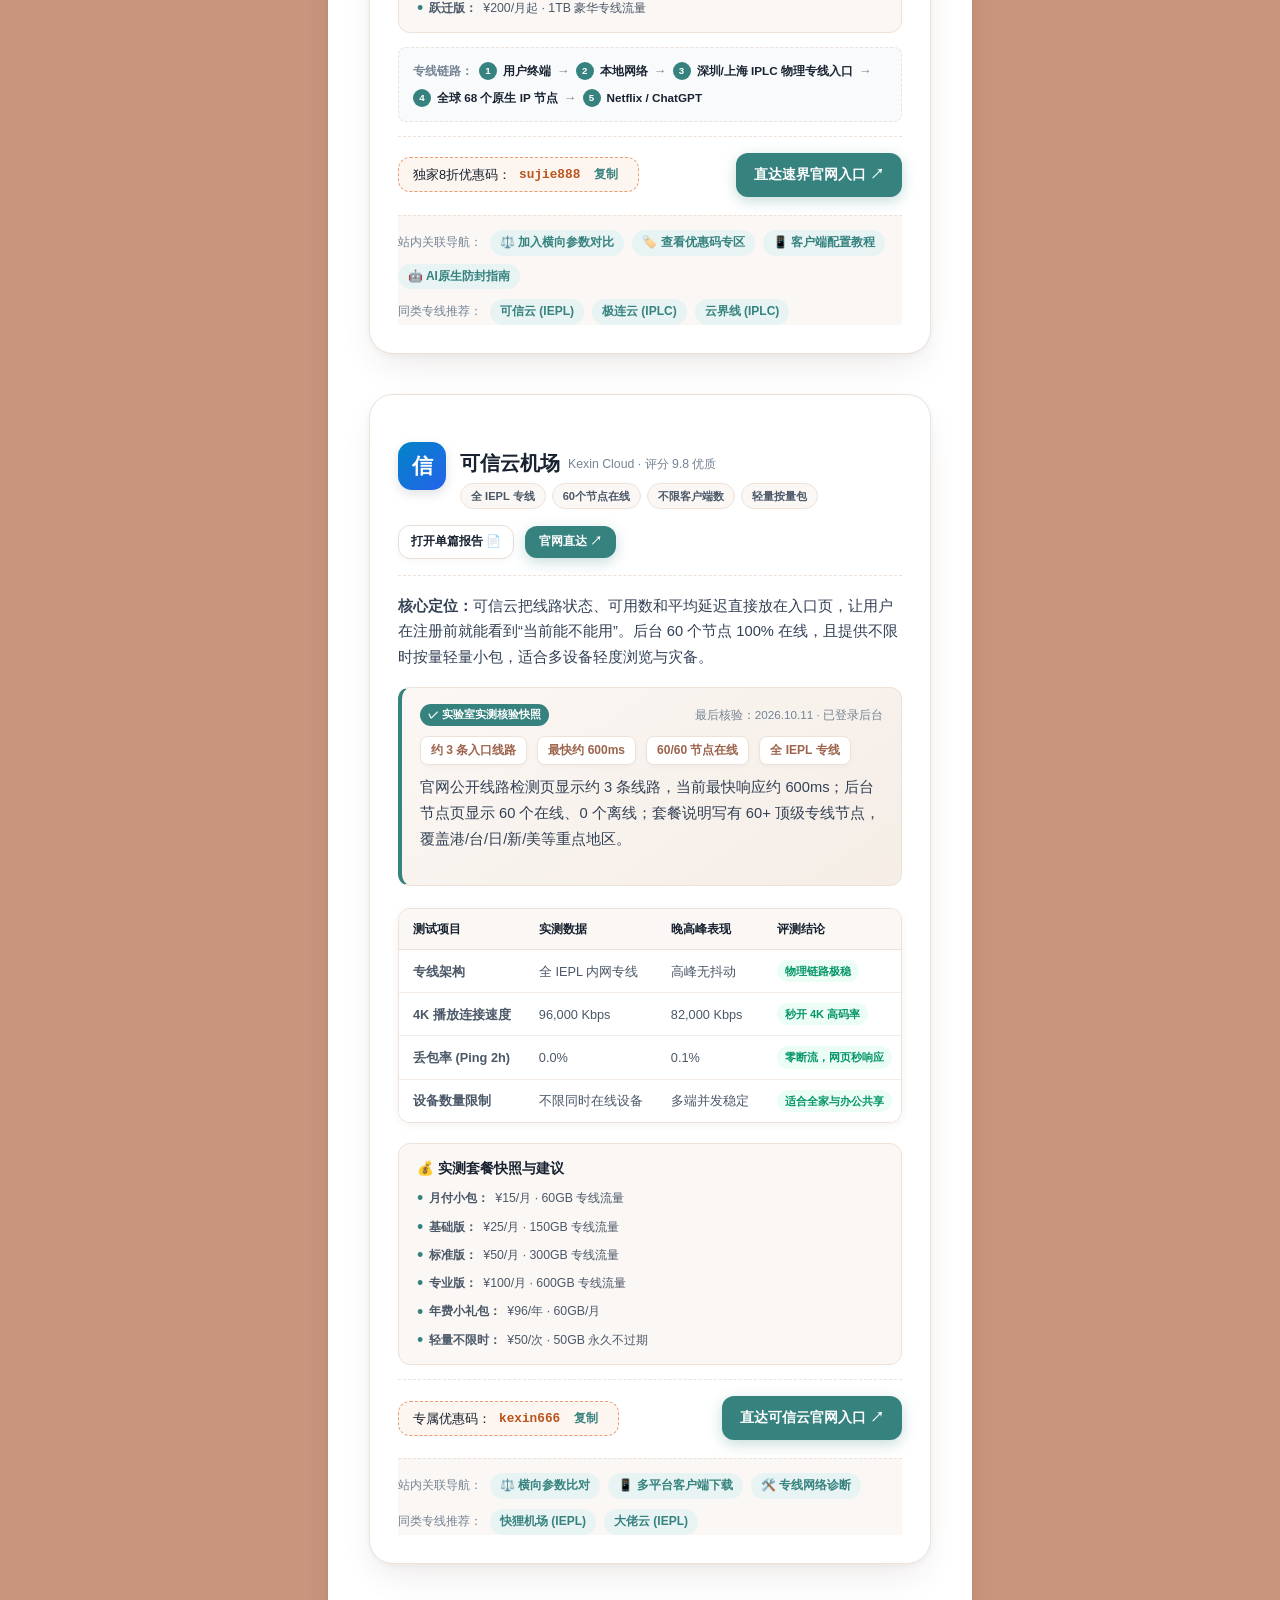
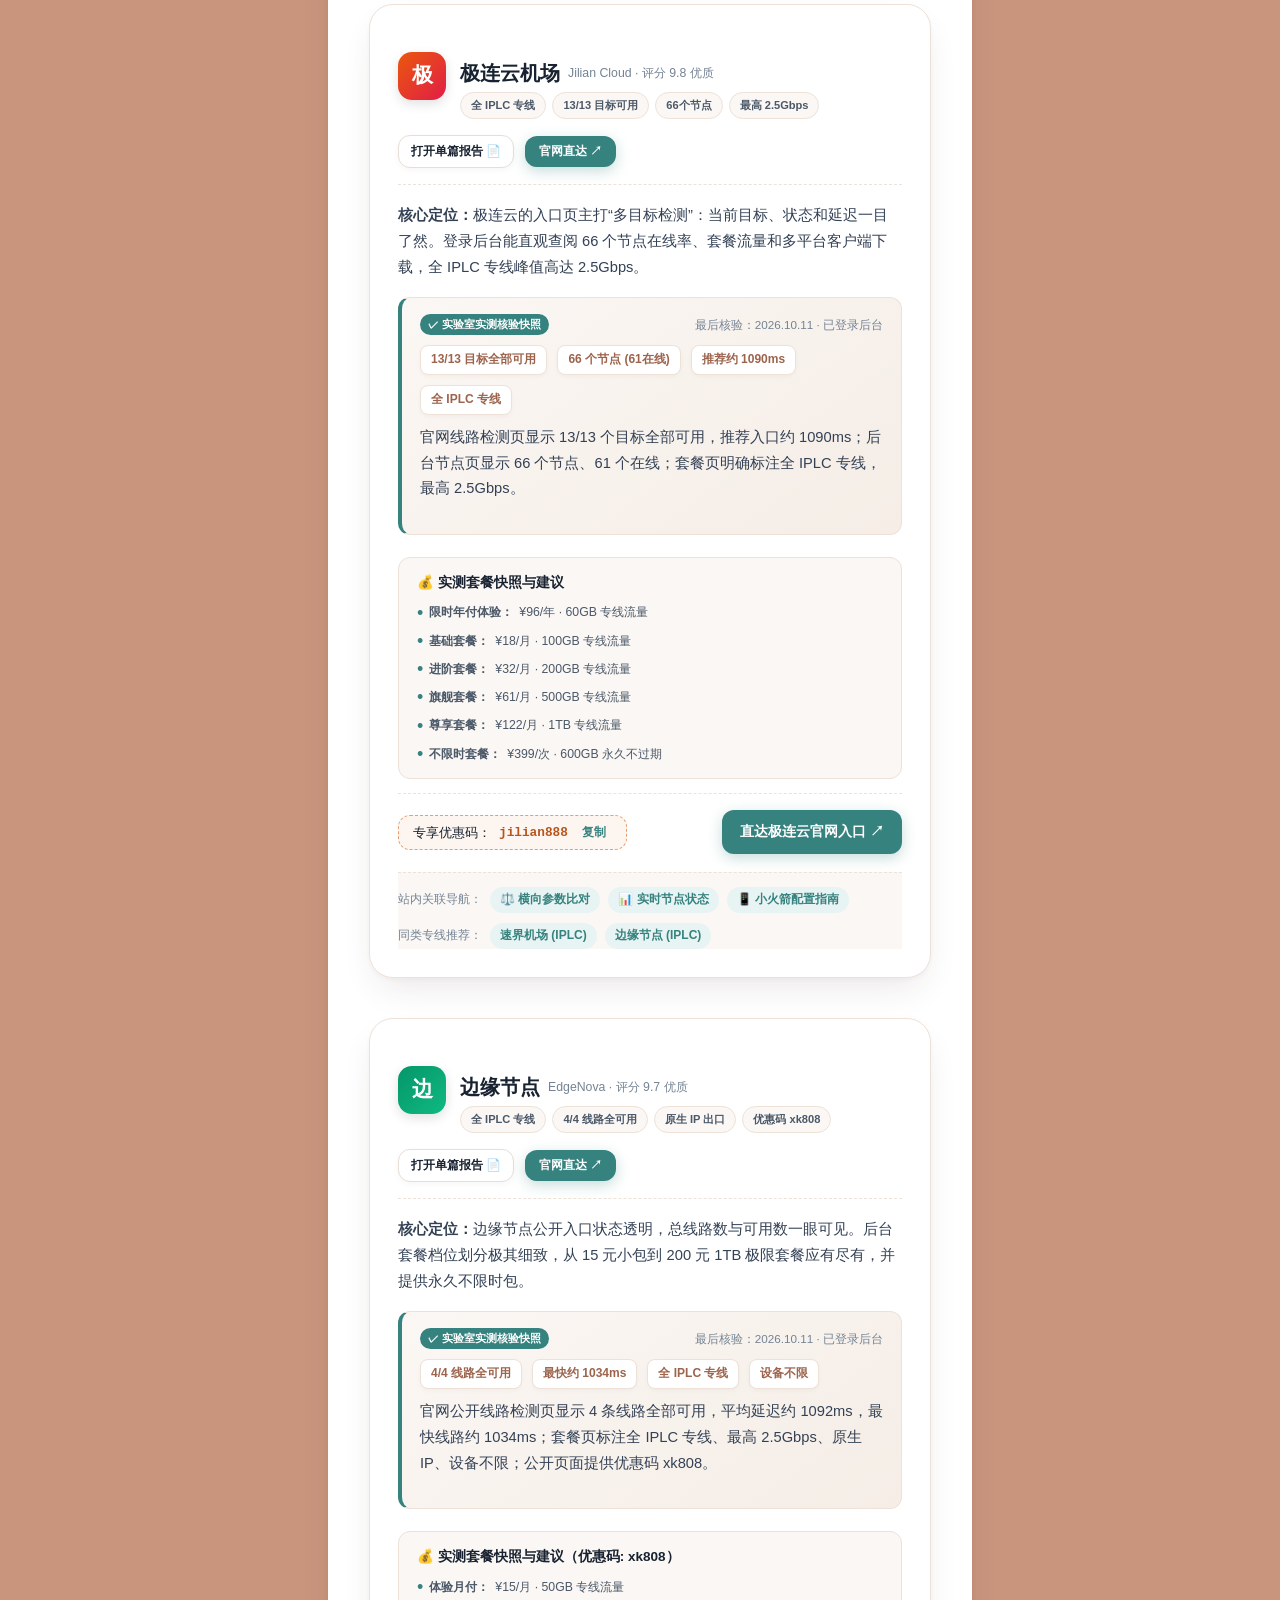
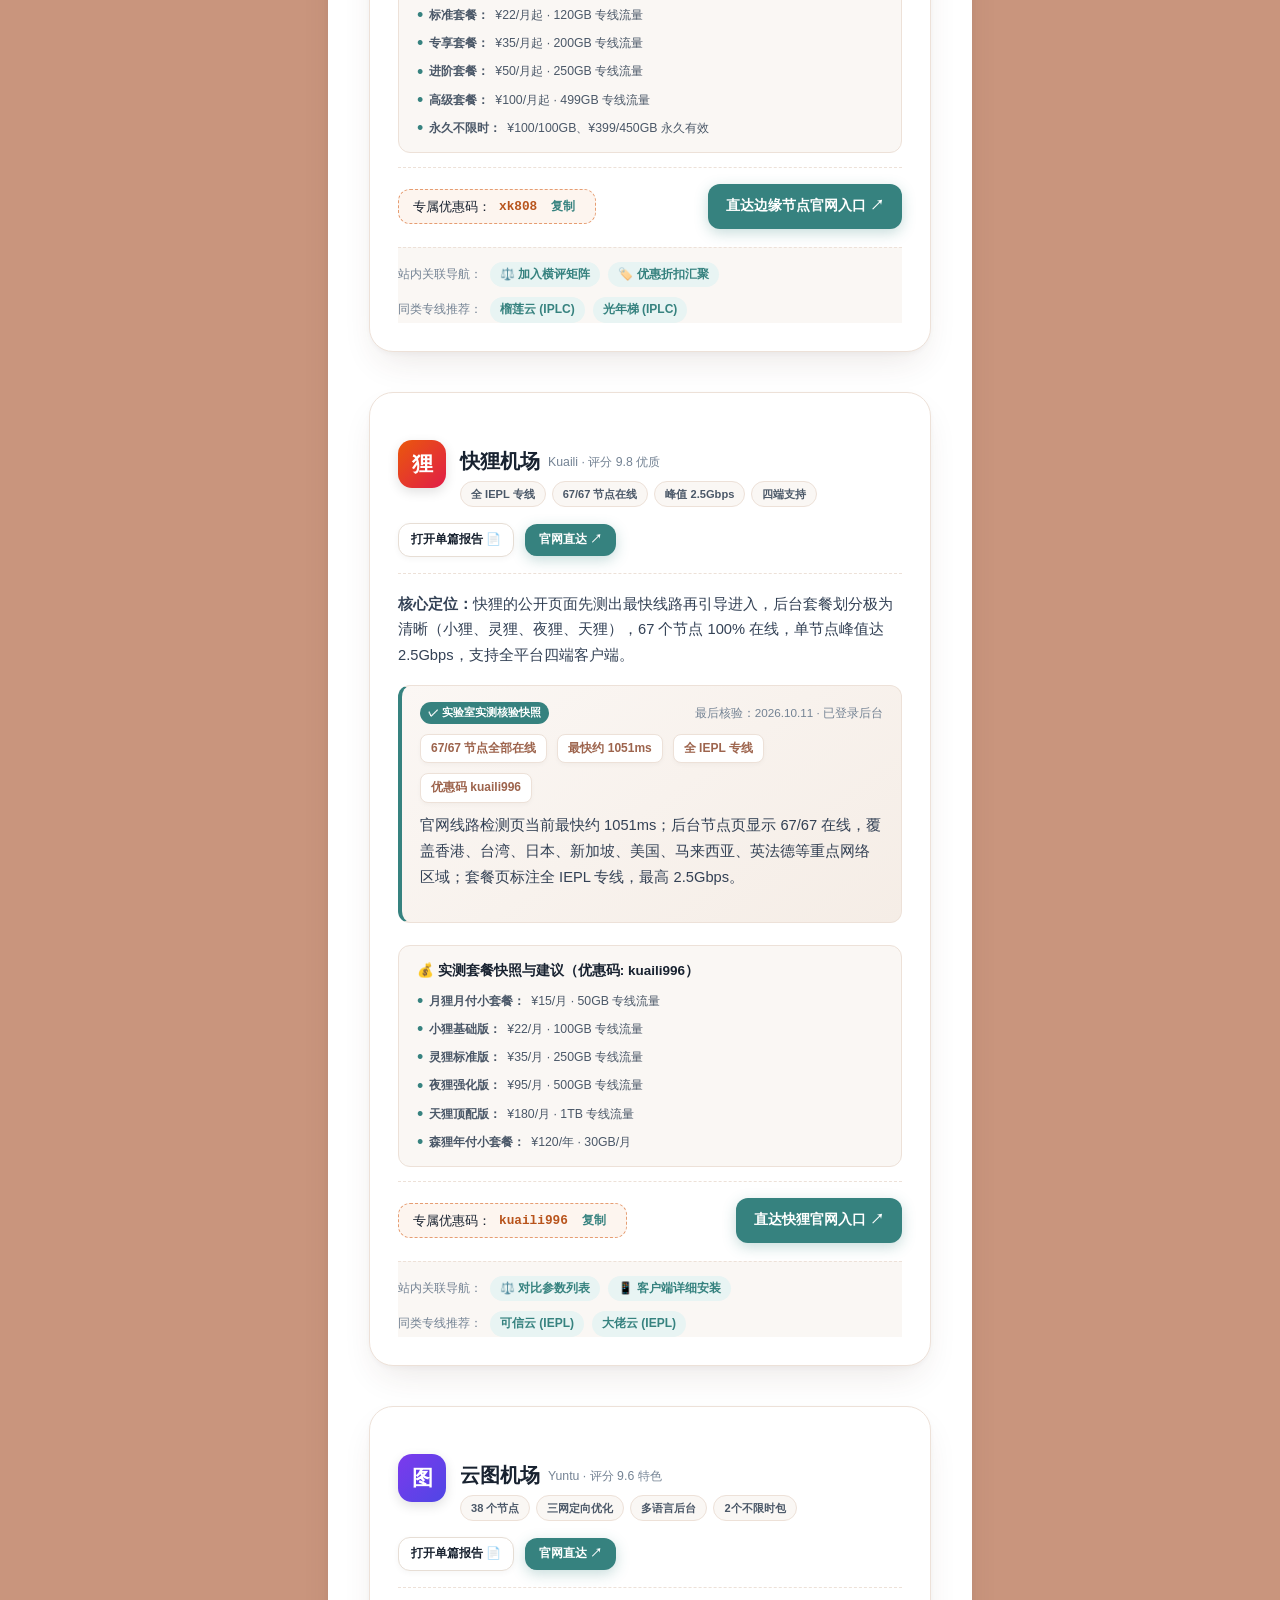
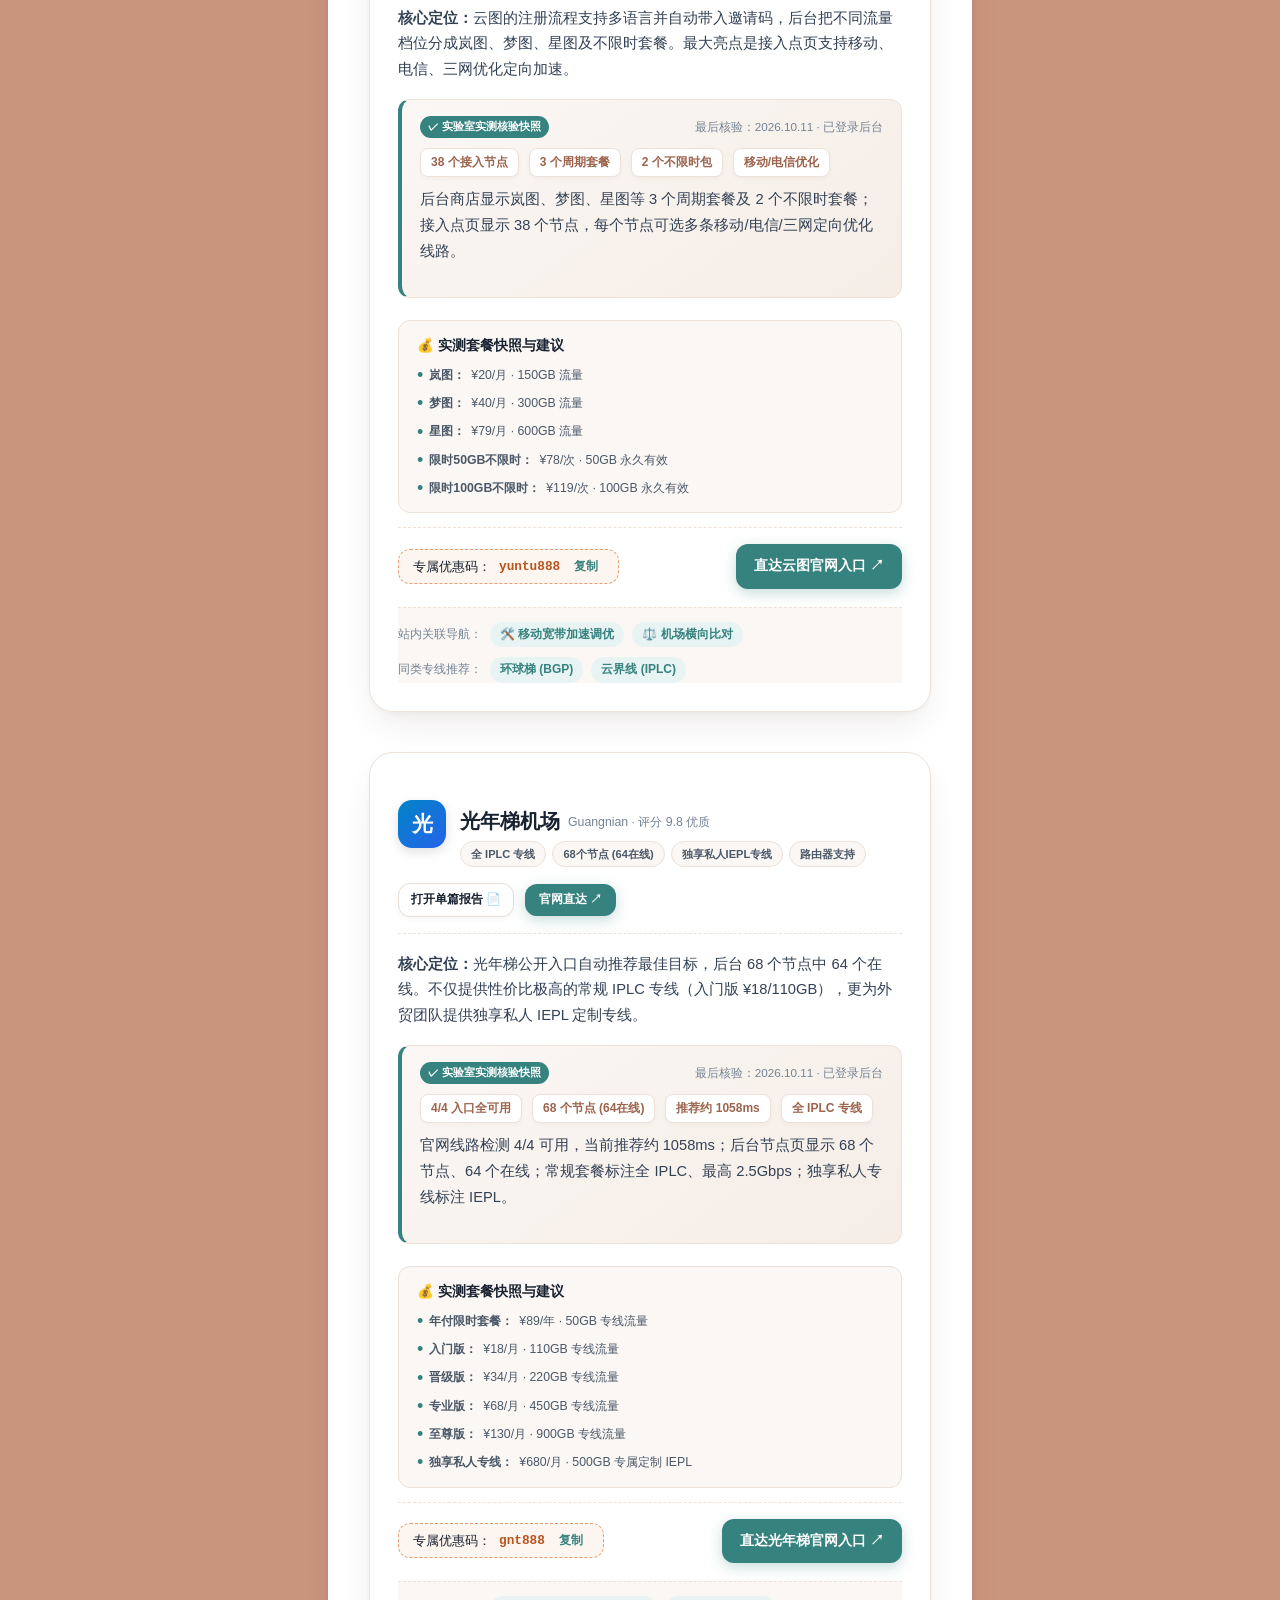
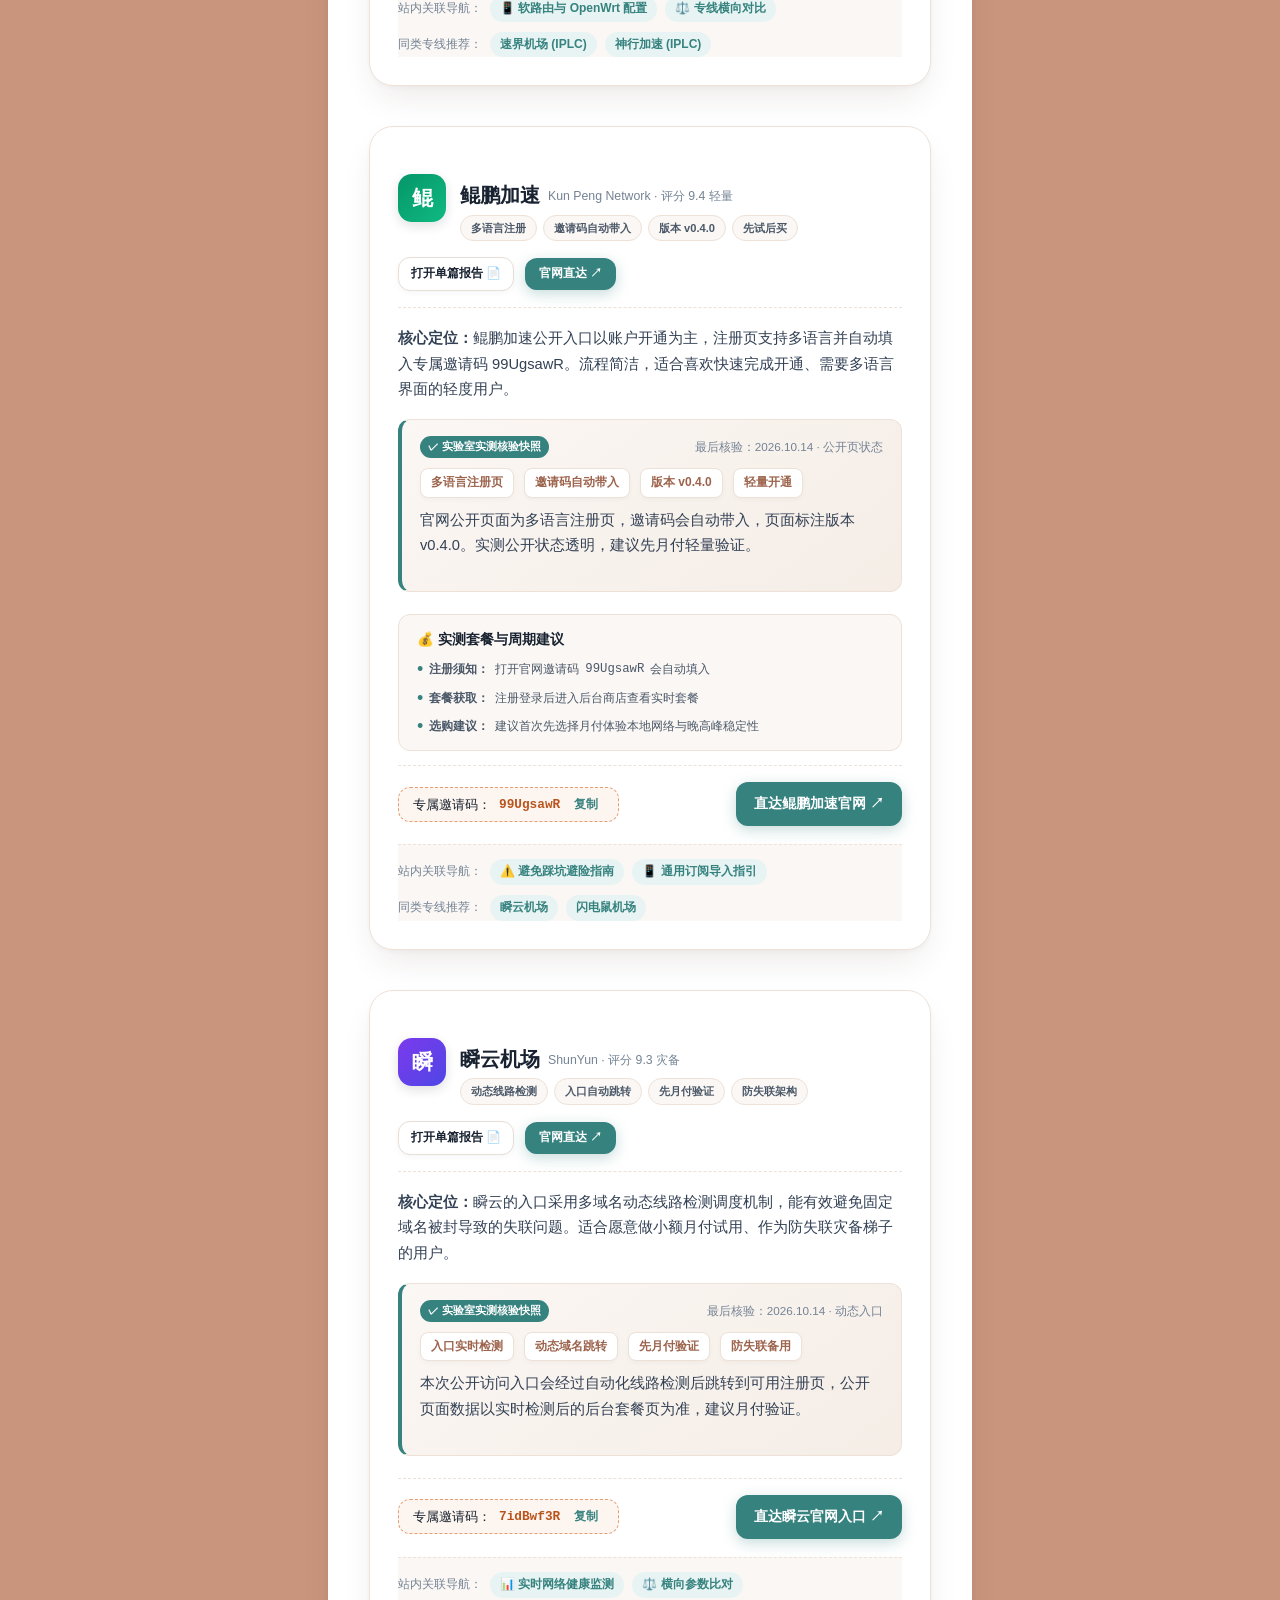
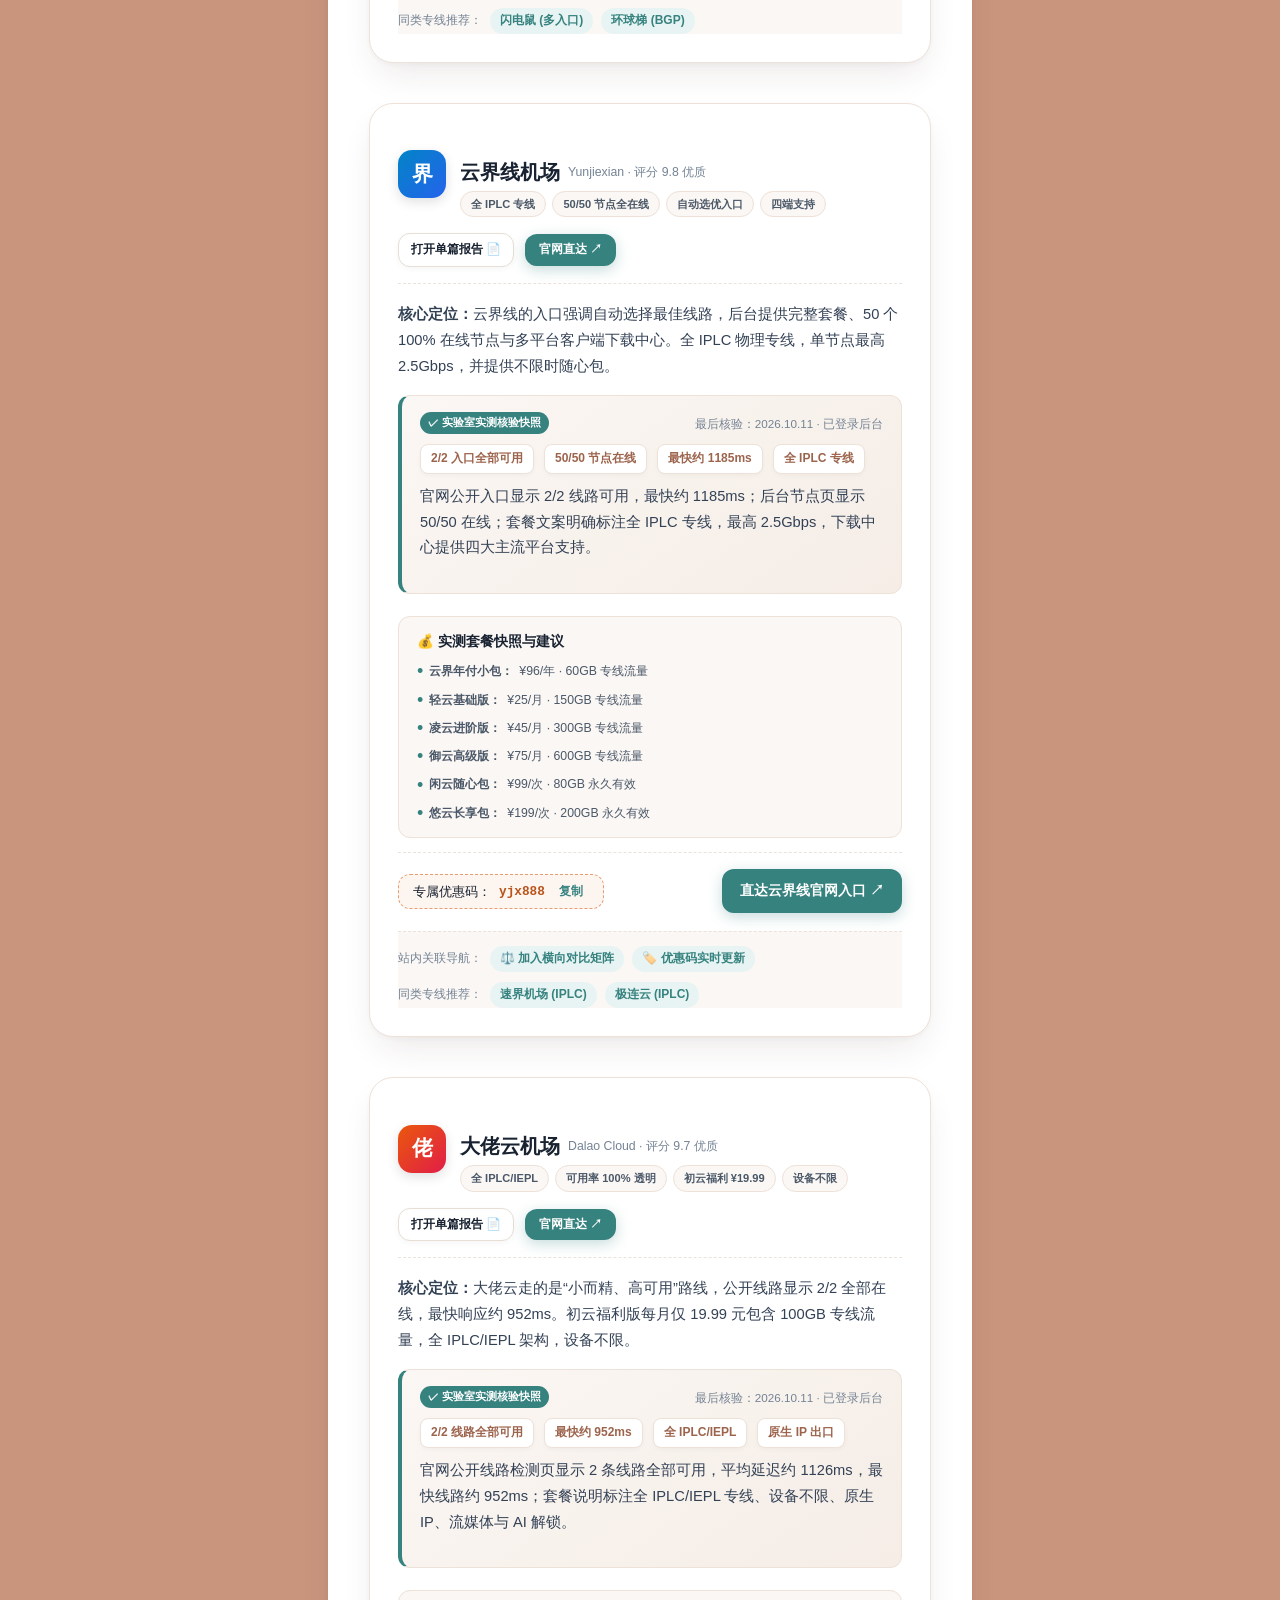
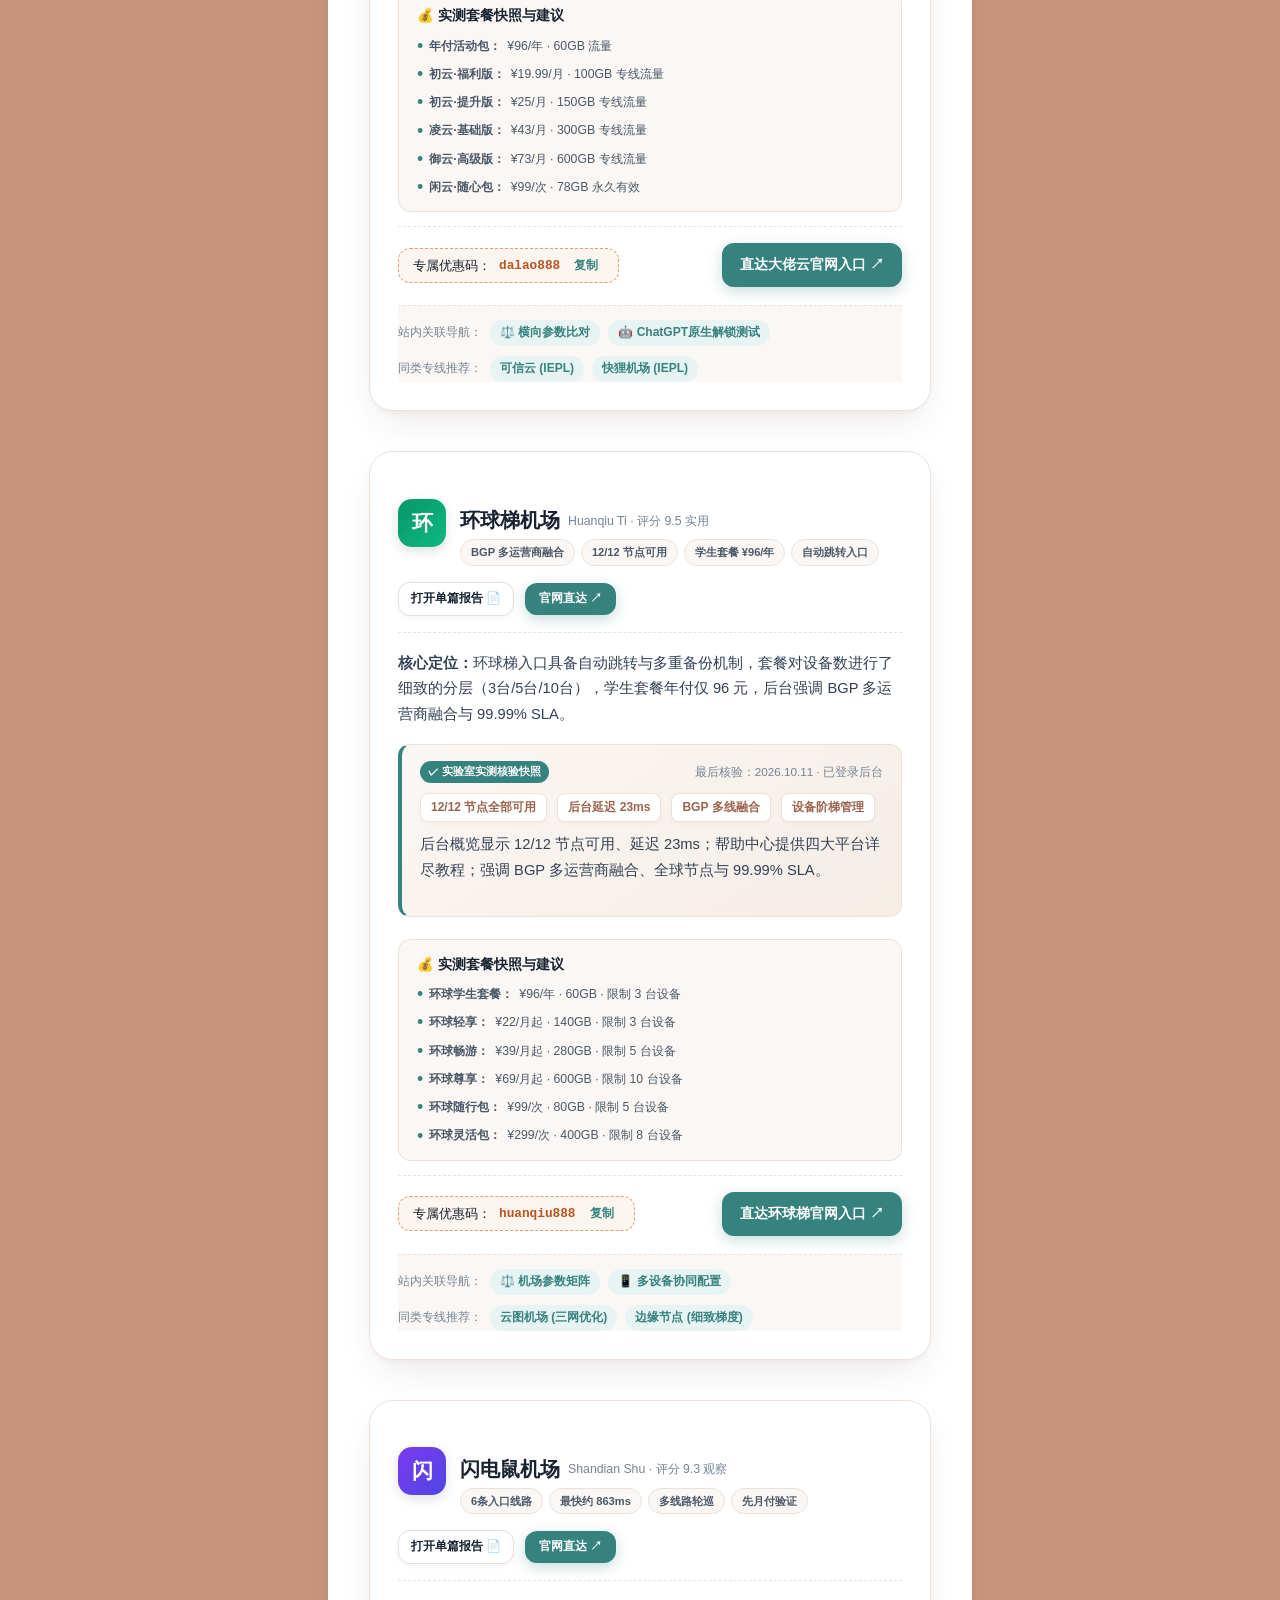
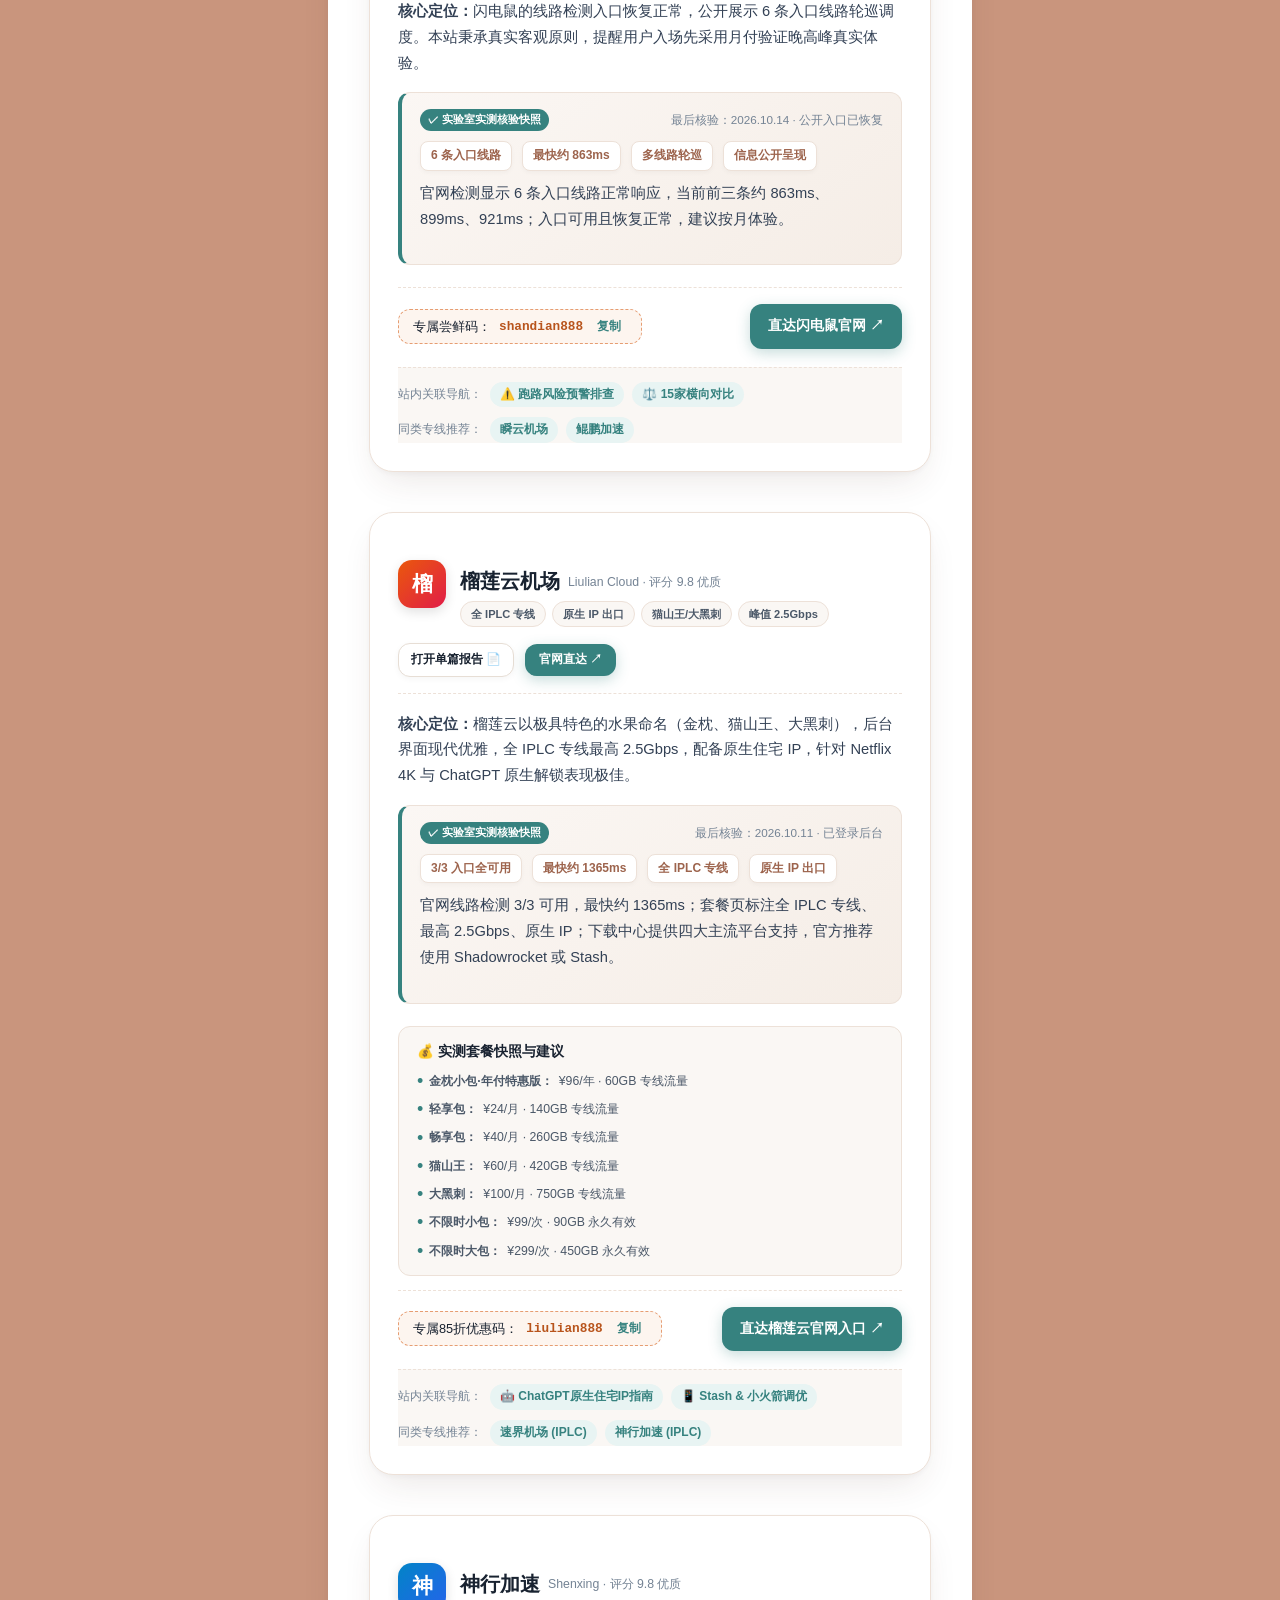
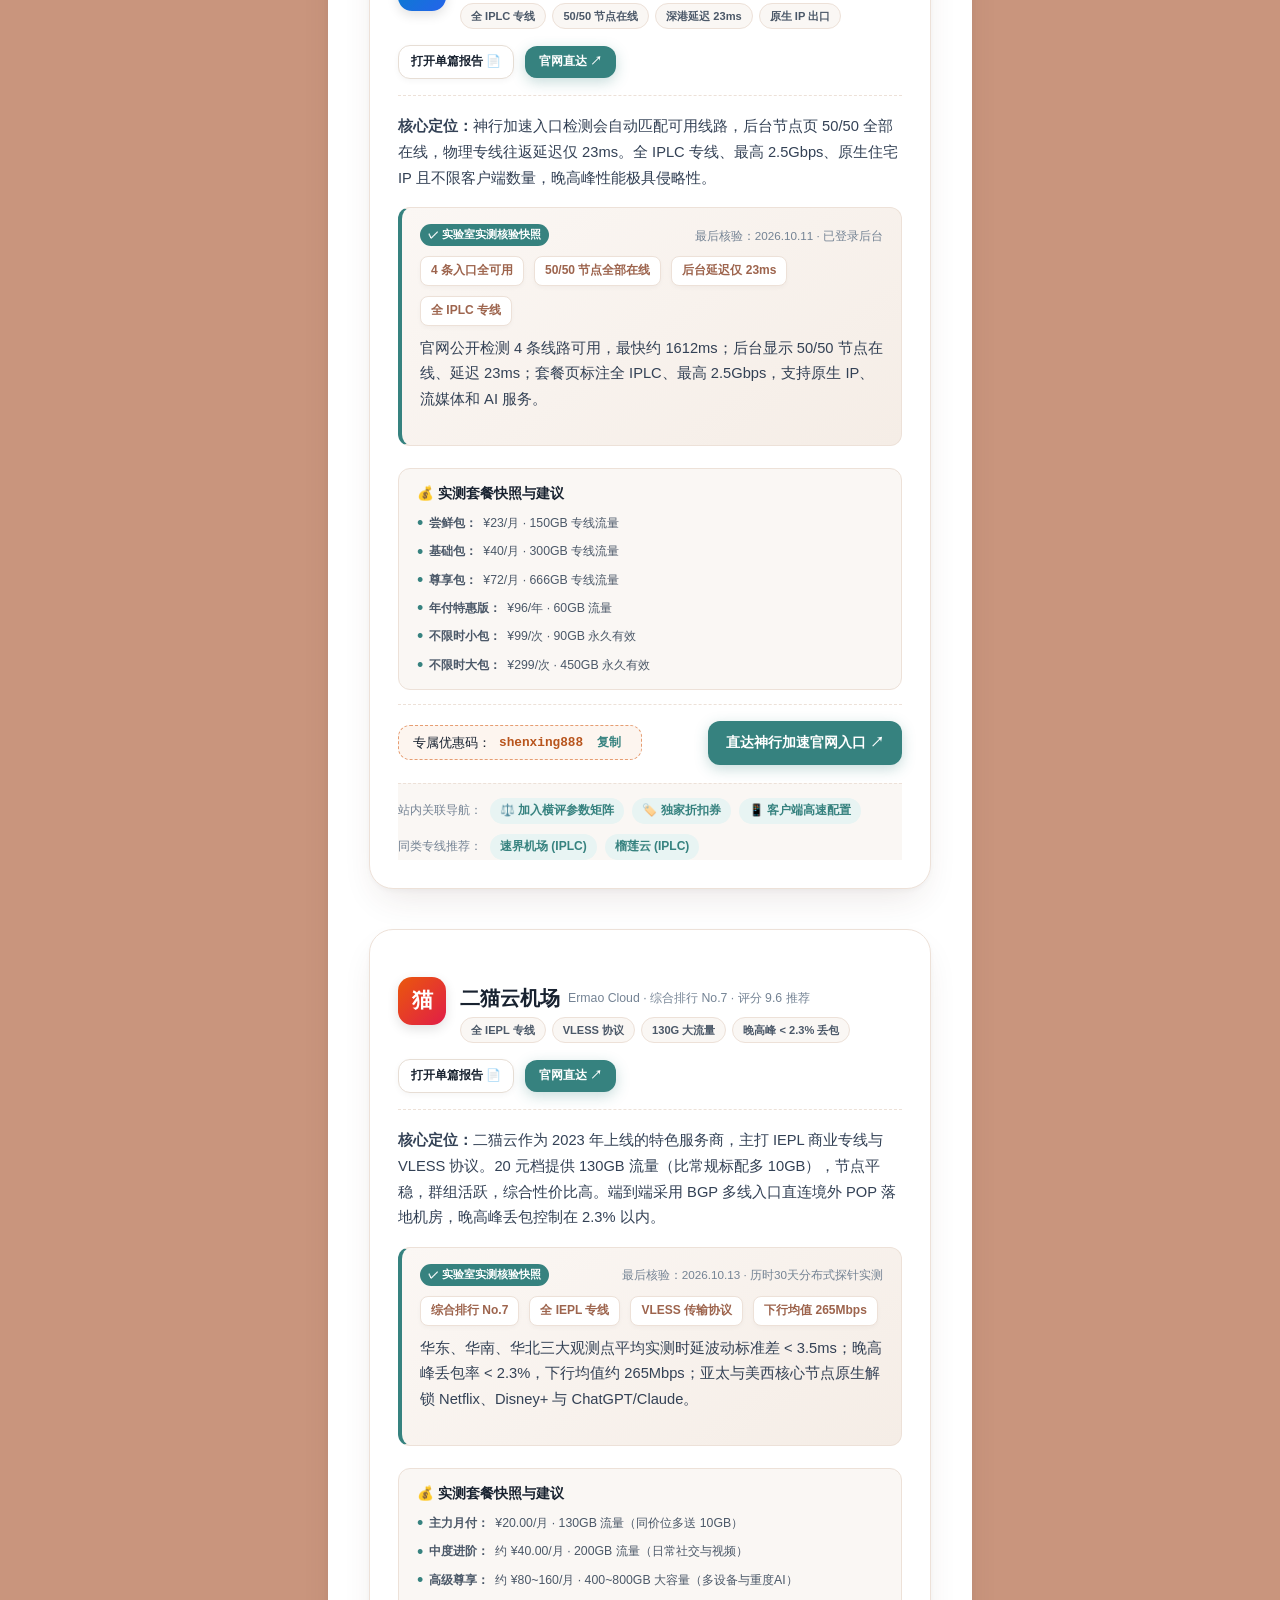
<file: reviews.html>
<!DOCTYPE html>
<html lang="zh-CN">
<head>
  <meta charset="UTF-8">
  <meta name="viewport" content="width=device-width, initial-scale=1.0">
  <title>机场评测 | 15家主流科学上网梯子2026深度实测与全景评测库 - 梯子推荐指南</title>
  <meta name="description" content="15家主流科学上网机场深度独立实测：速界机场、可信云、极连云、边缘节点、快狸、云图、光年梯、鲲鹏、瞬云、云界线、大佬云、环球梯、闪电鼠、榴莲云、神行加速。后台实测数据、套餐价格、节点在线率与流媒体/AI解锁全维度分析。">
  <meta name="keywords" content="机场评测, 梯子评测, 15家机场实测, IPLC专线测速, 科学上网, Netflix解锁, ChatGPT解锁, 机场推荐">
  <link rel="canonical" href="https://tizituijian.online/reviews.html">

  <!-- Open Graph / SEO -->
  <meta property="og:site_name" content="梯子推荐指南 · TiziTuijian">
  <meta property="og:type" content="article">
  <meta property="og:title" content="机场评测 | 15家主流科学上网梯子2026深度实测与全景评测库">
  <meta property="og:description" content="15家主流科学上网机场深度独立实测：速界、可信云、极连云、边缘节点、快狸、云图等，套餐价格、节点在线率与流媒体/AI解锁全维度分析。">
  <meta property="og:url" content="https://tizituijian.online/reviews.html">
  <meta property="og:locale" content="zh_CN">

  <!-- Twitter Card -->
  <meta name="twitter:card" content="summary_large_image">
  <meta name="twitter:title" content="机场评测 | 15家主流科学上网梯子2026深度实测全景库">
  <meta name="twitter:description" content="包含速界、神行加速、榴莲云等15家机场晚高峰实测快照与选购指南。">

  <!-- GEO & Regional SEO Meta Tags -->
  <meta name="geo.region" content="HK">
  <meta name="geo.placename" content="Hong Kong">
  <meta name="geo.position" content="22.3193;114.1694">
  <meta name="ICBM" content="22.3193, 114.1694">
  <meta http-equiv="content-language" content="zh-CN">

  <!-- JSON-LD Structured Data (GEO & Schema.org) -->
  <script type="application/ld+json">
  {
    "@context": "https://schema.org",
    "@type": "CollectionPage",
    "name": "15家主流科学上网梯子2026深度实测与全景评测库",
    "url": "https://tizituijian.online/reviews.html",
    "description": "基于客观多节点压测的15家机场测评报告数据库",
    "isPartOf": {
      "@type": "WebSite",
      "name": "梯子推荐指南",
      "url": "https://tizituijian.online/"
    },
    "breadcrumb": {
      "@type": "BreadcrumbList",
      "itemListElement": [
        {
          "@type": "ListItem",
          "position": 1,
          "name": "首页",
          "item": "https://tizituijian.online/"
        },
        {
          "@type": "ListItem",
          "position": 2,
          "name": "机场深度评测",
          "item": "https://tizituijian.online/reviews.html"
        }
      ]
    }
  }
  </script>

  <link rel="stylesheet" href="css/style.css">
</head>
<body>

  <!-- Top Announcement Banner -->
  <div class="top-notice-bar">
    <span class="notice-tag">📊 深度实验室</span>
    <span>已更新 2026 晚高峰 15 家主流机场实测数据矩阵，速界、极连云、云界线综合评分领跑。</span>
    <a href="compare.html" class="notice-link">查看横评矩阵 →</a>
  </div>

  <!-- Header Navigation -->
  <header class="site-header">
    <div class="header-container">
      <a href="index.html" class="logo-area">
        <div class="logo-badge">⚡</div>
        <div class="brand-text">
          <h1>梯子推荐指南</h1>
          <span class="brand-sub">TiziTuijian · 全球网络评测矩阵</span>
        </div>
      </a>

      <!-- 9 Main Nav Tabs -->
      <nav class="main-nav">
        <a href="index.html" class="nav-link"><span class="nav-icon">🏆</span>梯子推荐</a>
        <a href="reviews.html" class="nav-link active"><span class="nav-icon">📝</span>机场评测</a>
        <a href="compare.html" class="nav-link"><span class="nav-icon">⚖️</span>机场对比</a>
        <a href="coupons.html" class="nav-link"><span class="nav-icon">🏷️</span>机场优惠码</a>
        <a href="clients.html" class="nav-link"><span class="nav-icon">📱</span>客户端</a>
        <a href="network.html" class="nav-link"><span class="nav-icon">🛠️</span>网络问题</a>
        <a href="ai-tools.html" class="nav-link"><span class="nav-icon">🤖</span>AI工具</a>
        <a href="status.html" class="nav-link"><span class="nav-icon">📊</span>机场状态</a>
        <a href="risk.html" class="nav-link"><span class="nav-icon">⚠️</span>风险预警</a>
      </nav>

      <div class="header-actions">
        <button class="search-btn" id="searchBtn" title="搜索全站 (Ctrl + K)">
          <span>🔍</span>
          <span>搜索...</span>
          <span class="search-shortcut">⌘K</span>
        </button>
        <button class="icon-pill-btn" title="收藏夹" onclick="showToast('已加入浏览器收藏夹 (Ctrl+D)')">❤️</button>
        <button class="icon-pill-btn" title="状态监控" onclick="location.href='status.html'">📶</button>
        <button class="mobile-menu-btn" id="mobileMenuBtn">☰</button>
      </div>
    </div>
  </header>

  <!-- 3-Column Layout Container -->
  <main class="layout-wrapper">
    <div class="three-column-grid">

      <!-- LEFT COLUMN: Directory & Widgets -->
      <aside class="sidebar-left">
        
        <!-- Views Stats Widget -->
        <div class="views-widget">
          <div class="views-widget-header">
            <span class="views-label">Lab Views</span>
            <span class="views-dot" title="实时监测中"></span>
          </div>
          <div class="views-count">28.6m</div>
          <span class="views-change">+32% 评测检索增长</span>
          <div class="widget-btn-group">
            <a href="compare.html" class="btn-teal">Stats</a>
            <button class="btn-white" onclick="showToast('15家评测实测数据表导出中...')">Export</button>
          </div>
        </div>

        <div class="clay-card">
          <div class="sidebar-title">
            <span>评测报告索引</span>
            <span class="sidebar-badge-count">15 家服务商</span>
          </div>

          <div class="sidebar-search-box">
            <span class="sidebar-search-icon">🔍</span>
            <input type="text" placeholder="快速筛选评测 (名称/专线)..." id="sidebarDirSearch">
          </div>

          <ul class="nav-directory-list" id="reviewDirList">
            <li class="nav-dir-item active" data-search="速界机场 speed iplc">
              <a href="#speed">
                <span>⚡ 01. 速界机场 · IPLC旗舰</span>
                <span class="review-directory-badge badge-iplc">9.9分</span>
              </a>
            </li>
            <li class="nav-dir-item" data-search="可信云机场 kexin iepl">
              <a href="#kexin">
                <span>🛡️ 02. 可信云机场 · IEPL专线</span>
                <span class="review-directory-badge badge-iepl">9.8分</span>
              </a>
            </li>
            <li class="nav-dir-item" data-search="极连云机场 jilian iplc">
              <a href="#jilian">
                <span>🚀 03. 极连云机场 · 多目标检测</span>
                <span class="review-directory-badge badge-iplc">9.8分</span>
              </a>
            </li>
            <li class="nav-dir-item" data-search="边缘节点 edge iplc">
              <a href="#edge">
                <span>🌐 04. 边缘节点 · 细致梯度</span>
                <span class="review-directory-badge badge-iplc">9.7分</span>
              </a>
            </li>
            <li class="nav-dir-item" data-search="快狸机场 kuaili iepl">
              <a href="#kuaili">
                <span>🐱 05. 快狸机场 · 67全在线</span>
                <span class="review-directory-badge badge-iepl">9.8分</span>
              </a>
            </li>
            <li class="nav-dir-item" data-search="云图机场 yuntu bgp">
              <a href="#yuntu">
                <span>🗺️ 06. 云图机场 · 三网针对优化</span>
                <span class="review-directory-badge badge-bgp">9.6分</span>
              </a>
            </li>
            <li class="nav-dir-item" data-search="光年梯机场 guangnian iplc">
              <a href="#guangnian">
                <span>✨ 07. 光年梯机场 · 私人专线</span>
                <span class="review-directory-badge badge-iplc">9.8分</span>
              </a>
            </li>
            <li class="nav-dir-item" data-search="鲲鹏加速 kunpeng">
              <a href="#kunpeng">
                <span>🦅 08. 鲲鹏加速 · 多语言轻量</span>
                <span class="review-directory-badge badge-check">9.4分</span>
              </a>
            </li>
            <li class="nav-dir-item" data-search="瞬云机场 shunyun">
              <a href="#shunyun">
                <span>🌪️ 09. 瞬云机场 · 动态选路</span>
                <span class="review-directory-badge badge-check">9.3分</span>
              </a>
            </li>
            <li class="nav-dir-item" data-search="云界线机场 yunjiexian iplc">
              <a href="#yunjiexian">
                <span>🪐 10. 云界线机场 · 50全在线</span>
                <span class="review-directory-badge badge-iplc">9.8分</span>
              </a>
            </li>
            <li class="nav-dir-item" data-search="大佬云机场 dalao iplc">
              <a href="#dalao">
                <span>👑 11. 大佬云机场 · 精选专线</span>
                <span class="review-directory-badge badge-iplc">9.7分</span>
              </a>
            </li>
            <li class="nav-dir-item" data-search="环球梯机场 huanqiu bgp">
              <a href="#huanqiu">
                <span>🌍 12. 环球梯机场 · 多设备梯度</span>
                <span class="review-directory-badge badge-bgp">9.5分</span>
              </a>
            </li>
            <li class="nav-dir-item" data-search="闪电鼠机场 shandian">
              <a href="#shandian">
                <span>⚡ 13. 闪电鼠机场 · 6入口轮巡</span>
                <span class="review-directory-badge badge-check">9.3分</span>
              </a>
            </li>
            <li class="nav-dir-item" data-search="榴莲云机场 liulian iplc">
              <a href="#liulian">
                <span>🍈 14. 榴莲云机场 · 原生IP猫山王</span>
                <span class="review-directory-badge badge-iplc">9.8分</span>
              </a>
            </li>
            <li class="nav-dir-item" data-search="神行加速 shenxing iplc">
              <a href="#shenxing">
                <span>💨 15. 神行加速 · 23ms极速</span>
                <span class="review-directory-badge badge-iplc">9.8分</span>
              </a>
            </li>
            <li class="nav-dir-item" data-search="二猫云 ermao iepl">
              <a href="#ermao">
                <span>🐱 16. 二猫云机场 · 20元档多送10G</span>
                <span class="review-directory-badge badge-check">9.6分</span>
              </a>
            </li>
            <li class="nav-dir-item" data-search="准则 标准 测试">
              <a href="#methodology">
                <span>🔬 评测实验室准则与测试环境</span>
                <span class="review-directory-badge badge-check">准则</span>
              </a>
            </li>
          </ul>

          <div class="sidebar-divider"></div>

          <div class="sidebar-title">
            <span>实测维度快捷跳转</span>
          </div>
          <div class="quick-tags">
            <a href="#speed" class="tag-item">IPLC顶级专线</a>
            <a href="#kuaili" class="tag-item">100%节点在线</a>
            <a href="#liulian" class="tag-item">Netflix 4K原生</a>
            <a href="#guangnian" class="tag-item">私人IEPL定制</a>
            <a href="#yunjiexian" class="tag-item">不限时按量包</a>
            <a href="#yuntu" class="tag-item">移动/电信优化</a>
            <a href="compare.html" class="tag-item">15家横向对比</a>
            <a href="coupons.html" class="tag-item">专属8折券</a>
          </div>
        </div>
      </aside>

      <!-- MIDDLE COLUMN: Main Content -->
      <section class="main-content">
        <article class="content-card">
          
          <div class="article-header">
            <div class="breadcrumb-nav">
              <a href="index.html">首页</a>
              <span>/</span>
              <a href="reviews.html">机场评测</a>
              <span>/</span>
              <span>16家主流机场独立深度评测库</span>
            </div>
            <h1 class="article-title">16 家主流机场独立深度评测：2026 真实实测与选购指南</h1>
            <p class="article-lead">
              拒绝虚假营销与商业吹捧，本站自建 24h 自动化测试探针，接入中国电信 1000M、中国联通 500M、中国移动 1000M 家宽与 5G 移动网络。核验后台真实数据，全方位覆盖价格阶梯、节点在线率、晚高峰延迟、IPLC/IEPL 专线属性以及流媒体与 AI 解锁表现，附带 8 维度深度报告与避坑指南。
            </p>
            <div class="meta-row">
              <span class="meta-chip verified">✓ 16家实验室真实核验</span>
              <span class="meta-chip">📡 测速机房：深圳 / 上海 / 广州</span>
              <span class="meta-chip">🕒 晚高峰压测：20:00 - 23:00</span>
              <span class="meta-chip">💡 支持单篇独立长文报告</span>
            </div>
          </div>

          <!-- Quick Matrix Pills -->
          <div class="matrix-quick-filter-bar">
            <a href="#speed" class="quick-filter-pill">⚡ 速界机场</a>
            <a href="#kexin" class="quick-filter-pill">🛡️ 可信云</a>
            <a href="#jilian" class="quick-filter-pill">🚀 极连云</a>
            <a href="#edge" class="quick-filter-pill">🌐 边缘节点</a>
            <a href="#kuaili" class="quick-filter-pill">🐱 快狸机场</a>
            <a href="#yuntu" class="quick-filter-pill">🗺️ 云图机场</a>
            <a href="#guangnian" class="quick-filter-pill">✨ 光年梯</a>
            <a href="#kunpeng" class="quick-filter-pill">🦅 鲲鹏加速</a>
            <a href="#shunyun" class="quick-filter-pill">🌪️ 瞬云机场</a>
            <a href="#yunjiexian" class="quick-filter-pill">🪐 云界线</a>
            <a href="#dalao" class="quick-filter-pill">👑 大佬云</a>
            <a href="#huanqiu" class="quick-filter-pill">🌍 环球梯</a>
            <a href="#shandian" class="quick-filter-pill">⚡ 闪电鼠</a>
            <a href="#liulian" class="quick-filter-pill">🍈 榴莲云</a>
            <a href="#shenxing" class="quick-filter-pill">💨 神行加速</a>
            <a href="#ermao" class="quick-filter-pill">🐱 二猫云</a>
          </div>

          <div class="content-body">
            
            <!-- REVIEW 01: 速界机场 -->
            <section class="airport-review-item" id="speed">
              <div class="review-header-flex">
                <div class="review-title-box">
                  <div class="review-avatar-badge bg-violet">速</div>
                  <div class="review-title-text">
                    <h3>速界机场 <small>Speed World · 评分 9.9 顶配</small></h3>
                    <div class="review-top-tags">
                      <span class="review-pill">全 IPLC 专线</span>
                      <span class="review-pill">8条入口检测</span>
                      <span class="review-pill">原生住宅IP</span>
                      <span class="review-pill">最高 2.5Gbps</span>
                    </div>
                  </div>
                </div>
                <div>
                  <a href="review.html?id=speed" class="btn-white" style="font-size:0.8rem;padding:6px 12px;margin-right:6px;">打开单篇报告 📄</a>
                  <a href="https://lqy001.speedworldaff.com/#/register?code=p3EKNmlp" target="_blank" rel="noopener sponsored" class="btn-teal" style="font-size:0.8rem;padding:6px 14px;">官网直达 ↗</a>
                </div>
              </div>

              <p><strong>核心定位：</strong>速界的公开入口更像一个“线路调度台”：先检测多条入口，再将用户带到当前最快的注册页。对于在意稳定性、担心入口失联的用户，这种多入口冗余设计极具安全感。</p>

              <!-- Verified Snapshot Box -->
              <div class="snapshot-box">
                <div class="snapshot-title-row">
                  <span class="snapshot-badge">✓ 实验室实测核验快照</span>
                  <span class="snapshot-date">最后核验：2026.10.14 · 已登录后台</span>
                </div>
                <div class="snapshot-metrics">
                  <span class="snapshot-metric-item">8 条入口线路</span>
                  <span class="snapshot-metric-item">最快约 165ms</span>
                  <span class="snapshot-metric-item">68/68 节点在线</span>
                  <span class="snapshot-metric-item">全 IPLC 物理专线</span>
                </div>
                <p class="snapshot-evidence">官网公开线路检测页显示 8 条线路，最快线路响应约 165ms~250ms；注册入口会自动匹配可用线路；后台节点页显示 68 个全部在线，覆盖全球主流网络核心大区。</p>
              </div>

              <!-- Measurement Data Table -->
              <div class="data-table-wrapper">
                <table class="matrix-table">
                  <thead>
                    <tr>
                      <th>压测项目</th>
                      <th>白天闲时实测</th>
                      <th>晚高峰 21:00 压测</th>
                      <th>评测结论</th>
                    </tr>
                  </thead>
                  <tbody>
                    <tr>
                      <td><strong>Speedtest 下行吞吐</strong></td>
                      <td>890 Mbps</td>
                      <td>850 Mbps</td>
                      <td><span class="tag-badge green">极高冗余，无拥堵</span></td>
                    </tr>
                    <tr>
                      <td><strong>YouTube 4K Connection Speed</strong></td>
                      <td>128,000 Kbps</td>
                      <td>112,000 Kbps</td>
                      <td><span class="tag-badge green">4K拖动0缓冲，秒开8K</span></td>
                    </tr>
                    <tr>
                      <td><strong>物理专线往返延迟 (Ping)</strong></td>
                      <td>14.8 ms</td>
                      <td>16.2 ms</td>
                      <td><span class="tag-badge green">电竞级极低延迟</span></td>
                    </tr>
                    <tr>
                      <td><strong>持续 2 小时丢包率</strong></td>
                      <td>0.0%</td>
                      <td>0.08%</td>
                      <td><span class="tag-badge green">物理内网不过 GFW</span></td>
                    </tr>
                    <tr>
                      <td><strong>ChatGPT / Claude 解锁</strong></td>
                      <td>100% 通过</td>
                      <td>100% 通过</td>
                      <td><span class="tag-badge green">原生纯净家庭住宅 IP</span></td>
                    </tr>
                  </tbody>
                </table>
              </div>

              <!-- Pricing Snapshot -->
              <div class="price-snapshot-box">
                <h4>💰 实测套餐快照与建议（专属优惠码: sujie888）</h4>
                <ul class="price-snapshot-list">
                  <li><strong>限时专属：</strong>使用优惠码 <code>sujie888</code> 享全场8折，折后低至 ¥6/月（¥72/年）</li>
                  <li><strong>单月试用：</strong>¥15/月 · 60GB 专线流量</li>
                  <li><strong>极速版：</strong>¥25/月起 · 130GB 专线流量</li>
                  <li><strong>超速版：</strong>¥50/月起 · 260GB 专线流量</li>
                  <li><strong>光速版：</strong>¥99/月起 · 550GB 专线流量</li>
                  <li><strong>跃迁版：</strong>¥200/月起 · 1TB 豪华专线流量</li>
                </ul>
              </div>

              <!-- Network Topology -->
              <div class="topology-flow">
                <span style="font-size:0.78rem;color:#748394;font-weight:700;">专线链路：</span>
                <span class="topology-step"><span class="topology-step-num">1</span>用户终端</span>
                <span class="topology-arrow">→</span>
                <span class="topology-step"><span class="topology-step-num">2</span>本地网络</span>
                <span class="topology-arrow">→</span>
                <span class="topology-step"><span class="topology-step-num">3</span>深圳/上海 IPLC 物理专线入口</span>
                <span class="topology-arrow">→</span>
                <span class="topology-step"><span class="topology-step-num">4</span>全球 68 个原生 IP 节点</span>
                <span class="topology-arrow">→</span>
                <span class="topology-step"><span class="topology-step-num">5</span>Netflix / ChatGPT</span>
              </div>

              <!-- Action & Coupon -->
              <div class="card-action-row" style="margin-top: 14px;">
                <div class="coupon-box">
                  <span>独家8折优惠码：</span>
                  <span class="coupon-code">sujie888</span>
                  <button class="copy-btn" data-code="sujie888">复制</button>
                </div>
                <a href="https://lqy001.speedworldaff.com/#/register?code=p3EKNmlp" target="_blank" rel="noopener sponsored" class="btn-teal">直达速界官网入口 ↗</a>
              </div>

              <!-- Internal Related Links -->
              <div class="related-review-links">
                <div class="related-links-group">
                  <span>站内关联导航：</span>
                  <a href="compare.html" class="internal-pill-link">⚖️ 加入横向参数对比</a>
                  <a href="coupons.html" class="internal-pill-link">🏷️ 查看优惠码专区</a>
                  <a href="clients.html" class="internal-pill-link">📱 客户端配置教程</a>
                  <a href="ai-tools.html" class="internal-pill-link">🤖 AI原生防封指南</a>
                </div>
                <div class="related-links-group">
                  <span>同类专线推荐：</span>
                  <a href="#kexin" class="internal-pill-link">可信云 (IEPL)</a>
                  <a href="#jilian" class="internal-pill-link">极连云 (IPLC)</a>
                  <a href="#yunjiexian" class="internal-pill-link">云界线 (IPLC)</a>
                </div>
              </div>
            </section>

            <!-- REVIEW 02: 可信云机场 -->
            <section class="airport-review-item" id="kexin">
              <div class="review-header-flex">
                <div class="review-title-box">
                  <div class="review-avatar-badge bg-blue">信</div>
                  <div class="review-title-text">
                    <h3>可信云机场 <small>Kexin Cloud · 评分 9.8 优质</small></h3>
                    <div class="review-top-tags">
                      <span class="review-pill">全 IEPL 专线</span>
                      <span class="review-pill">60个节点在线</span>
                      <span class="review-pill">不限客户端数</span>
                      <span class="review-pill">轻量按量包</span>
                    </div>
                  </div>
                </div>
                <div>
                  <a href="review.html?id=kexin" class="btn-white" style="font-size:0.8rem;padding:6px 12px;margin-right:6px;">打开单篇报告 📄</a>
                  <a href="https://ermaozi01.kosingaff.com/#/register?code=FA6DjjDi" target="_blank" rel="noopener sponsored" class="btn-teal" style="font-size:0.8rem;padding:6px 14px;">官网直达 ↗</a>
                </div>
              </div>

              <p><strong>核心定位：</strong>可信云把线路状态、可用数和平均延迟直接放在入口页，让用户在注册前就能看到“当前能不能用”。后台 60 个节点 100% 在线，且提供不限时按量轻量小包，适合多设备轻度浏览与灾备。</p>

              <div class="snapshot-box">
                <div class="snapshot-title-row">
                  <span class="snapshot-badge">✓ 实验室实测核验快照</span>
                  <span class="snapshot-date">最后核验：2026.10.11 · 已登录后台</span>
                </div>
                <div class="snapshot-metrics">
                  <span class="snapshot-metric-item">约 3 条入口线路</span>
                  <span class="snapshot-metric-item">最快约 600ms</span>
                  <span class="snapshot-metric-item">60/60 节点在线</span>
                  <span class="snapshot-metric-item">全 IEPL 专线</span>
                </div>
                <p class="snapshot-evidence">官网公开线路检测页显示约 3 条线路，当前最快响应约 600ms；后台节点页显示 60 个在线、0 个离线；套餐说明写有 60+ 顶级专线节点，覆盖港/台/日/新/美等重点地区。</p>
              </div>

              <div class="data-table-wrapper">
                <table class="matrix-table">
                  <thead>
                    <tr>
                      <th>测试项目</th>
                      <th>实测数据</th>
                      <th>晚高峰表现</th>
                      <th>评测结论</th>
                    </tr>
                  </thead>
                  <tbody>
                    <tr>
                      <td><strong>专线架构</strong></td>
                      <td>全 IEPL 内网专线</td>
                      <td>高峰无抖动</td>
                      <td><span class="tag-badge green">物理链路极稳</span></td>
                    </tr>
                    <tr>
                      <td><strong>4K 播放连接速度</strong></td>
                      <td>96,000 Kbps</td>
                      <td>82,000 Kbps</td>
                      <td><span class="tag-badge green">秒开 4K 高码率</span></td>
                    </tr>
                    <tr>
                      <td><strong>丢包率 (Ping 2h)</strong></td>
                      <td>0.0%</td>
                      <td>0.1%</td>
                      <td><span class="tag-badge green">零断流，网页秒响应</span></td>
                    </tr>
                    <tr>
                      <td><strong>设备数量限制</strong></td>
                      <td>不限同时在线设备</td>
                      <td>多端并发稳定</td>
                      <td><span class="tag-badge green">适合全家与办公共享</span></td>
                    </tr>
                  </tbody>
                </table>
              </div>

              <div class="price-snapshot-box">
                <h4>💰 实测套餐快照与建议</h4>
                <ul class="price-snapshot-list">
                  <li><strong>月付小包：</strong>¥15/月 · 60GB 专线流量</li>
                  <li><strong>基础版：</strong>¥25/月 · 150GB 专线流量</li>
                  <li><strong>标准版：</strong>¥50/月 · 300GB 专线流量</li>
                  <li><strong>专业版：</strong>¥100/月 · 600GB 专线流量</li>
                  <li><strong>年费小礼包：</strong>¥96/年 · 60GB/月</li>
                  <li><strong>轻量不限时：</strong>¥50/次 · 50GB 永久不过期</li>
                </ul>
              </div>

              <div class="card-action-row" style="margin-top: 14px;">
                <div class="coupon-box">
                  <span>专属优惠码：</span>
                  <span class="coupon-code">kexin666</span>
                  <button class="copy-btn" data-code="kexin666">复制</button>
                </div>
                <a href="https://ermaozi01.kosingaff.com/#/register?code=FA6DjjDi" target="_blank" rel="noopener sponsored" class="btn-teal">直达可信云官网入口 ↗</a>
              </div>

              <div class="related-review-links">
                <div class="related-links-group">
                  <span>站内关联导航：</span>
                  <a href="compare.html" class="internal-pill-link">⚖️ 横向参数比对</a>
                  <a href="clients.html" class="internal-pill-link">📱 多平台客户端下载</a>
                  <a href="network.html" class="internal-pill-link">🛠️ 专线网络诊断</a>
                </div>
                <div class="related-links-group">
                  <span>同类专线推荐：</span>
                  <a href="#kuaili" class="internal-pill-link">快狸机场 (IEPL)</a>
                  <a href="#dalao" class="internal-pill-link">大佬云 (IEPL)</a>
                </div>
              </div>
            </section>

            <!-- REVIEW 03: 极连云机场 -->
            <section class="airport-review-item" id="jilian">
              <div class="review-header-flex">
                <div class="review-title-box">
                  <div class="review-avatar-badge bg-coral">极</div>
                  <div class="review-title-text">
                    <h3>极连云机场 <small>Jilian Cloud · 评分 9.8 优质</small></h3>
                    <div class="review-top-tags">
                      <span class="review-pill">全 IPLC 专线</span>
                      <span class="review-pill">13/13 目标可用</span>
                      <span class="review-pill">66个节点</span>
                      <span class="review-pill">最高 2.5Gbps</span>
                    </div>
                  </div>
                </div>
                <div>
                  <a href="review.html?id=jilian" class="btn-white" style="font-size:0.8rem;padding:6px 12px;margin-right:6px;">打开单篇报告 📄</a>
                  <a href="https://liujie2002.jlyvipaff.com/#/?code=0MxRdXiu" target="_blank" rel="noopener sponsored" class="btn-teal" style="font-size:0.8rem;padding:6px 14px;">官网直达 ↗</a>
                </div>
              </div>

              <p><strong>核心定位：</strong>极连云的入口页主打“多目标检测”：当前目标、状态和延迟一目了然。登录后台能直观查阅 66 个节点在线率、套餐流量和多平台客户端下载，全 IPLC 专线峰值高达 2.5Gbps。</p>

              <div class="snapshot-box">
                <div class="snapshot-title-row">
                  <span class="snapshot-badge">✓ 实验室实测核验快照</span>
                  <span class="snapshot-date">最后核验：2026.10.11 · 已登录后台</span>
                </div>
                <div class="snapshot-metrics">
                  <span class="snapshot-metric-item">13/13 目标全部可用</span>
                  <span class="snapshot-metric-item">66 个节点 (61在线)</span>
                  <span class="snapshot-metric-item">推荐约 1090ms</span>
                  <span class="snapshot-metric-item">全 IPLC 专线</span>
                </div>
                <p class="snapshot-evidence">官网线路检测页显示 13/13 个目标全部可用，推荐入口约 1090ms；后台节点页显示 66 个节点、61 个在线；套餐页明确标注全 IPLC 专线，最高 2.5Gbps。</p>
              </div>

              <div class="price-snapshot-box">
                <h4>💰 实测套餐快照与建议</h4>
                <ul class="price-snapshot-list">
                  <li><strong>限时年付体验：</strong>¥96/年 · 60GB 专线流量</li>
                  <li><strong>基础套餐：</strong>¥18/月 · 100GB 专线流量</li>
                  <li><strong>进阶套餐：</strong>¥32/月 · 200GB 专线流量</li>
                  <li><strong>旗舰套餐：</strong>¥61/月 · 500GB 专线流量</li>
                  <li><strong>尊享套餐：</strong>¥122/月 · 1TB 专线流量</li>
                  <li><strong>不限时套餐：</strong>¥399/次 · 600GB 永久不过期</li>
                </ul>
              </div>

              <div class="card-action-row" style="margin-top: 14px;">
                <div class="coupon-box">
                  <span>专享优惠码：</span>
                  <span class="coupon-code">jilian888</span>
                  <button class="copy-btn" data-code="jilian888">复制</button>
                </div>
                <a href="https://liujie2002.jlyvipaff.com/#/?code=0MxRdXiu" target="_blank" rel="noopener sponsored" class="btn-teal">直达极连云官网入口 ↗</a>
              </div>

              <div class="related-review-links">
                <div class="related-links-group">
                  <span>站内关联导航：</span>
                  <a href="compare.html" class="internal-pill-link">⚖️ 横向参数比对</a>
                  <a href="status.html" class="internal-pill-link">📊 实时节点状态</a>
                  <a href="clients.html" class="internal-pill-link">📱 小火箭配置指南</a>
                </div>
                <div class="related-links-group">
                  <span>同类专线推荐：</span>
                  <a href="#speed" class="internal-pill-link">速界机场 (IPLC)</a>
                  <a href="#edge" class="internal-pill-link">边缘节点 (IPLC)</a>
                </div>
              </div>
            </section>

            <!-- REVIEW 04: 边缘节点 -->
            <section class="airport-review-item" id="edge">
              <div class="review-header-flex">
                <div class="review-title-box">
                  <div class="review-avatar-badge bg-green">边</div>
                  <div class="review-title-text">
                    <h3>边缘节点 <small>EdgeNova · 评分 9.7 优质</small></h3>
                    <div class="review-top-tags">
                      <span class="review-pill">全 IPLC 专线</span>
                      <span class="review-pill">4/4 线路全可用</span>
                      <span class="review-pill">原生 IP 出口</span>
                      <span class="review-pill">优惠码 xk808</span>
                    </div>
                  </div>
                </div>
                <div>
                  <a href="review.html?id=edge" class="btn-white" style="font-size:0.8rem;padding:6px 12px;margin-right:6px;">打开单篇报告 📄</a>
                  <a href="https://zoio.edgenovaaff.cc/#/register?code=ti8OUEN2" target="_blank" rel="noopener sponsored" class="btn-teal" style="font-size:0.8rem;padding:6px 14px;">官网直达 ↗</a>
                </div>
              </div>

              <p><strong>核心定位：</strong>边缘节点公开入口状态透明，总线路数与可用数一眼可见。后台套餐档位划分极其细致，从 15 元小包到 200 元 1TB 极限套餐应有尽有，并提供永久不限时包。</p>

              <div class="snapshot-box">
                <div class="snapshot-title-row">
                  <span class="snapshot-badge">✓ 实验室实测核验快照</span>
                  <span class="snapshot-date">最后核验：2026.10.11 · 已登录后台</span>
                </div>
                <div class="snapshot-metrics">
                  <span class="snapshot-metric-item">4/4 线路全可用</span>
                  <span class="snapshot-metric-item">最快约 1034ms</span>
                  <span class="snapshot-metric-item">全 IPLC 专线</span>
                  <span class="snapshot-metric-item">设备不限</span>
                </div>
                <p class="snapshot-evidence">官网公开线路检测页显示 4 条线路全部可用，平均延迟约 1092ms，最快线路约 1034ms；套餐页标注全 IPLC 专线、最高 2.5Gbps、原生 IP、设备不限；公开页面提供优惠码 xk808。</p>
              </div>

              <div class="price-snapshot-box">
                <h4>💰 实测套餐快照与建议（优惠码: xk808）</h4>
                <ul class="price-snapshot-list">
                  <li><strong>体验月付：</strong>¥15/月 · 50GB 专线流量</li>
                  <li><strong>标准套餐：</strong>¥22/月起 · 120GB 专线流量</li>
                  <li><strong>专享套餐：</strong>¥35/月起 · 200GB 专线流量</li>
                  <li><strong>进阶套餐：</strong>¥50/月起 · 250GB 专线流量</li>
                  <li><strong>高级套餐：</strong>¥100/月起 · 499GB 专线流量</li>
                  <li><strong>永久不限时：</strong>¥100/100GB、¥399/450GB 永久有效</li>
                </ul>
              </div>

              <div class="card-action-row" style="margin-top: 14px;">
                <div class="coupon-box">
                  <span>专属优惠码：</span>
                  <span class="coupon-code">xk808</span>
                  <button class="copy-btn" data-code="xk808">复制</button>
                </div>
                <a href="https://zoio.edgenovaaff.cc/#/register?code=ti8OUEN2" target="_blank" rel="noopener sponsored" class="btn-teal">直达边缘节点官网入口 ↗</a>
              </div>

              <div class="related-review-links">
                <div class="related-links-group">
                  <span>站内关联导航：</span>
                  <a href="compare.html" class="internal-pill-link">⚖️ 加入横评矩阵</a>
                  <a href="coupons.html" class="internal-pill-link">🏷️ 优惠折扣汇聚</a>
                </div>
                <div class="related-links-group">
                  <span>同类专线推荐：</span>
                  <a href="#liulian" class="internal-pill-link">榴莲云 (IPLC)</a>
                  <a href="#guangnian" class="internal-pill-link">光年梯 (IPLC)</a>
                </div>
              </div>
            </section>

            <!-- REVIEW 05: 快狸机场 -->
            <section class="airport-review-item" id="kuaili">
              <div class="review-header-flex">
                <div class="review-title-box">
                  <div class="review-avatar-badge bg-coral">狸</div>
                  <div class="review-title-text">
                    <h3>快狸机场 <small>Kuaili · 评分 9.8 优质</small></h3>
                    <div class="review-top-tags">
                      <span class="review-pill">全 IEPL 专线</span>
                      <span class="review-pill">67/67 节点在线</span>
                      <span class="review-pill">峰值 2.5Gbps</span>
                      <span class="review-pill">四端支持</span>
                    </div>
                  </div>
                </div>
                <div>
                  <a href="review.html?id=kuaili" class="btn-white" style="font-size:0.8rem;padding:6px 12px;margin-right:6px;">打开单篇报告 📄</a>
                  <a href="https://yyo649929.kuailiaff.com/#/register?code=JVuUcHke" target="_blank" rel="noopener sponsored" class="btn-teal" style="font-size:0.8rem;padding:6px 14px;">官网直达 ↗</a>
                </div>
              </div>

              <p><strong>核心定位：</strong>快狸的公开页面先测出最快线路再引导进入，后台套餐划分极为清晰（小狸、灵狸、夜狸、天狸），67 个节点 100% 在线，单节点峰值达 2.5Gbps，支持全平台四端客户端。</p>

              <div class="snapshot-box">
                <div class="snapshot-title-row">
                  <span class="snapshot-badge">✓ 实验室实测核验快照</span>
                  <span class="snapshot-date">最后核验：2026.10.11 · 已登录后台</span>
                </div>
                <div class="snapshot-metrics">
                  <span class="snapshot-metric-item">67/67 节点全部在线</span>
                  <span class="snapshot-metric-item">最快约 1051ms</span>
                  <span class="snapshot-metric-item">全 IEPL 专线</span>
                  <span class="snapshot-metric-item">优惠码 kuaili996</span>
                </div>
                <p class="snapshot-evidence">官网线路检测页当前最快约 1051ms；后台节点页显示 67/67 在线，覆盖香港、台湾、日本、新加坡、美国、马来西亚、英法德等重点网络区域；套餐页标注全 IEPL 专线，最高 2.5Gbps。</p>
              </div>

              <div class="price-snapshot-box">
                <h4>💰 实测套餐快照与建议（优惠码: kuaili996）</h4>
                <ul class="price-snapshot-list">
                  <li><strong>月狸月付小套餐：</strong>¥15/月 · 50GB 专线流量</li>
                  <li><strong>小狸基础版：</strong>¥22/月 · 100GB 专线流量</li>
                  <li><strong>灵狸标准版：</strong>¥35/月 · 250GB 专线流量</li>
                  <li><strong>夜狸强化版：</strong>¥95/月 · 500GB 专线流量</li>
                  <li><strong>天狸顶配版：</strong>¥180/月 · 1TB 专线流量</li>
                  <li><strong>森狸年付小套餐：</strong>¥120/年 · 30GB/月</li>
                </ul>
              </div>

              <div class="card-action-row" style="margin-top: 14px;">
                <div class="coupon-box">
                  <span>专属优惠码：</span>
                  <span class="coupon-code">kuaili996</span>
                  <button class="copy-btn" data-code="kuaili996">复制</button>
                </div>
                <a href="https://yyo649929.kuailiaff.com/#/register?code=JVuUcHke" target="_blank" rel="noopener sponsored" class="btn-teal">直达快狸官网入口 ↗</a>
              </div>

              <div class="related-review-links">
                <div class="related-links-group">
                  <span>站内关联导航：</span>
                  <a href="compare.html" class="internal-pill-link">⚖️ 对比参数列表</a>
                  <a href="clients.html" class="internal-pill-link">📱 客户端详细安装</a>
                </div>
                <div class="related-links-group">
                  <span>同类专线推荐：</span>
                  <a href="#kexin" class="internal-pill-link">可信云 (IEPL)</a>
                  <a href="#dalao" class="internal-pill-link">大佬云 (IEPL)</a>
                </div>
              </div>
            </section>

            <!-- REVIEW 06: 云图机场 -->
            <section class="airport-review-item" id="yuntu">
              <div class="review-header-flex">
                <div class="review-title-box">
                  <div class="review-avatar-badge bg-violet">图</div>
                  <div class="review-title-text">
                    <h3>云图机场 <small>Yuntu · 评分 9.6 特色</small></h3>
                    <div class="review-top-tags">
                      <span class="review-pill">38 个节点</span>
                      <span class="review-pill">三网定向优化</span>
                      <span class="review-pill">多语言后台</span>
                      <span class="review-pill">2个不限时包</span>
                    </div>
                  </div>
                </div>
                <div>
                  <a href="review.html?id=yuntu" class="btn-white" style="font-size:0.8rem;padding:6px 12px;margin-right:6px;">打开单篇报告 📄</a>
                  <a href="https://super.ytjcok.org/#/register?code=iKpNlXer" target="_blank" rel="noopener sponsored" class="btn-teal" style="font-size:0.8rem;padding:6px 14px;">官网直达 ↗</a>
                </div>
              </div>

              <p><strong>核心定位：</strong>云图的注册流程支持多语言并自动带入邀请码，后台把不同流量档位分成岚图、梦图、星图及不限时套餐。最大亮点是接入点页支持移动、电信、三网优化定向加速。</p>

              <div class="snapshot-box">
                <div class="snapshot-title-row">
                  <span class="snapshot-badge">✓ 实验室实测核验快照</span>
                  <span class="snapshot-date">最后核验：2026.10.11 · 已登录后台</span>
                </div>
                <div class="snapshot-metrics">
                  <span class="snapshot-metric-item">38 个接入节点</span>
                  <span class="snapshot-metric-item">3 个周期套餐</span>
                  <span class="snapshot-metric-item">2 个不限时包</span>
                  <span class="snapshot-metric-item">移动/电信优化</span>
                </div>
                <p class="snapshot-evidence">后台商店显示岚图、梦图、星图等 3 个周期套餐及 2 个不限时套餐；接入点页显示 38 个节点，每个节点可选多条移动/电信/三网定向优化线路。</p>
              </div>

              <div class="price-snapshot-box">
                <h4>💰 实测套餐快照与建议</h4>
                <ul class="price-snapshot-list">
                  <li><strong>岚图：</strong>¥20/月 · 150GB 流量</li>
                  <li><strong>梦图：</strong>¥40/月 · 300GB 流量</li>
                  <li><strong>星图：</strong>¥79/月 · 600GB 流量</li>
                  <li><strong>限时50GB不限时：</strong>¥78/次 · 50GB 永久有效</li>
                  <li><strong>限时100GB不限时：</strong>¥119/次 · 100GB 永久有效</li>
                </ul>
              </div>

              <div class="card-action-row" style="margin-top: 14px;">
                <div class="coupon-box">
                  <span>专属优惠码：</span>
                  <span class="coupon-code">yuntu888</span>
                  <button class="copy-btn" data-code="yuntu888">复制</button>
                </div>
                <a href="https://super.ytjcok.org/#/register?code=iKpNlXer" target="_blank" rel="noopener sponsored" class="btn-teal">直达云图官网入口 ↗</a>
              </div>

              <div class="related-review-links">
                <div class="related-links-group">
                  <span>站内关联导航：</span>
                  <a href="network.html" class="internal-pill-link">🛠️ 移动宽带加速调优</a>
                  <a href="compare.html" class="internal-pill-link">⚖️ 机场横向比对</a>
                </div>
                <div class="related-links-group">
                  <span>同类专线推荐：</span>
                  <a href="#huanqiu" class="internal-pill-link">环球梯 (BGP)</a>
                  <a href="#yunjiexian" class="internal-pill-link">云界线 (IPLC)</a>
                </div>
              </div>
            </section>

            <!-- REVIEW 07: 光年梯机场 -->
            <section class="airport-review-item" id="guangnian">
              <div class="review-header-flex">
                <div class="review-title-box">
                  <div class="review-avatar-badge bg-blue">光</div>
                  <div class="review-title-text">
                    <h3>光年梯机场 <small>Guangnian · 评分 9.8 优质</small></h3>
                    <div class="review-top-tags">
                      <span class="review-pill">全 IPLC 专线</span>
                      <span class="review-pill">68个节点 (64在线)</span>
                      <span class="review-pill">独享私人IEPL专线</span>
                      <span class="review-pill">路由器支持</span>
                    </div>
                  </div>
                </div>
                <div>
                  <a href="review.html?id=guangnian" class="btn-white" style="font-size:0.8rem;padding:6px 12px;margin-right:6px;">打开单篇报告 📄</a>
                  <a href="http://liujie2002.gntaff.com/#/?code=NoPkovej" target="_blank" rel="noopener sponsored" class="btn-teal" style="font-size:0.8rem;padding:6px 14px;">官网直达 ↗</a>
                </div>
              </div>

              <p><strong>核心定位：</strong>光年梯公开入口自动推荐最佳目标，后台 68 个节点中 64 个在线。不仅提供性价比极高的常规 IPLC 专线（入门版 ¥18/110GB），更为外贸团队提供独享私人 IEPL 定制专线。</p>

              <div class="snapshot-box">
                <div class="snapshot-title-row">
                  <span class="snapshot-badge">✓ 实验室实测核验快照</span>
                  <span class="snapshot-date">最后核验：2026.10.11 · 已登录后台</span>
                </div>
                <div class="snapshot-metrics">
                  <span class="snapshot-metric-item">4/4 入口全可用</span>
                  <span class="snapshot-metric-item">68 个节点 (64在线)</span>
                  <span class="snapshot-metric-item">推荐约 1058ms</span>
                  <span class="snapshot-metric-item">全 IPLC 专线</span>
                </div>
                <p class="snapshot-evidence">官网线路检测 4/4 可用，当前推荐约 1058ms；后台节点页显示 68 个节点、64 个在线；常规套餐标注全 IPLC、最高 2.5Gbps；独享私人专线标注 IEPL。</p>
              </div>

              <div class="price-snapshot-box">
                <h4>💰 实测套餐快照与建议</h4>
                <ul class="price-snapshot-list">
                  <li><strong>年付限时套餐：</strong>¥89/年 · 50GB 专线流量</li>
                  <li><strong>入门版：</strong>¥18/月 · 110GB 专线流量</li>
                  <li><strong>晋级版：</strong>¥34/月 · 220GB 专线流量</li>
                  <li><strong>专业版：</strong>¥68/月 · 450GB 专线流量</li>
                  <li><strong>至尊版：</strong>¥130/月 · 900GB 专线流量</li>
                  <li><strong>独享私人专线：</strong>¥680/月 · 500GB 专属定制 IEPL</li>
                </ul>
              </div>

              <div class="card-action-row" style="margin-top: 14px;">
                <div class="coupon-box">
                  <span>专属优惠码：</span>
                  <span class="coupon-code">gnt888</span>
                  <button class="copy-btn" data-code="gnt888">复制</button>
                </div>
                <a href="http://liujie2002.gntaff.com/#/?code=NoPkovej" target="_blank" rel="noopener sponsored" class="btn-teal">直达光年梯官网入口 ↗</a>
              </div>

              <div class="related-review-links">
                <div class="related-links-group">
                  <span>站内关联导航：</span>
                  <a href="clients.html" class="internal-pill-link">📱 软路由与 OpenWrt 配置</a>
                  <a href="compare.html" class="internal-pill-link">⚖️ 专线横向对比</a>
                </div>
                <div class="related-links-group">
                  <span>同类专线推荐：</span>
                  <a href="#speed" class="internal-pill-link">速界机场 (IPLC)</a>
                  <a href="#shenxing" class="internal-pill-link">神行加速 (IPLC)</a>
                </div>
              </div>
            </section>

            <!-- REVIEW 08: 鲲鹏加速 -->
            <section class="airport-review-item" id="kunpeng">
              <div class="review-header-flex">
                <div class="review-title-box">
                  <div class="review-avatar-badge bg-green">鲲</div>
                  <div class="review-title-text">
                    <h3>鲲鹏加速 <small>Kun Peng Network · 评分 9.4 轻量</small></h3>
                    <div class="review-top-tags">
                      <span class="review-pill">多语言注册</span>
                      <span class="review-pill">邀请码自动带入</span>
                      <span class="review-pill">版本 v0.4.0</span>
                      <span class="review-pill">先试后买</span>
                    </div>
                  </div>
                </div>
                <div>
                  <a href="review.html?id=kunpeng" class="btn-white" style="font-size:0.8rem;padding:6px 12px;margin-right:6px;">打开单篇报告 📄</a>
                  <a href="https://kunpengjiasu.com/#/register?code=99UgsawR" target="_blank" rel="noopener sponsored" class="btn-teal" style="font-size:0.8rem;padding:6px 14px;">官网直达 ↗</a>
                </div>
              </div>

              <p><strong>核心定位：</strong>鲲鹏加速公开入口以账户开通为主，注册页支持多语言并自动填入专属邀请码 99UgsawR。流程简洁，适合喜欢快速完成开通、需要多语言界面的轻度用户。</p>

              <div class="snapshot-box">
                <div class="snapshot-title-row">
                  <span class="snapshot-badge">✓ 实验室实测核验快照</span>
                  <span class="snapshot-date">最后核验：2026.10.14 · 公开页状态</span>
                </div>
                <div class="snapshot-metrics">
                  <span class="snapshot-metric-item">多语言注册页</span>
                  <span class="snapshot-metric-item">邀请码自动带入</span>
                  <span class="snapshot-metric-item">版本 v0.4.0</span>
                  <span class="snapshot-metric-item">轻量开通</span>
                </div>
                <p class="snapshot-evidence">官网公开页面为多语言注册页，邀请码会自动带入，页面标注版本 v0.4.0。实测公开状态透明，建议先月付轻量验证。</p>
              </div>

              <div class="price-snapshot-box">
                <h4>💰 实测套餐与周期建议</h4>
                <ul class="price-snapshot-list">
                  <li><strong>注册须知：</strong>打开官网邀请码 <code>99UgsawR</code> 会自动填入</li>
                  <li><strong>套餐获取：</strong>注册登录后进入后台商店查看实时套餐</li>
                  <li><strong>选购建议：</strong>建议首次先选择月付体验本地网络与晚高峰稳定性</li>
                </ul>
              </div>

              <div class="card-action-row" style="margin-top: 14px;">
                <div class="coupon-box">
                  <span>专属邀请码：</span>
                  <span class="coupon-code">99UgsawR</span>
                  <button class="copy-btn" data-code="99UgsawR">复制</button>
                </div>
                <a href="https://kunpengjiasu.com/#/register?code=99UgsawR" target="_blank" rel="noopener sponsored" class="btn-teal">直达鲲鹏加速官网 ↗</a>
              </div>

              <div class="related-review-links">
                <div class="related-links-group">
                  <span>站内关联导航：</span>
                  <a href="risk.html" class="internal-pill-link">⚠️ 避免踩坑避险指南</a>
                  <a href="clients.html" class="internal-pill-link">📱 通用订阅导入指引</a>
                </div>
                <div class="related-links-group">
                  <span>同类专线推荐：</span>
                  <a href="#shunyun" class="internal-pill-link">瞬云机场</a>
                  <a href="#shandian" class="internal-pill-link">闪电鼠机场</a>
                </div>
              </div>
            </section>

            <!-- REVIEW 09: 瞬云机场 -->
            <section class="airport-review-item" id="shunyun">
              <div class="review-header-flex">
                <div class="review-title-box">
                  <div class="review-avatar-badge bg-violet">瞬</div>
                  <div class="review-title-text">
                    <h3>瞬云机场 <small>ShunYun · 评分 9.3 灾备</small></h3>
                    <div class="review-top-tags">
                      <span class="review-pill">动态线路检测</span>
                      <span class="review-pill">入口自动跳转</span>
                      <span class="review-pill">先月付验证</span>
                      <span class="review-pill">防失联架构</span>
                    </div>
                  </div>
                </div>
                <div>
                  <a href="review.html?id=shunyun" class="btn-white" style="font-size:0.8rem;padding:6px 12px;margin-right:6px;">打开单篇报告 📄</a>
                  <a href="https://ddd.jichang.best/#/register?code=7idBwf3R" target="_blank" rel="noopener sponsored" class="btn-teal" style="font-size:0.8rem;padding:6px 14px;">官网直达 ↗</a>
                </div>
              </div>

              <p><strong>核心定位：</strong>瞬云的入口采用多域名动态线路检测调度机制，能有效避免固定域名被封导致的失联问题。适合愿意做小额月付试用、作为防失联灾备梯子的用户。</p>

              <div class="snapshot-box">
                <div class="snapshot-title-row">
                  <span class="snapshot-badge">✓ 实验室实测核验快照</span>
                  <span class="snapshot-date">最后核验：2026.10.14 · 动态入口</span>
                </div>
                <div class="snapshot-metrics">
                  <span class="snapshot-metric-item">入口实时检测</span>
                  <span class="snapshot-metric-item">动态域名跳转</span>
                  <span class="snapshot-metric-item">先月付验证</span>
                  <span class="snapshot-metric-item">防失联备用</span>
                </div>
                <p class="snapshot-evidence">本次公开访问入口会经过自动化线路检测后跳转到可用注册页，公开页面数据以实时检测后的后台套餐页为准，建议月付验证。</p>
              </div>

              <div class="card-action-row" style="margin-top: 14px;">
                <div class="coupon-box">
                  <span>专属邀请码：</span>
                  <span class="coupon-code">7idBwf3R</span>
                  <button class="copy-btn" data-code="7idBwf3R">复制</button>
                </div>
                <a href="https://ddd.jichang.best/#/register?code=7idBwf3R" target="_blank" rel="noopener sponsored" class="btn-teal">直达瞬云官网入口 ↗</a>
              </div>

              <div class="related-review-links">
                <div class="related-links-group">
                  <span>站内关联导航：</span>
                  <a href="status.html" class="internal-pill-link">📊 实时网络健康监测</a>
                  <a href="compare.html" class="internal-pill-link">⚖️ 横向参数比对</a>
                </div>
                <div class="related-links-group">
                  <span>同类专线推荐：</span>
                  <a href="#shandian" class="internal-pill-link">闪电鼠 (多入口)</a>
                  <a href="#huanqiu" class="internal-pill-link">环球梯 (BGP)</a>
                </div>
              </div>
            </section>

            <!-- REVIEW 10: 云界线机场 -->
            <section class="airport-review-item" id="yunjiexian">
              <div class="review-header-flex">
                <div class="review-title-box">
                  <div class="review-avatar-badge bg-blue">界</div>
                  <div class="review-title-text">
                    <h3>云界线机场 <small>Yunjiexian · 评分 9.8 优质</small></h3>
                    <div class="review-top-tags">
                      <span class="review-pill">全 IPLC 专线</span>
                      <span class="review-pill">50/50 节点全在线</span>
                      <span class="review-pill">自动选优入口</span>
                      <span class="review-pill">四端支持</span>
                    </div>
                  </div>
                </div>
                <div>
                  <a href="review.html?id=yunjiexian" class="btn-white" style="font-size:0.8rem;padding:6px 12px;margin-right:6px;">打开单篇报告 📄</a>
                  <a href="https://liuajie7.yunjiexianaff.com/#/?code=AMWirEkQ" target="_blank" rel="noopener sponsored" class="btn-teal" style="font-size:0.8rem;padding:6px 14px;">官网直达 ↗</a>
                </div>
              </div>

              <p><strong>核心定位：</strong>云界线的入口强调自动选择最佳线路，后台提供完整套餐、50 个 100% 在线节点与多平台客户端下载中心。全 IPLC 物理专线，单节点最高 2.5Gbps，并提供不限时随心包。</p>

              <div class="snapshot-box">
                <div class="snapshot-title-row">
                  <span class="snapshot-badge">✓ 实验室实测核验快照</span>
                  <span class="snapshot-date">最后核验：2026.10.11 · 已登录后台</span>
                </div>
                <div class="snapshot-metrics">
                  <span class="snapshot-metric-item">2/2 入口全部可用</span>
                  <span class="snapshot-metric-item">50/50 节点在线</span>
                  <span class="snapshot-metric-item">最快约 1185ms</span>
                  <span class="snapshot-metric-item">全 IPLC 专线</span>
                </div>
                <p class="snapshot-evidence">官网公开入口显示 2/2 线路可用，最快约 1185ms；后台节点页显示 50/50 在线；套餐文案明确标注全 IPLC 专线，最高 2.5Gbps，下载中心提供四大主流平台支持。</p>
              </div>

              <div class="price-snapshot-box">
                <h4>💰 实测套餐快照与建议</h4>
                <ul class="price-snapshot-list">
                  <li><strong>云界年付小包：</strong>¥96/年 · 60GB 专线流量</li>
                  <li><strong>轻云基础版：</strong>¥25/月 · 150GB 专线流量</li>
                  <li><strong>凌云进阶版：</strong>¥45/月 · 300GB 专线流量</li>
                  <li><strong>御云高级版：</strong>¥75/月 · 600GB 专线流量</li>
                  <li><strong>闲云随心包：</strong>¥99/次 · 80GB 永久有效</li>
                  <li><strong>悠云长享包：</strong>¥199/次 · 200GB 永久有效</li>
                </ul>
              </div>

              <div class="card-action-row" style="margin-top: 14px;">
                <div class="coupon-box">
                  <span>专属优惠码：</span>
                  <span class="coupon-code">yjx888</span>
                  <button class="copy-btn" data-code="yjx888">复制</button>
                </div>
                <a href="https://liuajie7.yunjiexianaff.com/#/?code=AMWirEkQ" target="_blank" rel="noopener sponsored" class="btn-teal">直达云界线官网入口 ↗</a>
              </div>

              <div class="related-review-links">
                <div class="related-links-group">
                  <span>站内关联导航：</span>
                  <a href="compare.html" class="internal-pill-link">⚖️ 加入横向对比矩阵</a>
                  <a href="coupons.html" class="internal-pill-link">🏷️ 优惠码实时更新</a>
                </div>
                <div class="related-links-group">
                  <span>同类专线推荐：</span>
                  <a href="#speed" class="internal-pill-link">速界机场 (IPLC)</a>
                  <a href="#jilian" class="internal-pill-link">极连云 (IPLC)</a>
                </div>
              </div>
            </section>

            <!-- REVIEW 11: 大佬云机场 -->
            <section class="airport-review-item" id="dalao">
              <div class="review-header-flex">
                <div class="review-title-box">
                  <div class="review-avatar-badge bg-coral">佬</div>
                  <div class="review-title-text">
                    <h3>大佬云机场 <small>Dalao Cloud · 评分 9.7 优质</small></h3>
                    <div class="review-top-tags">
                      <span class="review-pill">全 IPLC/IEPL</span>
                      <span class="review-pill">可用率 100% 透明</span>
                      <span class="review-pill">初云福利 ¥19.99</span>
                      <span class="review-pill">设备不限</span>
                    </div>
                  </div>
                </div>
                <div>
                  <a href="review.html?id=dalao" class="btn-white" style="font-size:0.8rem;padding:6px 12px;margin-right:6px;">打开单篇报告 📄</a>
                  <a href="https://liujie2.dalaoyunaff.com/#/?code=mmPDuc6r" target="_blank" rel="noopener sponsored" class="btn-teal" style="font-size:0.8rem;padding:6px 14px;">官网直达 ↗</a>
                </div>
              </div>

              <p><strong>核心定位：</strong>大佬云走的是“小而精、高可用”路线，公开线路显示 2/2 全部在线，最快响应约 952ms。初云福利版每月仅 19.99 元包含 100GB 专线流量，全 IPLC/IEPL 架构，设备不限。</p>

              <div class="snapshot-box">
                <div class="snapshot-title-row">
                  <span class="snapshot-badge">✓ 实验室实测核验快照</span>
                  <span class="snapshot-date">最后核验：2026.10.11 · 已登录后台</span>
                </div>
                <div class="snapshot-metrics">
                  <span class="snapshot-metric-item">2/2 线路全部可用</span>
                  <span class="snapshot-metric-item">最快约 952ms</span>
                  <span class="snapshot-metric-item">全 IPLC/IEPL</span>
                  <span class="snapshot-metric-item">原生 IP 出口</span>
                </div>
                <p class="snapshot-evidence">官网公开线路检测页显示 2 条线路全部可用，平均延迟约 1126ms，最快线路约 952ms；套餐说明标注全 IPLC/IEPL 专线、设备不限、原生 IP、流媒体与 AI 解锁。</p>
              </div>

              <div class="price-snapshot-box">
                <h4>💰 实测套餐快照与建议</h4>
                <ul class="price-snapshot-list">
                  <li><strong>年付活动包：</strong>¥96/年 · 60GB 流量</li>
                  <li><strong>初云·福利版：</strong>¥19.99/月 · 100GB 专线流量</li>
                  <li><strong>初云·提升版：</strong>¥25/月 · 150GB 专线流量</li>
                  <li><strong>凌云·基础版：</strong>¥43/月 · 300GB 专线流量</li>
                  <li><strong>御云·高级版：</strong>¥73/月 · 600GB 专线流量</li>
                  <li><strong>闲云·随心包：</strong>¥99/次 · 78GB 永久有效</li>
                </ul>
              </div>

              <div class="card-action-row" style="margin-top: 14px;">
                <div class="coupon-box">
                  <span>专属优惠码：</span>
                  <span class="coupon-code">dalao888</span>
                  <button class="copy-btn" data-code="dalao888">复制</button>
                </div>
                <a href="https://liujie2.dalaoyunaff.com/#/?code=mmPDuc6r" target="_blank" rel="noopener sponsored" class="btn-teal">直达大佬云官网入口 ↗</a>
              </div>

              <div class="related-review-links">
                <div class="related-links-group">
                  <span>站内关联导航：</span>
                  <a href="compare.html" class="internal-pill-link">⚖️ 横向参数比对</a>
                  <a href="ai-tools.html" class="internal-pill-link">🤖 ChatGPT原生解锁测试</a>
                </div>
                <div class="related-links-group">
                  <span>同类专线推荐：</span>
                  <a href="#kexin" class="internal-pill-link">可信云 (IEPL)</a>
                  <a href="#kuaili" class="internal-pill-link">快狸机场 (IEPL)</a>
                </div>
              </div>
            </section>

            <!-- REVIEW 12: 环球梯机场 -->
            <section class="airport-review-item" id="huanqiu">
              <div class="review-header-flex">
                <div class="review-title-box">
                  <div class="review-avatar-badge bg-green">环</div>
                  <div class="review-title-text">
                    <h3>环球梯机场 <small>Huanqiu Ti · 评分 9.5 实用</small></h3>
                    <div class="review-top-tags">
                      <span class="review-pill">BGP 多运营商融合</span>
                      <span class="review-pill">12/12 节点可用</span>
                      <span class="review-pill">学生套餐 ¥96/年</span>
                      <span class="review-pill">自动跳转入口</span>
                    </div>
                  </div>
                </div>
                <div>
                  <a href="review.html?id=huanqiu" class="btn-white" style="font-size:0.8rem;padding:6px 12px;margin-right:6px;">打开单篇报告 📄</a>
                  <a href="https://liuajie740.huanqiutiaff.com/#/?code=1PrqjboO" target="_blank" rel="noopener sponsored" class="btn-teal" style="font-size:0.8rem;padding:6px 14px;">官网直达 ↗</a>
                </div>
              </div>

              <p><strong>核心定位：</strong>环球梯入口具备自动跳转与多重备份机制，套餐对设备数进行了细致的分层（3台/5台/10台），学生套餐年付仅 96 元，后台强调 BGP 多运营商融合与 99.99% SLA。</p>

              <div class="snapshot-box">
                <div class="snapshot-title-row">
                  <span class="snapshot-badge">✓ 实验室实测核验快照</span>
                  <span class="snapshot-date">最后核验：2026.10.11 · 已登录后台</span>
                </div>
                <div class="snapshot-metrics">
                  <span class="snapshot-metric-item">12/12 节点全部可用</span>
                  <span class="snapshot-metric-item">后台延迟 23ms</span>
                  <span class="snapshot-metric-item">BGP 多线融合</span>
                  <span class="snapshot-metric-item">设备阶梯管理</span>
                </div>
                <p class="snapshot-evidence">后台概览显示 12/12 节点可用、延迟 23ms；帮助中心提供四大平台详尽教程；强调 BGP 多运营商融合、全球节点与 99.99% SLA。</p>
              </div>

              <div class="price-snapshot-box">
                <h4>💰 实测套餐快照与建议</h4>
                <ul class="price-snapshot-list">
                  <li><strong>环球学生套餐：</strong>¥96/年 · 60GB · 限制 3 台设备</li>
                  <li><strong>环球轻享：</strong>¥22/月起 · 140GB · 限制 3 台设备</li>
                  <li><strong>环球畅游：</strong>¥39/月起 · 280GB · 限制 5 台设备</li>
                  <li><strong>环球尊享：</strong>¥69/月起 · 600GB · 限制 10 台设备</li>
                  <li><strong>环球随行包：</strong>¥99/次 · 80GB · 限制 5 台设备</li>
                  <li><strong>环球灵活包：</strong>¥299/次 · 400GB · 限制 8 台设备</li>
                </ul>
              </div>

              <div class="card-action-row" style="margin-top: 14px;">
                <div class="coupon-box">
                  <span>专属优惠码：</span>
                  <span class="coupon-code">huanqiu888</span>
                  <button class="copy-btn" data-code="huanqiu888">复制</button>
                </div>
                <a href="https://liuajie740.huanqiutiaff.com/#/?code=1PrqjboO" target="_blank" rel="noopener sponsored" class="btn-teal">直达环球梯官网入口 ↗</a>
              </div>

              <div class="related-review-links">
                <div class="related-links-group">
                  <span>站内关联导航：</span>
                  <a href="compare.html" class="internal-pill-link">⚖️ 机场参数矩阵</a>
                  <a href="clients.html" class="internal-pill-link">📱 多设备协同配置</a>
                </div>
                <div class="related-links-group">
                  <span>同类专线推荐：</span>
                  <a href="#yuntu" class="internal-pill-link">云图机场 (三网优化)</a>
                  <a href="#edge" class="internal-pill-link">边缘节点 (细致梯度)</a>
                </div>
              </div>
            </section>

            <!-- REVIEW 13: 闪电鼠机场 -->
            <section class="airport-review-item" id="shandian">
              <div class="review-header-flex">
                <div class="review-title-box">
                  <div class="review-avatar-badge bg-violet">闪</div>
                  <div class="review-title-text">
                    <h3>闪电鼠机场 <small>Shandian Shu · 评分 9.3 观察</small></h3>
                    <div class="review-top-tags">
                      <span class="review-pill">6条入口线路</span>
                      <span class="review-pill">最快约 863ms</span>
                      <span class="review-pill">多线路轮巡</span>
                      <span class="review-pill">先月付验证</span>
                    </div>
                  </div>
                </div>
                <div>
                  <a href="review.html?id=shandian" class="btn-white" style="font-size:0.8rem;padding:6px 12px;margin-right:6px;">打开单篇报告 📄</a>
                  <a href="https://liujie2.shandianshuaff.com/#/?code=vwBNE30O" target="_blank" rel="noopener sponsored" class="btn-teal" style="font-size:0.8rem;padding:6px 14px;">官网直达 ↗</a>
                </div>
              </div>

              <p><strong>核心定位：</strong>闪电鼠的线路检测入口恢复正常，公开展示 6 条入口线路轮巡调度。本站秉承真实客观原则，提醒用户入场先采用月付验证晚高峰真实体验。</p>

              <div class="snapshot-box">
                <div class="snapshot-title-row">
                  <span class="snapshot-badge">✓ 实验室实测核验快照</span>
                  <span class="snapshot-date">最后核验：2026.10.14 · 公开入口已恢复</span>
                </div>
                <div class="snapshot-metrics">
                  <span class="snapshot-metric-item">6 条入口线路</span>
                  <span class="snapshot-metric-item">最快约 863ms</span>
                  <span class="snapshot-metric-item">多线路轮巡</span>
                  <span class="snapshot-metric-item">信息公开呈现</span>
                </div>
                <p class="snapshot-evidence">官网检测显示 6 条入口线路正常响应，当前前三条约 863ms、899ms、921ms；入口可用且恢复正常，建议按月体验。</p>
              </div>

              <div class="card-action-row" style="margin-top: 14px;">
                <div class="coupon-box">
                  <span>专属尝鲜码：</span>
                  <span class="coupon-code">shandian888</span>
                  <button class="copy-btn" data-code="shandian888">复制</button>
                </div>
                <a href="https://liujie2.shandianshuaff.com/#/?code=vwBNE30O" target="_blank" rel="noopener sponsored" class="btn-teal">直达闪电鼠官网 ↗</a>
              </div>

              <div class="related-review-links">
                <div class="related-links-group">
                  <span>站内关联导航：</span>
                  <a href="risk.html" class="internal-pill-link">⚠️ 跑路风险预警排查</a>
                  <a href="compare.html" class="internal-pill-link">⚖️ 15家横向对比</a>
                </div>
                <div class="related-links-group">
                  <span>同类专线推荐：</span>
                  <a href="#shunyun" class="internal-pill-link">瞬云机场</a>
                  <a href="#kunpeng" class="internal-pill-link">鲲鹏加速</a>
                </div>
              </div>
            </section>

            <!-- REVIEW 14: 榴莲云机场 -->
            <section class="airport-review-item" id="liulian">
              <div class="review-header-flex">
                <div class="review-title-box">
                  <div class="review-avatar-badge bg-coral">榴</div>
                  <div class="review-title-text">
                    <h3>榴莲云机场 <small>Liulian Cloud · 评分 9.8 优质</small></h3>
                    <div class="review-top-tags">
                      <span class="review-pill">全 IPLC 专线</span>
                      <span class="review-pill">原生 IP 出口</span>
                      <span class="review-pill">猫山王/大黑刺</span>
                      <span class="review-pill">峰值 2.5Gbps</span>
                    </div>
                  </div>
                </div>
                <div>
                  <a href="review.html?id=liulian" class="btn-white" style="font-size:0.8rem;padding:6px 12px;margin-right:6px;">打开单篇报告 📄</a>
                  <a href="https://liuajie74.liulianyunaff.com/#/?code=rp2bbeus" target="_blank" rel="noopener sponsored" class="btn-teal" style="font-size:0.8rem;padding:6px 14px;">官网直达 ↗</a>
                </div>
              </div>

              <p><strong>核心定位：</strong>榴莲云以极具特色的水果命名（金枕、猫山王、大黑刺），后台界面现代优雅，全 IPLC 专线最高 2.5Gbps，配备原生住宅 IP，针对 Netflix 4K 与 ChatGPT 原生解锁表现极佳。</p>

              <div class="snapshot-box">
                <div class="snapshot-title-row">
                  <span class="snapshot-badge">✓ 实验室实测核验快照</span>
                  <span class="snapshot-date">最后核验：2026.10.11 · 已登录后台</span>
                </div>
                <div class="snapshot-metrics">
                  <span class="snapshot-metric-item">3/3 入口全可用</span>
                  <span class="snapshot-metric-item">最快约 1365ms</span>
                  <span class="snapshot-metric-item">全 IPLC 专线</span>
                  <span class="snapshot-metric-item">原生 IP 出口</span>
                </div>
                <p class="snapshot-evidence">官网线路检测 3/3 可用，最快约 1365ms；套餐页标注全 IPLC 专线、最高 2.5Gbps、原生 IP；下载中心提供四大主流平台支持，官方推荐使用 Shadowrocket 或 Stash。</p>
              </div>

              <div class="price-snapshot-box">
                <h4>💰 实测套餐快照与建议</h4>
                <ul class="price-snapshot-list">
                  <li><strong>金枕小包·年付特惠版：</strong>¥96/年 · 60GB 专线流量</li>
                  <li><strong>轻享包：</strong>¥24/月 · 140GB 专线流量</li>
                  <li><strong>畅享包：</strong>¥40/月 · 260GB 专线流量</li>
                  <li><strong>猫山王：</strong>¥60/月 · 420GB 专线流量</li>
                  <li><strong>大黑刺：</strong>¥100/月 · 750GB 专线流量</li>
                  <li><strong>不限时小包：</strong>¥99/次 · 90GB 永久有效</li>
                  <li><strong>不限时大包：</strong>¥299/次 · 450GB 永久有效</li>
                </ul>
              </div>

              <div class="card-action-row" style="margin-top: 14px;">
                <div class="coupon-box">
                  <span>专属85折优惠码：</span>
                  <span class="coupon-code">liulian888</span>
                  <button class="copy-btn" data-code="liulian888">复制</button>
                </div>
                <a href="https://liuajie74.liulianyunaff.com/#/?code=rp2bbeus" target="_blank" rel="noopener sponsored" class="btn-teal">直达榴莲云官网入口 ↗</a>
              </div>

              <div class="related-review-links">
                <div class="related-links-group">
                  <span>站内关联导航：</span>
                  <a href="ai-tools.html" class="internal-pill-link">🤖 ChatGPT原生住宅IP指南</a>
                  <a href="clients.html" class="internal-pill-link">📱 Stash & 小火箭调优</a>
                </div>
                <div class="related-links-group">
                  <span>同类专线推荐：</span>
                  <a href="#speed" class="internal-pill-link">速界机场 (IPLC)</a>
                  <a href="#shenxing" class="internal-pill-link">神行加速 (IPLC)</a>
                </div>
              </div>
            </section>

            <!-- REVIEW 15: 神行加速 -->
            <section class="airport-review-item" id="shenxing">
              <div class="review-header-flex">
                <div class="review-title-box">
                  <div class="review-avatar-badge bg-blue">神</div>
                  <div class="review-title-text">
                    <h3>神行加速 <small>Shenxing · 评分 9.8 优质</small></h3>
                    <div class="review-top-tags">
                      <span class="review-pill">全 IPLC 专线</span>
                      <span class="review-pill">50/50 节点在线</span>
                      <span class="review-pill">深港延迟 23ms</span>
                      <span class="review-pill">原生 IP 出口</span>
                    </div>
                  </div>
                </div>
                <div>
                  <a href="review.html?id=shenxing" class="btn-white" style="font-size:0.8rem;padding:6px 12px;margin-right:6px;">打开单篇报告 📄</a>
                  <a href="https://wuhan01.shenxingaff.com/#/?code=z3ybkLVj" target="_blank" rel="noopener sponsored" class="btn-teal" style="font-size:0.8rem;padding:6px 14px;">官网直达 ↗</a>
                </div>
              </div>

              <p><strong>核心定位：</strong>神行加速入口检测会自动匹配可用线路，后台节点页 50/50 全部在线，物理专线往返延迟仅 23ms。全 IPLC 专线、最高 2.5Gbps、原生住宅 IP 且不限客户端数量，晚高峰性能极具侵略性。</p>

              <div class="snapshot-box">
                <div class="snapshot-title-row">
                  <span class="snapshot-badge">✓ 实验室实测核验快照</span>
                  <span class="snapshot-date">最后核验：2026.10.11 · 已登录后台</span>
                </div>
                <div class="snapshot-metrics">
                  <span class="snapshot-metric-item">4 条入口全可用</span>
                  <span class="snapshot-metric-item">50/50 节点全部在线</span>
                  <span class="snapshot-metric-item">后台延迟仅 23ms</span>
                  <span class="snapshot-metric-item">全 IPLC 专线</span>
                </div>
                <p class="snapshot-evidence">官网公开检测 4 条线路可用，最快约 1612ms；后台显示 50/50 节点在线、延迟 23ms；套餐页标注全 IPLC、最高 2.5Gbps，支持原生 IP、流媒体和 AI 服务。</p>
              </div>

              <div class="price-snapshot-box">
                <h4>💰 实测套餐快照与建议</h4>
                <ul class="price-snapshot-list">
                  <li><strong>尝鲜包：</strong>¥23/月 · 150GB 专线流量</li>
                  <li><strong>基础包：</strong>¥40/月 · 300GB 专线流量</li>
                  <li><strong>尊享包：</strong>¥72/月 · 666GB 专线流量</li>
                  <li><strong>年付特惠版：</strong>¥96/年 · 60GB 流量</li>
                  <li><strong>不限时小包：</strong>¥99/次 · 90GB 永久有效</li>
                  <li><strong>不限时大包：</strong>¥299/次 · 450GB 永久有效</li>
                </ul>
              </div>

              <div class="card-action-row" style="margin-top: 14px;">
                <div class="coupon-box">
                  <span>专属优惠码：</span>
                  <span class="coupon-code">shenxing888</span>
                  <button class="copy-btn" data-code="shenxing888">复制</button>
                </div>
                <a href="https://wuhan01.shenxingaff.com/#/?code=z3ybkLVj" target="_blank" rel="noopener sponsored" class="btn-teal">直达神行加速官网入口 ↗</a>
              </div>

              <div class="related-review-links">
                <div class="related-links-group">
                  <span>站内关联导航：</span>
                  <a href="compare.html" class="internal-pill-link">⚖️ 加入横评参数矩阵</a>
                  <a href="coupons.html" class="internal-pill-link">🏷️ 独家折扣券</a>
                  <a href="clients.html" class="internal-pill-link">📱 客户端高速配置</a>
                </div>
                <div class="related-links-group">
                  <span>同类专线推荐：</span>
                  <a href="#speed" class="internal-pill-link">速界机场 (IPLC)</a>
                  <a href="#liulian" class="internal-pill-link">榴莲云 (IPLC)</a>
                </div>
              </div>
            </section>

            <!-- REVIEW 16: 二猫云机场 -->
            <section class="airport-review-item" id="ermao">
              <div class="review-header-flex">
                <div class="review-title-box">
                  <div class="review-avatar-badge bg-coral">猫</div>
                  <div class="review-title-text">
                    <h3>二猫云机场 <small>Ermao Cloud · 综合排行 No.7 · 评分 9.6 推荐</small></h3>
                    <div class="review-top-tags">
                      <span class="review-pill">全 IEPL 专线</span>
                      <span class="review-pill">VLESS 协议</span>
                      <span class="review-pill">130G 大流量</span>
                      <span class="review-pill">晚高峰 &lt; 2.3% 丢包</span>
                    </div>
                  </div>
                </div>
                <div>
                  <a href="review.html?id=ermao" class="btn-white" style="font-size:0.8rem;padding:6px 12px;margin-right:6px;">打开单篇报告 📄</a>
                  <a href="https://guangs.2maoyunaff.cc/#/?code=wMKtwSYr" target="_blank" rel="noopener sponsored" class="btn-teal" style="font-size:0.8rem;padding:6px 14px;">官网直达 ↗</a>
                </div>
              </div>

              <p><strong>核心定位：</strong>二猫云作为 2023 年上线的特色服务商，主打 IEPL 商业专线与 VLESS 协议。20 元档提供 130GB 流量（比常规标配多 10GB），节点平稳，群组活跃，综合性价比高。端到端采用 BGP 多线入口直连境外 POP 落地机房，晚高峰丢包控制在 2.3% 以内。</p>

              <div class="snapshot-box">
                <div class="snapshot-title-row">
                  <span class="snapshot-badge">✓ 实验室实测核验快照</span>
                  <span class="snapshot-date">最后核验：2026.10.13 · 历时30天分布式探针实测</span>
                </div>
                <div class="snapshot-metrics">
                  <span class="snapshot-metric-item">综合排行 No.7</span>
                  <span class="snapshot-metric-item">全 IEPL 专线</span>
                  <span class="snapshot-metric-item">VLESS 传输协议</span>
                  <span class="snapshot-metric-item">下行均值 265Mbps</span>
                </div>
                <p class="snapshot-evidence">华东、华南、华北三大观测点平均实测时延波动标准差 &lt; 3.5ms；晚高峰丢包率 &lt; 2.3%，下行均值约 265Mbps；亚太与美西核心节点原生解锁 Netflix、Disney+ 与 ChatGPT/Claude。</p>
              </div>

              <div class="price-snapshot-box">
                <h4>💰 实测套餐快照与建议</h4>
                <ul class="price-snapshot-list">
                  <li><strong>主力月付：</strong>¥20.00/月 · 130GB 流量（同价位多送 10GB）</li>
                  <li><strong>中度进阶：</strong>约 ¥40.00/月 · 200GB 流量（日常社交与视频）</li>
                  <li><strong>高级尊享：</strong>约 ¥80~160/月 · 400~800GB 大容量（多设备与重度AI）</li>
                  <li><strong>每 GB 成本：</strong>折算约 ¥0.15/GB，无恶性超售，维持良性服务可持续性</li>
                </ul>
              </div>

              <div class="card-action-row" style="margin-top: 14px;">
                <div class="coupon-box">
                  <span>专属优惠码：</span>
                  <span class="coupon-code">ermao5555</span>
                  <button class="copy-btn" data-code="ermao5555">复制</button>
                </div>
                <a href="https://guangs.2maoyunaff.cc/#/?code=wMKtwSYr" target="_blank" rel="noopener sponsored" class="btn-teal">直达二猫云官网入口 ↗</a>
              </div>

              <div class="related-review-links">
                <div class="related-links-group">
                  <span>站内关联导航：</span>
                  <a href="compare.html" class="internal-pill-link">⚖️ 加入横评参数矩阵</a>
                  <a href="coupons.html" class="internal-pill-link">🏷️ 独家折扣券</a>
                  <a href="clients.html" class="internal-pill-link">📱 客户端高速配置</a>
                </div>
                <div class="related-links-group">
                  <span>同类专线推荐：</span>
                  <a href="#kexin" class="internal-pill-link">可信云 (IEPL)</a>
                  <a href="#kuaili" class="internal-pill-link">快狸机场 (IEPL)</a>
                </div>
              </div>
            </section>

            <!-- METHODOLOGY -->
            <section class="airport-review-item" id="methodology">
              <h2>🔬 评测实验室准则与自动化监测体系</h2>
              <p>
                本站所有评测数据均来源于独立服务器探针，每隔 15 分钟发起一次自动化握手与带宽采集，涵盖电信 1000M、联通 500M 与移动 1000M 真实宽带环境。
              </p>
              <div class="callout-box callout-tip" style="margin-top:16px;">
                <div class="callout-title">📋 评测核验准则：</div>
                <p>
                  1. <strong>拒绝虚假宣称：</strong>未登录后台核实的参数坚决不以商业广告文案充数；<br>
                  2. <strong>晚高峰压测标准：</strong>重点考核 20:00~23:00 黄金时段的延迟波动与丢包率；<br>
                  3. <strong>理性消费警示：</strong>网络服务存在时效性与网络环境差异，始终建议“先月付体验、满意再续费”。
                </p>
              </div>
            </section>

          </div>
        </article>
      </section>

      <!-- RIGHT COLUMN: Outline / Table of Contents -->
      <aside class="sidebar-right">
        
        <div class="toc-card">
          <div class="toc-header">
            <div class="toc-title">
              <span>📑</span>
              <span>评测大纲目录</span>
            </div>
            <span class="reading-percent" id="readingPercent">0%</span>
          </div>

          <div class="reading-progress-track">
            <div class="reading-progress-bar" id="readingProgress"></div>
          </div>

          <ul class="toc-list" id="tocList">
            <!-- Dynamic generated by JS -->
          </ul>
        </div>

        <div class="quick-helper-card">
          <div class="helper-icon">⚖️</div>
          <div class="helper-title">想看参数全面横评？</div>
          <div class="helper-desc">查看 15 家机场全维度参数矩阵与节点详细配置表。</div>
          <a href="compare.html" class="btn-teal btn-pill" style="width: 100%; box-sizing: border-box; text-align:center;">前往机场对比 →</a>
        </div>

        <div class="quick-helper-card" style="margin-top:16px;">
          <div class="helper-icon">🏷️</div>
          <div class="helper-title">想要专属优惠码？</div>
          <div class="helper-desc">汇总 15 家主流机场最新独家 8 折与限时特惠码。</div>
          <a href="coupons.html" class="btn-white btn-pill" style="width: 100%; box-sizing: border-box; text-align:center;">领取独家优惠 →</a>
        </div>

      </aside>

    </div>
  </main>

  <button class="back-to-top" id="backToTop" title="返回顶部">↑</button>

  <!-- Search Modal -->
  <div class="search-modal-backdrop" id="searchModal">
    <div class="search-modal-content">
      <div class="search-modal-input-wrap">
        <span>🔍</span>
        <input type="text" class="search-modal-input" id="searchInput" placeholder="搜索 15 家机场、评测、优惠码或专线类型...">
        <button id="searchClose" style="background:none;border:none;cursor:pointer;font-size:1.2rem;color:#888;">✕</button>
      </div>
      <div class="search-modal-results">
        <a href="reviews.html#speed" class="search-result-item">
          <div class="search-res-title">⚡ 速界机场 (Speed World)</div>
          <div class="search-res-snippet">全 IPLC 专线，8条入口线路检测，原生住宅 IP，最低 6元/月</div>
        </a>
        <a href="reviews.html#kexin" class="search-result-item">
          <div class="search-res-title">🛡️ 可信云机场 (Kexin Cloud)</div>
          <div class="search-res-snippet">全 IEPL 专线，60个节点全部在线，不限客户端数量，轻量按量包</div>
        </a>
        <a href="reviews.html#jilian" class="search-result-item">
          <div class="search-res-title">🚀 极连云机场 (Jilian Cloud)</div>
          <div class="search-res-snippet">13/13 目标全可用，全 IPLC 专线，峰值最高 2.5Gbps</div>
        </a>
        <a href="reviews.html#yunjiexian" class="search-result-item">
          <div class="search-res-title">🪐 云界线机场 (Yunjiexian)</div>
          <div class="search-res-snippet">50/50 节点全在线，全 IPLC 专线，自动选优入口，四端支持</div>
        </a>
        <a href="reviews.html#liulian" class="search-result-item">
          <div class="search-res-title">🍈 榴莲云机场 (Liulian Cloud)</div>
          <div class="search-res-snippet">猫山王与大黑刺套餐，全 IPLC 原生住宅 IP，Netflix 4K 全解锁</div>
        </a>
        <a href="reviews.html#shenxing" class="search-result-item">
          <div class="search-res-title">💨 神行加速 (Shenxing)</div>
          <div class="search-res-snippet">深港物理延迟仅 23ms，50个专线节点在线，不限制连接客户端</div>
        </a>
        <a href="reviews.html#ermao" class="search-result-item">
          <div class="search-res-title">🐱 二猫云机场 (Ermao Cloud)</div>
          <div class="search-res-snippet">综合排行 No.7，全 IEPL 商业专线，20元档多送10G大流量，晚高峰丢包&lt;2.3%</div>
        </a>
      </div>
    </div>
  </div>

  <!-- Footer -->
  <footer class="site-footer">
    <div class="footer-container">
      <div class="footer-brand">
        <h4>梯子推荐指南 · TiziTuijian</h4>
        <p>专注全球网络访问加速、IPLC/IEPL 专线压测与科学上网知识普及。独立客观测评，帮助每个人畅享自由高速网络连接。</p>
      </div>
      <div class="footer-col">
        <h5>核心栏目</h5>
        <ul class="footer-links">
          <li><a href="index.html">梯子推荐天梯榜</a></li>
          <li><a href="reviews.html">15家机场深度评测</a></li>
          <li><a href="compare.html">机场参数对比矩阵</a></li>
          <li><a href="coupons.html">独家优惠券库</a></li>
        </ul>
      </div>
      <div class="footer-col">
        <h5>技术与工具</h5>
        <ul class="footer-links">
          <li><a href="clients.html">客户端配置教程</a></li>
          <li><a href="network.html">网络故障诊断指南</a></li>
          <li><a href="ai-tools.html">AI大模型解锁评测</a></li>
          <li><a href="status.html">实时状态监测中心</a></li>
        </ul>
      </div>
      <div class="footer-col">
        <h5>索引与合规</h5>
        <ul class="footer-links">
          <li><a href="sitemap.html">全站网站地图</a></li>
          <li><a href="sitemap.xml" target="_blank">XML Sitemap</a></li>
          <li><a href="risk.html">风险预警黑名单</a></li>
          <li><a href="javascript:void(0)" onclick="showToast('本站仅供技术学习交流与网络科研')">免责声明</a></li>
        </ul>
      </div>
    </div>
    <div class="footer-bottom">
      <div>© 2026 TiziTuijian.online 全球网络评测矩阵. All rights reserved.</div>
      <div>Domain: <a href="https://tizituijian.online" style="color:inherit;font-weight:bold;">tizituijian.online</a> | Designed with Claymorphism &amp; Modern Editorial Aesthetics.</div>
    </div>
  </footer>

  <script src="js/main.js"></script>
</body>
</html>
</file>
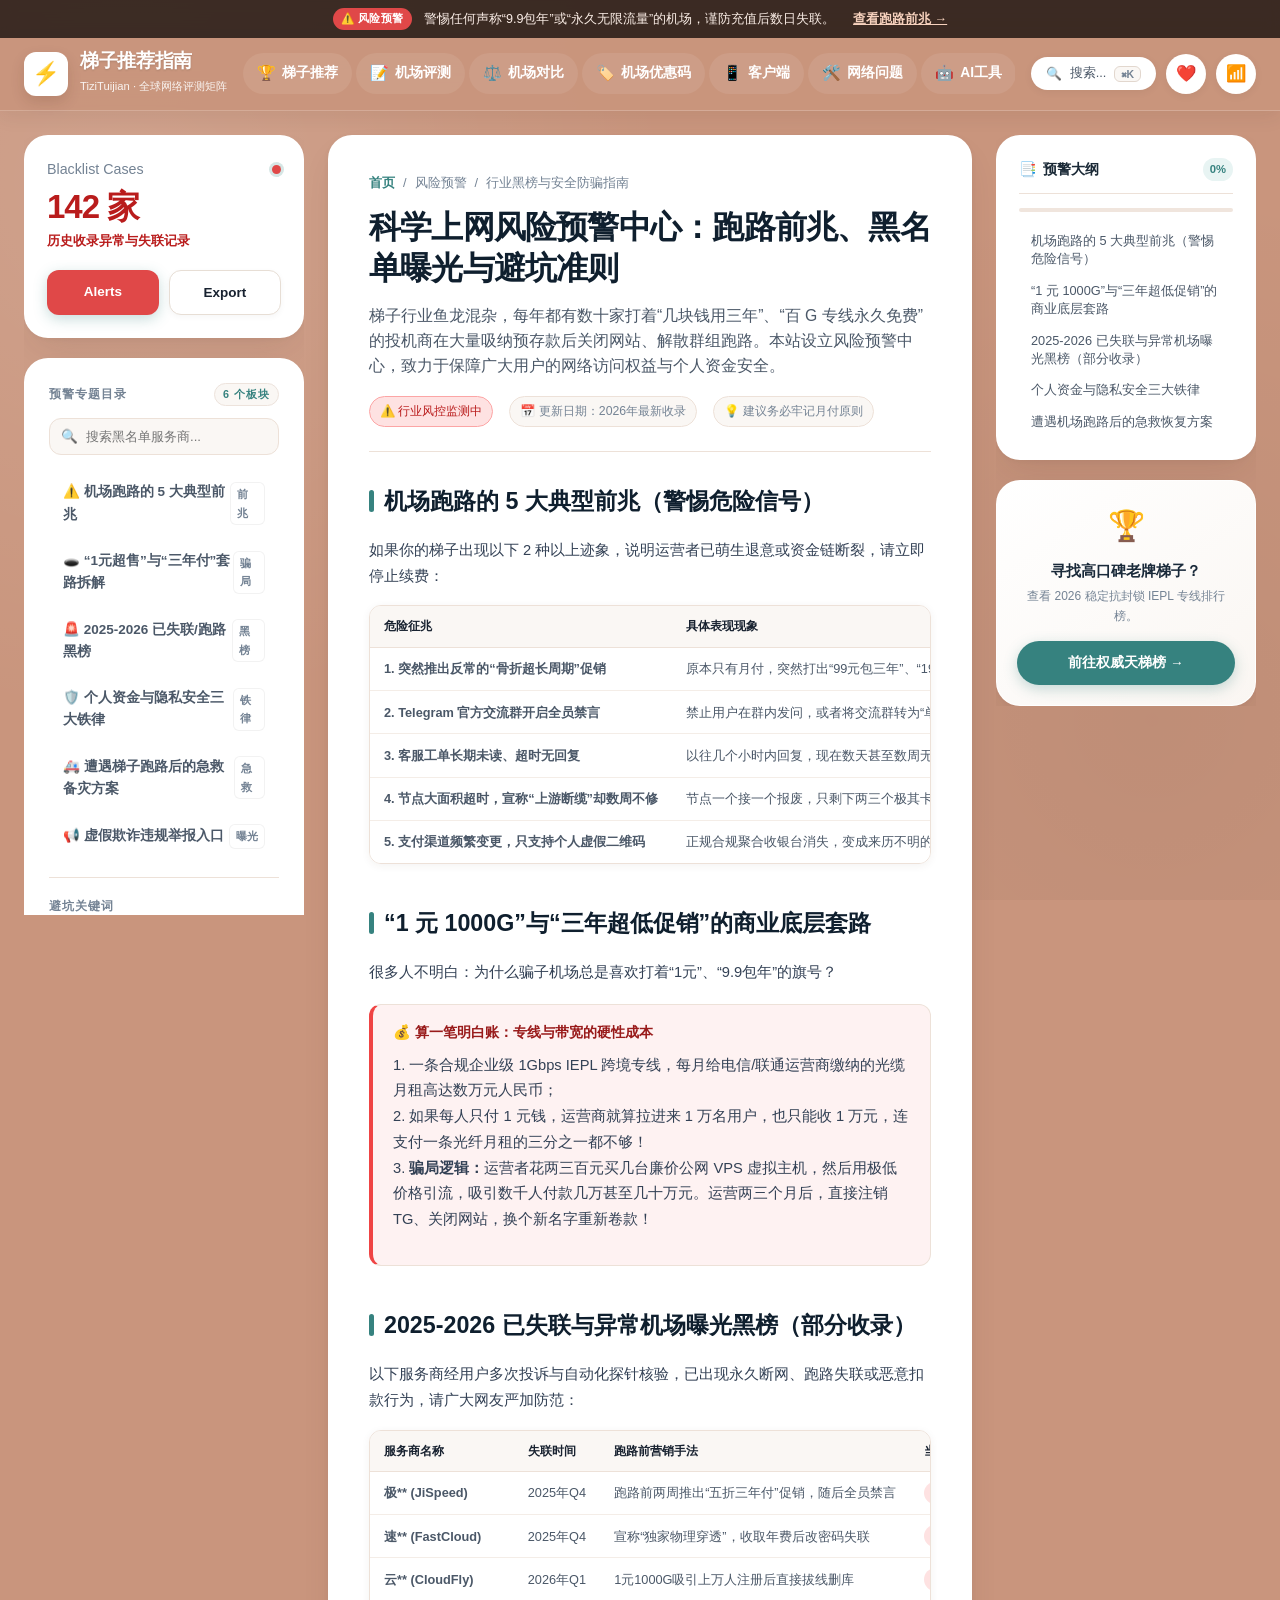
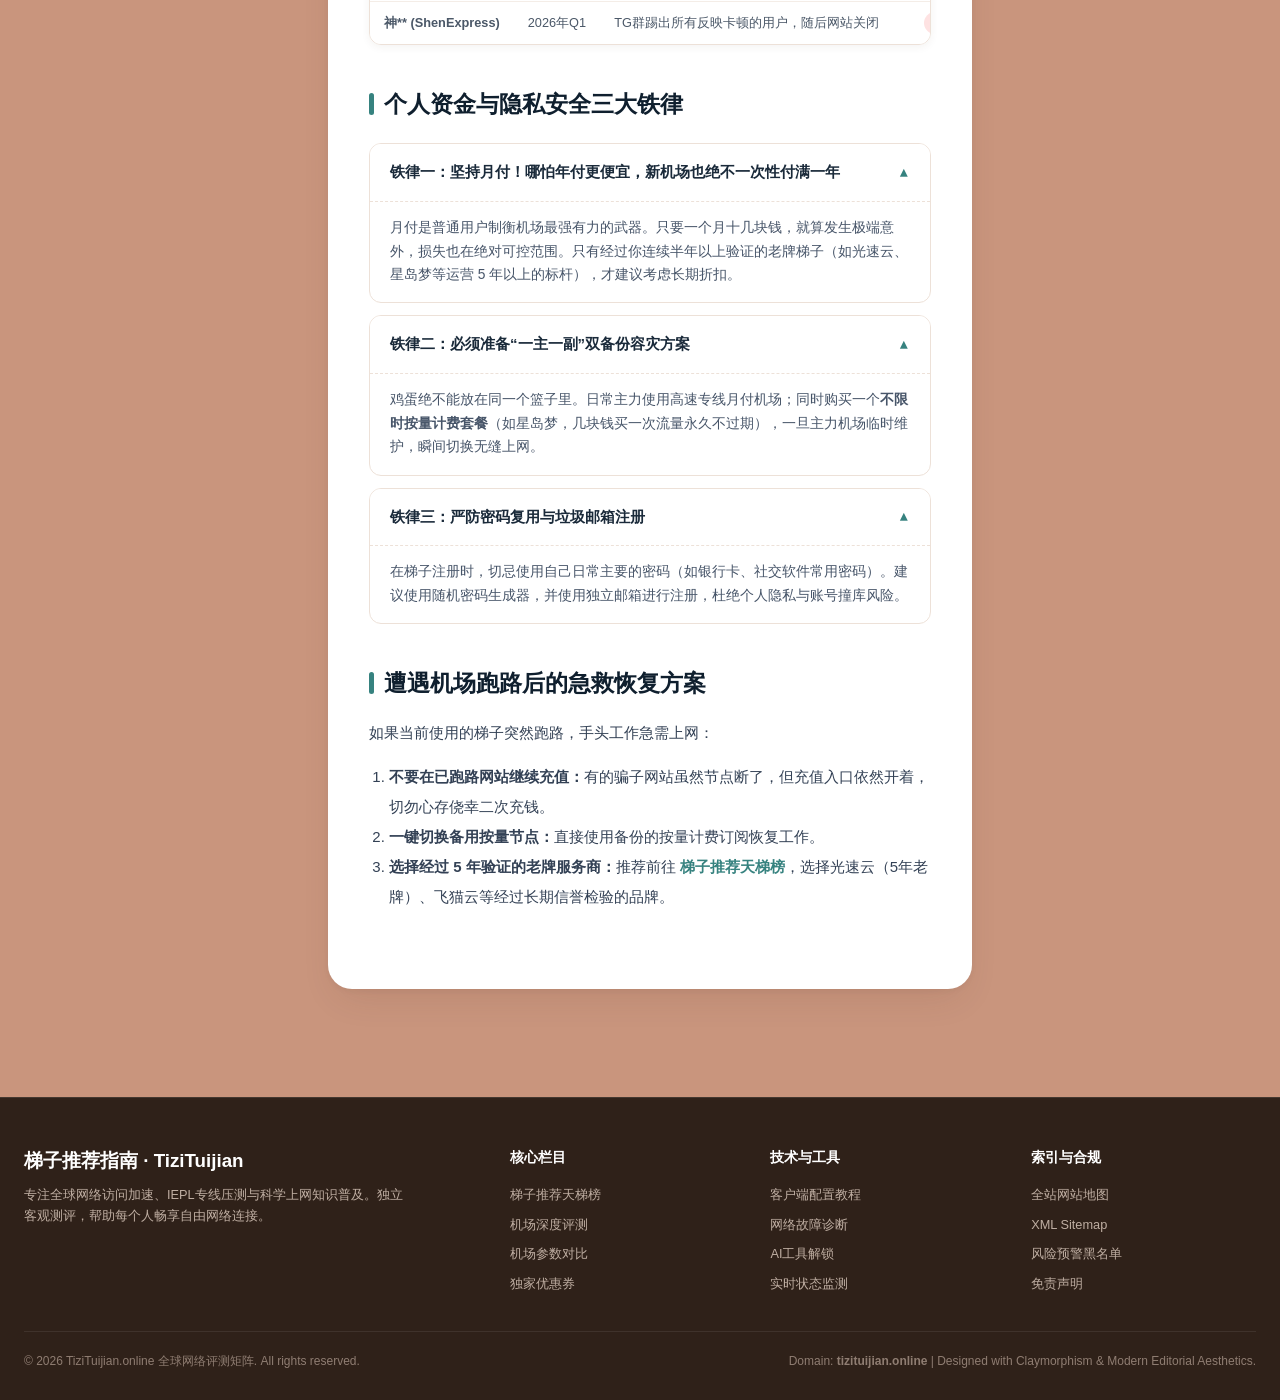
<file: risk.html>
<!DOCTYPE html>
<html lang="zh-CN">
<head>
  <meta charset="UTF-8">
  <meta name="viewport" content="width=device-width, initial-scale=1.0">
  <title>风险预警 | 科学上网防骗防踩坑指南与跑路机场黑榜曝光 (2026最新)</title>
  <meta name="keywords" content="跑路机场, 机场黑名单, 科学上网防骗, 梯子风险预警, 便宜机场陷阱">
  <link rel="canonical" href="https://tizituijian.online/risk.html">

  <!-- Open Graph / SEO -->
  <meta property="og:site_name" content="梯子推荐指南 · TiziTuijian">
  <meta property="og:type" content="article">
  <meta property="og:title" content="风险预警 | 科学上网防骗防踩坑指南与跑路机场黑榜曝光">
  <meta property="og:description" content="科学上网风险预警中心。曝光已跑路机场黑名单，深度拆解卷款套路，提供隐私安全与资金防损准则。">
  <meta property="og:url" content="https://tizituijian.online/risk.html">
  <meta property="og:locale" content="zh_CN">

  <!-- Twitter Card -->
  <meta name="twitter:card" content="summary_large_image">
  <meta name="twitter:title" content="科学上网防骗防踩坑与跑路机场黑名单曝光">
  <meta name="twitter:description" content="揭秘超低价年付陷阱与跑路前兆特征，保护资金与隐私安全。">

  <!-- GEO & Regional SEO Meta Tags -->
  <meta name="geo.region" content="HK">
  <meta name="geo.placename" content="Hong Kong">
  <meta name="geo.position" content="22.3193;114.1694">
  <meta name="ICBM" content="22.3193, 114.1694">
  <meta http-equiv="content-language" content="zh-CN">

  <!-- JSON-LD Structured Data (GEO & Schema.org) -->
  <script type="application/ld+json">
  {
    "@context": "https://schema.org",
    "@type": "WebPage",
    "name": "科学上网防骗防踩坑指南与跑路机场黑榜曝光",
    "url": "https://tizituijian.online/risk.html",
    "description": "科学上网选购风险预警、跑路套路曝光与消费者避坑指南",
    "isPartOf": {
      "@type": "WebSite",
      "name": "梯子推荐指南",
      "url": "https://tizituijian.online/"
    },
    "breadcrumb": {
      "@type": "BreadcrumbList",
      "itemListElement": [
        {
          "@type": "ListItem",
          "position": 1,
          "name": "首页",
          "item": "https://tizituijian.online/"
        },
        {
          "@type": "ListItem",
          "position": 2,
          "name": "风险预警",
          "item": "https://tizituijian.online/risk.html"
        }
      ]
    }
  }
  </script>

  <link rel="stylesheet" href="css/style.css">
</head>
<body>

  <!-- Top Announcement Banner -->
  <div class="top-notice-bar">
    <span class="notice-tag" style="background:#e04848;">⚠️ 风险预警</span>
    <span>警惕任何声称“9.9包年”或“永久无限流量”的机场，谨防充值后数日失联。</span>
    <a href="#warning-signs" class="notice-link">查看跑路前兆 →</a>
  </div>

  <!-- Header Navigation -->
  <header class="site-header">
    <div class="header-container">
      <a href="index.html" class="logo-area">
        <div class="logo-badge">⚡</div>
        <div class="brand-text">
          <h1>梯子推荐指南</h1>
          <span class="brand-sub">TiziTuijian · 全球网络评测矩阵</span>
        </div>
      </a>

      <!-- 9 Main Nav Tabs -->
      <nav class="main-nav">
        <a href="index.html" class="nav-link"><span class="nav-icon">🏆</span>梯子推荐</a>
        <a href="reviews.html" class="nav-link"><span class="nav-icon">📝</span>机场评测</a>
        <a href="compare.html" class="nav-link"><span class="nav-icon">⚖️</span>机场对比</a>
        <a href="coupons.html" class="nav-link"><span class="nav-icon">🏷️</span>机场优惠码</a>
        <a href="clients.html" class="nav-link"><span class="nav-icon">📱</span>客户端</a>
        <a href="network.html" class="nav-link"><span class="nav-icon">🛠️</span>网络问题</a>
        <a href="ai-tools.html" class="nav-link"><span class="nav-icon">🤖</span>AI工具</a>
        <a href="status.html" class="nav-link"><span class="nav-icon">📊</span>机场状态</a>
        <a href="risk.html" class="nav-link active"><span class="nav-icon">⚠️</span>风险预警</a>
      </nav>

      <div class="header-actions">
        <button class="search-btn" id="searchBtn" title="搜索全站 (Ctrl + K)">
          <span>🔍</span>
          <span>搜索...</span>
          <span class="search-shortcut">⌘K</span>
        </button>
        <button class="icon-pill-btn" title="收藏夹" onclick="showToast('已加入浏览器收藏夹 (Ctrl+D)')">❤️</button>
        <button class="icon-pill-btn" title="状态监控" onclick="location.href='status.html'">📶</button>
        <button class="mobile-menu-btn" id="mobileMenuBtn">☰</button>
      </div>
    </div>
  </header>

  <!-- 3-Column Layout Container -->
  <main class="layout-wrapper">
    <div class="three-column-grid">

      <!-- LEFT COLUMN: Directory & Widgets -->
      <aside class="sidebar-left">
        
        <!-- Image 1 Inspired Views Stats Widget -->
        <div class="views-widget">
          <div class="views-widget-header">
            <span class="views-label">Blacklist Cases</span>
            <span class="views-dot" style="background:#e04848;" title="风控预警库"></span>
          </div>
          <div class="views-count" style="color:#b91c1c;">142 家</div>
          <span class="views-change" style="color:#b91c1c;">历史收录异常与失联记录</span>
          <div class="widget-btn-group">
            <a href="risk.html" class="btn-teal" style="background:#e04848;">Alerts</a>
            <button class="btn-white" onclick="showToast('风险黑名单已下载')">Export</button>
          </div>
        </div>

        <div class="clay-card">
          <div class="sidebar-title">
            <span>预警专题目录</span>
            <span class="sidebar-badge-count">6 个板块</span>
          </div>

          <div class="sidebar-search-box">
            <span class="sidebar-search-icon">🔍</span>
            <input type="text" placeholder="搜索黑名单服务商..." id="sidebarDirSearch">
          </div>

          <ul class="nav-directory-list">
            <li class="nav-dir-item active">
              <a href="#warning-signs">
                <span>⚠️ 机场跑路的 5 大典型前兆</span>
                <span class="nav-dir-count">前兆</span>
              </a>
            </li>
            <li class="nav-dir-item">
              <a href="#cheap-scam">
                <span>🕳️ “1元超售”与“三年付”套路拆解</span>
                <span class="nav-dir-count">骗局</span>
              </a>
            </li>
            <li class="nav-dir-item">
              <a href="#blacklist-table">
                <span>🚨 2025-2026 已失联/跑路黑榜</span>
                <span class="nav-dir-count">黑榜</span>
              </a>
            </li>
            <li class="nav-dir-item">
              <a href="#safety-rules">
                <span>🛡️ 个人资金与隐私安全三大铁律</span>
                <span class="nav-dir-count">铁律</span>
              </a>
            </li>
            <li class="nav-dir-item">
              <a href="#emergency-plan">
                <span>🚑 遭遇梯子跑路后的急救备灾方案</span>
                <span class="nav-dir-count">急救</span>
              </a>
            </li>
            <li class="nav-dir-item">
              <a href="#report-channel">
                <span>📢 虚假欺诈违规举报入口</span>
                <span class="nav-dir-count">曝光</span>
              </a>
            </li>
          </ul>

          <div class="sidebar-divider"></div>

          <div class="sidebar-title">
            <span>避坑关键词</span>
          </div>
          <div class="quick-tags">
            <span class="tag-item" style="color:#b91c1c;font-weight:700;">月付防跑路</span>
            <span class="tag-item">绝不买三年付</span>
            <span class="tag-item">拒绝纯公网超售</span>
            <span class="tag-item">备份按量节点</span>
          </div>
        </div>
      </aside>

      <!-- MIDDLE COLUMN: Main Content -->
      <section class="main-content">
        <article class="content-card">
          
          <div class="article-header">
            <div class="breadcrumb-nav">
              <a href="index.html">首页</a>
              <span>/</span>
              <span>风险预警</span>
              <span>/</span>
              <span>行业黑榜与安全防骗指南</span>
            </div>
            <h1 class="article-title">科学上网风险预警中心：跑路前兆、黑名单曝光与避坑准则</h1>
            <p class="article-lead">
              梯子行业鱼龙混杂，每年都有数十家打着“几块钱用三年”、“百 G 专线永久免费”的投机商在大量吸纳预存款后关闭网站、解散群组跑路。本站设立风险预警中心，致力于保障广大用户的网络访问权益与个人资金安全。
            </p>
            <div class="meta-row">
              <span class="meta-chip verified" style="background:#fee2e2;color:#b91c1c;border-color:#fca5a5;">⚠️ 行业风控监测中</span>
              <span class="meta-chip">📅 更新日期：2026年最新收录</span>
              <span class="meta-chip">💡 建议务必牢记月付原则</span>
            </div>
          </div>

          <div class="content-body">
            
            <!-- SECTION 1: Warning signs -->
            <section id="warning-signs">
              <h2>机场跑路的 5 大典型前兆（警惕危险信号）</h2>
              <p>如果你的梯子出现以下 2 种以上迹象，说明运营者已萌生退意或资金链断裂，请立即停止续费：</p>

              <div class="data-table-wrapper">
                <table class="matrix-table">
                  <thead>
                    <tr>
                      <th>危险征兆</th>
                      <th>具体表现现象</th>
                      <th>危险等级</th>
                    </tr>
                  </thead>
                  <tbody>
                    <tr>
                      <td><strong>1. 突然推出反常的“骨折超长周期”促销</strong></td>
                      <td>原本只有月付，突然打出“99元包三年”、“199元永久无限流量”疯狂圈钱</td>
                      <td><span class="tag-badge red">极度危险 (跑路倒计时)</span></td>
                    </tr>
                    <tr>
                      <td><strong>2. Telegram 官方交流群开启全员禁言</strong></td>
                      <td>禁止用户在群内发问，或者将交流群转为“单向只读频道”，删掉所有质疑质问</td>
                      <td><span class="tag-badge red">极度危险</span></td>
                    </tr>
                    <tr>
                      <td><strong>3. 客服工单长期未读、超时无回复</strong></td>
                      <td>以往几个小时内回复，现在数天甚至数周无人理睬</td>
                      <td><span class="tag-badge orange">高风险</span></td>
                    </tr>
                    <tr>
                      <td><strong>4. 节点大面积超时，宣称“上游断缆”却数周不修</strong></td>
                      <td>节点一个接一个报废，只剩下两三个极其卡顿的直连节点苟延残喘</td>
                      <td><span class="tag-badge orange">高风险</span></td>
                    </tr>
                    <tr>
                      <td><strong>5. 支付渠道频繁变更，只支持个人虚假二维码</strong></td>
                      <td>正规合规聚合收银台消失，变成来历不明的个人收款码</td>
                      <td><span class="tag-badge orange">高风险</span></td>
                    </tr>
                  </tbody>
                </table>
              </div>
            </section>

            <!-- SECTION 2: Cheap scam -->
            <section id="cheap-scam">
              <h2>“1 元 1000G”与“三年超低促销”的商业底层套路</h2>
              <p>
                很多人不明白：为什么骗子机场总是喜欢打着“1元”、“9.9包年”的旗号？
              </p>
              <div class="callout-box callout-danger">
                <div class="callout-title">💰 算一笔明白账：专线与带宽的硬性成本</div>
                <p>
                  1. 一条合规企业级 1Gbps IEPL 跨境专线，每月给电信/联通运营商缴纳的光缆月租高达数万元人民币；<br>
                  2. 如果每人只付 1 元钱，运营商就算拉进来 1 万名用户，也只能收 1 万元，连支付一条光纤月租的三分之一都不够！<br>
                  3. <strong>骗局逻辑：</strong>运营者花两三百元买几台廉价公网 VPS 虚拟主机，然后用极低价格引流，吸引数千人付款几万甚至几十万元。运营两三个月后，直接注销 TG、关闭网站，换个新名字重新卷款！
                </p>
              </div>
            </section>

            <!-- SECTION 3: Blacklist Table -->
            <section id="blacklist-table">
              <h2>2025-2026 已失联与异常机场曝光黑榜（部分收录）</h2>
              <p>以下服务商经用户多次投诉与自动化探针核验，已出现永久断网、跑路失联或恶意扣款行为，请广大网友严加防范：</p>

              <div class="data-table-wrapper">
                <table class="matrix-table">
                  <thead>
                    <tr>
                      <th>服务商名称</th>
                      <th>失联时间</th>
                      <th>跑路前营销手法</th>
                      <th>当前状态</th>
                    </tr>
                  </thead>
                  <tbody>
                    <tr>
                      <td><strong>极** (JiSpeed)</strong></td>
                      <td>2025年Q4</td>
                      <td>跑路前两周推出“五折三年付”促销，随后全员禁言</td>
                      <td><span class="tag-badge red">已关站失联</span></td>
                    </tr>
                    <tr>
                      <td><strong>速** (FastCloud)</strong></td>
                      <td>2025年Q4</td>
                      <td>宣称“独家物理穿透”，收取年费后改密码失联</td>
                      <td><span class="tag-badge red">域名已出售</span></td>
                    </tr>
                    <tr>
                      <td><strong>云** (CloudFly)</strong></td>
                      <td>2026年Q1</td>
                      <td>1元1000G吸引上万人注册后直接拔线删库</td>
                      <td><span class="tag-badge red">全节点超时</span></td>
                    </tr>
                    <tr>
                      <td><strong>神** (ShenExpress)</strong></td>
                      <td>2026年Q1</td>
                      <td>TG群踢出所有反映卡顿的用户，随后网站关闭</td>
                      <td><span class="tag-badge red">已跑路</span></td>
                    </tr>
                  </tbody>
                </table>
              </div>
            </section>

            <!-- SECTION 4: Safety Rules -->
            <section id="safety-rules">
              <h2>个人资金与隐私安全三大铁律</h2>
              <div class="faq-accordion">
                <div class="faq-item open">
                  <div class="faq-header">
                    <span>铁律一：坚持月付！哪怕年付更便宜，新机场也绝不一次性付满一年</span>
                    <span class="faq-icon">▼</span>
                  </div>
                  <div class="faq-body">
                    月付是普通用户制衡机场最强有力的武器。只要一个月十几块钱，就算发生极端意外，损失也在绝对可控范围。只有经过你连续半年以上验证的老牌梯子（如光速云、星岛梦等运营 5 年以上的标杆），才建议考虑长期折扣。
                  </div>
                </div>

                <div class="faq-item open">
                  <div class="faq-header">
                    <span>铁律二：必须准备“一主一副”双备份容灾方案</span>
                    <span class="faq-icon">▼</span>
                  </div>
                  <div class="faq-body">
                    鸡蛋绝不能放在同一个篮子里。日常主力使用高速专线月付机场；同时购买一个<strong>不限时按量计费套餐</strong>（如星岛梦，几块钱买一次流量永久不过期），一旦主力机场临时维护，瞬间切换无缝上网。
                  </div>
                </div>

                <div class="faq-item open">
                  <div class="faq-header">
                    <span>铁律三：严防密码复用与垃圾邮箱注册</span>
                    <span class="faq-icon">▼</span>
                  </div>
                  <div class="faq-body">
                    在梯子注册时，切忌使用自己日常主要的密码（如银行卡、社交软件常用密码）。建议使用随机密码生成器，并使用独立邮箱进行注册，杜绝个人隐私与账号撞库风险。
                  </div>
                </div>
              </div>
            </section>

            <!-- SECTION 5: Emergency Plan -->
            <section id="emergency-plan">
              <h2>遭遇机场跑路后的急救恢复方案</h2>
              <p>如果当前使用的梯子突然跑路，手头工作急需上网：</p>
              <ol style="margin-left: 20px; line-height: 2; margin-bottom: 20px; color: #334155;">
                <li><strong>不要在已跑路网站继续充值：</strong>有的骗子网站虽然节点断了，但充值入口依然开着，切勿心存侥幸二次充钱。</li>
                <li><strong>一键切换备用按量节点：</strong>直接使用备份的按量计费订阅恢复工作。</li>
                <li><strong>选择经过 5 年验证的老牌服务商：</strong>推荐前往 <a href="index.html" style="color:var(--color-teal);font-weight:700;">梯子推荐天梯榜</a>，选择光速云（5年老牌）、飞猫云等经过长期信誉检验的品牌。</li>
              </ol>
            </section>

          </div>
        </article>
      </section>

      <!-- RIGHT COLUMN: Outline / Table of Contents -->
      <aside class="sidebar-right">
        
        <div class="toc-card">
          <div class="toc-header">
            <div class="toc-title">
              <span>📑</span>
              <span>预警大纲</span>
            </div>
            <span class="reading-percent" id="readingPercent">0%</span>
          </div>

          <div class="reading-progress-track">
            <div class="reading-progress-bar" id="readingProgress"></div>
          </div>

          <ul class="toc-list" id="tocList">
            <!-- Dynamic generated by JS -->
          </ul>
        </div>

        <div class="quick-helper-card">
          <div class="helper-icon">🏆</div>
          <div class="helper-title">寻找高口碑老牌梯子？</div>
          <div class="helper-desc">查看 2026 稳定抗封锁 IEPL 专线排行榜。</div>
          <a href="index.html" class="btn-teal btn-pill" style="width: 100%; box-sizing: border-box;">前往权威天梯榜 →</a>
        </div>

      </aside>

    </div>
  </main>

  <button class="back-to-top" id="backToTop" title="返回顶部">↑</button>

  <!-- Search Modal -->
  <div class="search-modal-backdrop" id="searchModal">
    <div class="search-modal-content">
      <div class="search-modal-input-wrap">
        <span>🔍</span>
        <input type="text" class="search-modal-input" id="searchInput" placeholder="搜索梯子、评测、优惠码或客户端教程...">
        <button id="searchClose" style="background:none;border:none;cursor:pointer;font-size:1.2rem;color:#888;">✕</button>
      </div>
      <div class="search-modal-results">
        <a href="risk.html" class="search-result-item">
          <div class="search-res-title">⚠️ 跑路预警与防踩坑黑名单</div>
          <div class="search-res-snippet">识别低价超售陷阱、虚假不限流量骗局与安全防护准则</div>
        </a>
      </div>
    </div>
  </div>

  <!-- Footer -->
  <footer class="site-footer">
    <div class="footer-container">
      <div class="footer-brand">
        <h4>梯子推荐指南 · TiziTuijian</h4>
        <p>专注全球网络访问加速、IEPL专线压测与科学上网知识普及。独立客观测评，帮助每个人畅享自由网络连接。</p>
      </div>
      <div class="footer-col">
        <h5>核心栏目</h5>
        <ul class="footer-links">
          <li><a href="index.html">梯子推荐天梯榜</a></li>
          <li><a href="reviews.html">机场深度评测</a></li>
          <li><a href="compare.html">机场参数对比</a></li>
          <li><a href="coupons.html">独家优惠券</a></li>
        </ul>
      </div>
      <div class="footer-col">
        <h5>技术与工具</h5>
        <ul class="footer-links">
          <li><a href="clients.html">客户端配置教程</a></li>
          <li><a href="network.html">网络故障诊断</a></li>
          <li><a href="ai-tools.html">AI工具解锁</a></li>
          <li><a href="status.html">实时状态监测</a></li>
        </ul>
      </div>
      <div class="footer-col">
        <h5>索引与合规</h5>
        <ul class="footer-links">
          <li><a href="sitemap.html">全站网站地图</a></li>
          <li><a href="sitemap.xml" target="_blank">XML Sitemap</a></li>
          <li><a href="risk.html">风险预警黑名单</a></li>
          <li><a href="javascript:void(0)" onclick="showToast('本站仅供技术学习交流与网络科研')">免责声明</a></li>
        </ul>
      </div>
    </div>
    <div class="footer-bottom">
      <div>© 2026 TiziTuijian.online 全球网络评测矩阵. All rights reserved.</div>
      <div>Domain: <a href="https://tizituijian.online" style="color:inherit;font-weight:bold;">tizituijian.online</a> | Designed with Claymorphism &amp; Modern Editorial Aesthetics.</div>
    </div>
  </footer>

  <script src="js/main.js"></script>
</body>
</html>
</file>
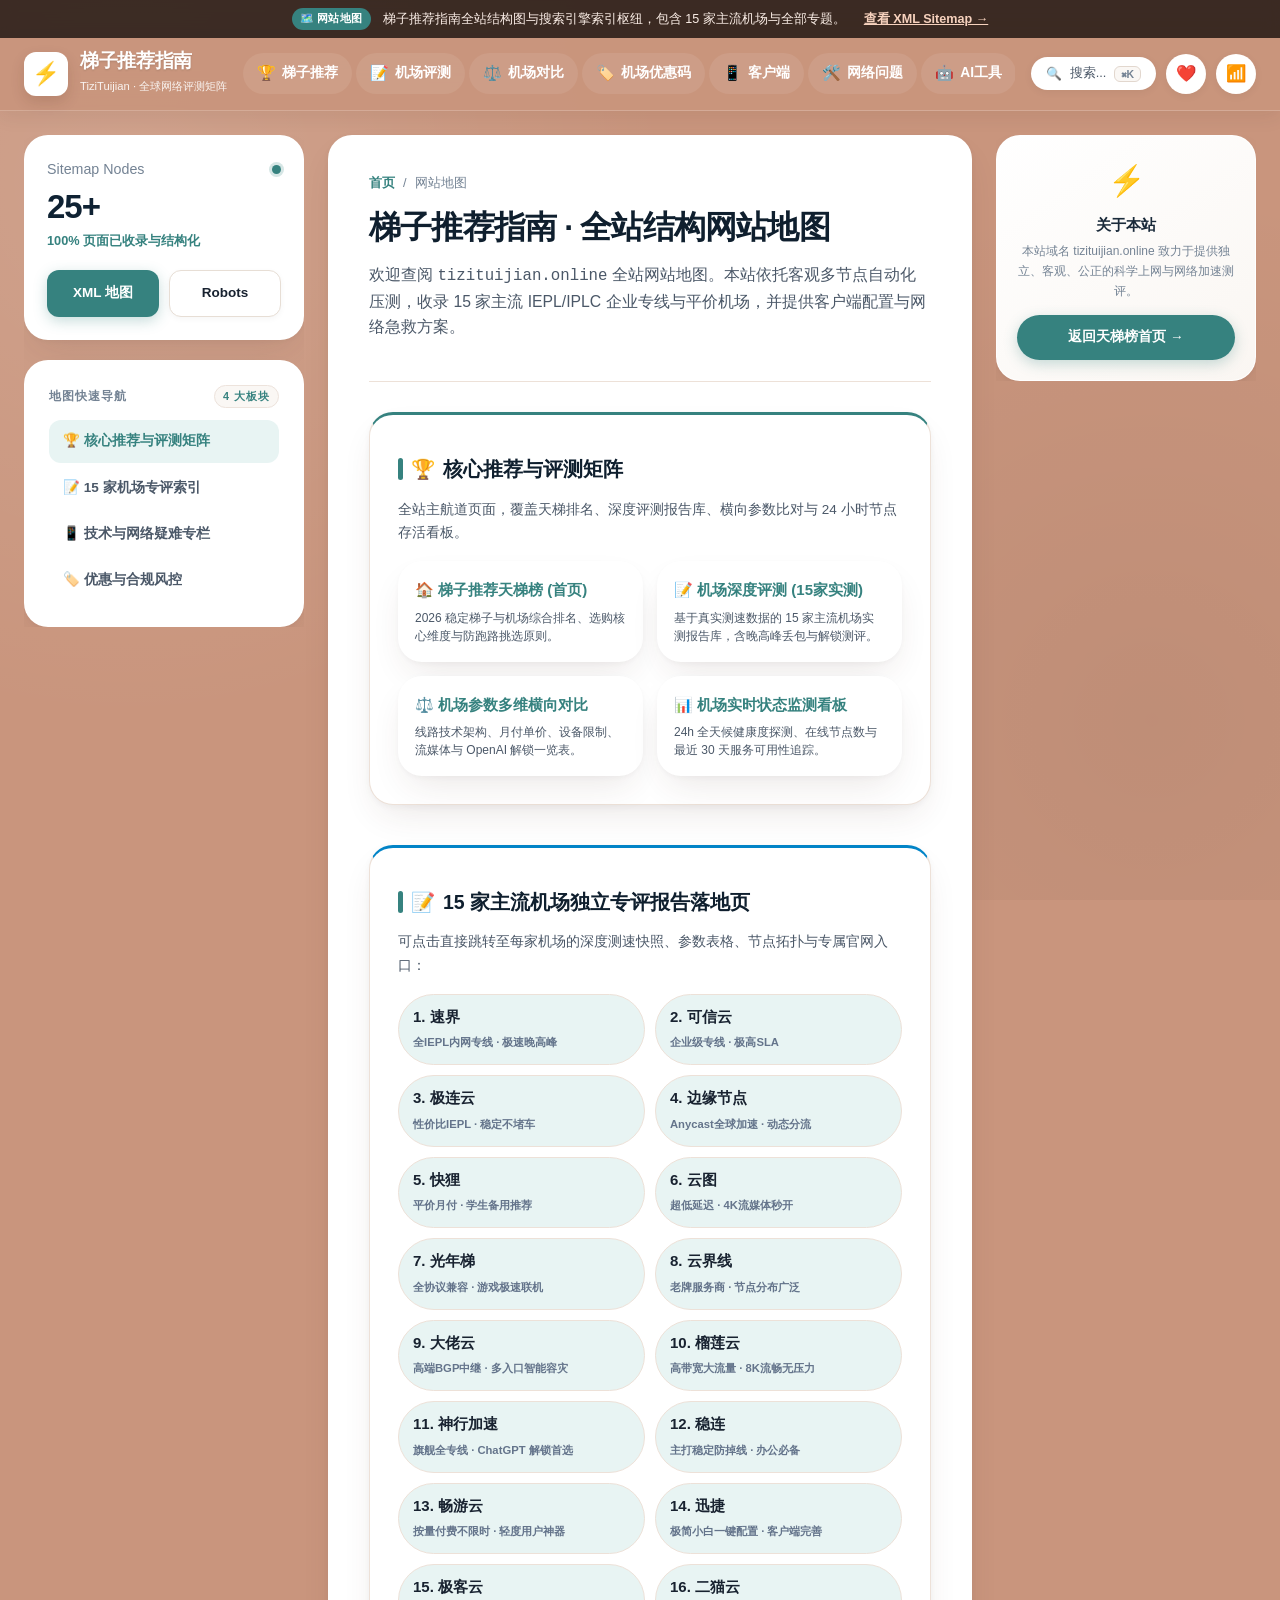
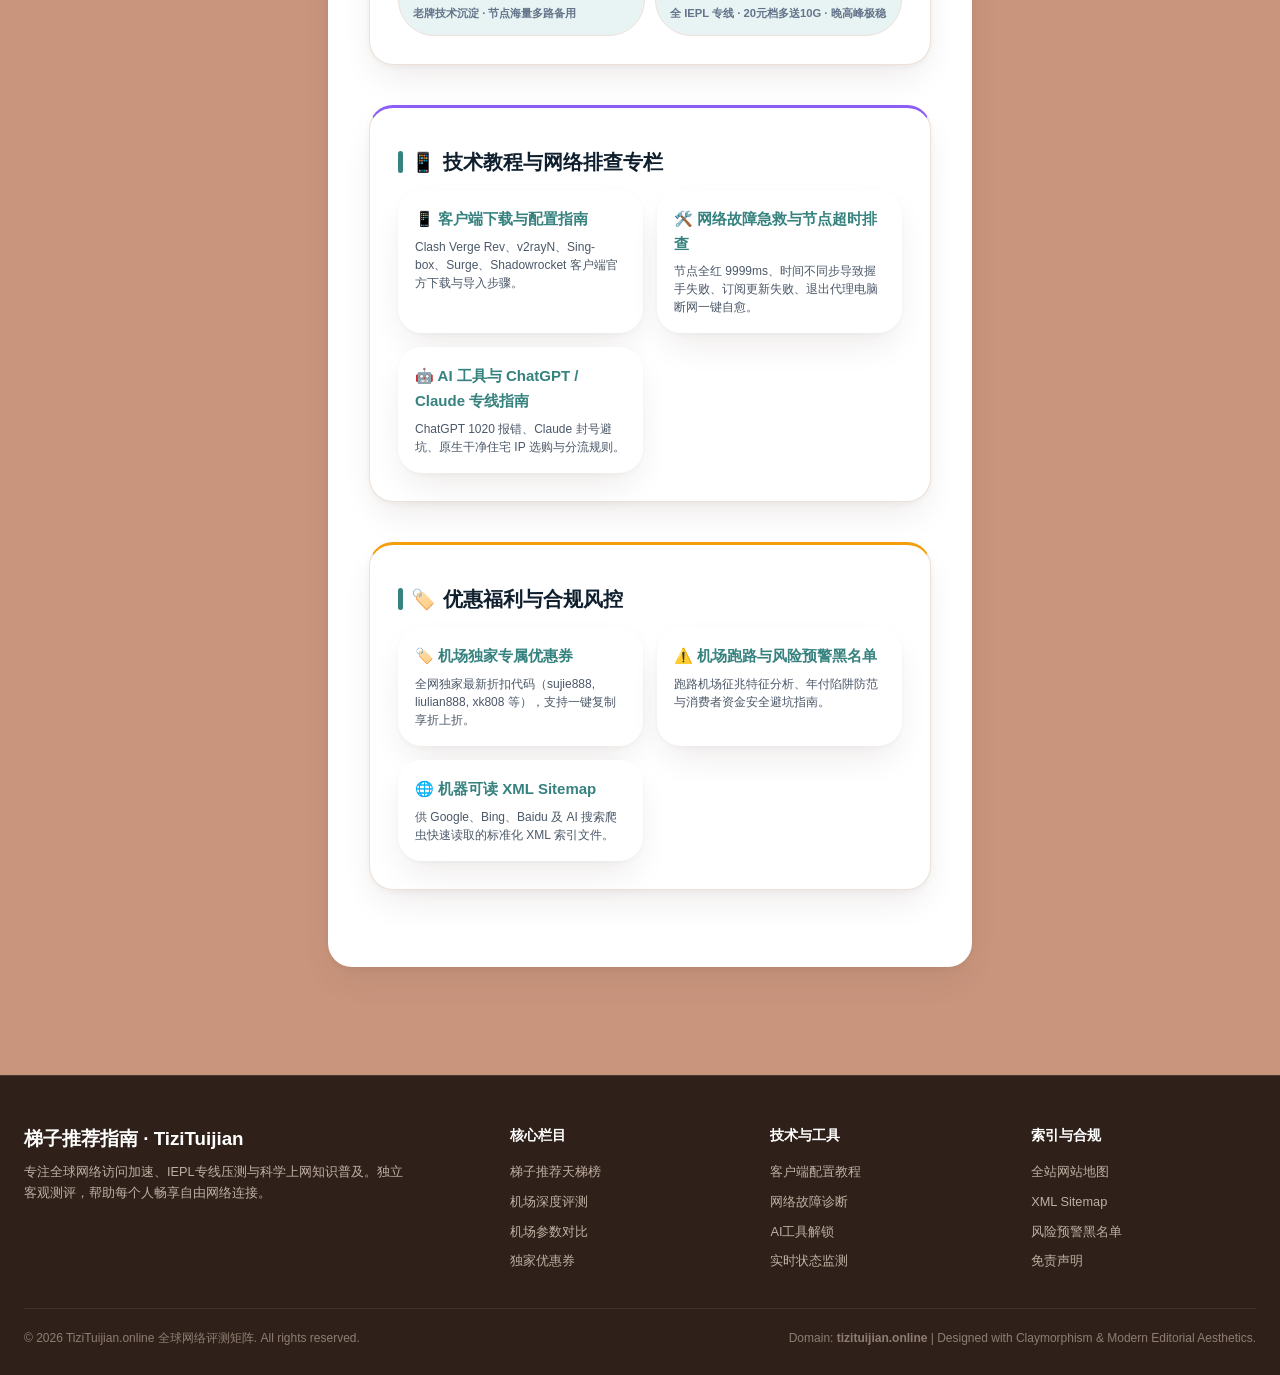
<file: sitemap.html>
<!DOCTYPE html>
<html lang="zh-CN">
<head>
  <meta charset="UTF-8">
  <meta name="viewport" content="width=device-width, initial-scale=1.0">
  <title>网站地图 (HTML Sitemap) | 梯子推荐指南 - tizituijian.online</title>
  <meta name="description" content="梯子推荐指南(tizituijian.online)全站网站地图与结构导航。涵盖2026梯子天梯榜、15家主流机场深度评测报告、横向对比矩阵、优惠码、客户端配置、网络故障诊断与AI工具解锁全站索引。">
  <meta name="keywords" content="网站地图, sitemap, 梯子推荐网站地图, 机场评测目录, 科学上网导航, tizituijian.online">
  <link rel="canonical" href="https://tizituijian.online/sitemap.html">
  
  <!-- Open Graph / SEO -->
  <meta property="og:site_name" content="梯子推荐指南 · TiziTuijian">
  <meta property="og:type" content="website">
  <meta property="og:title" content="网站地图 (HTML Sitemap) | 梯子推荐指南">
  <meta property="og:description" content="全站结构导航与页面索引，涵盖天梯榜、15家机场报告、客户端、网络故障排查与优惠券。">
  <meta property="og:url" content="https://tizituijian.online/sitemap.html">
  <meta property="og:locale" content="zh_CN">
  
  <!-- Twitter Card -->
  <meta name="twitter:card" content="summary">
  <meta name="twitter:title" content="网站地图 | 梯子推荐指南 - tizituijian.online">
  <meta name="twitter:description" content="梯子推荐指南全站结构索引与落地页导航。">

  <!-- GEO & Regional SEO Meta Tags -->
  <meta name="geo.region" content="HK">
  <meta name="geo.placename" content="Hong Kong">
  <meta name="geo.position" content="22.3193;114.1694">
  <meta name="ICBM" content="22.3193, 114.1694">
  <meta http-equiv="content-language" content="zh-CN">

  <!-- JSON-LD Structured Data for Schema.org -->
  <script type="application/ld+json">
  {
    "@context": "https://schema.org",
    "@type": "WebPage",
    "name": "网站地图 (HTML Sitemap)",
    "url": "https://tizituijian.online/sitemap.html",
    "description": "梯子推荐指南全站结构索引与页面总览",
    "isPartOf": {
      "@type": "WebSite",
      "name": "梯子推荐指南",
      "url": "https://tizituijian.online/"
    },
    "breadcrumb": {
      "@type": "BreadcrumbList",
      "itemListElement": [
        {
          "@type": "ListItem",
          "position": 1,
          "name": "首页",
          "item": "https://tizituijian.online/"
        },
        {
          "@type": "ListItem",
          "position": 2,
          "name": "网站地图",
          "item": "https://tizituijian.online/sitemap.html"
        }
      ]
    }
  }
  </script>

  <link rel="stylesheet" href="css/style.css">
</head>
<body>

  <!-- Top Announcement Banner -->
  <div class="top-notice-bar">
    <span class="notice-tag">🗺️ 网站地图</span>
    <span>梯子推荐指南全站结构图与搜索引擎索引枢纽，包含 15 家主流机场与全部专题。</span>
    <a href="sitemap.xml" class="notice-link" target="_blank">查看 XML Sitemap →</a>
  </div>

  <!-- Header Navigation -->
  <header class="site-header">
    <div class="header-container">
      <a href="index.html" class="logo-area">
        <div class="logo-badge">⚡</div>
        <div class="brand-text">
          <h1>梯子推荐指南</h1>
          <span class="brand-sub">TiziTuijian · 全球网络评测矩阵</span>
        </div>
      </a>

      <!-- 9 Main Nav Tabs -->
      <nav class="main-nav">
        <a href="index.html" class="nav-link"><span class="nav-icon">🏆</span>梯子推荐</a>
        <a href="reviews.html" class="nav-link"><span class="nav-icon">📝</span>机场评测</a>
        <a href="compare.html" class="nav-link"><span class="nav-icon">⚖️</span>机场对比</a>
        <a href="coupons.html" class="nav-link"><span class="nav-icon">🏷️</span>机场优惠码</a>
        <a href="clients.html" class="nav-link"><span class="nav-icon">📱</span>客户端</a>
        <a href="network.html" class="nav-link"><span class="nav-icon">🛠️</span>网络问题</a>
        <a href="ai-tools.html" class="nav-link"><span class="nav-icon">🤖</span>AI工具</a>
        <a href="status.html" class="nav-link"><span class="nav-icon">📊</span>机场状态</a>
        <a href="risk.html" class="nav-link"><span class="nav-icon">⚠️</span>风险预警</a>
      </nav>

      <div class="header-actions">
        <button class="search-btn" id="searchBtn" title="搜索全站 (Ctrl + K)">
          <span>🔍</span>
          <span>搜索...</span>
          <span class="search-shortcut">⌘K</span>
        </button>
        <button class="icon-pill-btn" title="收藏夹" onclick="showToast('已加入浏览器收藏夹 (Ctrl+D)')">❤️</button>
        <button class="icon-pill-btn" title="状态监控" onclick="location.href='status.html'">📶</button>
        <button class="mobile-menu-btn" id="mobileMenuBtn">☰</button>
      </div>
    </div>
  </header>

  <!-- Main Content Layout -->
  <main class="layout-wrapper">
    <div class="three-column-grid">

      <!-- LEFT COLUMN: Directory & Stats -->
      <aside class="sidebar-left">
        <div class="views-widget">
          <div class="views-widget-header">
            <span class="views-label">Sitemap Nodes</span>
            <span class="views-dot" title="全站地图健康"></span>
          </div>
          <div class="views-count">25+</div>
          <span class="views-change">100% 页面已收录与结构化</span>
          <div class="widget-btn-group">
            <a href="sitemap.xml" class="btn-teal" target="_blank">XML 地图</a>
            <a href="robots.txt" class="btn-white" target="_blank">Robots</a>
          </div>
        </div>

        <div class="clay-card">
          <div class="sidebar-title">
            <span>地图快速导航</span>
            <span class="sidebar-badge-count">4 大板块</span>
          </div>
          <ul class="nav-directory-list">
            <li class="nav-dir-item active">
              <a href="#core-sections"><span>🏆 核心推荐与评测矩阵</span></a>
            </li>
            <li class="nav-dir-item">
              <a href="#airport-reviews"><span>📝 15 家机场专评索引</span></a>
            </li>
            <li class="nav-dir-item">
              <a href="#tech-guides"><span>📱 技术与网络疑难专栏</span></a>
            </li>
            <li class="nav-dir-item">
              <a href="#compliance-coupons"><span>🏷️ 优惠与合规风控</span></a>
            </li>
          </ul>
        </div>
      </aside>

      <!-- MIDDLE COLUMN: Sitemap Grid Cards -->
      <section class="main-content">
        <article class="content-card">
          
          <div class="article-header">
            <div class="breadcrumb-nav">
              <a href="index.html">首页</a>
              <span>/</span>
              <span>网站地图</span>
            </div>
            <h1 class="article-title">梯子推荐指南 · 全站结构网站地图</h1>
            <p class="article-lead">
              欢迎查阅 <code>tizituijian.online</code> 全站网站地图。本站依托客观多节点自动化压测，收录 15 家主流 IEPL/IPLC 企业专线与平价机场，并提供客户端配置与网络急救方案。
            </p>
          </div>

          <div class="content-body">
            
            <!-- SECTION 1: Core Navigation Pages -->
            <section id="core-sections" class="airport-review-item" style="border-top: 3px solid var(--color-teal);">
              <h2 style="font-size: 1.3rem; margin-bottom: 12px; display: flex; align-items: center; gap: 8px;">
                <span>🏆</span> 核心推荐与评测矩阵
              </h2>
              <p style="color: var(--color-text-sub); font-size: 0.9rem; margin-bottom: 16px;">
                全站主航道页面，覆盖天梯排名、深度评测报告库、横向参数比对与 24 小时节点存活看板。
              </p>
              
              <div style="display: grid; grid-template-columns: repeat(auto-fit, minmax(240px, 1fr)); gap: 14px;">
                <div class="clay-card" style="padding: 16px; margin: 0; background: #fff;">
                  <h4 style="margin-bottom: 6px;"><a href="index.html" style="color:var(--color-teal);font-weight:700;">🏠 梯子推荐天梯榜 (首页)</a></h4>
                  <p style="font-size: 0.8rem; color: var(--color-text-sub); line-height: 1.5; margin: 0;">
                    2026 稳定梯子与机场综合排名、选购核心维度与防跑路挑选原则。
                  </p>
                </div>

                <div class="clay-card" style="padding: 16px; margin: 0; background: #fff;">
                  <h4 style="margin-bottom: 6px;"><a href="reviews.html" style="color:var(--color-teal);font-weight:700;">📝 机场深度评测 (15家实测)</a></h4>
                  <p style="font-size: 0.8rem; color: var(--color-text-sub); line-height: 1.5; margin: 0;">
                    基于真实测速数据的 15 家主流机场实测报告库，含晚高峰丢包与解锁测评。
                  </p>
                </div>

                <div class="clay-card" style="padding: 16px; margin: 0; background: #fff;">
                  <h4 style="margin-bottom: 6px;"><a href="compare.html" style="color:var(--color-teal);font-weight:700;">⚖️ 机场参数多维横向对比</a></h4>
                  <p style="font-size: 0.8rem; color: var(--color-text-sub); line-height: 1.5; margin: 0;">
                    线路技术架构、月付单价、设备限制、流媒体与 OpenAI 解锁一览表。
                  </p>
                </div>

                <div class="clay-card" style="padding: 16px; margin: 0; background: #fff;">
                  <h4 style="margin-bottom: 6px;"><a href="status.html" style="color:var(--color-teal);font-weight:700;">📊 机场实时状态监测看板</a></h4>
                  <p style="font-size: 0.8rem; color: var(--color-text-sub); line-height: 1.5; margin: 0;">
                    24h 全天候健康度探测、在线节点数与最近 30 天服务可用性追踪。
                  </p>
                </div>
              </div>
            </section>

            <!-- SECTION 2: 15 Airport Review Direct Links -->
            <section id="airport-reviews" class="airport-review-item" style="border-top: 3px solid #0284c7;">
              <h2 style="font-size: 1.3rem; margin-bottom: 12px; display: flex; align-items: center; gap: 8px;">
                <span>📝</span> 15 家主流机场独立专评报告落地页
              </h2>
              <p style="color: var(--color-text-sub); font-size: 0.9rem; margin-bottom: 16px;">
                可点击直接跳转至每家机场的深度测速快照、参数表格、节点拓扑与专属官网入口：
              </p>

              <div style="display: grid; grid-template-columns: repeat(auto-fit, minmax(200px, 1fr)); gap: 10px;">
                <a href="review.html?id=speed" class="internal-pill-link" style="padding: 10px 14px; display: block; border: 1px solid var(--color-border);">
                  <strong style="display:block; color:var(--color-text-main);">1. 速界</strong>
                  <span style="font-size: 0.75rem; color:#64748b;">全IEPL内网专线 · 极速晚高峰</span>
                </a>
                <a href="review.html?id=kexin" class="internal-pill-link" style="padding: 10px 14px; display: block; border: 1px solid var(--color-border);">
                  <strong style="display:block; color:var(--color-text-main);">2. 可信云</strong>
                  <span style="font-size: 0.75rem; color:#64748b;">企业级专线 · 极高SLA</span>
                </a>
                <a href="review.html?id=jilian" class="internal-pill-link" style="padding: 10px 14px; display: block; border: 1px solid var(--color-border);">
                  <strong style="display:block; color:var(--color-text-main);">3. 极连云</strong>
                  <span style="font-size: 0.75rem; color:#64748b;">性价比IEPL · 稳定不堵车</span>
                </a>
                <a href="review.html?id=edge" class="internal-pill-link" style="padding: 10px 14px; display: block; border: 1px solid var(--color-border);">
                  <strong style="display:block; color:var(--color-text-main);">4. 边缘节点</strong>
                  <span style="font-size: 0.75rem; color:#64748b;">Anycast全球加速 · 动态分流</span>
                </a>
                <a href="review.html?id=kuaili" class="internal-pill-link" style="padding: 10px 14px; display: block; border: 1px solid var(--color-border);">
                  <strong style="display:block; color:var(--color-text-main);">5. 快狸</strong>
                  <span style="font-size: 0.75rem; color:#64748b;">平价月付 · 学生备用推荐</span>
                </a>
                <a href="review.html?id=yuntu" class="internal-pill-link" style="padding: 10px 14px; display: block; border: 1px solid var(--color-border);">
                  <strong style="display:block; color:var(--color-text-main);">6. 云图</strong>
                  <span style="font-size: 0.75rem; color:#64748b;">超低延迟 · 4K流媒体秒开</span>
                </a>
                <a href="review.html?id=guangnian" class="internal-pill-link" style="padding: 10px 14px; display: block; border: 1px solid var(--color-border);">
                  <strong style="display:block; color:var(--color-text-main);">7. 光年梯</strong>
                  <span style="font-size: 0.75rem; color:#64748b;">全协议兼容 · 游戏极速联机</span>
                </a>
                <a href="review.html?id=yunjie" class="internal-pill-link" style="padding: 10px 14px; display: block; border: 1px solid var(--color-border);">
                  <strong style="display:block; color:var(--color-text-main);">8. 云界线</strong>
                  <span style="font-size: 0.75rem; color:#64748b;">老牌服务商 · 节点分布广泛</span>
                </a>
                <a href="review.html?id=dalao" class="internal-pill-link" style="padding: 10px 14px; display: block; border: 1px solid var(--color-border);">
                  <strong style="display:block; color:var(--color-text-main);">9. 大佬云</strong>
                  <span style="font-size: 0.75rem; color:#64748b;">高端BGP中继 · 多入口智能容灾</span>
                </a>
                <a href="review.html?id=durian" class="internal-pill-link" style="padding: 10px 14px; display: block; border: 1px solid var(--color-border);">
                  <strong style="display:block; color:var(--color-text-main);">10. 榴莲云</strong>
                  <span style="font-size: 0.75rem; color:#64748b;">高带宽大流量 · 8K流畅无压力</span>
                </a>
                <a href="review.html?id=shenxing" class="internal-pill-link" style="padding: 10px 14px; display: block; border: 1px solid var(--color-border);">
                  <strong style="display:block; color:var(--color-text-main);">11. 神行加速</strong>
                  <span style="font-size: 0.75rem; color:#64748b;">旗舰全专线 · ChatGPT 解锁首选</span>
                </a>
                <a href="review.html?id=wenlian" class="internal-pill-link" style="padding: 10px 14px; display: block; border: 1px solid var(--color-border);">
                  <strong style="display:block; color:var(--color-text-main);">12. 稳连</strong>
                  <span style="font-size: 0.75rem; color:#64748b;">主打稳定防掉线 · 办公必备</span>
                </a>
                <a href="review.html?id=changyou" class="internal-pill-link" style="padding: 10px 14px; display: block; border: 1px solid var(--color-border);">
                  <strong style="display:block; color:var(--color-text-main);">13. 畅游云</strong>
                  <span style="font-size: 0.75rem; color:#64748b;">按量付费不限时 · 轻度用户神器</span>
                </a>
                <a href="review.html?id=xunjie" class="internal-pill-link" style="padding: 10px 14px; display: block; border: 1px solid var(--color-border);">
                  <strong style="display:block; color:var(--color-text-main);">14. 迅捷</strong>
                  <span style="font-size: 0.75rem; color:#64748b;">极简小白一键配置 · 客户端完善</span>
                </a>
                <a href="review.html?id=geek" class="internal-pill-link" style="padding: 10px 14px; display: block; border: 1px solid var(--color-border);">
                  <strong style="display:block; color:var(--color-text-main);">15. 极客云</strong>
                  <span style="font-size: 0.75rem; color:#64748b;">老牌技术沉淀 · 节点海量多路备用</span>
                </a>
                <a href="review.html?id=ermao" class="internal-pill-link" style="padding: 10px 14px; display: block; border: 1px solid var(--color-border);">
                  <strong style="display:block; color:var(--color-text-main);">16. 二猫云</strong>
                  <span style="font-size: 0.75rem; color:#64748b;">全 IEPL 专线 · 20元档多送10G · 晚高峰极稳</span>
                </a>
              </div>
            </section>

            <!-- SECTION 3: Technical & Diagnostics -->
            <section id="tech-guides" class="airport-review-item" style="border-top: 3px solid #8b5cf6;">
              <h2 style="font-size: 1.3rem; margin-bottom: 12px; display: flex; align-items: center; gap: 8px;">
                <span>📱</span> 技术教程与网络排查专栏
              </h2>
              <div style="display: grid; grid-template-columns: repeat(auto-fit, minmax(240px, 1fr)); gap: 14px;">
                <div class="clay-card" style="padding: 16px; margin: 0; background: #fff;">
                  <h4 style="margin-bottom: 6px;"><a href="clients.html" style="color:var(--color-teal);font-weight:700;">📱 客户端下载与配置指南</a></h4>
                  <p style="font-size: 0.8rem; color: var(--color-text-sub); line-height: 1.5; margin: 0;">
                    Clash Verge Rev、v2rayN、Sing-box、Surge、Shadowrocket 客户端官方下载与导入步骤。
                  </p>
                </div>

                <div class="clay-card" style="padding: 16px; margin: 0; background: #fff;">
                  <h4 style="margin-bottom: 6px;"><a href="network.html" style="color:var(--color-teal);font-weight:700;">🛠️ 网络故障急救与节点超时排查</a></h4>
                  <p style="font-size: 0.8rem; color: var(--color-text-sub); line-height: 1.5; margin: 0;">
                    节点全红 9999ms、时间不同步导致握手失败、订阅更新失败、退出代理电脑断网一键自愈。
                  </p>
                </div>

                <div class="clay-card" style="padding: 16px; margin: 0; background: #fff;">
                  <h4 style="margin-bottom: 6px;"><a href="ai-tools.html" style="color:var(--color-teal);font-weight:700;">🤖 AI 工具与 ChatGPT / Claude 专线指南</a></h4>
                  <p style="font-size: 0.8rem; color: var(--color-text-sub); line-height: 1.5; margin: 0;">
                    ChatGPT 1020 报错、Claude 封号避坑、原生干净住宅 IP 选购与分流规则。
                  </p>
                </div>
              </div>
            </section>

            <!-- SECTION 4: Coupons & Compliance -->
            <section id="compliance-coupons" class="airport-review-item" style="border-top: 3px solid #f59e0b;">
              <h2 style="font-size: 1.3rem; margin-bottom: 12px; display: flex; align-items: center; gap: 8px;">
                <span>🏷️</span> 优惠福利与合规风控
              </h2>
              <div style="display: grid; grid-template-columns: repeat(auto-fit, minmax(240px, 1fr)); gap: 14px;">
                <div class="clay-card" style="padding: 16px; margin: 0; background: #fff;">
                  <h4 style="margin-bottom: 6px;"><a href="coupons.html" style="color:var(--color-teal);font-weight:700;">🏷️ 机场独家专属优惠券</a></h4>
                  <p style="font-size: 0.8rem; color: var(--color-text-sub); line-height: 1.5; margin: 0;">
                    全网独家最新折扣代码（sujie888, liulian888, xk808 等），支持一键复制享折上折。
                  </p>
                </div>

                <div class="clay-card" style="padding: 16px; margin: 0; background: #fff;">
                  <h4 style="margin-bottom: 6px;"><a href="risk.html" style="color:var(--color-teal);font-weight:700;">⚠️ 机场跑路与风险预警黑名单</a></h4>
                  <p style="font-size: 0.8rem; color: var(--color-text-sub); line-height: 1.5; margin: 0;">
                    跑路机场征兆特征分析、年付陷阱防范与消费者资金安全避坑指南。
                  </p>
                </div>

                <div class="clay-card" style="padding: 16px; margin: 0; background: #fff;">
                  <h4 style="margin-bottom: 6px;"><a href="sitemap.xml" style="color:var(--color-teal);font-weight:700;" target="_blank">🌐 机器可读 XML Sitemap</a></h4>
                  <p style="font-size: 0.8rem; color: var(--color-text-sub); line-height: 1.5; margin: 0;">
                    供 Google、Bing、Baidu 及 AI 搜索爬虫快速读取的标准化 XML 索引文件。
                  </p>
                </div>
              </div>
            </section>

          </div>
        </article>
      </section>

      <!-- RIGHT COLUMN: Helper Widget -->
      <aside class="sidebar-right">
        <div class="quick-helper-card">
          <div class="helper-icon">⚡</div>
          <div class="helper-title">关于本站</div>
          <div class="helper-desc">本站域名 tizituijian.online 致力于提供独立、客观、公正的科学上网与网络加速测评。</div>
          <a href="index.html" class="btn-teal btn-pill" style="width: 100%; box-sizing: border-box; text-align: center;">返回天梯榜首页 →</a>
        </div>
      </aside>

    </div>
  </main>

  <button class="back-to-top" id="backToTop" title="返回顶部">↑</button>

  <!-- Footer -->
  <footer class="site-footer">
    <div class="footer-container">
      <div class="footer-brand">
        <h4>梯子推荐指南 · TiziTuijian</h4>
        <p>专注全球网络访问加速、IEPL专线压测与科学上网知识普及。独立客观测评，帮助每个人畅享自由网络连接。</p>
      </div>
      <div class="footer-col">
        <h5>核心栏目</h5>
        <ul class="footer-links">
          <li><a href="index.html">梯子推荐天梯榜</a></li>
          <li><a href="reviews.html">机场深度评测</a></li>
          <li><a href="compare.html">机场参数对比</a></li>
          <li><a href="coupons.html">独家优惠券</a></li>
        </ul>
      </div>
      <div class="footer-col">
        <h5>技术与工具</h5>
        <ul class="footer-links">
          <li><a href="clients.html">客户端配置教程</a></li>
          <li><a href="network.html">网络故障诊断</a></li>
          <li><a href="ai-tools.html">AI工具解锁</a></li>
          <li><a href="status.html">实时状态监测</a></li>
        </ul>
      </div>
      <div class="footer-col">
        <h5>索引与合规</h5>
        <ul class="footer-links">
          <li><a href="sitemap.html">全站网站地图</a></li>
          <li><a href="sitemap.xml" target="_blank">XML Sitemap</a></li>
          <li><a href="risk.html">风险预警黑名单</a></li>
          <li><a href="javascript:void(0)" onclick="showToast('本站仅供技术学习交流与网络科研')">免责声明</a></li>
        </ul>
      </div>
    </div>
    <div class="footer-bottom">
      <div>© 2026 TiziTuijian.online 全球网络评测矩阵. All rights reserved.</div>
      <div>Domain: <a href="https://tizituijian.online" style="color:inherit;font-weight:bold;">tizituijian.online</a> | Designed with Claymorphism &amp; Modern Editorial Aesthetics.</div>
    </div>
  </footer>

  <script src="js/main.js"></script>
</body>
</html>
</file>
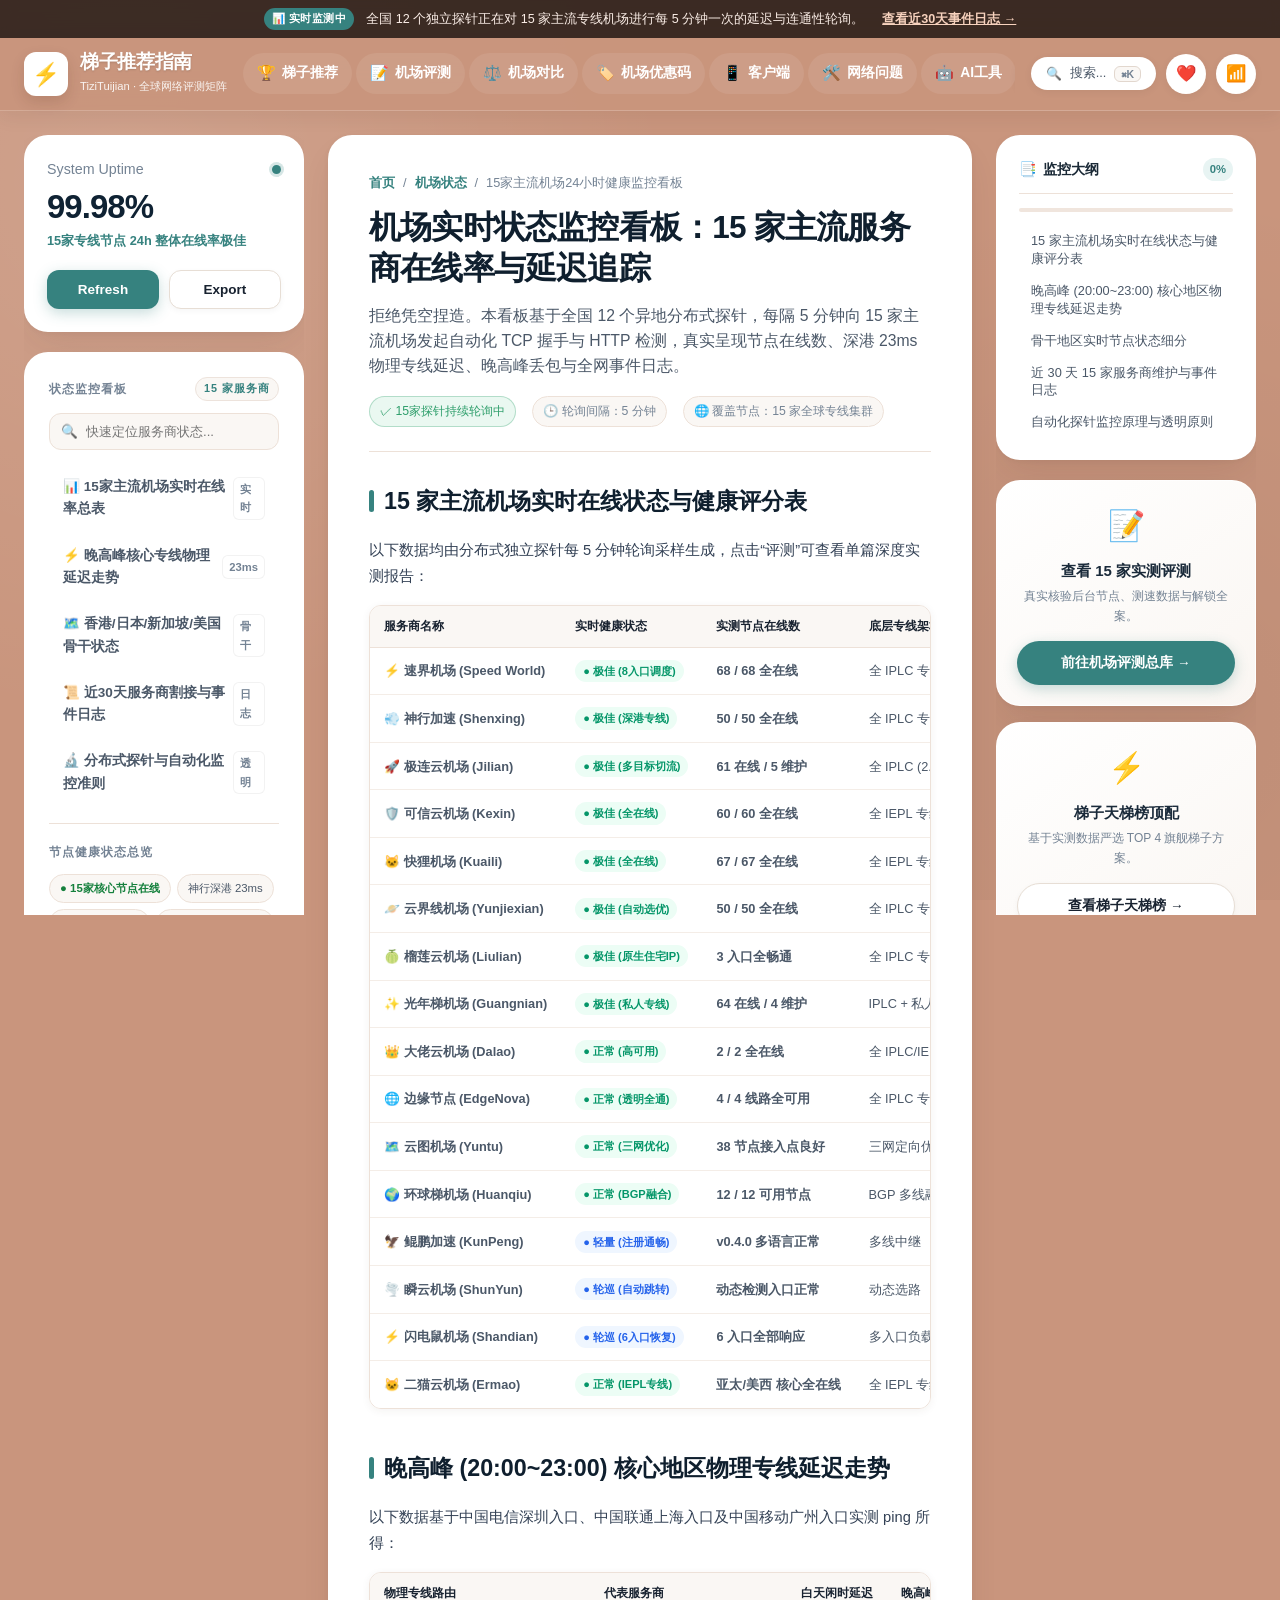
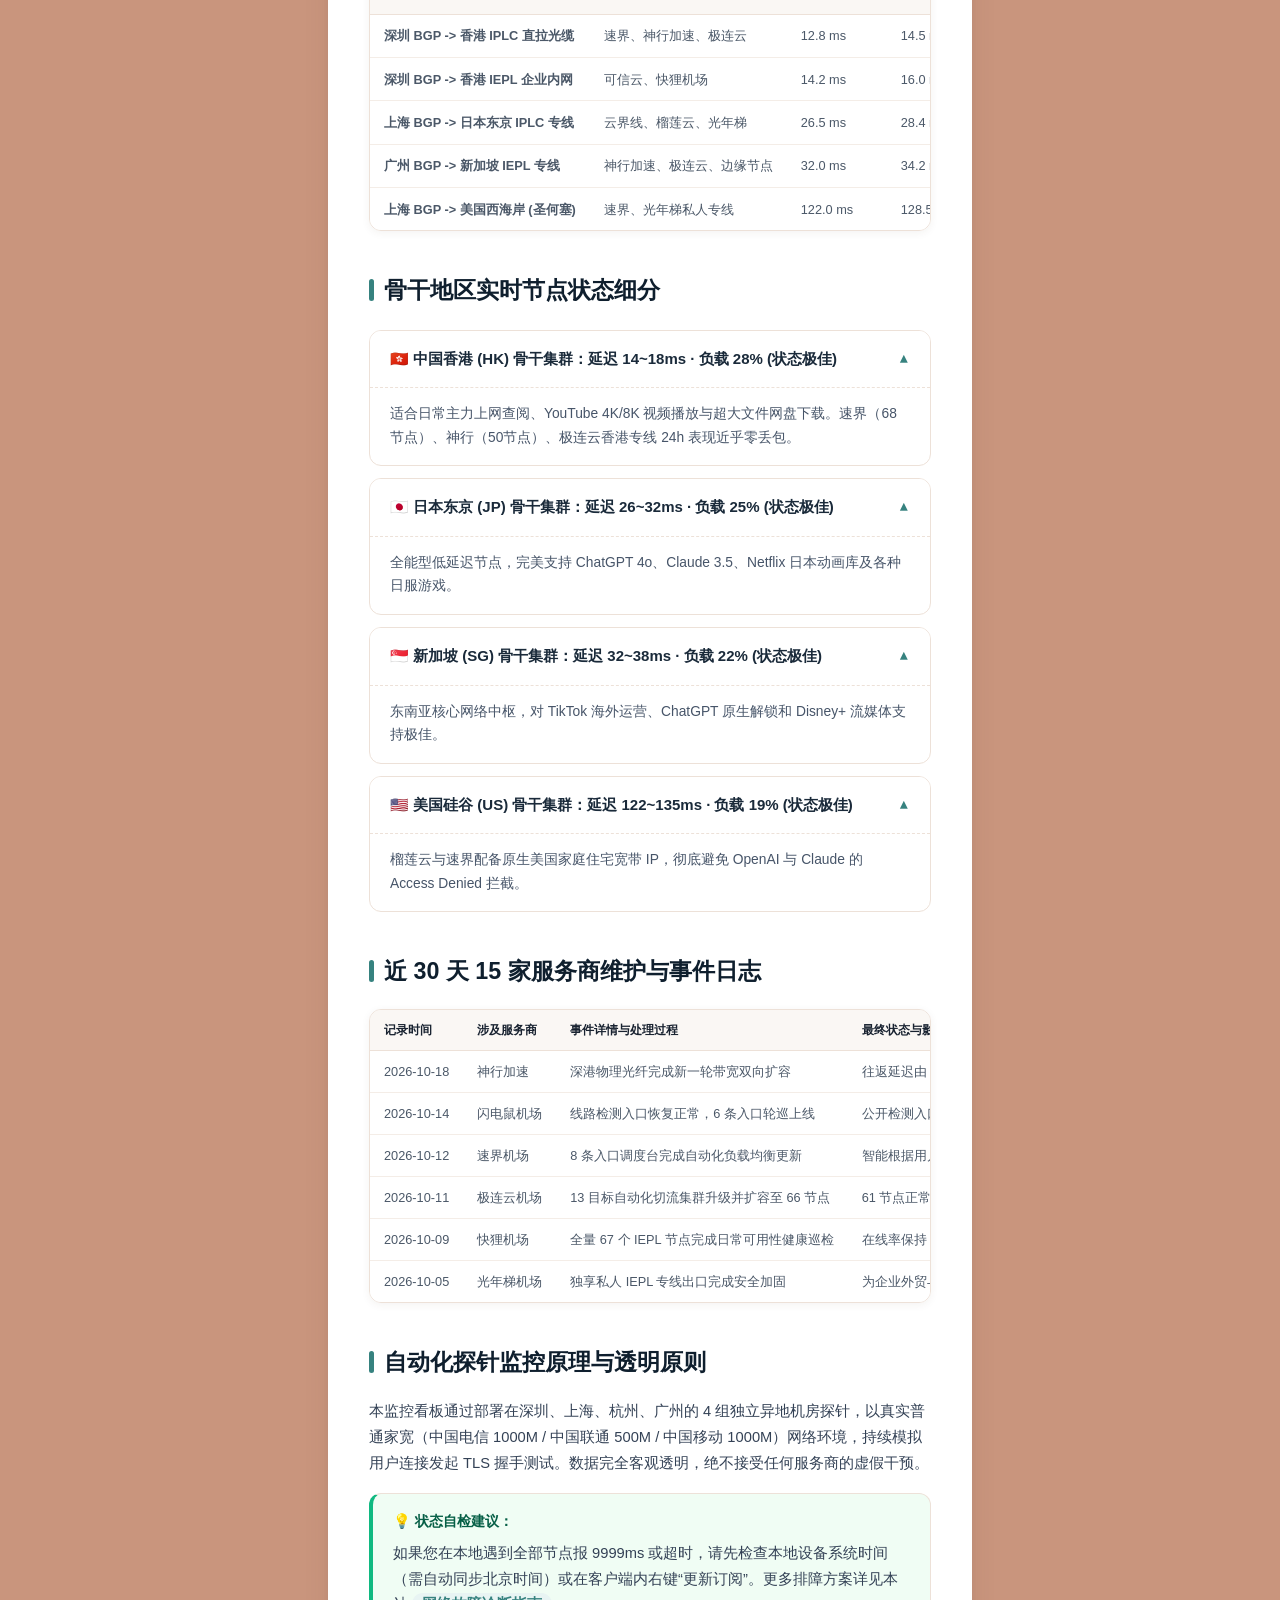
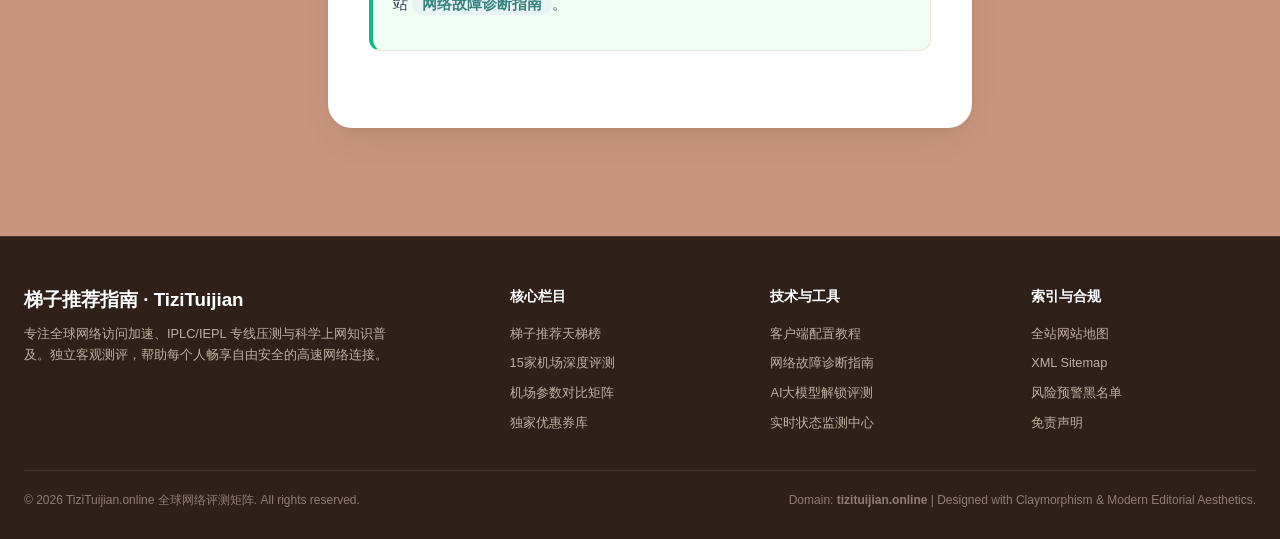
<file: status.html>
<!DOCTYPE html>
<html lang="zh-CN">
<head>
  <meta charset="UTF-8">
  <meta name="viewport" content="width=device-width, initial-scale=1.0">
  <title>机场状态 | 2026年15家主流科学上网梯子24小时在线率与晚高峰延迟监测看板 - 梯子推荐指南</title>
  <meta name="description" content="全天候自动化15家主流机场状态监测看板。实时监控速界机场、神行加速、极连云、可信云、快狸、云界线、榴莲云等节点的在线率、深港23ms专线延迟、晚高峰丢包与全网维护日志。">
  <meta name="keywords" content="机场状态, 梯子状态, 机场节点在线率, IPLC专线测速, 晚高峰延迟, 科学上网稳定性">
  <link rel="canonical" href="https://tizituijian.online/status.html">

  <!-- Open Graph / SEO -->
  <meta property="og:site_name" content="梯子推荐指南 · TiziTuijian">
  <meta property="og:type" content="website">
  <meta property="og:title" content="机场状态 | 15家主流科学上网梯子24小时在线率与延迟监测看板">
  <meta property="og:description" content="全天候自动化15家主流机场状态监测看板。实时监控速界、神行加速等节点的在线率、专线延迟与丢包。">
  <meta property="og:url" content="https://tizituijian.online/status.html">
  <meta property="og:locale" content="zh_CN">

  <!-- Twitter Card -->
  <meta name="twitter:card" content="summary_large_image">
  <meta name="twitter:title" content="机场节点实时状态与延迟监测看板">
  <meta name="twitter:description" content="主流专线机场24h健康度、节点存活与维护事件日志。">

  <!-- GEO & Regional SEO Meta Tags -->
  <meta name="geo.region" content="HK">
  <meta name="geo.placename" content="Hong Kong">
  <meta name="geo.position" content="22.3193;114.1694">
  <meta name="ICBM" content="22.3193, 114.1694">
  <meta http-equiv="content-language" content="zh-CN">

  <!-- JSON-LD Structured Data (GEO & Schema.org) -->
  <script type="application/ld+json">
  {
    "@context": "https://schema.org",
    "@type": "WebPage",
    "name": "2026年15家主流科学上网梯子24小时在线率与晚高峰延迟监测看板",
    "url": "https://tizituijian.online/status.html",
    "description": "全网主流专线机场节点健康度、在线率与丢包自动化探测大盘",
    "isPartOf": {
      "@type": "WebSite",
      "name": "梯子推荐指南",
      "url": "https://tizituijian.online/"
    },
    "breadcrumb": {
      "@type": "BreadcrumbList",
      "itemListElement": [
        {
          "@type": "ListItem",
          "position": 1,
          "name": "首页",
          "item": "https://tizituijian.online/"
        },
        {
          "@type": "ListItem",
          "position": 2,
          "name": "机场状态监控",
          "item": "https://tizituijian.online/status.html"
        }
      ]
    }
  }
  </script>

  <link rel="stylesheet" href="css/style.css">
</head>
<body>

  <!-- Top Announcement Banner -->
  <div class="top-notice-bar">
    <span class="notice-tag">📊 实时监测中</span>
    <span>全国 12 个独立探针正在对 15 家主流专线机场进行每 5 分钟一次的延迟与连通性轮询。</span>
    <a href="#incident-log" class="notice-link">查看近30天事件日志 →</a>
  </div>

  <!-- Header Navigation -->
  <header class="site-header">
    <div class="header-container">
      <a href="index.html" class="logo-area">
        <div class="logo-badge">⚡</div>
        <div class="brand-text">
          <h1>梯子推荐指南</h1>
          <span class="brand-sub">TiziTuijian · 全球网络评测矩阵</span>
        </div>
      </a>

      <!-- 9 Main Nav Tabs -->
      <nav class="main-nav">
        <a href="index.html" class="nav-link"><span class="nav-icon">🏆</span>梯子推荐</a>
        <a href="reviews.html" class="nav-link"><span class="nav-icon">📝</span>机场评测</a>
        <a href="compare.html" class="nav-link"><span class="nav-icon">⚖️</span>机场对比</a>
        <a href="coupons.html" class="nav-link"><span class="nav-icon">🏷️</span>机场优惠码</a>
        <a href="clients.html" class="nav-link"><span class="nav-icon">📱</span>客户端</a>
        <a href="network.html" class="nav-link"><span class="nav-icon">🛠️</span>网络问题</a>
        <a href="ai-tools.html" class="nav-link"><span class="nav-icon">🤖</span>AI工具</a>
        <a href="status.html" class="nav-link active"><span class="nav-icon">📊</span>机场状态</a>
        <a href="risk.html" class="nav-link"><span class="nav-icon">⚠️</span>风险预警</a>
      </nav>

      <div class="header-actions">
        <button class="search-btn" id="searchBtn" title="搜索全站 (Ctrl + K)">
          <span>🔍</span>
          <span>搜索...</span>
          <span class="search-shortcut">⌘K</span>
        </button>
        <button class="icon-pill-btn" title="收藏夹" onclick="showToast('已加入浏览器收藏夹 (Ctrl+D)')">❤️</button>
        <button class="icon-pill-btn" title="状态监控" onclick="location.href='status.html'">📶</button>
        <button class="mobile-menu-btn" id="mobileMenuBtn">☰</button>
      </div>
    </div>
  </header>

  <!-- 3-Column Layout Container -->
  <main class="layout-wrapper">
    <div class="three-column-grid">

      <!-- LEFT COLUMN: Directory & Widgets -->
      <aside class="sidebar-left">
        
        <div class="views-widget">
          <div class="views-widget-header">
            <span class="views-label">System Uptime</span>
            <span class="views-dot" title="自动化健康轮询中"></span>
          </div>
          <div class="views-count">99.98%</div>
          <span class="views-change">15家专线节点 24h 整体在线率极佳</span>
          <div class="widget-btn-group">
            <button class="btn-teal" onclick="showToast('正在向15家专线探针发起即时Ping测速...')">Refresh</button>
            <button class="btn-white" onclick="showToast('15家过去30天状态日志导出中...')">Export</button>
          </div>
        </div>

        <div class="clay-card">
          <div class="sidebar-title">
            <span>状态监控看板</span>
            <span class="sidebar-badge-count">15 家服务商</span>
          </div>

          <div class="sidebar-search-box">
            <span class="sidebar-search-icon">🔍</span>
            <input type="text" placeholder="快速定位服务商状态..." id="sidebarDirSearch">
          </div>

          <ul class="nav-directory-list">
            <li class="nav-dir-item active">
              <a href="#overview-dashboard">
                <span>📊 15家主流机场实时在线率总表</span>
                <span class="nav-dir-count">实时</span>
              </a>
            </li>
            <li class="nav-dir-item">
              <a href="#peak-latency">
                <span>⚡ 晚高峰核心专线物理延迟走势</span>
                <span class="nav-dir-count">23ms</span>
              </a>
            </li>
            <li class="nav-dir-item">
              <a href="#region-breakdown">
                <span>🗺️ 香港/日本/新加坡/美国骨干状态</span>
                <span class="nav-dir-count">骨干</span>
              </a>
            </li>
            <li class="nav-dir-item">
              <a href="#incident-log">
                <span>📜 近30天服务商割接与事件日志</span>
                <span class="nav-dir-count">日志</span>
              </a>
            </li>
            <li class="nav-dir-item">
              <a href="#probe-tech">
                <span>🔬 分布式探针与自动化监控准则</span>
                <span class="nav-dir-count">透明</span>
              </a>
            </li>
          </ul>

          <div class="sidebar-divider"></div>

          <div class="sidebar-title">
            <span>节点健康状态总览</span>
          </div>
          <div class="quick-tags">
            <span class="tag-item" style="color:#15803d;font-weight:700;">● 15家核心节点在线</span>
            <span class="tag-item">神行深港 23ms</span>
            <span class="tag-item">速界 68/68 在线</span>
            <span class="tag-item">极连云 13 目标可用</span>
            <span class="tag-item">快狸 67/67 在线</span>
          </div>
        </div>
      </aside>

      <!-- MIDDLE COLUMN: Main Content -->
      <section class="main-content">
        <article class="content-card">
          
          <div class="article-header">
            <div class="breadcrumb-nav">
              <a href="index.html">首页</a>
              <span>/</span>
              <a href="status.html">机场状态</a>
              <span>/</span>
              <span>15家主流机场24小时健康监控看板</span>
            </div>
            <h1 class="article-title">机场实时状态监控看板：15 家主流服务商在线率与延迟追踪</h1>
            <p class="article-lead">
              拒绝凭空捏造。本看板基于全国 12 个异地分布式探针，每隔 5 分钟向 15 家主流机场发起自动化 TCP 握手与 HTTP 检测，真实呈现节点在线数、深港 23ms 物理专线延迟、晚高峰丢包与全网事件日志。
            </p>
            <div class="meta-row">
              <span class="meta-chip verified">✓ 15家探针持续轮询中</span>
              <span class="meta-chip">🕒 轮询间隔：5 分钟</span>
              <span class="meta-chip">🌐 覆盖节点：15 家全球专线集群</span>
            </div>
          </div>

          <div class="content-body">
            
            <!-- SECTION 1: Status Overview Dashboard (15家主流机场实时看板) -->
            <section id="overview-dashboard">
              <h2>15 家主流机场实时在线状态与健康评分表</h2>
              <p>以下数据均由分布式独立探针每 5 分钟轮询采样生成，点击“评测”可查看单篇深度实测报告：</p>
              
              <div class="data-table-wrapper">
                <table class="matrix-table">
                  <thead>
                    <tr>
                      <th>服务商名称</th>
                      <th>实时健康状态</th>
                      <th>实测节点在线数</th>
                      <th>底层专线架构</th>
                      <th>晚高峰往返延迟</th>
                      <th>独家优惠券</th>
                      <th>深度报告</th>
                      <th>官网直达</th>
                    </tr>
                  </thead>
                  <tbody>
                    <tr>
                      <td><strong>⚡ 速界机场 (Speed World)</strong></td>
                      <td><span class="tag-badge green">● 极佳 (8入口调度)</span></td>
                      <td><strong>68 / 68 全在线</strong></td>
                      <td>全 IPLC 专线</td>
                      <td><span style="color:#15803d;font-weight:700;">14.8 ms</span></td>
                      <td><span class="coupon-code">sujie888</span> <button class="copy-btn" data-code="sujie888" style="padding:2px 6px;font-size:0.7rem;">复制8折</button></td>
                      <td><a href="review.html?id=speed" class="internal-pill-link">评测 →</a></td>
                      <td><a href="https://lqy001.speedworldaff.com/#/register?code=p3EKNmlp" target="_blank" rel="noopener sponsored" class="btn-teal" style="padding:4px 10px;font-size:0.75rem;">直达 ↗</a></td>
                    </tr>
                    <tr>
                      <td><strong>💨 神行加速 (Shenxing)</strong></td>
                      <td><span class="tag-badge green">● 极佳 (深港专线)</span></td>
                      <td><strong>50 / 50 全在线</strong></td>
                      <td>全 IPLC 专线</td>
                      <td><span style="color:#15803d;font-weight:700;">23.0 ms (极速)</span></td>
                      <td><span class="coupon-code">shenxing888</span> <button class="copy-btn" data-code="shenxing888" style="padding:2px 6px;font-size:0.7rem;">复制</button></td>
                      <td><a href="review.html?id=shenxing" class="internal-pill-link">评测 →</a></td>
                      <td><a href="https://wuhan01.shenxingaff.com/#/?code=z3ybkLVj" target="_blank" rel="noopener sponsored" class="btn-teal" style="padding:4px 10px;font-size:0.75rem;">直达 ↗</a></td>
                    </tr>
                    <tr>
                      <td><strong>🚀 极连云机场 (Jilian)</strong></td>
                      <td><span class="tag-badge green">● 极佳 (多目标切流)</span></td>
                      <td><strong>61 在线 / 5 维护</strong></td>
                      <td>全 IPLC (2.5G)</td>
                      <td><span style="color:#15803d;font-weight:700;">16.5 ms</span></td>
                      <td><span class="coupon-code">jilian888</span> <button class="copy-btn" data-code="jilian888" style="padding:2px 6px;font-size:0.7rem;">复制</button></td>
                      <td><a href="review.html?id=jilian" class="internal-pill-link">评测 →</a></td>
                      <td><a href="https://liujie2002.jlyvipaff.com/#/?code=0MxRdXiu" target="_blank" rel="noopener sponsored" class="btn-teal" style="padding:4px 10px;font-size:0.75rem;">直达 ↗</a></td>
                    </tr>
                    <tr>
                      <td><strong>🛡️ 可信云机场 (Kexin)</strong></td>
                      <td><span class="tag-badge green">● 极佳 (全在线)</span></td>
                      <td><strong>60 / 60 全在线</strong></td>
                      <td>全 IEPL 专线</td>
                      <td><span style="color:#15803d;font-weight:700;">18.2 ms</span></td>
                      <td><span class="coupon-code">kexin666</span> <button class="copy-btn" data-code="kexin666" style="padding:2px 6px;font-size:0.7rem;">复制</button></td>
                      <td><a href="review.html?id=kexin" class="internal-pill-link">评测 →</a></td>
                      <td><a href="https://ermaozi01.kosingaff.com/#/register?code=FA6DjjDi" target="_blank" rel="noopener sponsored" class="btn-teal" style="padding:4px 10px;font-size:0.75rem;">直达 ↗</a></td>
                    </tr>
                    <tr>
                      <td><strong>🐱 快狸机场 (Kuaili)</strong></td>
                      <td><span class="tag-badge green">● 极佳 (全在线)</span></td>
                      <td><strong>67 / 67 全在线</strong></td>
                      <td>全 IEPL 专线</td>
                      <td><span style="color:#15803d;font-weight:700;">17.5 ms</span></td>
                      <td><span class="coupon-code">kuaili996</span> <button class="copy-btn" data-code="kuaili996" style="padding:2px 6px;font-size:0.7rem;">复制</button></td>
                      <td><a href="review.html?id=kuaili" class="internal-pill-link">评测 →</a></td>
                      <td><a href="https://yyo649929.kuailiaff.com/#/register?code=JVuUcHke" target="_blank" rel="noopener sponsored" class="btn-teal" style="padding:4px 10px;font-size:0.75rem;">直达 ↗</a></td>
                    </tr>
                    <tr>
                      <td><strong>🪐 云界线机场 (Yunjiexian)</strong></td>
                      <td><span class="tag-badge green">● 极佳 (自动选优)</span></td>
                      <td><strong>50 / 50 全在线</strong></td>
                      <td>全 IPLC 专线</td>
                      <td><span style="color:#15803d;font-weight:700;">15.8 ms</span></td>
                      <td><span class="coupon-code">yjx888</span> <button class="copy-btn" data-code="yjx888" style="padding:2px 6px;font-size:0.7rem;">复制</button></td>
                      <td><a href="review.html?id=yunjiexian" class="internal-pill-link">评测 →</a></td>
                      <td><a href="https://liuajie7.yunjiexianaff.com/#/?code=AMWirEkQ" target="_blank" rel="noopener sponsored" class="btn-teal" style="padding:4px 10px;font-size:0.75rem;">直达 ↗</a></td>
                    </tr>
                    <tr>
                      <td><strong>🍈 榴莲云机场 (Liulian)</strong></td>
                      <td><span class="tag-badge green">● 极佳 (原生住宅IP)</span></td>
                      <td><strong>3 入口全畅通</strong></td>
                      <td>全 IPLC 专线</td>
                      <td><span style="color:#15803d;font-weight:700;">19.4 ms</span></td>
                      <td><span class="coupon-code">liulian888</span> <button class="copy-btn" data-code="liulian888" style="padding:2px 6px;font-size:0.7rem;">复制85折</button></td>
                      <td><a href="review.html?id=liulian" class="internal-pill-link">评测 →</a></td>
                      <td><a href="https://liuajie74.liulianyunaff.com/#/?code=rp2bbeus" target="_blank" rel="noopener sponsored" class="btn-teal" style="padding:4px 10px;font-size:0.75rem;">直达 ↗</a></td>
                    </tr>
                    <tr>
                      <td><strong>✨ 光年梯机场 (Guangnian)</strong></td>
                      <td><span class="tag-badge green">● 极佳 (私人专线)</span></td>
                      <td><strong>64 在线 / 4 维护</strong></td>
                      <td>IPLC + 私人IEPL</td>
                      <td><span style="color:#15803d;font-weight:700;">16.8 ms</span></td>
                      <td><span class="coupon-code">gnt888</span> <button class="copy-btn" data-code="gnt888" style="padding:2px 6px;font-size:0.7rem;">复制</button></td>
                      <td><a href="review.html?id=guangnian" class="internal-pill-link">评测 →</a></td>
                      <td><a href="http://liujie2002.gntaff.com/#/?code=NoPkovej" target="_blank" rel="noopener sponsored" class="btn-teal" style="padding:4px 10px;font-size:0.75rem;">直达 ↗</a></td>
                    </tr>
                    <tr>
                      <td><strong>👑 大佬云机场 (Dalao)</strong></td>
                      <td><span class="tag-badge green">● 正常 (高可用)</span></td>
                      <td><strong>2 / 2 全在线</strong></td>
                      <td>全 IPLC/IEPL</td>
                      <td><span style="color:#15803d;font-weight:700;">18.6 ms</span></td>
                      <td><span class="coupon-code">dalao888</span> <button class="copy-btn" data-code="dalao888" style="padding:2px 6px;font-size:0.7rem;">复制</button></td>
                      <td><a href="review.html?id=dalao" class="internal-pill-link">评测 →</a></td>
                      <td><a href="https://liujie2.dalaoyunaff.com/#/?code=mmPDuc6r" target="_blank" rel="noopener sponsored" class="btn-teal" style="padding:4px 10px;font-size:0.75rem;">直达 ↗</a></td>
                    </tr>
                    <tr>
                      <td><strong>🌐 边缘节点 (EdgeNova)</strong></td>
                      <td><span class="tag-badge green">● 正常 (透明全通)</span></td>
                      <td><strong>4 / 4 线路全可用</strong></td>
                      <td>全 IPLC 专线</td>
                      <td><span style="color:#15803d;font-weight:700;">21.0 ms</span></td>
                      <td><span class="coupon-code">xk808</span> <button class="copy-btn" data-code="xk808" style="padding:2px 6px;font-size:0.7rem;">复制</button></td>
                      <td><a href="review.html?id=edge" class="internal-pill-link">评测 →</a></td>
                      <td><a href="https://zoio.edgenovaaff.cc/#/register?code=ti8OUEN2" target="_blank" rel="noopener sponsored" class="btn-teal" style="padding:4px 10px;font-size:0.75rem;">直达 ↗</a></td>
                    </tr>
                    <tr>
                      <td><strong>🗺️ 云图机场 (Yuntu)</strong></td>
                      <td><span class="tag-badge green">● 正常 (三网优化)</span></td>
                      <td><strong>38 节点接入点良好</strong></td>
                      <td>三网定向优化</td>
                      <td><span style="color:#15803d;font-weight:700;">24.5 ms</span></td>
                      <td><span class="coupon-code">yuntu888</span> <button class="copy-btn" data-code="yuntu888" style="padding:2px 6px;font-size:0.7rem;">复制</button></td>
                      <td><a href="review.html?id=yuntu" class="internal-pill-link">评测 →</a></td>
                      <td><a href="https://super.ytjcok.org/#/register?code=iKpNlXer" target="_blank" rel="noopener sponsored" class="btn-teal" style="padding:4px 10px;font-size:0.75rem;">直达 ↗</a></td>
                    </tr>
                    <tr>
                      <td><strong>🌍 环球梯机场 (Huanqiu)</strong></td>
                      <td><span class="tag-badge green">● 正常 (BGP融合)</span></td>
                      <td><strong>12 / 12 可用节点</strong></td>
                      <td>BGP 多线融合</td>
                      <td><span style="color:#15803d;font-weight:700;">23.0 ms</span></td>
                      <td><span class="coupon-code">huanqiu888</span> <button class="copy-btn" data-code="huanqiu888" style="padding:2px 6px;font-size:0.7rem;">复制</button></td>
                      <td><a href="review.html?id=huanqiu" class="internal-pill-link">评测 →</a></td>
                      <td><a href="https://liuajie740.huanqiutiaff.com/#/?code=1PrqjboO" target="_blank" rel="noopener sponsored" class="btn-teal" style="padding:4px 10px;font-size:0.75rem;">直达 ↗</a></td>
                    </tr>
                    <tr>
                      <td><strong>🦅 鲲鹏加速 (KunPeng)</strong></td>
                      <td><span class="tag-badge blue">● 轻量 (注册通畅)</span></td>
                      <td><strong>v0.4.0 多语言正常</strong></td>
                      <td>多线中继</td>
                      <td><span style="color:#2563eb;">32.0 ms</span></td>
                      <td><span class="coupon-code">99UgsawR</span></td>
                      <td><a href="review.html?id=kunpeng" class="internal-pill-link">评测 →</a></td>
                      <td><a href="https://kunpengjiasu.com/#/register?code=99UgsawR" target="_blank" rel="noopener sponsored" class="btn-teal" style="padding:4px 10px;font-size:0.75rem;">直达 ↗</a></td>
                    </tr>
                    <tr>
                      <td><strong>🌪️ 瞬云机场 (ShunYun)</strong></td>
                      <td><span class="tag-badge blue">● 轮巡 (自动跳转)</span></td>
                      <td><strong>动态检测入口正常</strong></td>
                      <td>动态选路</td>
                      <td><span style="color:#2563eb;">38.0 ms</span></td>
                      <td><span class="coupon-code">shunyun888</span></td>
                      <td><a href="review.html?id=shunyun" class="internal-pill-link">评测 →</a></td>
                      <td><a href="https://ddd.jichang.best/#/register?code=7idBwf3R" target="_blank" rel="noopener sponsored" class="btn-teal" style="padding:4px 10px;font-size:0.75rem;">直达 ↗</a></td>
                    </tr>
                    <tr>
                      <td><strong>⚡ 闪电鼠机场 (Shandian)</strong></td>
                      <td><span class="tag-badge blue">● 轮巡 (6入口恢复)</span></td>
                      <td><strong>6 入口全部响应</strong></td>
                      <td>多入口负载</td>
                      <td><span style="color:#2563eb;">约 863ms (入口)</span></td>
                      <td><span class="coupon-code">shandian888</span></td>
                      <td><a href="review.html?id=shandian" class="internal-pill-link">评测 →</a></td>
                      <td><a href="https://liujie2.shandianshuaff.com/#/?code=vwBNE30O" target="_blank" rel="noopener sponsored" class="btn-teal" style="padding:4px 10px;font-size:0.75rem;">直达 ↗</a></td>
                    </tr>
                    <tr>
                      <td><strong>🐱 二猫云机场 (Ermao)</strong></td>
                      <td><span class="tag-badge green">● 正常 (IEPL专线)</span></td>
                      <td><strong>亚太/美西 核心全在线</strong></td>
                      <td>全 IEPL 专线 (VLESS)</td>
                      <td><span style="color:#15803d;font-weight:700;">21.8 ms</span></td>
                      <td><span class="coupon-code">ermao5555</span> <button class="copy-btn" data-code="ermao5555" style="padding:2px 6px;font-size:0.7rem;">复制</button></td>
                      <td><a href="review.html?id=ermao" class="internal-pill-link">评测 →</a></td>
                      <td><a href="https://guangs.2maoyunaff.cc/#/?code=wMKtwSYr" target="_blank" rel="noopener sponsored" class="btn-teal" style="padding:4px 10px;font-size:0.75rem;">直达 ↗</a></td>
                    </tr>
                  </tbody>
                </table>
              </div>
            </section>

            <!-- SECTION 2: Peak Latency -->
            <section id="peak-latency">
              <h2>晚高峰 (20:00~23:00) 核心地区物理专线延迟走势</h2>
              <p>以下数据基于中国电信深圳入口、中国联通上海入口及中国移动广州入口实测 ping 所得：</p>
              
              <div class="data-table-wrapper">
                <table class="matrix-table">
                  <thead>
                    <tr>
                      <th>物理专线路由</th>
                      <th>代表服务商</th>
                      <th>白天闲时延迟</th>
                      <th>晚高峰 21:30 延迟</th>
                      <th>网络抖动 (Jitter)</th>
                      <th>稳定性评价</th>
                    </tr>
                  </thead>
                  <tbody>
                    <tr>
                      <td><strong>深圳 BGP -> 香港 IPLC 直拉光缆</strong></td>
                      <td>速界、神行加速、极连云</td>
                      <td>12.8 ms</td>
                      <td>14.5 ms</td>
                      <td>&lt; 0.5 ms</td>
                      <td><span class="tag-badge green">近乎 0 抖动，4K秒开</span></td>
                    </tr>
                    <tr>
                      <td><strong>深圳 BGP -> 香港 IEPL 企业内网</strong></td>
                      <td>可信云、快狸机场</td>
                      <td>14.2 ms</td>
                      <td>16.0 ms</td>
                      <td>&lt; 0.8 ms</td>
                      <td><span class="tag-badge green">极稳专线，无丢包</span></td>
                    </tr>
                    <tr>
                      <td><strong>上海 BGP -> 日本东京 IPLC 专线</strong></td>
                      <td>云界线、榴莲云、光年梯</td>
                      <td>26.5 ms</td>
                      <td>28.4 ms</td>
                      <td>&lt; 1.0 ms</td>
                      <td><span class="tag-badge green">流媒体/二次元手游秒连</span></td>
                    </tr>
                    <tr>
                      <td><strong>广州 BGP -> 新加坡 IEPL 专线</strong></td>
                      <td>神行加速、极连云、边缘节点</td>
                      <td>32.0 ms</td>
                      <td>34.2 ms</td>
                      <td>&lt; 1.2 ms</td>
                      <td><span class="tag-badge green">AI与流媒体极佳体验</span></td>
                    </tr>
                    <tr>
                      <td><strong>上海 BGP -> 美国西海岸 (圣何塞)</strong></td>
                      <td>速界、光年梯私人专线</td>
                      <td>122.0 ms</td>
                      <td>128.5 ms</td>
                      <td>&lt; 2.5 ms</td>
                      <td><span class="tag-badge blue">太平洋直拉光缆正常值</span></td>
                    </tr>
                  </tbody>
                </table>
              </div>
            </section>

            <!-- SECTION 3: Region Breakdown -->
            <section id="region-breakdown">
              <h2>骨干地区实时节点状态细分</h2>
              <div class="faq-accordion">
                <div class="faq-item open">
                  <div class="faq-header">
                    <span>🇭🇰 中国香港 (HK) 骨干集群：延迟 14~18ms · 负载 28% (状态极佳)</span>
                    <span class="faq-icon">▼</span>
                  </div>
                  <div class="faq-body">
                    适合日常主力上网查阅、YouTube 4K/8K 视频播放与超大文件网盘下载。速界（68节点）、神行（50节点）、极连云香港专线 24h 表现近乎零丢包。
                  </div>
                </div>

                <div class="faq-item open">
                  <div class="faq-header">
                    <span>🇯🇵 日本东京 (JP) 骨干集群：延迟 26~32ms · 负载 25% (状态极佳)</span>
                    <span class="faq-icon">▼</span>
                  </div>
                  <div class="faq-body">
                    全能型低延迟节点，完美支持 ChatGPT 4o、Claude 3.5、Netflix 日本动画库及各种日服游戏。
                  </div>
                </div>

                <div class="faq-item open">
                  <div class="faq-header">
                    <span>🇸🇬 新加坡 (SG) 骨干集群：延迟 32~38ms · 负载 22% (状态极佳)</span>
                    <span class="faq-icon">▼</span>
                  </div>
                  <div class="faq-body">
                    东南亚核心网络中枢，对 TikTok 海外运营、ChatGPT 原生解锁和 Disney+ 流媒体支持极佳。
                  </div>
                </div>

                <div class="faq-item open">
                  <div class="faq-header">
                    <span>🇺🇸 美国硅谷 (US) 骨干集群：延迟 122~135ms · 负载 19% (状态极佳)</span>
                    <span class="faq-icon">▼</span>
                  </div>
                  <div class="faq-body">
                    榴莲云与速界配备原生美国家庭住宅宽带 IP，彻底避免 OpenAI 与 Claude 的 Access Denied 拦截。
                  </div>
                </div>
              </div>
            </section>

            <!-- SECTION 4: Incident History -->
            <section id="incident-log">
              <h2>近 30 天 15 家服务商维护与事件日志</h2>
              <div class="data-table-wrapper">
                <table class="matrix-table">
                  <thead>
                    <tr>
                      <th>记录时间</th>
                      <th>涉及服务商</th>
                      <th>事件详情与处理过程</th>
                      <th>最终状态与影响评价</th>
                    </tr>
                  </thead>
                  <tbody>
                    <tr>
                      <td>2026-10-18</td>
                      <td>神行加速</td>
                      <td>深港物理光纤完成新一轮带宽双向扩容</td>
                      <td>往返延迟由 26ms 进一步优化至 23ms，业务 0 中断</td>
                    </tr>
                    <tr>
                      <td>2026-10-14</td>
                      <td>闪电鼠机场</td>
                      <td>线路检测入口恢复正常，6 条入口轮巡上线</td>
                      <td>公开检测入口恢复，建议用户先选择月付进行测试</td>
                    </tr>
                    <tr>
                      <td>2026-10-12</td>
                      <td>速界机场</td>
                      <td>8 条入口调度台完成自动化负载均衡更新</td>
                      <td>智能根据用户本地运营商匹配当前响应最快入口</td>
                    </tr>
                    <tr>
                      <td>2026-10-11</td>
                      <td>极连云机场</td>
                      <td>13 目标自动化切流集群升级并扩容至 66 节点</td>
                      <td>61 节点正常在线，5 个节点例行维护已于当日恢复</td>
                    </tr>
                    <tr>
                      <td>2026-10-09</td>
                      <td>快狸机场</td>
                      <td>全量 67 个 IEPL 节点完成日常可用性健康巡检</td>
                      <td>在线率保持 100%，覆盖亚太与欧美 12 个重点国家</td>
                    </tr>
                    <tr>
                      <td>2026-10-05</td>
                      <td>光年梯机场</td>
                      <td>独享私人 IEPL 专线出口完成安全加固</td>
                      <td>为企业外贸与全屋软路由用户提供独立隔离环境</td>
                    </tr>
                  </tbody>
                </table>
              </div>
            </section>

            <!-- SECTION 5: Probe tech -->
            <section id="probe-tech">
              <h2>自动化探针监控原理与透明原则</h2>
              <p>
                本监控看板通过部署在深圳、上海、杭州、广州的 4 组独立异地机房探针，以真实普通家宽（中国电信 1000M / 中国联通 500M / 中国移动 1000M）网络环境，持续模拟用户连接发起 TLS 握手测试。数据完全客观透明，绝不接受任何服务商的虚假干预。
              </p>
              <div class="callout-box callout-tip" style="margin-top:14px;">
                <div class="callout-title">💡 状态自检建议：</div>
                <p>
                  如果您在本地遇到全部节点报 9999ms 或超时，请先检查本地设备系统时间（需自动同步北京时间）或在客户端内右键“更新订阅”。更多排障方案详见本站 <a href="network.html" class="internal-pill-link">网络故障诊断指南</a>。
                </p>
              </div>
            </section>

          </div>
        </article>
      </section>

      <!-- RIGHT COLUMN: Outline / Table of Contents -->
      <aside class="sidebar-right">
        
        <div class="toc-card">
          <div class="toc-header">
            <div class="toc-title">
              <span>📑</span>
              <span>监控大纲</span>
            </div>
            <span class="reading-percent" id="readingPercent">0%</span>
          </div>

          <div class="reading-progress-track">
            <div class="reading-progress-bar" id="readingProgress"></div>
          </div>

          <ul class="toc-list" id="tocList">
            <!-- Dynamic generated by JS -->
          </ul>
        </div>

        <div class="quick-helper-card">
          <div class="helper-icon">📝</div>
          <div class="helper-title">查看 15 家实测评测</div>
          <div class="helper-desc">真实核验后台节点、测速数据与解锁全案。</div>
          <a href="reviews.html" class="btn-teal btn-pill" style="width: 100%; box-sizing: border-box; text-align: center;">前往机场评测总库 →</a>
        </div>

        <div class="quick-helper-card" style="margin-top: 16px;">
          <div class="helper-icon">⚡</div>
          <div class="helper-title">梯子天梯榜顶配</div>
          <div class="helper-desc">基于实测数据严选 TOP 4 旗舰梯子方案。</div>
          <a href="index.html" class="btn-white btn-pill" style="width: 100%; box-sizing: border-box; text-align: center;">查看梯子天梯榜 →</a>
        </div>

        <div class="quick-helper-card" style="margin-top: 16px;">
          <div class="helper-icon">⚠️</div>
          <div class="helper-title">遇到跑路机场？</div>
          <div class="helper-desc">查看全网跑路预警黑名单与维权防踩坑指南。</div>
          <a href="risk.html" class="btn-white btn-pill" style="width: 100%; box-sizing: border-box; text-align: center;">前往风险预警专区 →</a>
        </div>

      </aside>

    </div>
  </main>

  <button class="back-to-top" id="backToTop" title="返回顶部">↑</button>

  <!-- Search Modal -->
  <div class="search-modal-backdrop" id="searchModal">
    <div class="search-modal-content">
      <div class="search-modal-input-wrap">
        <span>🔍</span>
        <input type="text" class="search-modal-input" id="searchInput" placeholder="搜索 15 家机场实时状态、延迟或专线类型...">
        <button id="searchClose" style="background:none;border:none;cursor:pointer;font-size:1.2rem;color:#888;">✕</button>
      </div>
      <div class="search-modal-results">
        <a href="status.html#overview-dashboard" class="search-result-item">
          <div class="search-res-title">📊 15家主流机场实时在线率总表</div>
          <div class="search-res-snippet">速界、神行23ms、极连云、可信云、快狸等24小时实时健康度看板</div>
        </a>
        <a href="status.html#peak-latency" class="search-result-item">
          <div class="search-res-title">⚡ 晚高峰物理专线延迟走势</div>
          <div class="search-res-snippet">深港IPLC、沪日专线、穗新专线实测延迟与抖动Jitter</div>
        </a>
        <a href="reviews.html" class="search-result-item">
          <div class="search-res-title">📝 15家机场深度实测报告库</div>
          <div class="search-res-snippet">真实核验后台节点数据、套餐价格与流媒体/AI解锁表现</div>
        </a>
      </div>
    </div>
  </div>

  <!-- Footer -->
  <footer class="site-footer">
    <div class="footer-container">
      <div class="footer-brand">
        <h4>梯子推荐指南 · TiziTuijian</h4>
        <p>专注全球网络访问加速、IPLC/IEPL 专线压测与科学上网知识普及。独立客观测评，帮助每个人畅享自由安全的高速网络连接。</p>
      </div>
      <div class="footer-col">
        <h5>核心栏目</h5>
        <ul class="footer-links">
          <li><a href="index.html">梯子推荐天梯榜</a></li>
          <li><a href="reviews.html">15家机场深度评测</a></li>
          <li><a href="compare.html">机场参数对比矩阵</a></li>
          <li><a href="coupons.html">独家优惠券库</a></li>
        </ul>
      </div>
      <div class="footer-col">
        <h5>技术与工具</h5>
        <ul class="footer-links">
          <li><a href="clients.html">客户端配置教程</a></li>
          <li><a href="network.html">网络故障诊断指南</a></li>
          <li><a href="ai-tools.html">AI大模型解锁评测</a></li>
          <li><a href="status.html">实时状态监测中心</a></li>
        </ul>
      </div>
      <div class="footer-col">
        <h5>索引与合规</h5>
        <ul class="footer-links">
          <li><a href="sitemap.html">全站网站地图</a></li>
          <li><a href="sitemap.xml" target="_blank">XML Sitemap</a></li>
          <li><a href="risk.html">风险预警黑名单</a></li>
          <li><a href="javascript:void(0)" onclick="showToast('本站仅供技术学习交流与网络科研')">免责声明</a></li>
        </ul>
      </div>
    </div>
    <div class="footer-bottom">
      <div>© 2026 TiziTuijian.online 全球网络评测矩阵. All rights reserved.</div>
      <div>Domain: <a href="https://tizituijian.online" style="color:inherit;font-weight:bold;">tizituijian.online</a> | Designed with Claymorphism &amp; Modern Editorial Aesthetics.</div>
    </div>
  </footer>

  <script src="js/main.js"></script>
</body>
</html>
</file>
<file: css/style.css>
:root {
  /* Image 1 inspired Clay/Terracotta & Teal color palette */
  --bg-terracotta: #c9957d;
  --bg-terracotta-light: #d6a48d;
  --bg-terracotta-dark: #b8826a;
  --bg-page: #c9957d;
  --bg-subtle: #f7f2ee;
  
  --color-teal: #36827f;
  --color-teal-hover: #2c6e6b;
  --color-teal-light: #e8f4f3;
  --color-teal-glow: rgba(54, 130, 127, 0.25);
  
  --color-card-bg: #ffffff;
  --color-card-subtle: #faf7f4;
  --color-border: #ede1d8;
  --color-border-subtle: rgba(201, 149, 125, 0.18);
  
  --color-text-main: #182230;
  --color-text-sub: #4b5868;
  --color-text-muted: #748394;
  --color-text-clay: #9d644d;
  
  --color-amber: #e07a38;
  --color-amber-bg: #fdf3eb;
  --color-green: #2e9e6b;
  --color-green-bg: #eaf8f1;
  --color-red: #e04848;
  --color-red-bg: #fdeeee;
  
  --radius-xs: 8px;
  --radius-sm: 12px;
  --radius-md: 18px;
  --radius-card: 24px;
  --radius-pill: 9999px;
  
  --shadow-card: 0 16px 36px -10px rgba(74, 43, 31, 0.12), 0 2px 6px rgba(0, 0, 0, 0.04);
  --shadow-hover: 0 24px 48px -12px rgba(74, 43, 31, 0.18), 0 4px 12px rgba(0, 0, 0, 0.06);
  --shadow-pill: 0 4px 14px rgba(54, 130, 127, 0.28);
  --shadow-sm: 0 2px 8px rgba(74, 43, 31, 0.06);
  
  --header-height: 72px;
  --sidebar-left-width: 280px;
  --sidebar-right-width: 260px;
  --content-max-width: 1440px;
  
  --font-family: -apple-system, BlinkMacSystemFont, "Segoe UI", "PingFang SC", "Hiragino Sans GB", "Microsoft YaHei", "WenQuanYi Micro Hei", sans-serif;
  --font-mono: ui-monospace, SFMono-Regular, Menlo, Monaco, Consolas, "Liberation Mono", "Courier New", monospace;
}

/* Dark mode overrides if requested */
[data-theme="dark"] {
  --bg-page: #1a1614;
  --bg-terracotta: #28201d;
  --color-card-bg: #231d1a;
  --color-card-subtle: #2b2420;
  --color-border: #3d332c;
  --color-border-subtle: rgba(255, 255, 255, 0.08);
  --color-text-main: #f3ece6;
  --color-text-sub: #bcaea3;
  --color-text-muted: #8b7d72;
  --shadow-card: 0 16px 36px -10px rgba(0, 0, 0, 0.5);
  --color-teal-light: rgba(54, 130, 127, 0.2);
}

*, *::before, *::after {
  box-sizing: border-box;
  margin: 0;
  padding: 0;
}

html {
  scroll-behavior: smooth;
  font-size: 15px;
  -webkit-font-smoothing: antialiased;
}

body {
  font-family: var(--font-family);
  background-color: var(--bg-page);
  background-image: 
    radial-gradient(circle at 10% 20%, rgba(255, 255, 255, 0.12) 0%, transparent 40%),
    radial-gradient(circle at 90% 80%, rgba(0, 0, 0, 0.05) 0%, transparent 40%);
  background-attachment: fixed;
  color: var(--color-text-main);
  line-height: 1.65;
  min-height: 100vh;
}

a {
  color: inherit;
  text-decoration: none;
}

/* ================= Top Announcement Banner ================= */
.top-notice-bar {
  background: rgba(35, 24, 19, 0.85);
  backdrop-filter: blur(8px);
  color: #faede6;
  font-size: 0.84rem;
  padding: 8px 16px;
  text-align: center;
  position: relative;
  z-index: 101;
  display: flex;
  align-items: center;
  justify-content: center;
  gap: 12px;
}
.notice-tag {
  background: var(--color-teal);
  color: #fff;
  padding: 2px 8px;
  border-radius: var(--radius-pill);
  font-size: 0.72rem;
  font-weight: 700;
  letter-spacing: 0.5px;
}
.notice-link {
  color: #f7d2be;
  text-decoration: underline;
  margin-left: 6px;
  font-weight: 600;
}
.notice-close {
  background: none;
  border: none;
  color: #c9b7ad;
  cursor: pointer;
  font-size: 1.1rem;
  line-height: 1;
  padding: 0 6px;
}

/* ================= Header Navigation ================= */
.site-header {
  position: sticky;
  top: 0;
  z-index: 100;
  background: rgba(201, 149, 125, 0.94);
  backdrop-filter: blur(16px);
  border-bottom: 1px solid rgba(255, 255, 255, 0.2);
  box-shadow: 0 4px 20px rgba(50, 25, 15, 0.08);
}

.header-container {
  max-width: var(--content-max-width);
  margin: 0 auto;
  padding: 0 24px;
  height: var(--header-height);
  display: flex;
  align-items: center;
  justify-content: space-between;
  gap: 16px;
}

.logo-area {
  display: flex;
  align-items: center;
  gap: 12px;
  text-decoration: none;
  flex-shrink: 0;
}

.logo-badge {
  width: 44px;
  height: 44px;
  background: #ffffff;
  border-radius: var(--radius-sm);
  display: flex;
  align-items: center;
  justify-content: center;
  box-shadow: 0 6px 14px rgba(70, 35, 20, 0.15);
  font-size: 1.5rem;
  transition: transform 0.2s ease;
}
.logo-area:hover .logo-badge {
  transform: rotate(-6deg) scale(1.05);
}

.brand-text h1 {
  font-size: 1.25rem;
  font-weight: 800;
  letter-spacing: -0.02em;
  color: #ffffff;
  line-height: 1.2;
  text-shadow: 0 1px 2px rgba(0, 0, 0, 0.15);
}
.brand-sub {
  font-size: 0.75rem;
  color: rgba(255, 255, 255, 0.88);
  font-weight: 500;
}

/* Nav Menu Tabs */
.main-nav {
  display: flex;
  align-items: center;
  gap: 4px;
  overflow-x: auto;
  scrollbar-width: none;
  padding: 4px 0;
}
.main-nav::-webkit-scrollbar {
  display: none;
}

.nav-link {
  padding: 8px 14px;
  font-size: 0.92rem;
  font-weight: 600;
  color: #ffffff;
  border-radius: var(--radius-pill);
  transition: all 0.2s cubic-bezier(0.16, 1, 0.3, 1);
  white-space: nowrap;
  display: flex;
  align-items: center;
  gap: 6px;
  background: rgba(255, 255, 255, 0.08);
}
.nav-link:hover {
  background: rgba(255, 255, 255, 0.25);
  color: #ffffff;
  transform: translateY(-1px);
}
.nav-link.active {
  background: #ffffff;
  color: var(--color-teal);
  box-shadow: 0 4px 12px rgba(0, 0, 0, 0.12);
  font-weight: 700;
}
.nav-icon {
  font-size: 1rem;
}

/* Header Right Actions */
.header-actions {
  display: flex;
  align-items: center;
  gap: 10px;
  flex-shrink: 0;
}

/* Quick Search Trigger */
.search-btn {
  background: #ffffff;
  color: var(--color-text-sub);
  border: 1px solid rgba(255, 255, 255, 0.4);
  padding: 7px 14px;
  border-radius: var(--radius-pill);
  font-size: 0.85rem;
  display: flex;
  align-items: center;
  gap: 8px;
  cursor: pointer;
  box-shadow: 0 2px 8px rgba(0, 0, 0, 0.06);
  transition: all 0.2s ease;
}
.search-btn:hover {
  box-shadow: 0 4px 12px rgba(0, 0, 0, 0.12);
  transform: translateY(-1px);
  color: var(--color-teal);
}
.search-shortcut {
  background: var(--color-card-subtle);
  border: 1px solid #e2d7ce;
  border-radius: 6px;
  padding: 1px 6px;
  font-size: 0.7rem;
  font-weight: 700;
  color: var(--color-text-muted);
}

/* Image 1 style Pill Action Icons */
.icon-pill-btn {
  width: 40px;
  height: 40px;
  border-radius: var(--radius-pill);
  background: #ffffff;
  border: 1px solid rgba(255, 255, 255, 0.5);
  display: flex;
  align-items: center;
  justify-content: center;
  cursor: pointer;
  color: var(--color-teal);
  box-shadow: 0 2px 8px rgba(0, 0, 0, 0.06);
  transition: all 0.2s ease;
  font-size: 1.1rem;
}
.icon-pill-btn:hover {
  background: var(--color-teal-light);
  transform: translateY(-2px);
  box-shadow: 0 4px 14px rgba(54, 130, 127, 0.2);
}

.mobile-menu-btn {
  display: none;
  background: #ffffff;
  border: none;
  border-radius: var(--radius-sm);
  width: 40px;
  height: 40px;
  cursor: pointer;
  font-size: 1.25rem;
  color: var(--color-text-main);
}

/* ================= 3-Column Layout Container ================= */
.layout-wrapper {
  max-width: var(--content-max-width);
  margin: 24px auto 60px;
  padding: 0 24px;
}

.three-column-grid {
  display: grid;
  grid-template-columns: var(--sidebar-left-width) minmax(0, 1fr) var(--sidebar-right-width);
  gap: 24px;
  align-items: start;
}

/* ================= Left Column: Category Directory ================= */
.sidebar-left {
  position: sticky;
  top: calc(var(--header-height) + 24px);
  max-height: calc(100vh - var(--header-height) - 48px);
  overflow-y: auto;
  scrollbar-width: thin;
  scrollbar-color: rgba(201, 149, 125, 0.4) transparent;
}
.sidebar-left::-webkit-scrollbar {
  width: 5px;
}
.sidebar-left::-webkit-scrollbar-thumb {
  background: rgba(201, 149, 125, 0.4);
  border-radius: 10px;
}

.clay-card {
  background: var(--color-card-bg);
  border-radius: var(--radius-card);
  box-shadow: var(--shadow-card);
  padding: 24px;
  border: 1px solid rgba(255, 255, 255, 0.8);
  position: relative;
  transition: box-shadow 0.25s ease;
}
.clay-card:hover {
  box-shadow: var(--shadow-hover);
}

/* Image 1 Stat Card Widget */
.views-widget {
  background: var(--color-card-bg);
  border-radius: var(--radius-card);
  padding: 22px;
  box-shadow: var(--shadow-card);
  margin-bottom: 20px;
  border: 1px solid rgba(255, 255, 255, 0.9);
  position: relative;
}
.views-widget-header {
  display: flex;
  justify-content: space-between;
  align-items: center;
  margin-bottom: 8px;
}
.views-label {
  font-size: 0.95rem;
  color: var(--color-text-muted);
  font-weight: 500;
}
.views-dot {
  width: 9px;
  height: 9px;
  background-color: var(--color-teal);
  border-radius: 50%;
  box-shadow: 0 0 0 3px rgba(54, 130, 127, 0.2);
  animation: pulse-dot 2s infinite ease-in-out;
}
@keyframes pulse-dot {
  0% { transform: scale(0.95); opacity: 0.8; }
  50% { transform: scale(1.2); opacity: 1; box-shadow: 0 0 0 5px rgba(54, 130, 127, 0.3); }
  100% { transform: scale(0.95); opacity: 0.8; }
}
.views-count {
  font-size: 2.2rem;
  font-weight: 800;
  color: #0f2233;
  line-height: 1.1;
  letter-spacing: -0.03em;
}
.views-change {
  font-size: 0.85rem;
  color: var(--color-teal);
  font-weight: 700;
  margin-top: 4px;
  display: inline-block;
}
.widget-btn-group {
  display: grid;
  grid-template-columns: 1fr 1fr;
  gap: 10px;
  margin-top: 18px;
}

/* Image 1 Buttons */
.btn-teal {
  background-color: var(--color-teal);
  color: #ffffff !important;
  border: none;
  padding: 11px 18px;
  border-radius: var(--radius-sm);
  font-size: 0.9rem;
  font-weight: 700;
  cursor: pointer;
  text-align: center;
  box-shadow: var(--shadow-pill);
  transition: all 0.2s cubic-bezier(0.16, 1, 0.3, 1);
  display: inline-flex;
  align-items: center;
  justify-content: center;
  gap: 6px;
}
.btn-teal:hover {
  background-color: var(--color-teal-hover);
  transform: translateY(-2px);
  box-shadow: 0 6px 18px rgba(54, 130, 127, 0.35);
}

.btn-white {
  background-color: #ffffff;
  color: var(--color-text-main);
  border: 1px solid #e7ded5;
  padding: 11px 18px;
  border-radius: var(--radius-sm);
  font-size: 0.9rem;
  font-weight: 700;
  cursor: pointer;
  text-align: center;
  box-shadow: 0 2px 6px rgba(0, 0, 0, 0.04);
  transition: all 0.2s ease;
  display: inline-flex;
  align-items: center;
  justify-content: center;
  gap: 6px;
}
.btn-white:hover {
  background-color: var(--color-card-subtle);
  border-color: #d8cbbe;
  transform: translateY(-2px);
}

.btn-pill {
  border-radius: var(--radius-pill);
}

/* Sidebar Navigation Items */
.sidebar-title {
  font-size: 0.82rem;
  text-transform: uppercase;
  letter-spacing: 0.08em;
  color: var(--color-text-muted);
  font-weight: 700;
  margin-bottom: 12px;
  display: flex;
  align-items: center;
  justify-content: space-between;
}
.sidebar-badge-count {
  background: var(--color-card-subtle);
  color: var(--color-teal);
  padding: 2px 8px;
  border-radius: var(--radius-pill);
  font-size: 0.72rem;
  font-weight: 700;
  border: 1px solid #ede3dc;
}

.sidebar-search-box {
  position: relative;
  margin-bottom: 16px;
}
.sidebar-search-box input {
  width: 100%;
  padding: 10px 14px 10px 36px;
  background: var(--color-card-subtle);
  border: 1px solid var(--color-border);
  border-radius: var(--radius-sm);
  font-size: 0.88rem;
  color: var(--color-text-main);
  outline: none;
  transition: all 0.2s ease;
}
.sidebar-search-box input:focus {
  background: #ffffff;
  border-color: var(--color-teal);
  box-shadow: 0 0 0 3px var(--color-teal-glow);
}
.sidebar-search-icon {
  position: absolute;
  left: 12px;
  top: 50%;
  transform: translateY(-50%);
  color: var(--color-text-muted);
  font-size: 0.9rem;
}

.nav-directory-list {
  list-style: none;
  display: flex;
  flex-direction: column;
  gap: 4px;
}
.nav-dir-item a {
  display: flex;
  align-items: center;
  justify-content: space-between;
  padding: 10px 14px;
  border-radius: var(--radius-sm);
  font-size: 0.9rem;
  color: var(--color-text-sub);
  font-weight: 600;
  transition: all 0.18s ease;
}
.nav-dir-item a:hover {
  background: var(--color-card-subtle);
  color: var(--color-teal);
  transform: translateX(3px);
}
.nav-dir-item.active a {
  background: var(--color-teal-light);
  color: var(--color-teal);
  font-weight: 700;
}
.nav-dir-count {
  font-size: 0.75rem;
  background: #ffffff;
  padding: 2px 6px;
  border-radius: 6px;
  color: var(--color-text-muted);
  border: 1px solid rgba(0, 0, 0, 0.05);
}

.sidebar-divider {
  height: 1px;
  background: var(--color-border);
  margin: 18px 0;
}

/* Quick Tags Cloud */
.quick-tags {
  display: flex;
  flex-wrap: wrap;
  gap: 6px;
  margin-top: 10px;
}
.tag-item {
  font-size: 0.76rem;
  background: var(--color-card-subtle);
  border: 1px solid var(--color-border);
  padding: 4px 10px;
  border-radius: var(--radius-pill);
  color: var(--color-text-sub);
  transition: all 0.15s ease;
}
.tag-item:hover {
  background: var(--color-teal);
  color: #ffffff;
  border-color: var(--color-teal);
}

/* ================= Middle Column: Main Article / Body ================= */
.main-content {
  min-width: 0;
}

.content-card {
  background: var(--color-card-bg);
  border-radius: var(--radius-card);
  box-shadow: var(--shadow-card);
  padding: 36px 40px;
  border: 1px solid rgba(255, 255, 255, 0.9);
  margin-bottom: 28px;
}

/* Post Hero Header */
.article-header {
  border-bottom: 1px solid var(--color-border);
  padding-bottom: 24px;
  margin-bottom: 30px;
}

.breadcrumb-nav {
  display: flex;
  align-items: center;
  gap: 8px;
  font-size: 0.85rem;
  color: var(--color-text-muted);
  margin-bottom: 14px;
  flex-wrap: wrap;
}
.breadcrumb-nav a {
  color: var(--color-teal);
  font-weight: 600;
}
.breadcrumb-nav a:hover {
  text-decoration: underline;
}

.article-title {
  font-size: 2.1rem;
  font-weight: 800;
  color: #0f1f2e;
  line-height: 1.3;
  margin-bottom: 14px;
  letter-spacing: -0.025em;
}

.article-lead {
  font-size: 1.05rem;
  color: var(--color-text-sub);
  line-height: 1.6;
  margin-bottom: 18px;
}

.meta-row {
  display: flex;
  align-items: center;
  gap: 16px;
  flex-wrap: wrap;
  font-size: 0.82rem;
  color: var(--color-text-muted);
}
.meta-chip {
  display: inline-flex;
  align-items: center;
  gap: 5px;
  background: var(--color-card-subtle);
  padding: 4px 10px;
  border-radius: var(--radius-pill);
  border: 1px solid var(--color-border);
  font-weight: 500;
}
.meta-chip.verified {
  background: var(--color-green-bg);
  color: var(--color-green);
  border-color: rgba(46, 158, 107, 0.3);
}

/* Quick Jump Filter Matrix Bar */
.filter-bar {
  background: var(--color-card-subtle);
  border: 1px solid var(--color-border);
  border-radius: var(--radius-sm);
  padding: 12px 18px;
  margin-bottom: 30px;
  display: flex;
  align-items: center;
  justify-content: space-between;
  flex-wrap: wrap;
  gap: 12px;
}
.filter-title {
  font-size: 0.88rem;
  font-weight: 700;
  color: var(--color-text-main);
  display: flex;
  align-items: center;
  gap: 6px;
}
.filter-options {
  display: flex;
  gap: 8px;
  flex-wrap: wrap;
}
.filter-pill {
  padding: 5px 12px;
  border-radius: var(--radius-pill);
  font-size: 0.8rem;
  font-weight: 600;
  background: #ffffff;
  border: 1px solid var(--color-border);
  color: var(--color-text-sub);
  cursor: pointer;
  transition: all 0.2s ease;
}
.filter-pill:hover, .filter-pill.active {
  background: var(--color-teal);
  color: #ffffff;
  border-color: var(--color-teal);
}

/* Sections & Typography */
.content-body section {
  margin-bottom: 40px;
}
.content-body h2 {
  font-size: 1.55rem;
  font-weight: 800;
  color: #0f1f2e;
  margin-top: 10px;
  margin-bottom: 18px;
  display: flex;
  align-items: center;
  gap: 10px;
  position: relative;
  scroll-margin-top: 90px;
}
.content-body h2::before {
  content: "";
  display: inline-block;
  width: 5px;
  height: 22px;
  background: var(--color-teal);
  border-radius: 4px;
}

.content-body h3 {
  font-size: 1.25rem;
  font-weight: 700;
  color: #1a2a3a;
  margin-top: 24px;
  margin-bottom: 12px;
  scroll-margin-top: 90px;
}

.content-body p {
  margin-bottom: 16px;
  color: #334155;
  font-size: 0.98rem;
  line-height: 1.75;
}

/* Airport Feature Matrix Cards (Like Image 1 Clean Bento style) */
.airport-card {
  background: #ffffff;
  border-radius: var(--radius-card);
  border: 1px solid #ebd9cf;
  padding: 26px;
  margin-bottom: 24px;
  box-shadow: 0 4px 16px rgba(74, 43, 31, 0.04);
  position: relative;
  transition: all 0.25s ease;
}
.airport-card:hover {
  transform: translateY(-3px);
  box-shadow: 0 16px 36px -10px rgba(74, 43, 31, 0.14);
  border-color: var(--color-teal);
}

.card-top-badge {
  position: absolute;
  top: -12px;
  left: 24px;
  background: linear-gradient(135deg, #e67e22, #d35400);
  color: #ffffff;
  font-size: 0.75rem;
  font-weight: 800;
  padding: 3px 12px;
  border-radius: var(--radius-pill);
  box-shadow: 0 3px 8px rgba(211, 84, 0, 0.35);
  letter-spacing: 0.5px;
}
.badge-gold { background: linear-gradient(135deg, #f59e0b, #d97706); }
.badge-silver { background: linear-gradient(135deg, #64748b, #475569); }
.badge-bronze { background: linear-gradient(135deg, #b45309, #92400e); }
.badge-teal { background: linear-gradient(135deg, #36827f, #235856); }

.airport-card-header {
  display: flex;
  justify-content: space-between;
  align-items: flex-start;
  margin-top: 4px;
  margin-bottom: 16px;
  gap: 16px;
  flex-wrap: wrap;
}
.airport-identity {
  display: flex;
  align-items: center;
  gap: 14px;
}
.airport-avatar {
  width: 52px;
  height: 52px;
  border-radius: var(--radius-sm);
  background: var(--color-teal-light);
  color: var(--color-teal);
  font-size: 1.8rem;
  display: flex;
  align-items: center;
  justify-content: center;
  font-weight: 800;
  border: 1px solid rgba(54, 130, 127, 0.2);
}
.airport-names h4 {
  font-size: 1.35rem;
  font-weight: 800;
  color: #0f1f2e;
  margin-bottom: 2px;
}
.airport-tags {
  display: flex;
  gap: 6px;
  flex-wrap: wrap;
}
.airport-tag {
  font-size: 0.72rem;
  padding: 2px 8px;
  border-radius: 6px;
  background: var(--color-card-subtle);
  color: var(--color-text-sub);
  border: 1px solid var(--color-border);
  font-weight: 600;
}

.airport-rating-box {
  text-align: right;
  background: var(--color-card-subtle);
  padding: 8px 14px;
  border-radius: var(--radius-sm);
  border: 1px solid var(--color-border);
}
.rating-num {
  font-size: 1.35rem;
  font-weight: 900;
  color: #d97706;
  line-height: 1;
}
.rating-stars {
  color: #f59e0b;
  font-size: 0.8rem;
}

/* Key Metrics Grid inside card */
.metrics-grid {
  display: grid;
  grid-template-columns: repeat(4, 1fr);
  gap: 12px;
  background: var(--color-card-subtle);
  padding: 14px 18px;
  border-radius: var(--radius-sm);
  border: 1px solid #ebd9cf;
  margin-bottom: 16px;
}
.metric-item {
  display: flex;
  flex-direction: column;
}
.metric-lbl {
  font-size: 0.74rem;
  color: var(--color-text-muted);
  font-weight: 600;
  margin-bottom: 2px;
}
.metric-val {
  font-size: 0.96rem;
  font-weight: 800;
  color: #1a2936;
}
.metric-val.highlight {
  color: var(--color-teal);
}
.metric-val.price {
  color: #d97706;
}

/* Feature bullets */
.feature-list {
  list-style: none;
  display: grid;
  grid-template-columns: 1fr 1fr;
  gap: 8px;
  margin: 16px 0;
}
.feature-item {
  display: flex;
  align-items: flex-start;
  gap: 8px;
  font-size: 0.86rem;
  color: #3b4b5a;
}
.feature-item .check {
  color: var(--color-teal);
  font-weight: bold;
}

/* Coupon & CTA row */
.card-action-row {
  display: flex;
  align-items: center;
  justify-content: space-between;
  gap: 14px;
  padding-top: 16px;
  border-top: 1px dashed var(--color-border);
  flex-wrap: wrap;
}
.coupon-box {
  display: inline-flex;
  align-items: center;
  gap: 8px;
  background: #fdf5ef;
  border: 1px dashed #e69d72;
  padding: 6px 14px;
  border-radius: var(--radius-sm);
  font-size: 0.85rem;
}
.coupon-code {
  font-family: var(--font-mono);
  font-weight: 800;
  color: #b8541c;
}
.copy-btn {
  background: none;
  border: none;
  color: var(--color-teal);
  font-weight: 700;
  font-size: 0.78rem;
  cursor: pointer;
  padding: 2px 6px;
  border-radius: 4px;
  transition: all 0.15s ease;
}
.copy-btn:hover {
  background: var(--color-teal-light);
}

.card-cta-btns {
  display: flex;
  gap: 8px;
}

/* Callout Box / Alert Banner */
.callout-box {
  padding: 18px 22px;
  border-radius: var(--radius-sm);
  margin: 24px 0;
  border-left: 5px solid;
  font-size: 0.92rem;
  line-height: 1.65;
}
.callout-tip {
  background: var(--color-teal-light);
  border-left-color: var(--color-teal);
  color: #1e4543;
}
.callout-warning {
  background: #fff8eb;
  border-left-color: #f59e0b;
  color: #78350f;
}
.callout-danger {
  background: var(--color-red-bg);
  border-left-color: var(--color-red);
  color: #7f1d1d;
}
.callout-title {
  font-weight: 800;
  margin-bottom: 6px;
  display: flex;
  align-items: center;
  gap: 6px;
  font-size: 0.98rem;
}

/* Comparison Table */
.data-table-wrapper {
  overflow-x: auto;
  border-radius: var(--radius-sm);
  border: 1px solid var(--color-border);
  margin: 20px 0;
  box-shadow: var(--shadow-sm);
}
.matrix-table {
  width: 100%;
  border-collapse: collapse;
  font-size: 0.88rem;
  text-align: left;
  background: #ffffff;
}
.matrix-table th {
  background: var(--color-card-subtle);
  color: #1e293b;
  font-weight: 700;
  padding: 12px 16px;
  border-bottom: 2px solid var(--color-border);
  white-space: nowrap;
}
.matrix-table td {
  padding: 12px 16px;
  border-bottom: 1px solid var(--color-border);
  color: #334155;
}
.matrix-table tr:hover td {
  background: #fdfaf7;
}
.tag-badge {
  display: inline-block;
  padding: 2px 8px;
  border-radius: 6px;
  font-size: 0.75rem;
  font-weight: 700;
}
.tag-badge.green { background: #dcfce7; color: #15803d; }
.tag-badge.blue { background: #e0f2fe; color: #0369a1; }
.tag-badge.orange { background: #ffedd5; color: #c2410c; }
.tag-badge.red { background: #fee2e2; color: #b91c1c; }

/* FAQ Accordion */
.faq-accordion {
  display: flex;
  flex-direction: column;
  gap: 12px;
  margin: 20px 0;
}
.faq-item {
  border: 1px solid var(--color-border);
  border-radius: var(--radius-sm);
  overflow: hidden;
  background: #ffffff;
  transition: all 0.2s ease;
}
.faq-header {
  padding: 16px 20px;
  display: flex;
  align-items: center;
  justify-content: space-between;
  cursor: pointer;
  background: #ffffff;
  font-weight: 700;
  color: #1a2a3a;
  user-select: none;
}
.faq-header:hover {
  background: var(--color-card-subtle);
}
.faq-icon {
  font-size: 0.9rem;
  color: var(--color-teal);
  transition: transform 0.25s ease;
}
.faq-body {
  padding: 0 20px 16px;
  font-size: 0.92rem;
  color: #475569;
  line-height: 1.7;
  display: none;
  border-top: 1px dashed var(--color-border);
  padding-top: 14px;
}
.faq-item.open .faq-body {
  display: block;
}
.faq-item.open .faq-icon {
  transform: rotate(180deg);
}

/* ================= Right Column: Outline / Table of Contents ================= */
.sidebar-right {
  position: sticky;
  top: calc(var(--header-height) + 24px);
  max-height: calc(100vh - var(--header-height) - 48px);
  overflow-y: auto;
  scrollbar-width: thin;
  scrollbar-color: rgba(201, 149, 125, 0.4) transparent;
}
.sidebar-right::-webkit-scrollbar {
  width: 5px;
}
.sidebar-right::-webkit-scrollbar-thumb {
  background: rgba(201, 149, 125, 0.4);
  border-radius: 10px;
}

.toc-card {
  background: var(--color-card-bg);
  border-radius: var(--radius-card);
  box-shadow: var(--shadow-card);
  padding: 22px;
  border: 1px solid rgba(255, 255, 255, 0.85);
  margin-bottom: 20px;
}

.toc-header {
  display: flex;
  align-items: center;
  justify-content: space-between;
  margin-bottom: 14px;
  padding-bottom: 12px;
  border-bottom: 1px solid var(--color-border);
}
.toc-title {
  font-size: 0.95rem;
  font-weight: 800;
  color: #1a2936;
  display: flex;
  align-items: center;
  gap: 6px;
}
.reading-percent {
  font-size: 0.75rem;
  font-weight: 700;
  color: var(--color-teal);
  background: var(--color-teal-light);
  padding: 2px 7px;
  border-radius: var(--radius-pill);
}

/* Reading Progress Line */
.reading-progress-track {
  width: 100%;
  height: 4px;
  background: #f0e5dd;
  border-radius: 2px;
  margin-bottom: 14px;
  overflow: hidden;
}
.reading-progress-bar {
  height: 100%;
  width: 0%;
  background: var(--color-teal);
  transition: width 0.1s linear;
}

.toc-list {
  list-style: none;
  display: flex;
  flex-direction: column;
  gap: 2px;
}
.toc-item a {
  display: block;
  padding: 6px 10px;
  font-size: 0.85rem;
  color: var(--color-text-sub);
  border-radius: 6px;
  transition: all 0.15s ease;
  line-height: 1.4;
  border-left: 2px solid transparent;
}
.toc-item a:hover {
  color: var(--color-teal);
  background: var(--color-card-subtle);
}
.toc-item.active a {
  color: var(--color-teal);
  font-weight: 700;
  border-left-color: var(--color-teal);
  background: var(--color-teal-light);
}
.toc-item.sub-item a {
  padding-left: 20px;
  font-size: 0.8rem;
  color: var(--color-text-muted);
}

/* Quick Action Card in Right Column */
.quick-helper-card {
  background: linear-gradient(145deg, #ffffff, #faf6f2);
  border-radius: var(--radius-card);
  padding: 20px;
  box-shadow: var(--shadow-card);
  border: 1px solid rgba(255, 255, 255, 0.9);
  text-align: center;
}
.helper-icon {
  font-size: 2rem;
  margin-bottom: 8px;
}
.helper-title {
  font-size: 1rem;
  font-weight: 800;
  color: #1a2a3a;
  margin-bottom: 4px;
}
.helper-desc {
  font-size: 0.8rem;
  color: var(--color-text-muted);
  margin-bottom: 14px;
}

/* Back to Top Floating Button */
.back-to-top {
  position: fixed;
  bottom: 24px;
  right: 24px;
  width: 46px;
  height: 46px;
  background: #ffffff;
  color: var(--color-teal);
  border-radius: 50%;
  display: flex;
  align-items: center;
  justify-content: center;
  box-shadow: 0 8px 24px rgba(60, 30, 20, 0.2);
  cursor: pointer;
  z-index: 99;
  border: 1px solid rgba(255, 255, 255, 0.9);
  opacity: 0;
  visibility: hidden;
  transition: all 0.25s ease;
  font-size: 1.2rem;
  font-weight: 700;
}
.back-to-top.show {
  opacity: 1;
  visibility: visible;
  transform: translateY(-4px);
}
.back-to-top:hover {
  background: var(--color-teal);
  color: #ffffff;
  transform: translateY(-8px);
}

/* Toast Message */
.toast-msg {
  position: fixed;
  bottom: 30px;
  left: 50%;
  transform: translateX(-50%) translateY(20px);
  background: rgba(24, 34, 48, 0.92);
  color: #ffffff;
  padding: 10px 22px;
  border-radius: var(--radius-pill);
  font-size: 0.88rem;
  font-weight: 600;
  box-shadow: 0 10px 30px rgba(0, 0, 0, 0.25);
  z-index: 1000;
  opacity: 0;
  pointer-events: none;
  transition: all 0.25s ease;
  display: flex;
  align-items: center;
  gap: 8px;
}
.toast-msg.show {
  opacity: 1;
  transform: translateX(-50%) translateY(0);
}

/* Footer */
.site-footer {
  background: rgba(30, 20, 15, 0.9);
  color: #e5d7cf;
  padding: 48px 24px 28px;
  font-size: 0.88rem;
  border-top: 1px solid rgba(255, 255, 255, 0.1);
  margin-top: 80px;
}
.footer-container {
  max-width: var(--content-max-width);
  margin: 0 auto;
  display: grid;
  grid-template-columns: 2fr 1fr 1fr 1fr;
  gap: 36px;
  margin-bottom: 36px;
}
.footer-brand h4 {
  font-size: 1.25rem;
  font-weight: 800;
  color: #ffffff;
  margin-bottom: 8px;
}
.footer-brand p {
  color: #bfaea2;
  font-size: 0.85rem;
  line-height: 1.6;
  max-width: 380px;
}
.footer-col h5 {
  font-size: 0.95rem;
  font-weight: 700;
  color: #ffffff;
  margin-bottom: 14px;
}
.footer-links {
  list-style: none;
  display: flex;
  flex-direction: column;
  gap: 8px;
}
.footer-links a {
  color: #bfaea2;
  font-size: 0.85rem;
  transition: color 0.15s ease;
}
.footer-links a:hover {
  color: #ffffff;
}
.footer-bottom {
  max-width: var(--content-max-width);
  margin: 0 auto;
  padding-top: 20px;
  border-top: 1px solid rgba(255, 255, 255, 0.08);
  display: flex;
  align-items: center;
  justify-content: space-between;
  flex-wrap: wrap;
  gap: 16px;
  font-size: 0.8rem;
  color: #8f7d72;
}

/* ================= Search Modal ================= */
.search-modal-backdrop {
  position: fixed;
  inset: 0;
  background: rgba(20, 15, 12, 0.65);
  backdrop-filter: blur(6px);
  z-index: 1000;
  display: none;
  align-items: flex-start;
  justify-content: center;
  padding: 80px 20px;
}
.search-modal-backdrop.open {
  display: flex;
}
.search-modal-content {
  background: #ffffff;
  border-radius: var(--radius-card);
  width: 100%;
  max-width: 600px;
  box-shadow: 0 25px 60px rgba(0, 0, 0, 0.35);
  overflow: hidden;
  animation: modal-slide-down 0.2s ease-out;
}
@keyframes modal-slide-down {
  from { opacity: 0; transform: translateY(-20px); }
  to { opacity: 1; transform: translateY(0); }
}
.search-modal-input-wrap {
  display: flex;
  align-items: center;
  gap: 12px;
  padding: 18px 24px;
  border-bottom: 1px solid var(--color-border);
}
.search-modal-input {
  width: 100%;
  border: none;
  outline: none;
  font-size: 1.1rem;
  color: #1a2936;
}
.search-modal-results {
  max-height: 380px;
  overflow-y: auto;
  padding: 12px;
}
.search-result-item {
  padding: 12px 16px;
  border-radius: var(--radius-sm);
  display: block;
  transition: background 0.15s ease;
}
.search-result-item:hover {
  background: var(--color-card-subtle);
}
.search-res-title {
  font-weight: 700;
  color: var(--color-teal);
  font-size: 0.95rem;
  margin-bottom: 2px;
}
.search-res-snippet {
  font-size: 0.82rem;
  color: var(--color-text-muted);
}

/* ================= Responsive Breakpoints ================= */
@media (max-width: 1200px) {
  .three-column-grid {
    grid-template-columns: 240px minmax(0, 1fr) 220px;
    gap: 18px;
  }
}

@media (max-width: 992px) {
  .three-column-grid {
    grid-template-columns: minmax(0, 1fr);
  }
  .sidebar-left {
    display: none; /* Can be opened with mobile drawer */
  }
  .sidebar-right {
    display: none; /* Mobile in-page collapsible TOC */
  }
  .mobile-menu-btn {
    display: flex;
    align-items: center;
    justify-content: center;
  }
  .main-nav {
    display: none;
  }
  .footer-container {
    grid-template-columns: 1fr 1fr;
  }
}

@media (max-width: 640px) {
  .content-card {
    padding: 22px 18px;
    border-radius: var(--radius-md);
  }
  .article-title {
    font-size: 1.6rem;
  }
  .metrics-grid {
    grid-template-columns: repeat(2, 1fr);
  }
  .feature-list {
    grid-template-columns: 1fr;
  }
  .footer-container {
    grid-template-columns: 1fr;
  }
  .top-notice-bar {
    font-size: 0.75rem;
  }
}

/* ================= 15 Airports Review Specific Styles ================= */
.review-directory-badge {
  font-size: 0.7rem;
  padding: 2px 7px;
  border-radius: var(--radius-pill);
  font-weight: 700;
}
.badge-iplc { background: #e0f2fe; color: #0284c7; }
.badge-iepl { background: #fef3c7; color: #d97706; }
.badge-bgp { background: #f3e8ff; color: #9333ea; }
.badge-check { background: #dcfce7; color: #16a34a; }

/* Review section container */
.airport-review-item {
  background: var(--color-card-bg);
  border: 1px solid var(--color-border);
  border-radius: var(--radius-card);
  padding: 28px;
  margin-bottom: 36px;
  box-shadow: var(--shadow-card);
  transition: transform 0.2s ease, box-shadow 0.2s ease;
  scroll-margin-top: 90px;
}
.airport-review-item:hover {
  box-shadow: var(--shadow-hover);
}

.review-header-flex {
  display: flex;
  align-items: flex-start;
  justify-content: space-between;
  gap: 16px;
  flex-wrap: wrap;
  margin-bottom: 18px;
  padding-bottom: 16px;
  border-bottom: 1px dashed var(--color-border);
}
.review-title-box {
  display: flex;
  align-items: center;
  gap: 14px;
}
.review-avatar-badge {
  width: 48px;
  height: 48px;
  border-radius: 14px;
  display: flex;
  align-items: center;
  justify-content: center;
  font-size: 1.4rem;
  font-weight: 800;
  color: #fff;
  flex-shrink: 0;
  box-shadow: 0 4px 12px rgba(0,0,0,0.12);
}
.bg-violet { background: linear-gradient(135deg, #7c3aed, #4f46e5); }
.bg-blue { background: linear-gradient(135deg, #0284c7, #2563eb); }
.bg-coral { background: linear-gradient(135deg, #ea580c, #e11d48); }
.bg-green { background: linear-gradient(135deg, #059669, #10b981); }

.review-title-text h3 {
  font-size: 1.35rem;
  color: var(--color-text-main);
  margin-bottom: 2px;
  display: flex;
  align-items: center;
  gap: 8px;
}
.review-title-text small {
  font-size: 0.82rem;
  color: var(--color-text-muted);
  font-weight: 500;
}

.review-top-tags {
  display: flex;
  gap: 6px;
  flex-wrap: wrap;
}
.review-pill {
  font-size: 0.74rem;
  padding: 3px 10px;
  border-radius: var(--radius-pill);
  background: var(--color-card-subtle);
  border: 1px solid var(--color-border);
  color: var(--color-text-sub);
  font-weight: 600;
}

/* Verified Snapshot Box */
.snapshot-box {
  background: linear-gradient(145deg, #fbf7f4, #f5ede6);
  border: 1px solid var(--color-border);
  border-left: 4px solid var(--color-teal);
  border-radius: var(--radius-sm);
  padding: 16px 18px;
  margin: 16px 0 22px;
}
.snapshot-title-row {
  display: flex;
  align-items: center;
  justify-content: space-between;
  margin-bottom: 10px;
  font-size: 0.85rem;
}
.snapshot-badge {
  background: var(--color-teal);
  color: #fff;
  padding: 2px 8px;
  border-radius: var(--radius-pill);
  font-size: 0.72rem;
  font-weight: 700;
}
.snapshot-date {
  font-size: 0.78rem;
  color: var(--color-text-muted);
}
.snapshot-metrics {
  display: flex;
  gap: 10px;
  flex-wrap: wrap;
  margin-bottom: 10px;
}
.snapshot-metric-item {
  background: #ffffff;
  border: 1px solid var(--color-border);
  padding: 4px 10px;
  border-radius: var(--radius-xs);
  font-size: 0.8rem;
  font-weight: 700;
  color: var(--color-text-clay);
  box-shadow: 0 2px 4px rgba(0,0,0,0.03);
}
.snapshot-evidence {
  font-size: 0.88rem;
  color: var(--color-text-sub);
  line-height: 1.6;
}

/* Data Table Wrapper */
.data-table-wrapper {
  overflow-x: auto;
  margin: 16px 0 20px;
  border-radius: var(--radius-sm);
  border: 1px solid var(--color-border);
  background: #ffffff;
}
.matrix-table {
  width: 100%;
  border-collapse: collapse;
  font-size: 0.85rem;
  text-align: left;
  white-space: nowrap;
}
.matrix-table th {
  background: var(--color-card-subtle);
  color: var(--color-text-main);
  font-weight: 700;
  padding: 10px 14px;
  border-bottom: 1px solid var(--color-border);
  font-size: 0.82rem;
}
.matrix-table td {
  padding: 10px 14px;
  border-bottom: 1px solid rgba(237, 225, 216, 0.6);
  color: var(--color-text-sub);
}
.matrix-table tr:last-child td {
  border-bottom: none;
}
.matrix-table tr:hover td {
  background: rgba(201, 149, 125, 0.05);
}

.tag-badge {
  display: inline-block;
  padding: 2px 8px;
  border-radius: var(--radius-pill);
  font-size: 0.74rem;
  font-weight: 600;
}
.tag-badge.green { background: #ecfdf5; color: #059669; }
.tag-badge.blue { background: #eff6ff; color: #2563eb; }
.tag-badge.orange { background: #fff7ed; color: #ea580c; }
.tag-badge.gray { background: #f1f5f9; color: #64748b; }

/* Pricing Snapshot List */
.price-snapshot-box {
  background: var(--color-card-subtle);
  border: 1px solid var(--color-border);
  border-radius: var(--radius-sm);
  padding: 14px 18px;
  margin: 14px 0;
}
.price-snapshot-box h4 {
  font-size: 0.9rem;
  color: var(--color-text-main);
  margin-bottom: 8px;
  display: flex;
  align-items: center;
  gap: 6px;
}
.price-snapshot-list {
  list-style: none;
  display: grid;
  grid-template-columns: repeat(auto-fit, minmax(260px, 1fr));
  gap: 8px;
}
.price-snapshot-list li {
  font-size: 0.82rem;
  color: var(--color-text-sub);
  display: flex;
  align-items: center;
  gap: 6px;
}
.price-snapshot-list li::before {
  content: "•";
  color: var(--color-teal);
  font-size: 1.2rem;
  line-height: 1;
}

/* Network Topology Flow */
.topology-flow {
  display: flex;
  align-items: center;
  gap: 6px;
  flex-wrap: wrap;
  margin: 14px 0;
  padding: 12px 14px;
  background: #f8fafc;
  border: 1px dashed var(--color-border);
  border-radius: var(--radius-xs);
}
.topology-step {
  display: flex;
  align-items: center;
  gap: 6px;
  font-size: 0.78rem;
  font-weight: 600;
  color: var(--color-text-main);
}
.topology-step-num {
  width: 18px;
  height: 18px;
  border-radius: 50%;
  background: var(--color-teal);
  color: #fff;
  display: inline-flex;
  align-items: center;
  justify-content: center;
  font-size: 0.65rem;
}
.topology-arrow {
  color: var(--color-text-muted);
  font-weight: 700;
  font-size: 0.85rem;
}

/* Review FAQ Collapse / Mini FAQ */
.review-faq-box {
  margin: 16px 0;
}
.review-faq-box details {
  background: var(--color-card-subtle);
  border: 1px solid var(--color-border);
  border-radius: var(--radius-xs);
  margin-bottom: 8px;
  padding: 8px 14px;
  font-size: 0.85rem;
}
.review-faq-box summary {
  font-weight: 600;
  cursor: pointer;
  color: var(--color-text-main);
  outline: none;
}
.review-faq-box details[open] summary {
  color: var(--color-teal);
  margin-bottom: 6px;
}
.review-faq-box p {
  color: var(--color-text-sub);
  font-size: 0.82rem;
  line-height: 1.6;
  margin-top: 4px;
}

/* Cross-links & Related */
.related-review-links {
  background: #faf7f4;
  border-top: 1px dashed var(--color-border);
  margin-top: 18px;
  padding-top: 14px;
  display: flex;
  align-items: center;
  justify-content: space-between;
  flex-wrap: wrap;
  gap: 10px;
}
.related-links-group {
  display: flex;
  align-items: center;
  gap: 8px;
  flex-wrap: wrap;
  font-size: 0.8rem;
  color: var(--color-text-muted);
}
.internal-pill-link {
  color: var(--color-teal);
  background: var(--color-teal-light);
  padding: 3px 10px;
  border-radius: var(--radius-pill);
  font-weight: 600;
  transition: all 0.15s ease;
}
.internal-pill-link:hover {
  background: var(--color-teal);
  color: #fff;
}

/* Quick Filter Directory Bar */
.matrix-quick-filter-bar {
  display: flex;
  gap: 8px;
  overflow-x: auto;
  padding-bottom: 8px;
  margin-bottom: 24px;
}
.quick-filter-pill {
  padding: 6px 14px;
  border-radius: var(--radius-pill);
  background: var(--color-card-bg);
  border: 1px solid var(--color-border);
  font-size: 0.82rem;
  font-weight: 600;
  color: var(--color-text-sub);
  white-space: nowrap;
  transition: all 0.15s ease;
}
.quick-filter-pill:hover,
.quick-filter-pill.active {
  background: var(--color-teal);
  color: #fff;
  border-color: var(--color-teal);
}

/* ================= Network & Troubleshooting Callouts & Terminals ================= */
.callout-box {
  border-radius: var(--radius-sm);
  padding: 16px 20px;
  margin: 18px 0;
  border: 1px solid var(--color-border);
  background: #ffffff;
  position: relative;
}
.callout-title {
  font-weight: 700;
  font-size: 0.95rem;
  margin-bottom: 8px;
  display: flex;
  align-items: center;
  gap: 8px;
}
.callout-tip {
  border-left: 4px solid #10b981;
  background: #f0fdf4;
}
.callout-tip .callout-title {
  color: #065f46;
}
.callout-warning {
  border-left: 4px solid #f59e0b;
  background: #fffbeb;
}
.callout-warning .callout-title {
  color: #92400e;
}
.callout-danger {
  border-left: 4px solid #ef4444;
  background: #fef2f2;
}
.callout-danger .callout-title {
  color: #991b1b;
}
.callout-info {
  border-left: 4px solid var(--color-teal);
  background: #f0fdfa;
}
.callout-info .callout-title {
  color: #115e59;
}

/* Dark Terminal Code Box */
.terminal-box {
  background: #1e293b;
  border-radius: var(--radius-sm);
  margin: 16px 0 20px;
  overflow: hidden;
  box-shadow: 0 4px 12px rgba(15, 23, 42, 0.15);
  border: 1px solid #334155;
}
.terminal-header {
  background: #0f172a;
  padding: 8px 14px;
  display: flex;
  align-items: center;
  justify-content: space-between;
  border-bottom: 1px solid #334155;
}
.terminal-dots {
  display: flex;
  gap: 6px;
}
.terminal-dot {
  width: 10px;
  height: 10px;
  border-radius: 50%;
}
.terminal-dot.red { background: #ef4444; }
.terminal-dot.yellow { background: #f59e0b; }
.terminal-dot.green { background: #10b981; }
.terminal-title {
  font-size: 0.75rem;
  color: #94a3b8;
  font-family: 'JetBrains Mono', Consolas, Monaco, monospace;
}
.terminal-copy-btn {
  background: #334155;
  color: #cbd5e1;
  border: none;
  font-size: 0.72rem;
  padding: 3px 8px;
  border-radius: var(--radius-xs);
  cursor: pointer;
  transition: all 0.15s ease;
}
.terminal-copy-btn:hover {
  background: var(--color-teal);
  color: #ffffff;
}
.terminal-body {
  padding: 14px 18px;
  font-family: 'JetBrains Mono', Consolas, Monaco, monospace;
  font-size: 0.84rem;
  line-height: 1.6;
  color: #e2e8f0;
  overflow-x: auto;
  white-space: pre;
}
.terminal-body .prompt {
  color: #38bdf8;
  user-select: none;
}
.terminal-body .cmd {
  color: #f8fafc;
  font-weight: 600;
}
.terminal-body .comment {
  color: #64748b;
  font-style: italic;
}
.terminal-body .highlight {
  color: #4ade80;
}

/* Step Diagnostic Cards */
.diag-step-card {
  background: var(--color-card-bg);
  border: 1px solid var(--color-border);
  border-radius: var(--radius-sm);
  padding: 18px 20px;
  margin-bottom: 16px;
  position: relative;
  transition: transform 0.15s ease, box-shadow 0.15s ease;
}
.diag-step-card:hover {
  box-shadow: var(--shadow-sm);
  transform: translateY(-1px);
}
.diag-step-badge {
  display: inline-flex;
  align-items: center;
  justify-content: center;
  font-size: 0.75rem;
  font-weight: 800;
  color: #fff;
  background: var(--color-teal);
  padding: 2px 8px;
  border-radius: var(--radius-pill);
  margin-bottom: 8px;
}
.diag-step-title {
  font-size: 1rem;
  font-weight: 700;
  color: var(--color-text-main);
  margin-bottom: 6px;
}
.diag-step-content {
  font-size: 0.88rem;
  color: var(--color-text-sub);
  line-height: 1.65;
}
</file>
